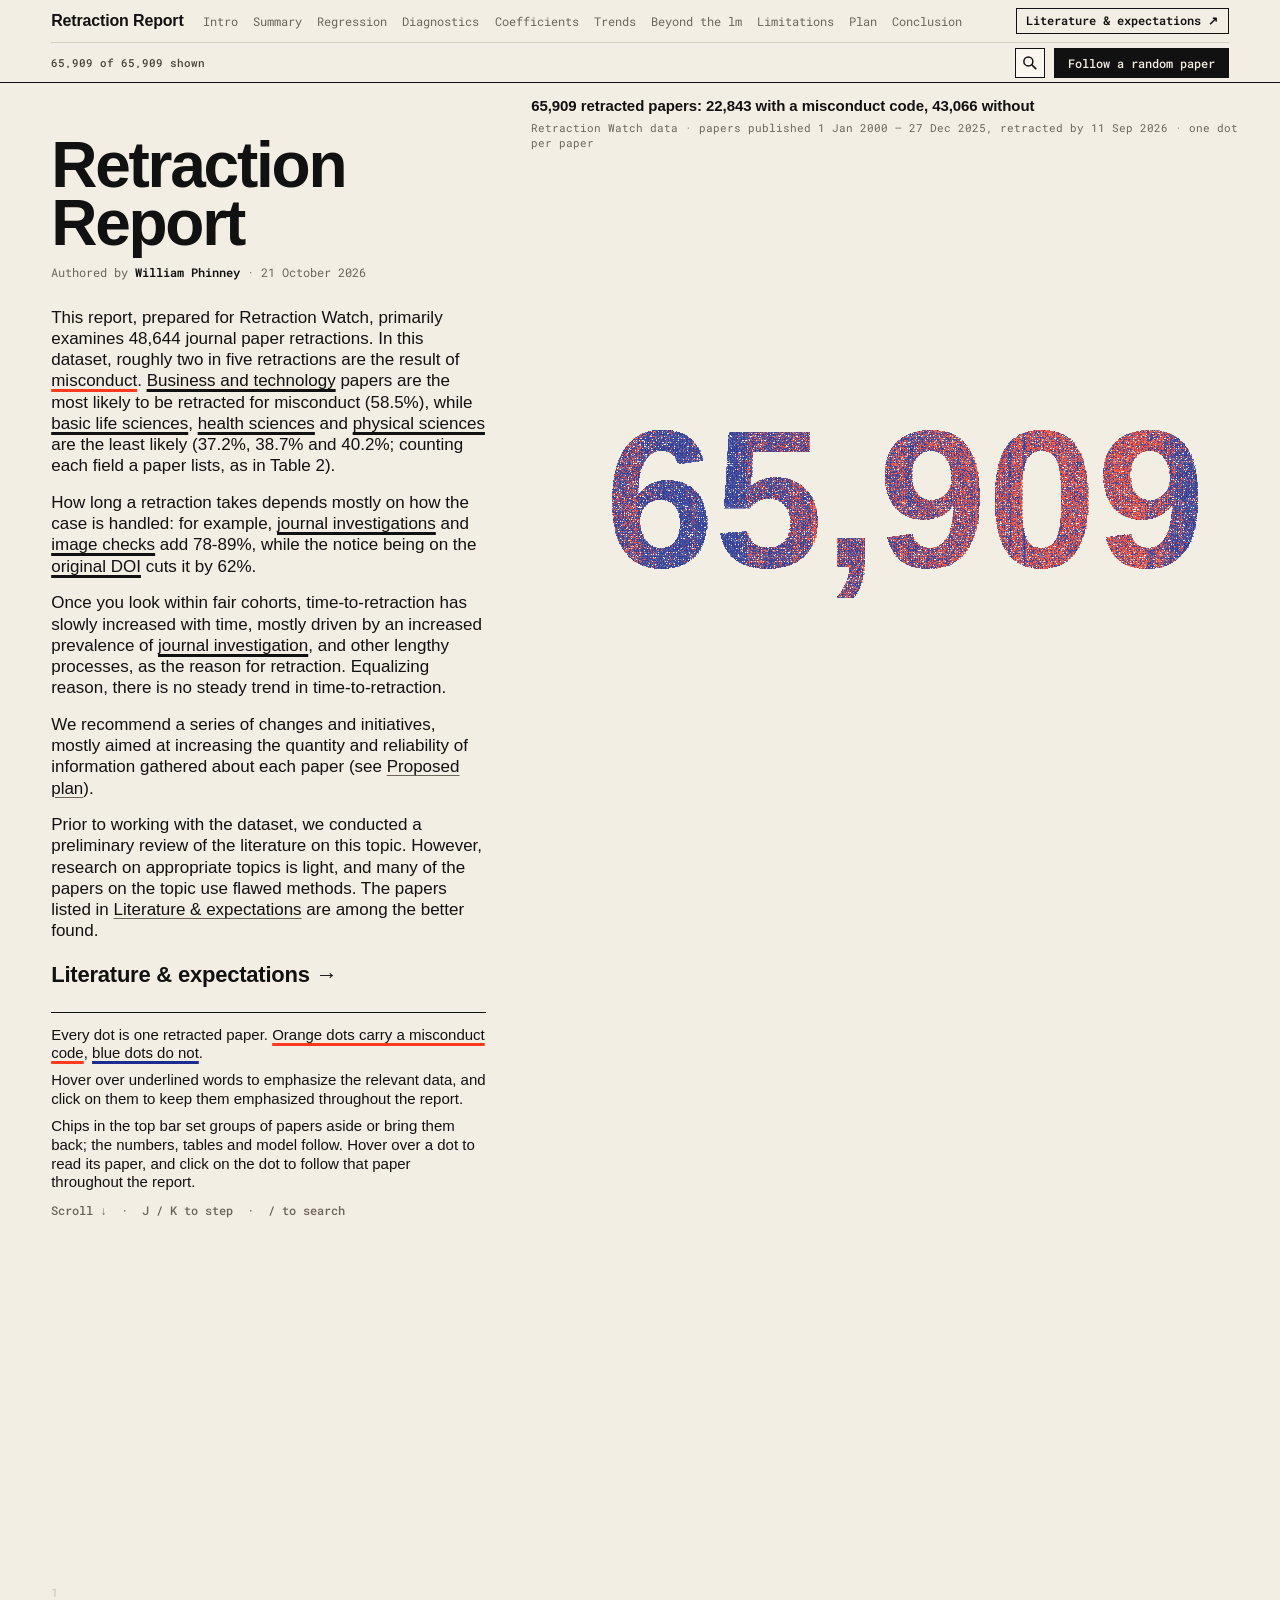
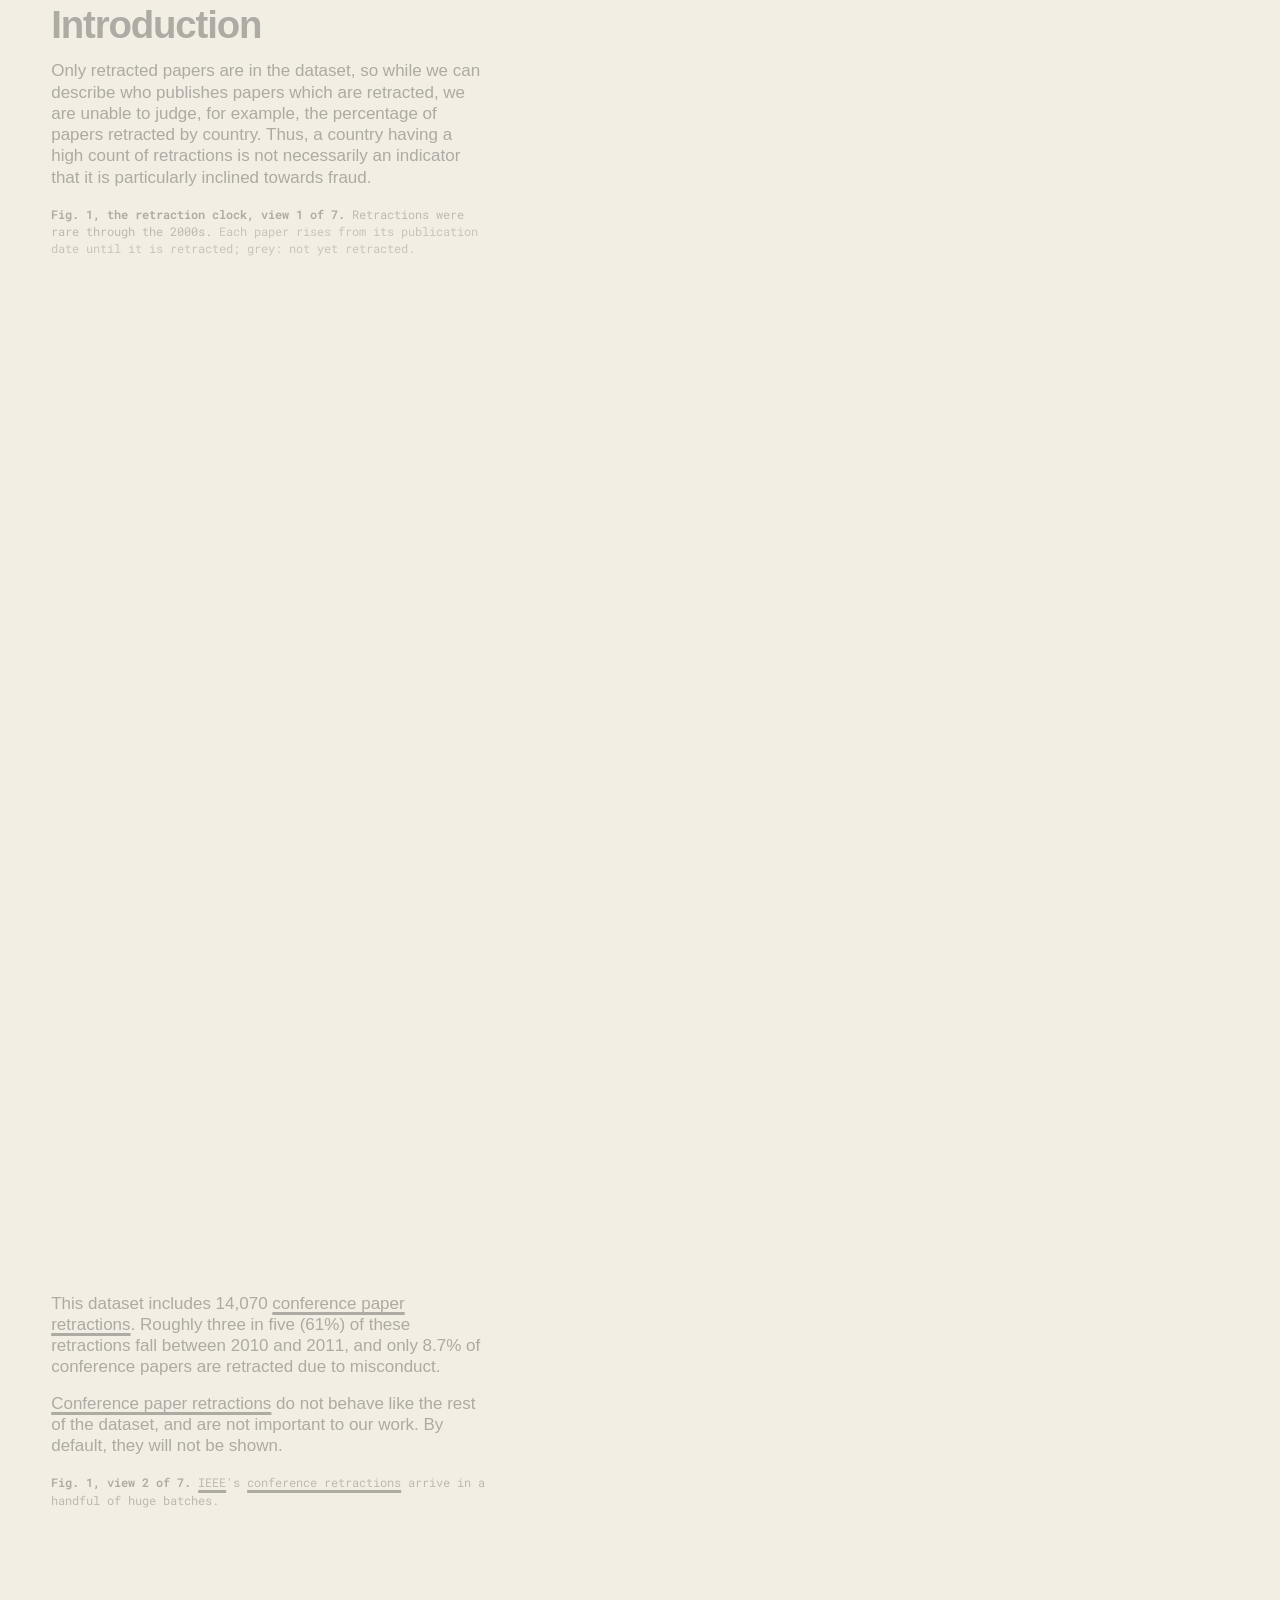
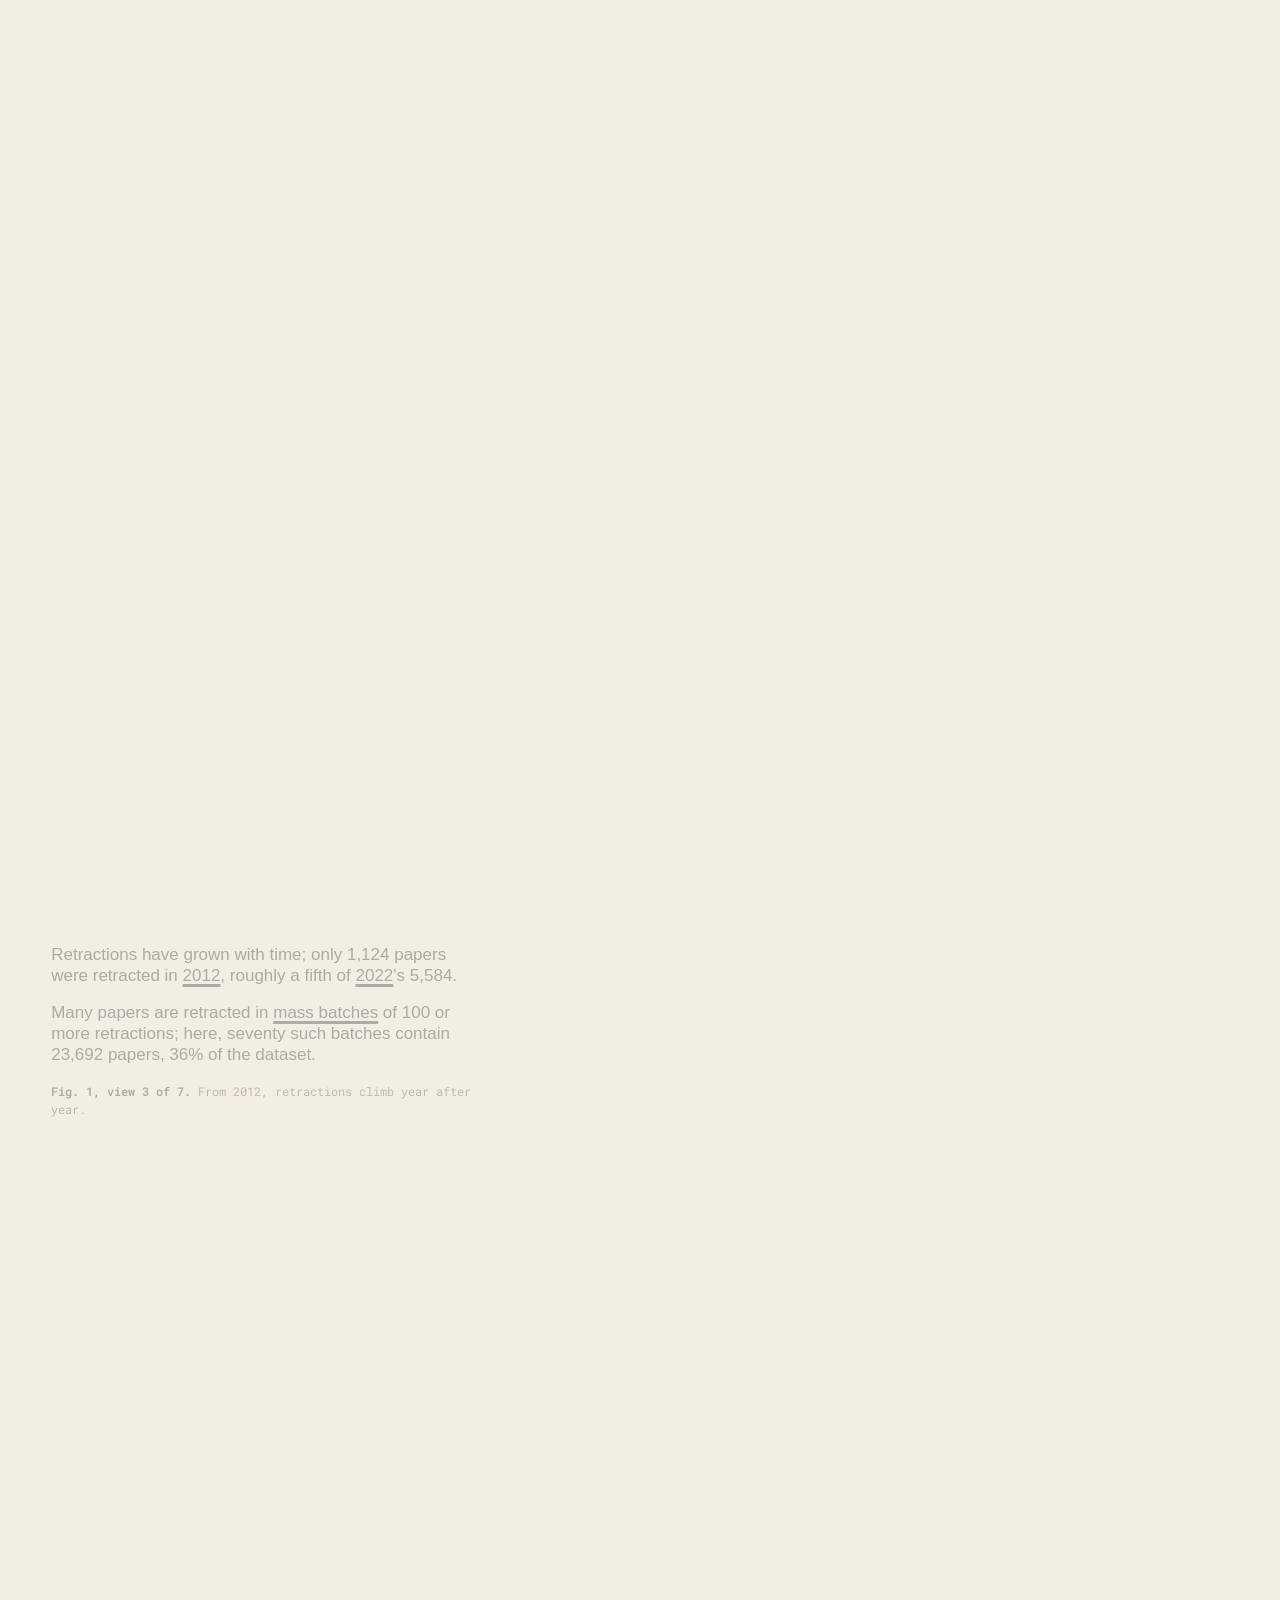
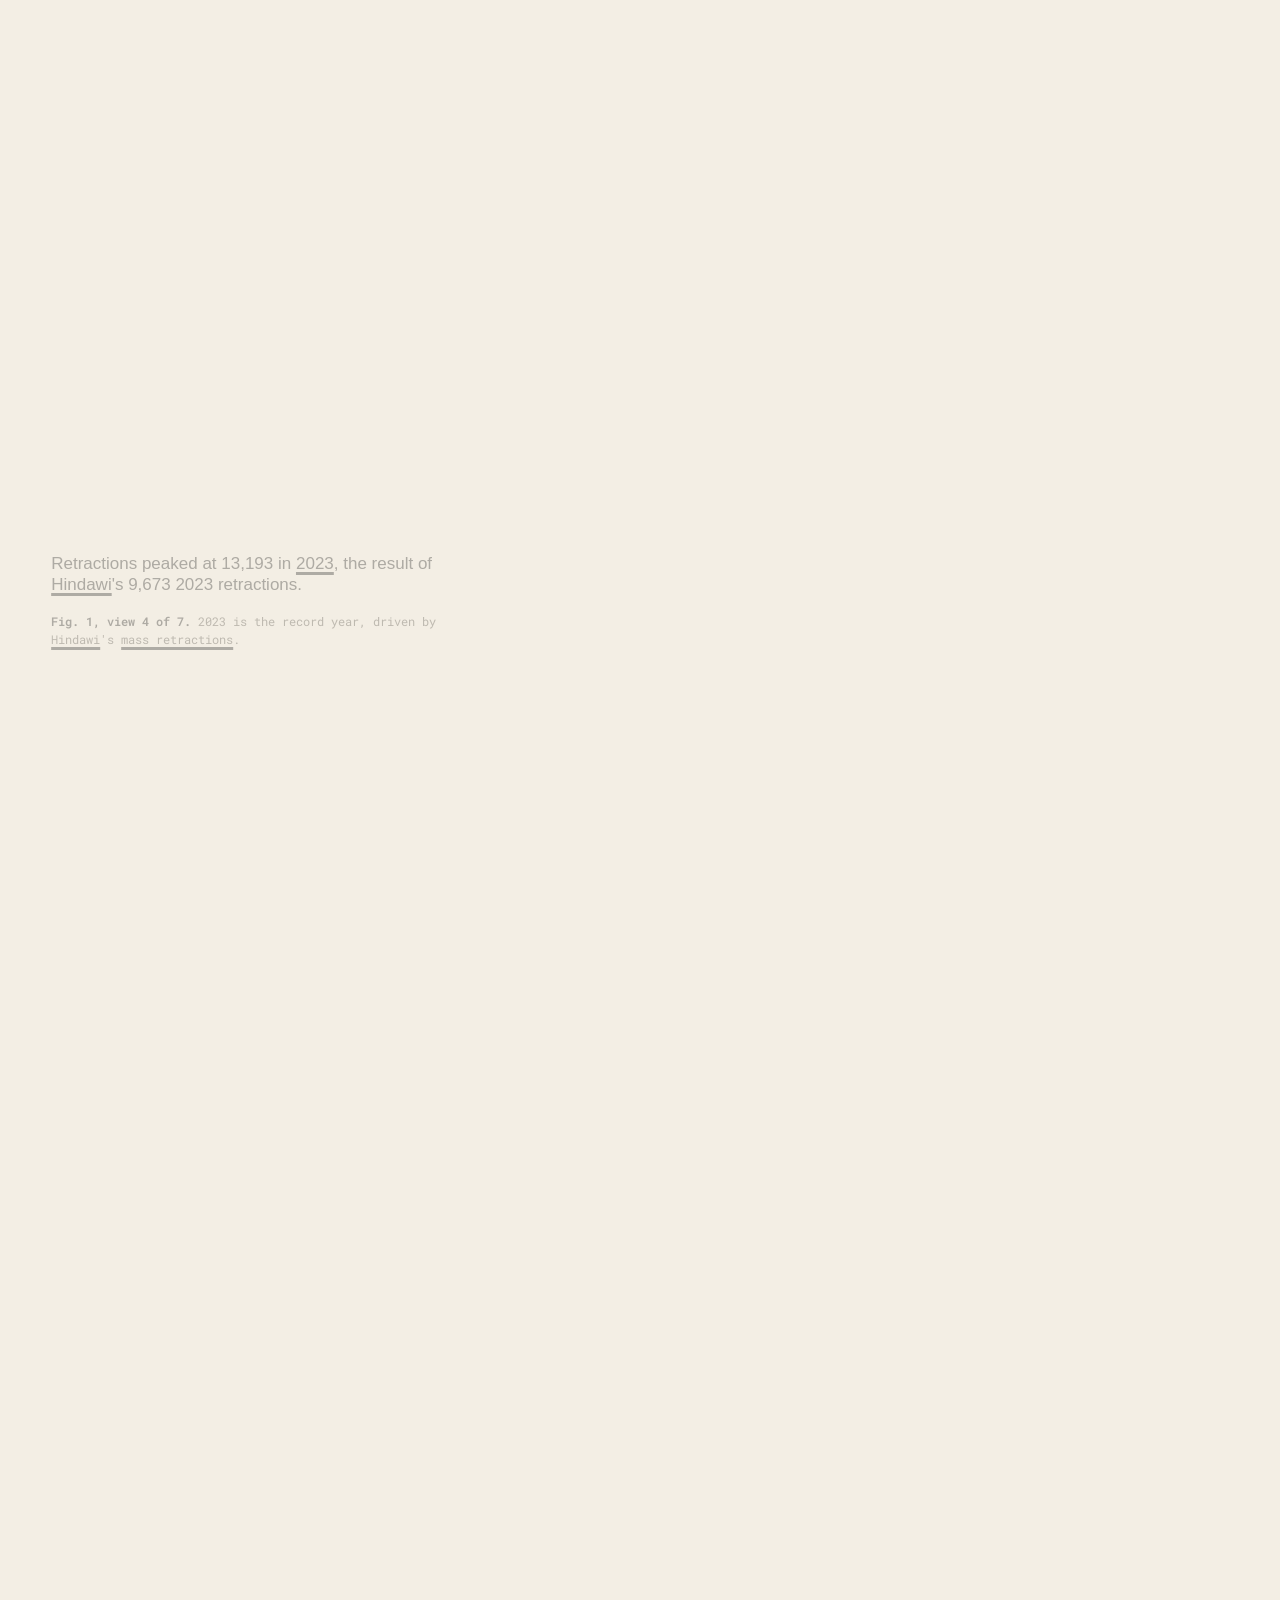
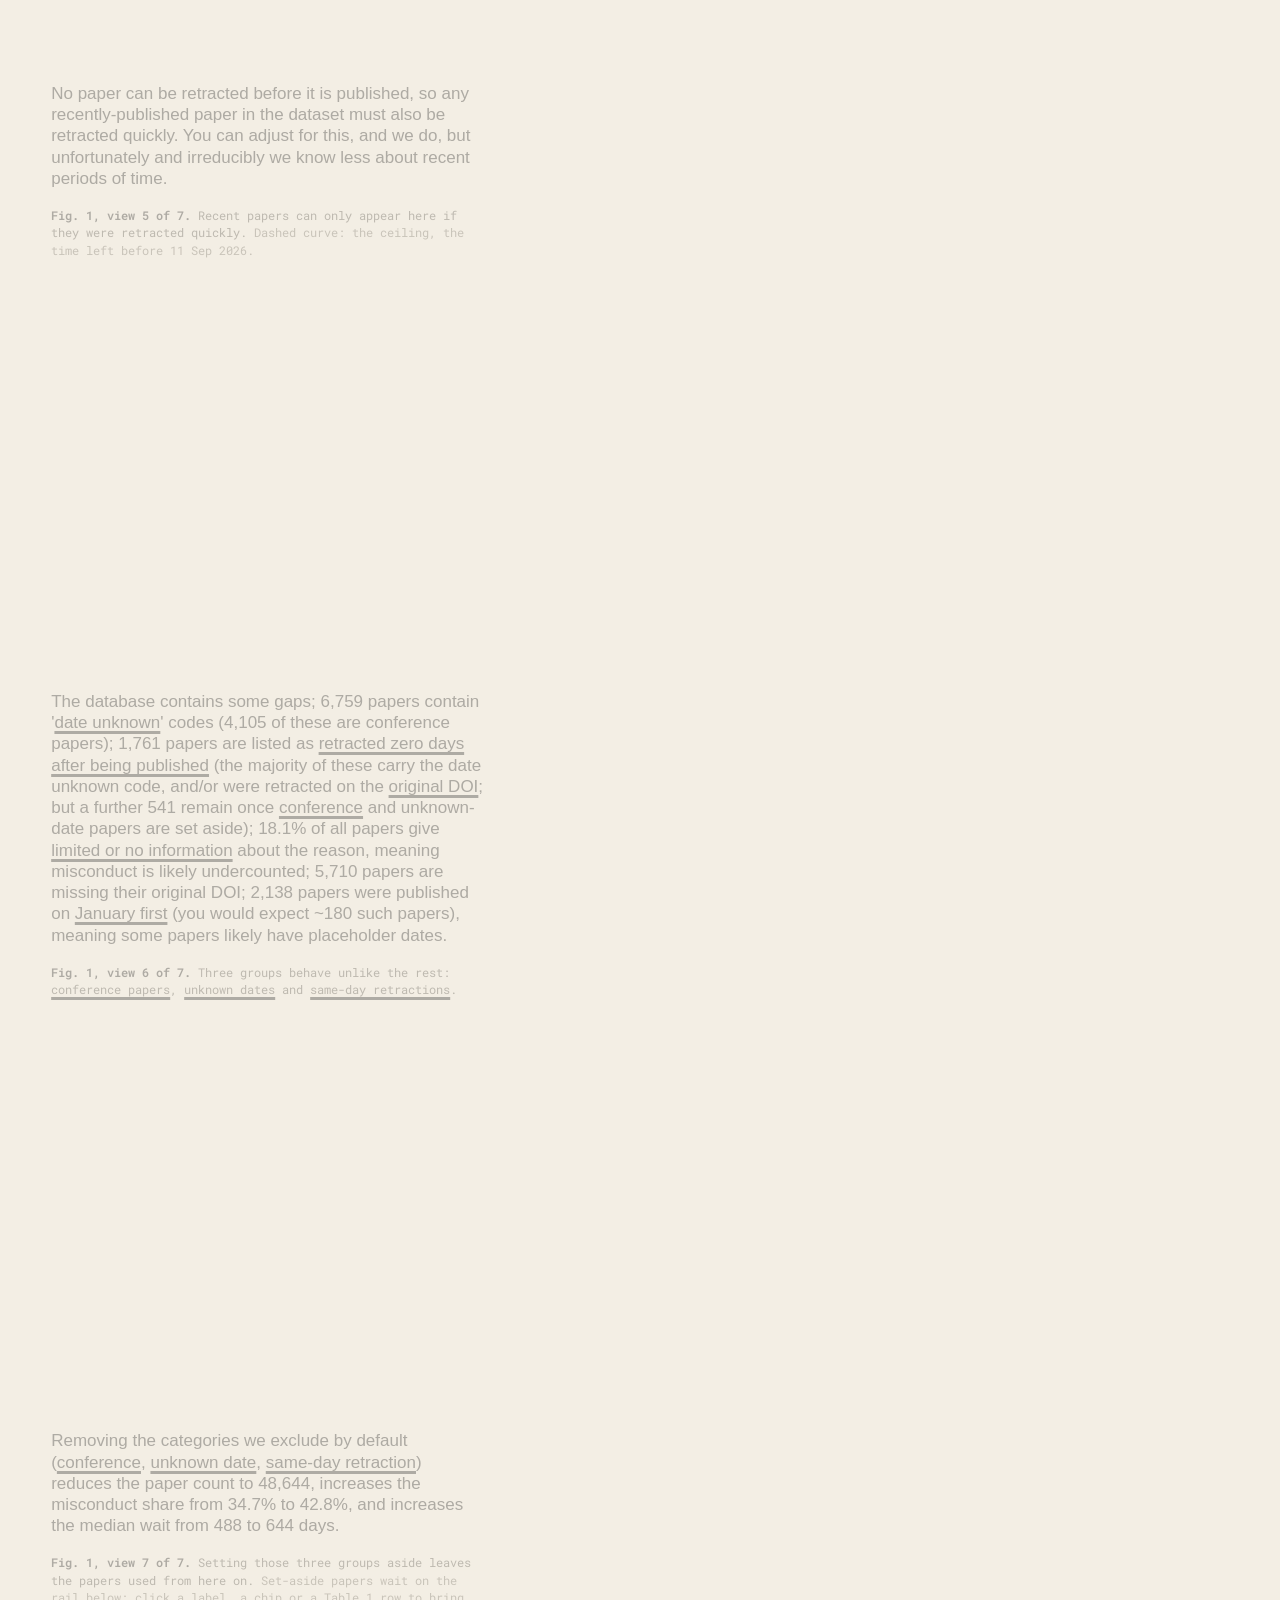
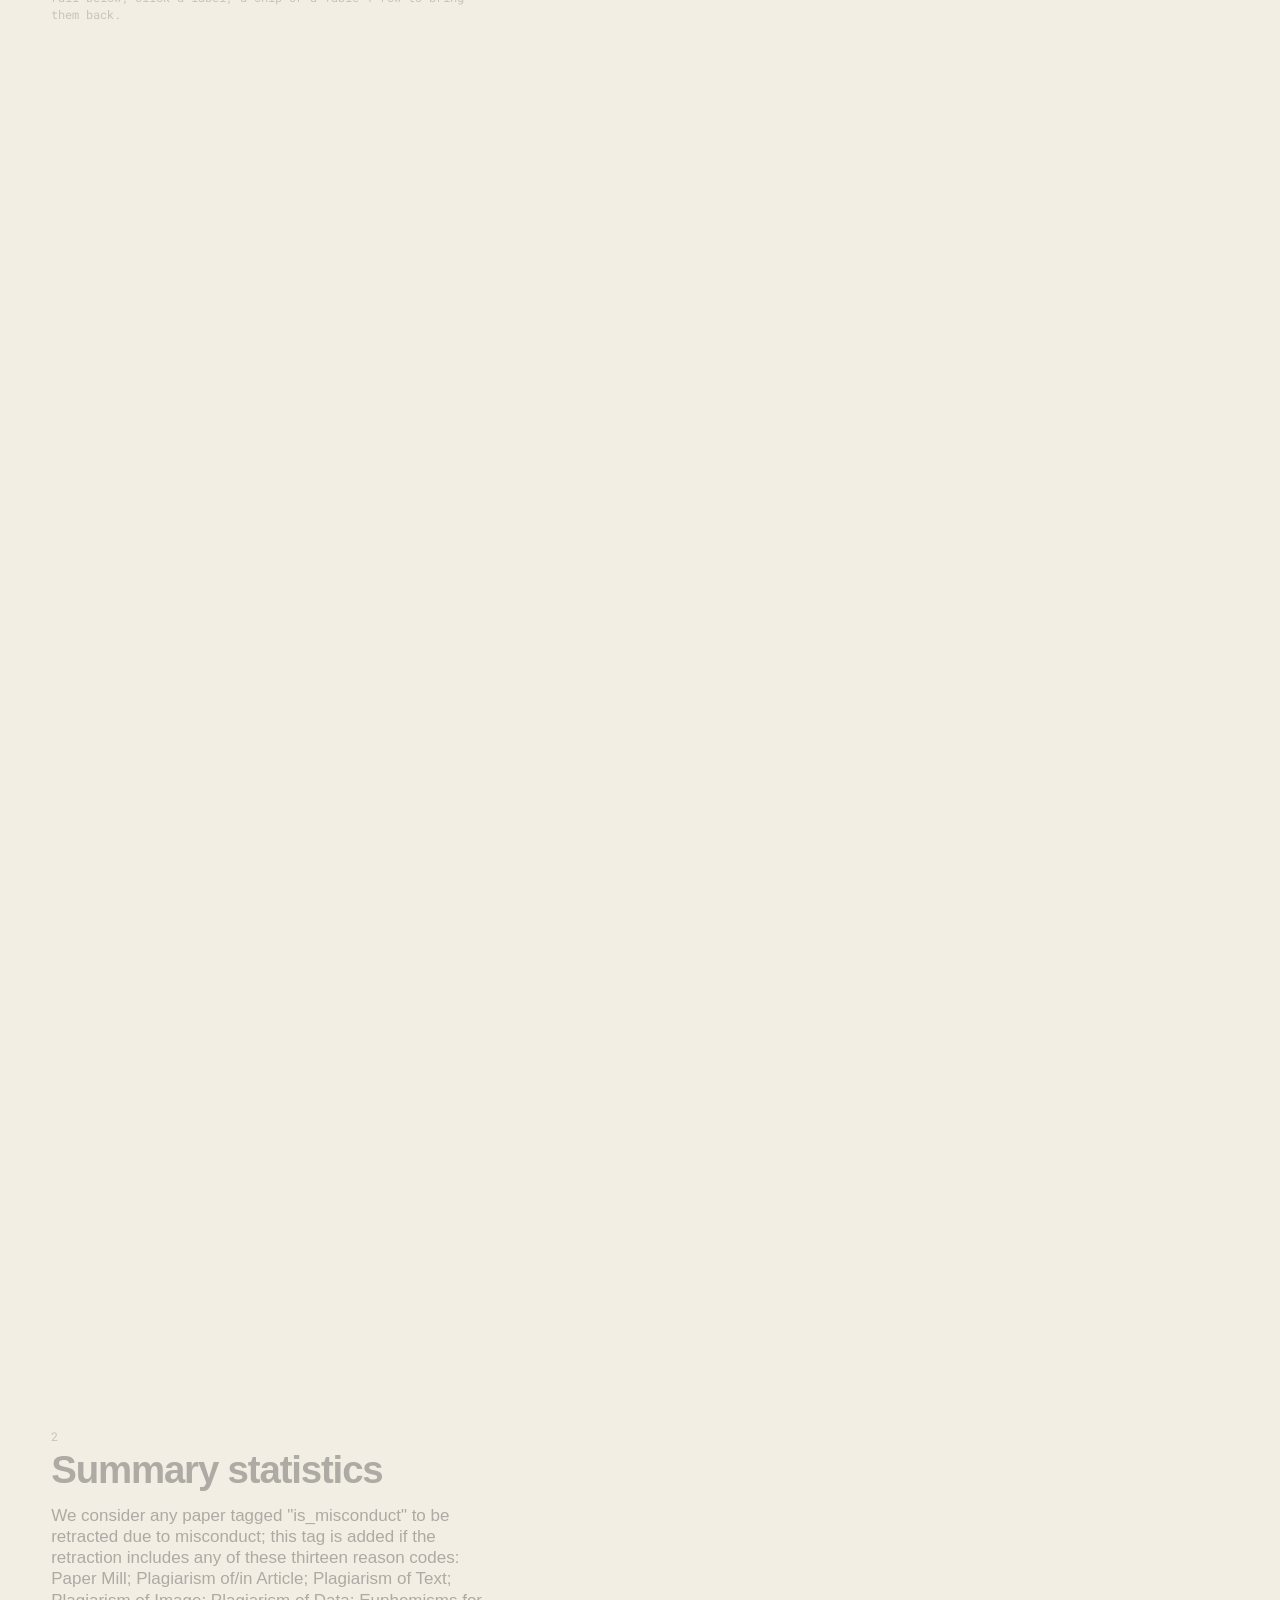
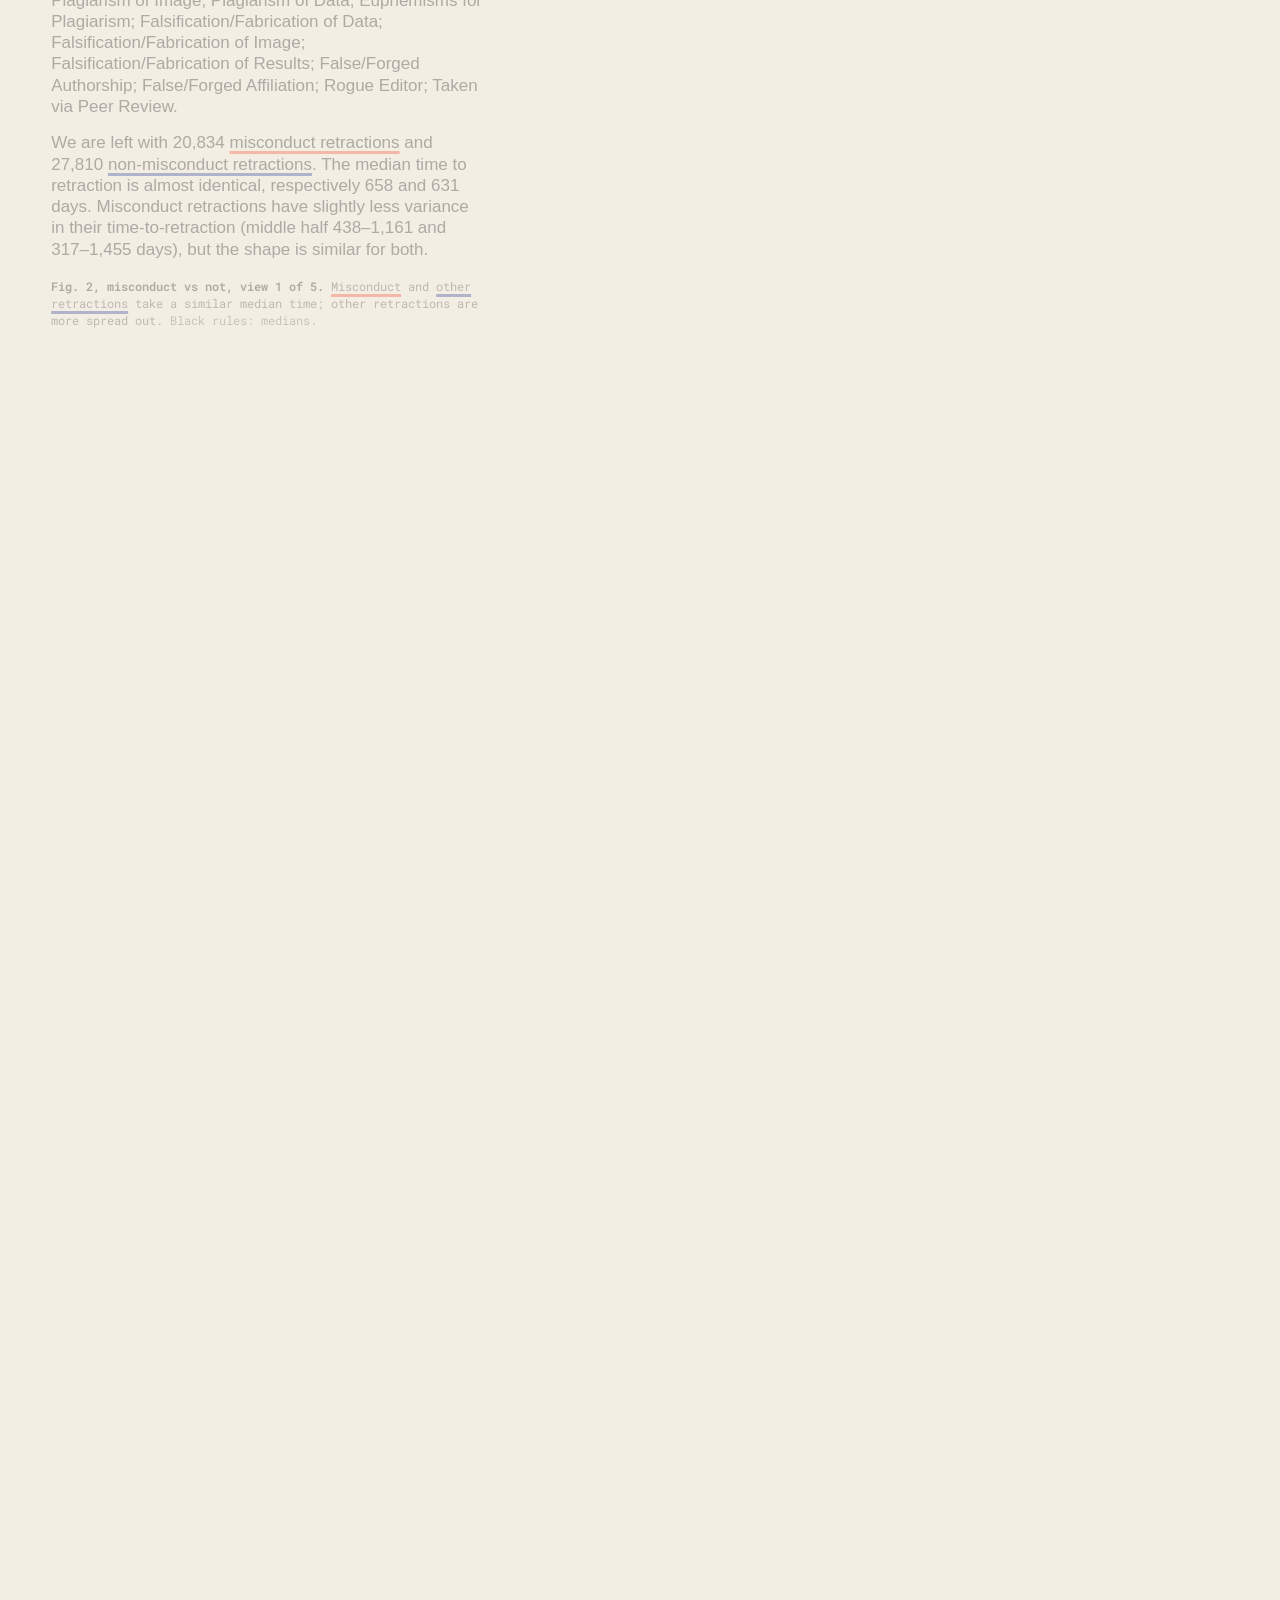
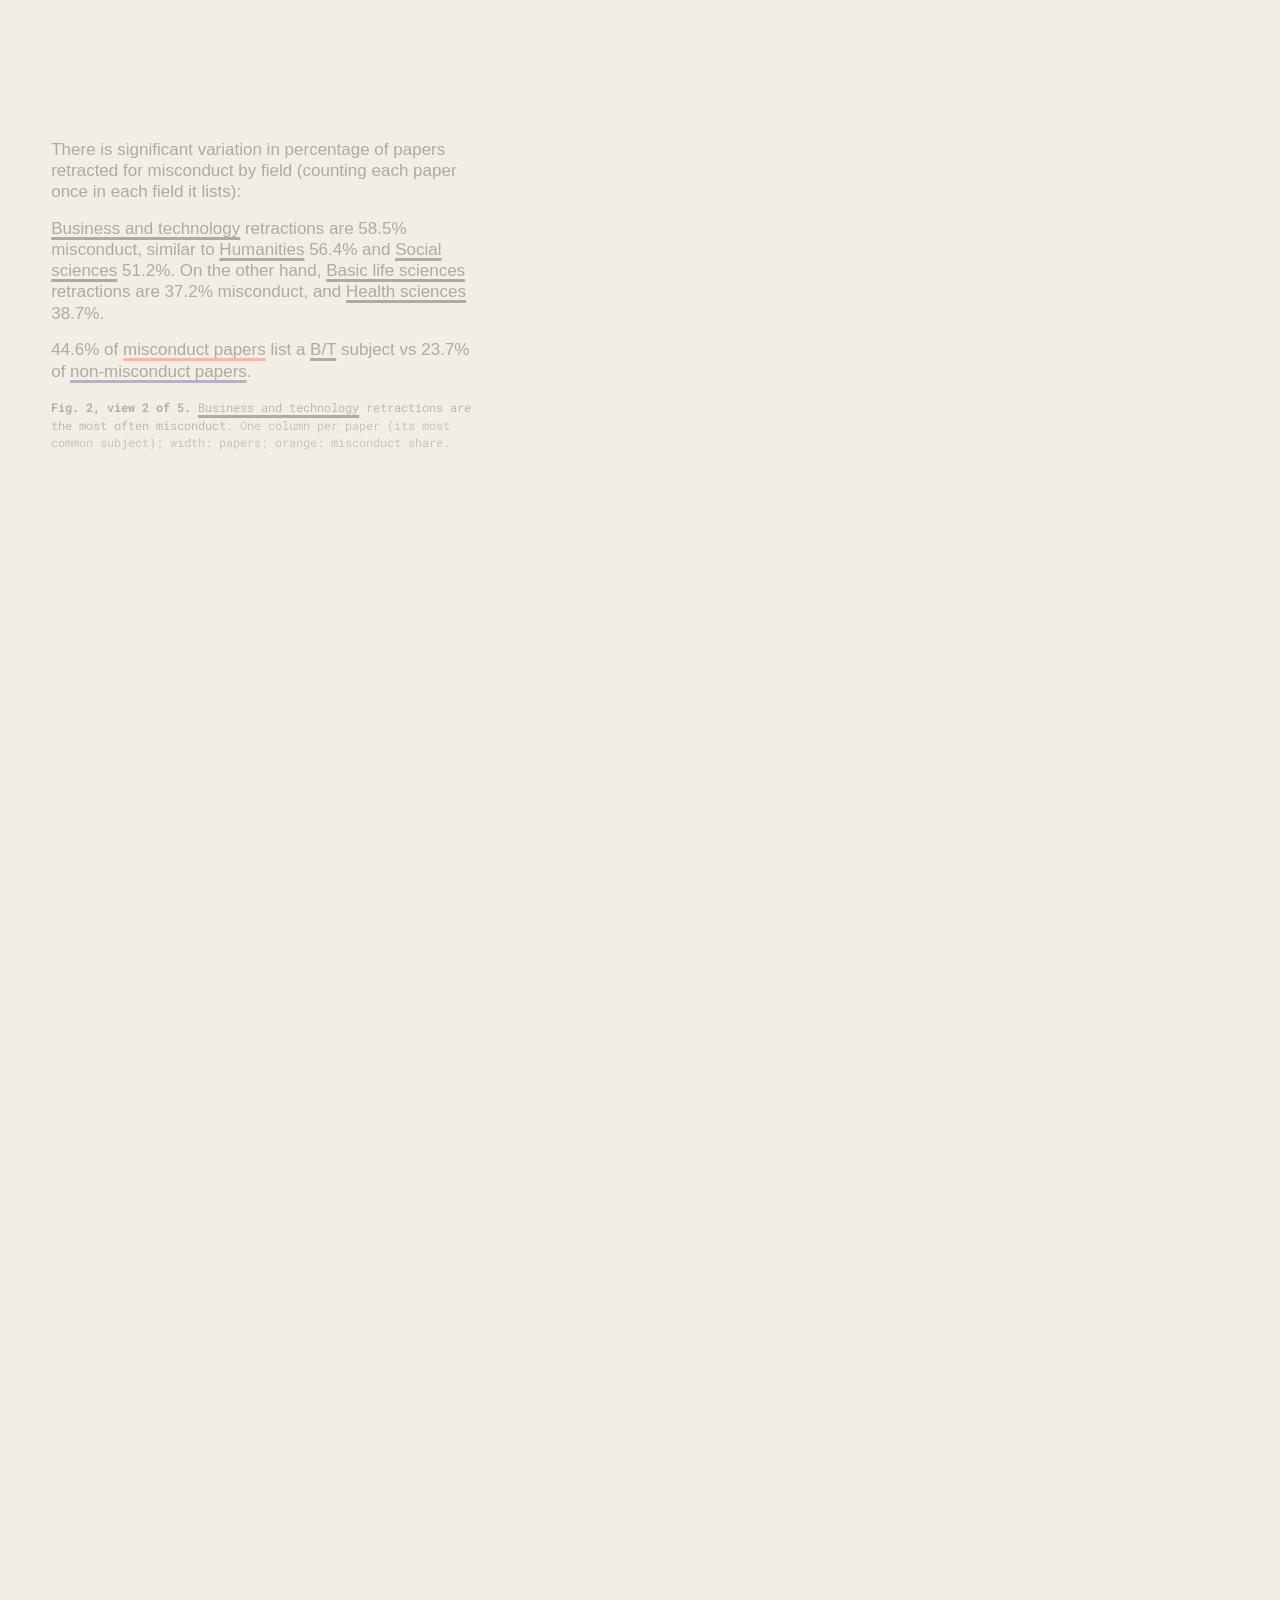
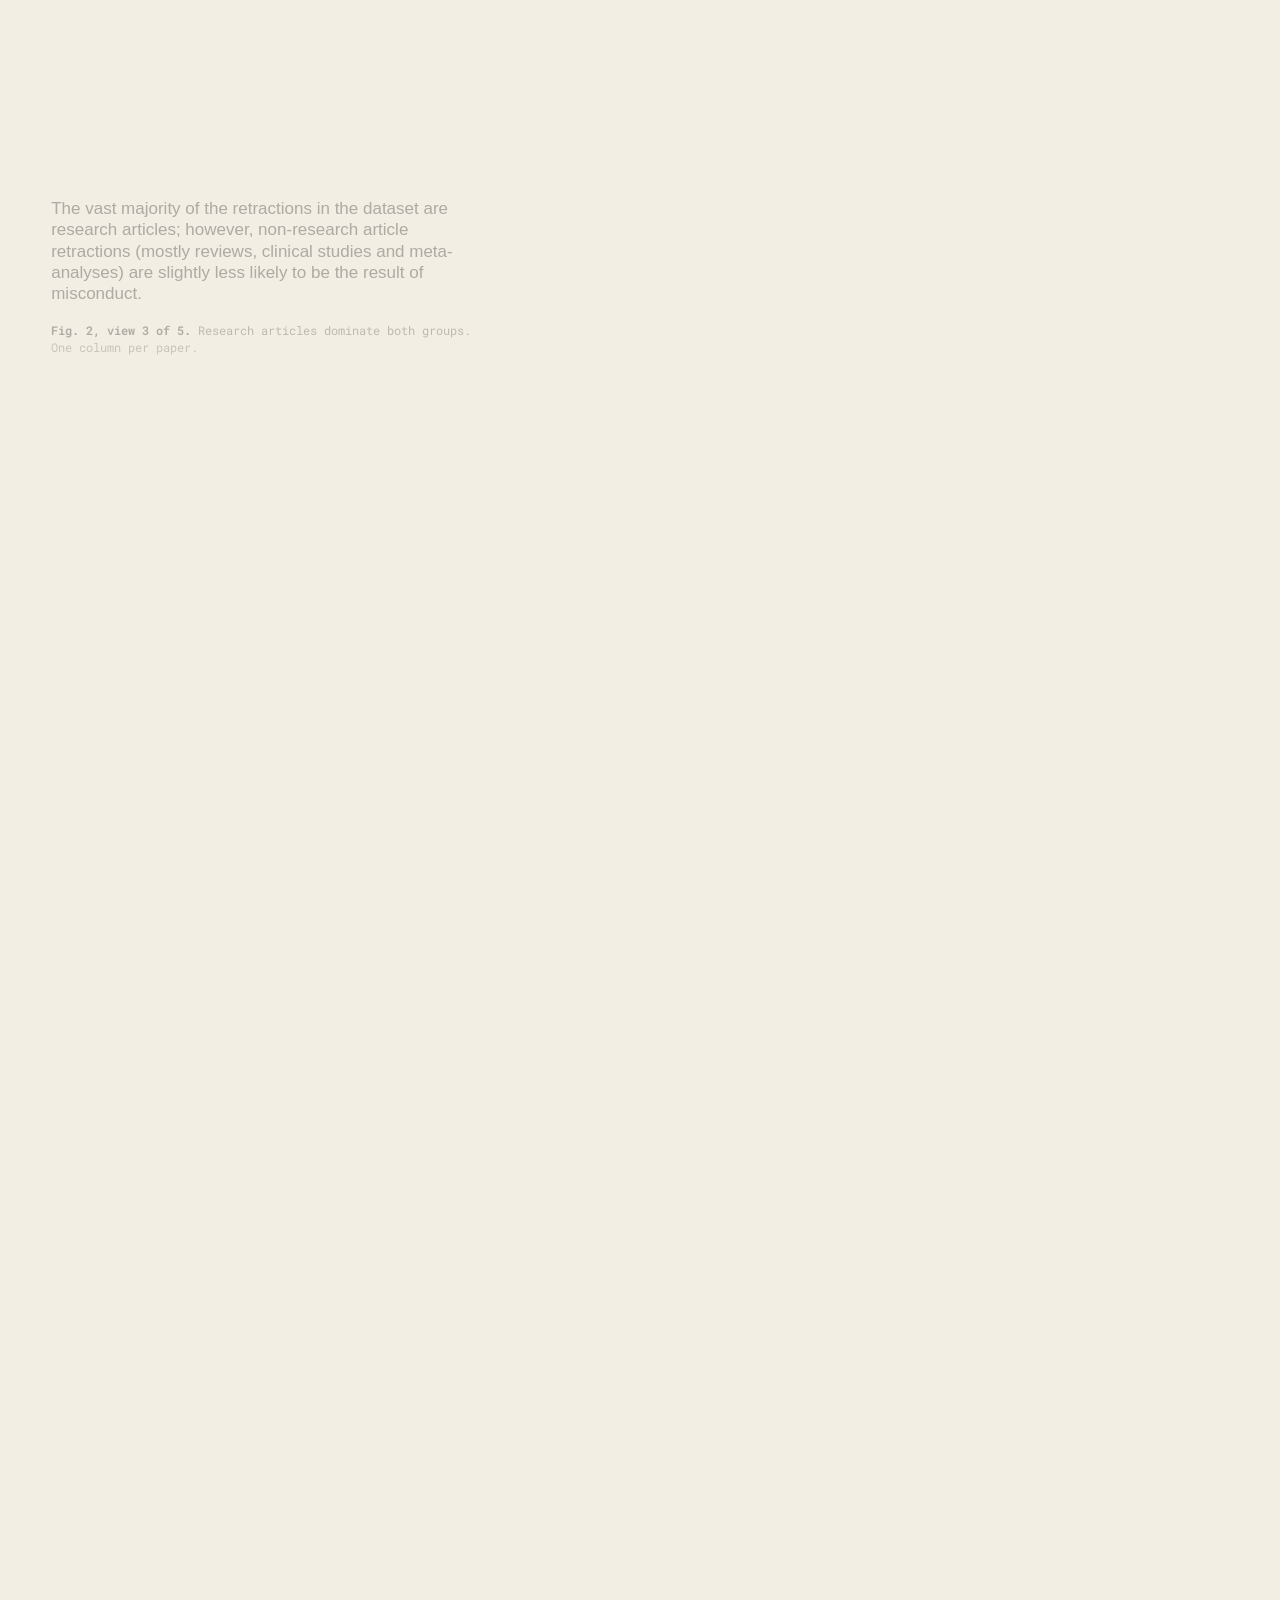
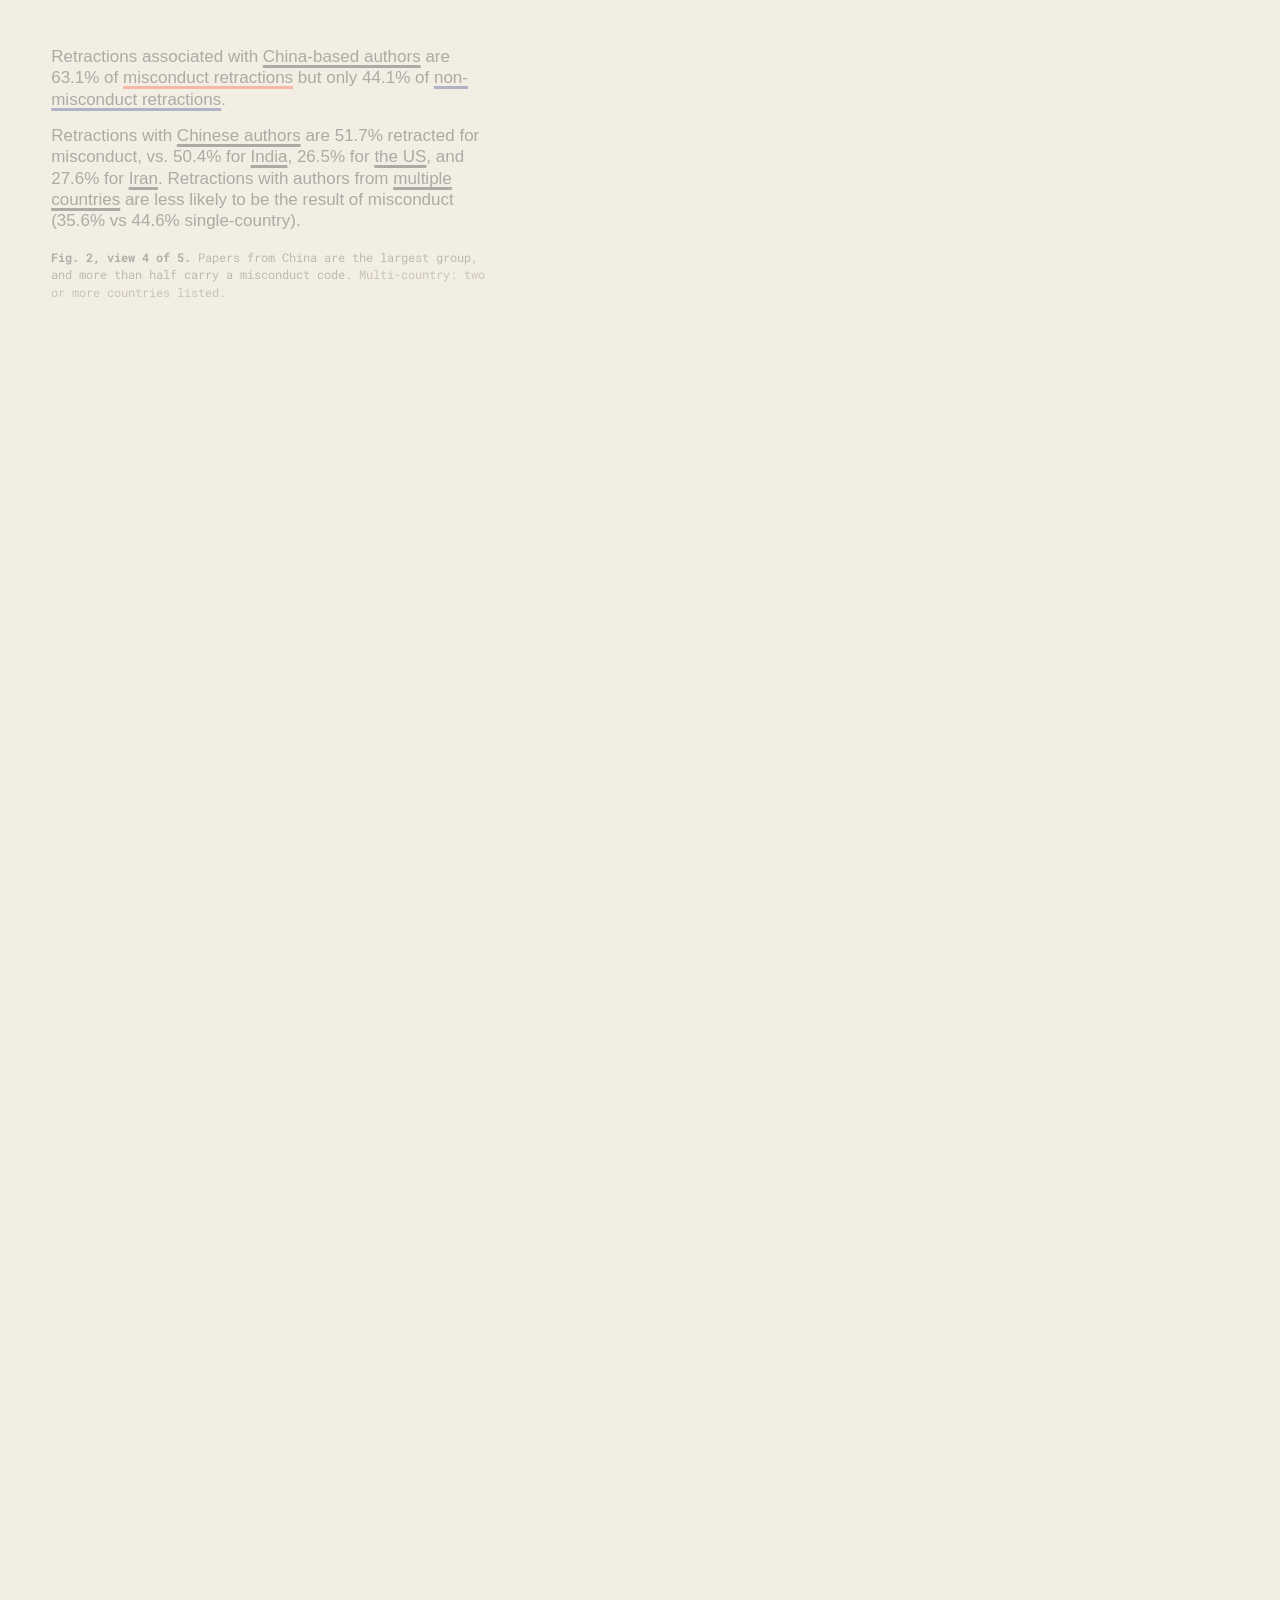
<file: index.html>
<!doctype html>
<html lang="en">
<head>
<meta charset="utf-8">
<meta name="viewport" content="width=device-width, initial-scale=1, viewport-fit=cover">
<title>Retraction Report</title>
<meta name="description" content="A report for Retraction Watch on 65,909 retracted papers, 2000 to 2026.">
<link rel="preconnect" href="https://fonts.googleapis.com">
<link rel="preconnect" href="https://fonts.gstatic.com" crossorigin>
<link rel="stylesheet" href="https://fonts.googleapis.com/css2?family=Roboto+Mono:wght@400;500;600&display=swap">
<style>
/* Layout: split from the first screen. A text column on the left scrolls; one fixed figure frame on the right holds
   65,909 dots, one per retracted paper. The frame and its axes stay put; only ticks slide and dots move. Set-aside
   groups park on a labelled rail under the frame.
   Colour: Type Garden "Paper" theme (single light theme by design). Type: MIT brand standard, Neue Haas Grotesk
   (Display above 20px, Text at 20px and below; Helvetica Neue / Arial fallbacks), Roboto Mono for data and UI labels. */
:root{
  --paper:#F3EEE4;   /* Paper background */
  --ink:#111111;     /* Paper type; also the spotlight colour for highlighted papers */
  --flower:#FF3B1F;  /* Paper flower: papers with a misconduct code */
  --leaf:#1C2B8F;    /* Paper stem & leaf: papers without one */
  --petal:#FFD2C4;   /* Paper flower line: chips, hover, selection */
  --ink-2:#47433B; --ink-3:#6B655A; --rule:#D8CFBF; --card:#FAF7F1;
  --neutral:#5C564C; /* dots when colour is not the point */
  --ctx:#CDC3B2;     /* dots pushed back behind a summary line */
  --pend:#ABA394;    /* published, not yet retracted */
  --dim:#E2DBCF;     /* outside the current selection */
  --shadow:rgba(17,17,17,.13);
  --display:"neue-haas-grotesk-display","Neue Haas Grotesk Display Pro","Neue Haas Grotesk Display","Helvetica Neue",Helvetica,Arial,sans-serif;
  --text:"neue-haas-grotesk-text","Neue Haas Grotesk Text Pro","Neue Haas Grotesk Text","Helvetica Neue",Helvetica,Arial,sans-serif;
  --mono:"Roboto Mono",ui-monospace,Menlo,Consolas,monospace;
  --col-left:max(16px,4vw); --col-w:min(29rem,34vw);
  color-scheme:light;
}

*,*::before,*::after{box-sizing:border-box}
[hidden]{display:none!important}
html{-webkit-text-size-adjust:100%}
body{margin:0;background:var(--paper);color:var(--ink);font:400 1.0625rem/1.25 var(--text);-webkit-font-smoothing:antialiased;overflow-x:hidden}
a{color:inherit;text-decoration-thickness:1px;text-underline-offset:3px;text-decoration-color:var(--ink-3)}
a:hover{text-decoration-color:var(--ink)}
:focus-visible{outline:2px solid var(--ink);outline-offset:2px}
p{margin:0 0 .9em}
::selection{background:var(--petal)}

/* words that are also data: hover to light up their papers, click to carry them through the report */
.hl{text-decoration:underline;text-decoration-thickness:3px;text-underline-offset:3px;text-decoration-skip-ink:none;cursor:pointer;border-radius:2px}
.hl.a{text-decoration-color:var(--leaf)} .hl.b{text-decoration-color:var(--flower)} .hl.k{text-decoration-color:var(--ink)} .hl.g{text-decoration-color:var(--pend);cursor:default}
.hl:hover,.hl.cued{background:var(--petal)}
.hl{transition:background-color .25s ease}
/* words that set a group aside or bring it back */
.wk{font:inherit;color:inherit;background:none;border:0;padding:0 .1em;cursor:pointer;text-decoration:underline dashed;text-decoration-thickness:2px;text-underline-offset:3px}
.wk:hover{background:var(--petal)}
/* live numbers: re-rendered for the papers shown, briefly marked when they change */
.live{border-radius:2px;transition:background-color .8s ease}
.live.flash{background-color:var(--petal);transition:none}
.live.bad{color:var(--flower);font-family:var(--mono)}

/* ---------- the field ---------- */
#gl,#ov{position:fixed;inset:0;width:100vw;height:100vh;display:block}
#gl{z-index:0;transition:opacity .14s ease}
#gl.fade{opacity:0}
.plotbg{display:none}
#ov{z-index:1;pointer-events:none;overflow:visible}
#ov text{font-family:var(--mono);fill:var(--ink-2);font-size:10.5px;font-variant-numeric:tabular-nums}
#ov .t-tick{fill:var(--ink-3);font-size:10px}
#ov .t-ax{fill:var(--ink-2);font-size:10.5px;font-weight:500}
#ov .t-lab{font-family:var(--text);fill:var(--ink);font-size:12px;font-weight:700}
#ov .t-lab-in{font-family:var(--text);font-size:12px;font-weight:700}
#ov .t-num{fill:var(--ink-3);font-size:10px}
#ov .t-big{font-family:var(--display);fill:var(--ink);font-size:40px;font-weight:700;letter-spacing:-.02em}
#ov .t-anno{font-family:var(--text);fill:var(--ink);font-size:12px}
#ov .t-anno-b{font-family:var(--text);fill:var(--ink);font-size:12px;font-weight:700}
#ov .t-chip{fill:var(--ink);font-size:10.5px;font-weight:500}
#ov .t-rail{font-family:var(--text);fill:var(--ink);font-size:11px;font-weight:700}
#ov .t-rail-n{fill:var(--ink-2);font-size:10px}
#ov .t-rail-n.lit{fill:var(--ink);font-weight:700}
#ov .t-rail-0{fill:var(--ink-3);font-size:10px}
#ov .on-leaf{fill:var(--paper)} #ov .on-flower{fill:var(--ink)}
#ov .chip{fill:var(--petal)}
#ov .halo,#ov #layers text:not(.t-lab-in),#ov #railg text{stroke:var(--paper);stroke-width:3.5px;stroke-linejoin:round;paint-order:stroke}
#ov .ax,#ov .tk line{stroke:var(--ink);stroke-width:1;fill:none}
#ov .ref{stroke:var(--ink);stroke-width:1.25;fill:none;stroke-dasharray:4 4}
#ov .ref-l{stroke:var(--ink-3);stroke-width:1;fill:none;stroke-dasharray:3 4}
#ov .lead{stroke:var(--ink);stroke-width:1;fill:none}
#ov .thread{stroke:var(--ink-3);stroke-width:.7;opacity:.55;fill:none}
#ov .lead-l{stroke:var(--ink-3);stroke-width:.8;fill:none}
#ov .ahead{stroke:var(--ink);stroke-width:1.1;fill:var(--ink);fill-opacity:.04;stroke-dasharray:3 2.5}
#ov .ahead-w{stroke:var(--ink);stroke-width:1;fill:none}
#ov .ref-dot{stroke:var(--ink);stroke-width:2.2;fill:none;stroke-dasharray:0 4.5;stroke-linecap:round}
#ov .t-pc{font-family:var(--text);fill:var(--ink);font-size:12px;font-weight:700}
#ov .t-cn{font-family:var(--text);fill:var(--ink);font-size:12px;font-weight:400}
#ov .t-ref{font-family:var(--text);fill:var(--ink);font-size:12px;font-weight:700}
@media(max-width:899px){#ov .t-pc,#ov .t-cn,#ov .t-ref{font-size:11px}}
#ov .front{stroke:var(--ink);stroke-width:1.25;fill:none}
#ov .shade{fill:var(--ink);opacity:.05}
#ov .ghost{fill:none;stroke:var(--ink-3);stroke-width:1.25;stroke-dasharray:2 3}
#ov .bar-a{fill:var(--leaf)} #ov .bar-b{fill:var(--flower)}
#ov .l-a,#ov .l-b,#ov .l-k{fill:none;stroke-width:2.75;stroke-linecap:round;stroke-linejoin:round}
#ov .l-a{stroke:var(--leaf)} #ov .l-b{stroke:var(--flower)} #ov .l-k{stroke:var(--ink)}
#ov .tick-k{stroke:var(--ink);stroke-width:1.5;fill:none}
#ov .l-k2{fill:none;stroke:var(--ink);stroke-width:2;stroke-linejoin:round}
#ov .brk{fill:none;stroke:var(--ink);stroke-width:1.5}
#ov .l-dash{fill:none;stroke:var(--ink);stroke-width:2.25;stroke-dasharray:7 5;stroke-linecap:round}
#ov .l-thin{fill:none;stroke:var(--ink-3);stroke-width:1.4}
#ov .band{fill:var(--petal);opacity:.75}
#ov .yhit{fill:transparent;pointer-events:all}
#ov .yhit:hover,#ov .yhit.on{fill:var(--ink);fill-opacity:.05}
.ytip{pointer-events:none}
#ov .arr{stroke:var(--ink);stroke-width:2.25;fill:none;stroke-linecap:round;stroke-linejoin:round}
#ov .t-shift{font-family:var(--display);fill:var(--ink);font-size:22px;font-weight:700}
#ov .tick-o{stroke:var(--ink);stroke-width:2.5;fill:none}
#ov .under{stroke:var(--paper);stroke-width:7px;fill:none;stroke-linecap:round;stroke-linejoin:round}
#ov .ring{fill:none;stroke:var(--ink);stroke-width:1.75}
#ov .ring-h{fill:none;stroke:var(--ink);stroke-width:1.25}
#ov .hit{fill:transparent;pointer-events:all;cursor:pointer}
#ov .hit:hover{stroke:var(--ink);stroke-width:1.5}
#ov .railhit{fill:transparent;pointer-events:all;cursor:pointer}
#ov .railblk:hover .railhit{stroke:var(--ink);stroke-width:1.25;stroke-dasharray:3 2}
#ov .railblk:hover .t-rail{text-decoration:underline}
#ov .railbase{stroke:var(--rule);stroke-width:1;stroke-dasharray:2 3;fill:none}
#ov .layer{transition:opacity .4s ease}
#ov .layer.out{opacity:0}
#ov .axis{transition:opacity .35s ease}
#ov .tk{transition:transform .55s cubic-bezier(.45,0,.2,1),opacity .35s ease}
#ov .tk text{transition:opacity .3s ease}
#ov .axis .t-ax{transition:opacity .2s ease}
#railg{transition:opacity .3s ease}

/* figure headline: the point, stated on the figure */
.fighead{position:fixed;z-index:6;pointer-events:none;transition:opacity .16s ease}
.fighead.swap{opacity:0}
.fighead .fh{font:700 15px/1.15 var(--text);color:var(--ink);letter-spacing:-.005em;max-width:52em;text-wrap:balance;display:-webkit-box;-webkit-line-clamp:3;-webkit-box-orient:vertical;overflow:hidden}
.fighead .fn{font:500 10.5px/1 var(--mono);color:var(--ink-3);margin-right:.7em;letter-spacing:0;white-space:nowrap}
.fighead .fn:empty{display:none}
.fighead .fs{font:400 10.5px/1.45 var(--mono);color:var(--ink-3);margin-top:.4rem;display:-webkit-box;-webkit-line-clamp:2;-webkit-box-orient:vertical;overflow:hidden}
.fighead .hl,.fighead .ctl,.fighead .wk{pointer-events:auto}

/* ---------- top bar: navigation row, then the data row ---------- */
.bar{position:fixed;top:0;left:0;right:0;z-index:20;padding-top:env(safe-area-inset-top,0px);background:var(--paper);border-bottom:1px solid var(--ink);
  display:grid;grid-template-columns:auto minmax(0,1fr) auto;grid-template-areas:"brand toc lit" "row2 row2 row2";column-gap:1.2rem;padding-inline:var(--col-left)}
.brand{grid-area:brand;align-self:center;font:700 1rem/1 var(--text);letter-spacing:-.01em;text-decoration:none;white-space:nowrap;height:42px;display:flex;align-items:center}
.toc{grid-area:toc;min-width:0;overflow-x:auto;scrollbar-width:none}
.toc.ovf{-webkit-mask-image:linear-gradient(to right,#000 calc(100% - 2rem),transparent);mask-image:linear-gradient(to right,#000 calc(100% - 2rem),transparent)}
.toc::-webkit-scrollbar{display:none}
.toc ul{display:flex;gap:.95rem;list-style:none;margin:0;padding:0 1rem 0 0;height:42px;align-items:center}
.toc a{font:400 .72rem/1 var(--mono);color:var(--ink-3);text-decoration:none;white-space:nowrap;padding:.4rem 0}
.toc a:hover{color:var(--ink)}
.toc a[aria-current="true"]{color:var(--ink);font-weight:600;text-decoration:underline;text-decoration-color:var(--flower);text-decoration-thickness:2px;text-underline-offset:6px}
.litlink{grid-area:lit;align-self:center;font:600 .72rem/1 var(--mono);color:var(--ink);text-decoration:none;white-space:nowrap;border:1px solid var(--ink);padding:.42rem .6rem}
.litlink:hover{background:var(--petal)}
.litlink .short{display:none}
.row2{grid-area:row2;display:flex;align-items:center;gap:1rem;min-width:0;height:40px;border-top:1px solid var(--rule)}
.state{grid-area:state;display:flex;align-items:center;gap:.6rem;min-width:0;flex:1;overflow-x:auto;scrollbar-width:none}
.state::-webkit-scrollbar{display:none}
.shown{font:500 .7rem/1 var(--mono);color:var(--ink-2);white-space:nowrap;font-variant-numeric:tabular-nums}
.chips{display:flex;align-items:center;gap:.35rem}
.chip{display:inline-flex;align-items:center;gap:.4rem;font:500 .68rem/1 var(--mono);color:var(--ink);background:var(--card);border:1px solid var(--ink);border-radius:999px;padding:.34rem .6rem .34rem .5rem;cursor:pointer;white-space:nowrap;transition:background-color .3s ease,box-shadow .3s ease}
.chip i{width:.6rem;height:.6rem;border-radius:50%;background:var(--ink);flex:none}
.chip .ct{color:var(--ink-3);font-variant-numeric:tabular-nums}
.chip:hover{background:var(--petal)}
.chip[aria-pressed="false"]{border-style:dashed;background:transparent;color:var(--ink-3)}
.chip[aria-pressed="false"] i{background:transparent;border:1.5px solid var(--ink-3)}
.chip[aria-pressed="false"] .nm{text-decoration:line-through;text-decoration-thickness:1px}
.chip[aria-pressed="false"]:hover{background:var(--petal);color:var(--ink)}
.chips.raw .chip{cursor:help;border-style:solid}
.chip.cue{background:var(--petal);box-shadow:0 0 0 3px var(--petal)}
@keyframes chipin{0%{box-shadow:0 0 0 0 var(--flower)}60%{box-shadow:0 0 0 6px rgba(255,59,31,0)}100%{box-shadow:0 0 0 3px var(--petal)}}
.chip.cue.fresh{animation:chipin 1.1s ease 2}
.variant{display:inline-flex;align-items:center;gap:.45rem;font:500 .68rem/1 var(--mono);background:var(--petal);color:var(--ink);padding:.18rem .2rem .18rem .6rem;border-radius:999px;white-space:nowrap}
.variant .vs{display:none}
/* the state row tightens step by step only when its contents would not fit (fitBar() in 08-boot.js) */
.bar.t1 .variant .vl{display:none}.bar.t1 .variant .vs{display:inline}
.bar.t2 .chip .ct,.bar.t2 .shown .long{display:none}
.bar.t3 .chip .long{display:none}
.bar.t4 .selchip{max-width:9rem}
.variant button{font:600 .68rem/1 var(--mono);background:var(--ink);color:var(--paper);border:0;border-radius:999px;padding:.3rem .55rem;cursor:pointer}
.variant button:hover{background:var(--flower);color:var(--ink)}
.tools{grid-area:tools;display:flex;align-items:center;gap:.6rem;flex:none}
.selchip{display:inline-flex;align-items:center;gap:.35rem;font:500 .7rem/1 var(--mono);background:var(--petal);color:var(--ink);padding:.3rem .35rem .3rem .65rem;border-radius:999px;white-space:nowrap;max-width:16rem;overflow:hidden;text-overflow:ellipsis}
.selchip button{border:0;background:none;font:600 .75rem/1 var(--mono);color:var(--ink);cursor:pointer;padding:.1rem .3rem}
.search{position:relative;display:flex;align-items:center}
.sbtn{display:none;align-items:center;justify-content:center;width:30px;height:30px;border:1px solid var(--ink);background:var(--card);color:var(--ink);cursor:pointer;padding:0}
.sbtn:hover{background:var(--petal)}
@media (min-width:900px){
  /* desktop: a search icon; the field opens as a drop-down under it, so it never takes room from the chips */
  .sbtn{display:inline-flex}
  .search label{display:none;position:absolute;right:0;top:calc(100% + 7px);z-index:6;box-shadow:0 6px 18px rgba(17,17,17,.12)}
  .search.open label{display:block}
  .search.open .sbtn{background:var(--petal)}
  .search label input,.search label input[type=search]{width:17rem}
  #qn{top:calc(100% + 7px + 15px);transform:translateY(-50%);z-index:7}
  .search:not(.open) #qn{display:none}
}
.search input{font:400 .75rem/1 var(--mono);color:var(--ink);background:var(--card);border:1px solid var(--ink);border-radius:0;height:30px;width:13rem;padding:0 4.6rem 0 .65rem}
.search input::placeholder{color:var(--ink-3)}
.search input:focus{outline:none;box-shadow:0 0 0 3px var(--petal)}
#qn{position:absolute;right:.55rem;font:500 .68rem/1 var(--mono);color:var(--ink-2);pointer-events:none;font-variant-numeric:tabular-nums}
.btn{font:500 .75rem/1 var(--mono);color:var(--paper);background:var(--ink);border:1px solid var(--ink);border-radius:0;height:30px;padding:0 .8rem;cursor:pointer;white-space:nowrap}
.btn:hover{background:var(--flower);border-color:var(--flower);color:var(--ink)}
.prog{position:absolute;left:0;right:0;bottom:-1px;height:3px}
.prog i{display:block;height:100%;width:0;background:var(--flower)}

/* ---------- reading column ---------- */
main{position:relative;z-index:2;pointer-events:none}
main a,main button,main input,main table,main select,.card{pointer-events:auto}
.col{margin-left:var(--col-left);width:var(--col-w)}
.step{padding-bottom:48vh}
.step.tall{padding-bottom:115vh}
.step.last{padding-bottom:20vh}
.step.recap{padding-bottom:70vh}   /* phones: room to read the conclusion while its views play */
.step.recap .prose li{position:relative;cursor:default}
.step.recap .prose li::before{content:'';position:absolute;left:-1.55em;top:.25em;bottom:.25em;width:3px;background:var(--ink);opacity:0;transition:opacity .2s ease}   /* the bullet whose view is showing */
.step.recap .prose li.cur::before{opacity:1}
.step.hero{padding-top:calc(var(--bar-h,86px) + 6vh);padding-bottom:40vh}
.card{transition:opacity .45s ease;opacity:.3}
.card.on{opacity:1}
.sec-head{margin:0 0 1.1rem}
h1,h2,h3{text-wrap:balance}
h1{font:700 clamp(2.9rem,5vw,4.6rem)/.9 var(--display);letter-spacing:-.035em;margin:0 0 .8rem}
h2{font:700 clamp(2rem,3vw,2.8rem)/.92 var(--display);letter-spacing:-.03em;margin:0}
h2 .n,h3 .n{font-family:var(--mono);font-weight:400;font-size:.75rem;letter-spacing:0;color:var(--ink-3);display:block;margin-bottom:.6rem}
h3{font:700 1.375rem/.95 var(--display);letter-spacing:-.02em;margin:0 0 .8rem}
.kicker{font:400 1.25rem/1.2 var(--text);color:var(--ink-2);margin:0 0 1.2rem}
.prose{max-width:34em}
.prose ul,.prose ol{margin:0 0 .9em;padding-left:1.2em}
.prose li{margin:0 0 .4em}
.prose ul.hyp{list-style:none;padding:0;display:grid;gap:.7rem}
.prose ul.hyp li{margin:0;scroll-margin-top:120px}
.prose ul.hyp li>b:first-child{font:600 .8rem/1.6 var(--mono);margin-right:.5em}
.prose h4{font:700 1.0625rem/1.1 var(--text);margin:1.1em 0 .5em}
.prose blockquote{margin:0 0 .9em;padding-left:.9em;border-left:2px solid var(--ink);color:var(--ink-2)}
.prose code,.cap code{font:400 .85em var(--mono)}
.prose.exec{font-size:1.0625rem}
.ph{font:400 .75rem/1.45 var(--mono);color:var(--ink-3);border-left:2px dashed var(--rule);padding:.25rem 0 .25rem .65rem;margin:0 0 .9em}
.cap .ph,.tcap .ph,.ph-inline{border:0;padding:0;margin:0;font:inherit;color:var(--ink-3);font-style:italic}
td.ph{border-left:0;padding:.6rem 0;font-style:italic}
.cap{font:400 .75rem/1.45 var(--mono);color:var(--ink-2);margin:1.1rem 0 0;max-width:40em}
.cap b,.tcap b{color:var(--ink);font-weight:600}
.cap .how,.tcap .how{color:var(--ink-3)}
.byline{display:flex;flex-wrap:wrap;gap:.3rem 1.2rem;font:400 .72rem/1.4 var(--mono);color:var(--ink-3);margin:0 0 1.6rem}
.byline b{color:var(--ink);font-weight:600}
.byline #wc,.byline #figct,.byline #tblct{cursor:help}
.howto{font:400 .9375rem/1.25 var(--text);color:var(--ink);border-top:1px solid var(--ink);padding-top:.8rem;margin:0 0 .8rem}
.howto p{margin:0 0 .55em}
.kicker{max-width:34em}
.herolit{display:inline-block;font:700 1.375rem/1.1 var(--display);letter-spacing:-.01em;color:var(--ink);text-decoration:none;border-bottom:2px solid transparent;margin:.4rem 0 1.4rem;transition:border-color .15s ease,opacity .2s ease}
.herolit:hover{border-bottom-color:var(--ink)}
.scroll{font:500 .72rem/1 var(--mono);color:var(--ink-3)}

/* tables that are also charts */
.tbl{margin:0}
.tbl .tb{overflow-x:auto}
.step.tstep,.step.coef{padding-bottom:0}
.step.tstep::after,.step.coef::after{content:'';display:block;height:38vh}   /* dwell space inside the content box, so a docked (sticky) card can stay put across it */
.step.tstep .card{width:var(--tbl-w,auto);max-width:none}
.step.tstep .card:not(.on){opacity:0}   /* a table that is not the active step steps fully out of view */
.tcap{font:400 .7rem/1.4 var(--mono);color:var(--ink-2);padding-bottom:.5rem;max-width:52em}
.tcap b{font:700 .8125rem/1.3 var(--text);display:inline}
.tbl table{border-collapse:collapse;width:100%;font:400 var(--tfs,11.5px)/1.25 var(--mono);font-variant-numeric:tabular-nums}
.tbl th,.tbl td{padding:.2em .34em;text-align:right;white-space:nowrap;vertical-align:middle}
.tbl thead th{white-space:normal;line-height:1.1;hyphens:manual}
.tbl thead th.grp{text-align:center;border-bottom:1px solid var(--rule)}
.tbl thead tr+tr th{border-top:0}
.tbl td.wrap.nar{min-width:6em}
.tbl th:first-child,.tbl td:first-child{text-align:left;padding-left:0}
.tbl thead th{font-weight:600;color:var(--ink);border-top:2px solid var(--ink);border-bottom:1px solid var(--ink);vertical-align:bottom}
.tbl tbody td{border-bottom:1px solid var(--rule);color:var(--ink-2)}
.tbl tbody td:first-child{color:var(--ink)}
.tbl tbody tr.sub td{padding-top:.7rem;font-weight:600;color:var(--ink);border-bottom:1px solid var(--ink-3)}
.tbl tbody tr.tot td{font-weight:600;color:var(--ink);border-top:1px solid var(--ink)}
.tbl tbody tr.def td{background:rgba(255,210,196,.35)}
.tbl tbody tr[data-set],.tbl tbody tr[data-eff],.tbl tbody tr[data-whisk]{cursor:pointer}
.tbl tbody tr[data-set]:hover td,.tbl tbody tr[data-eff]:hover td,.tbl tbody tr[data-whisk]:hover td,.tbl tbody tr.on td{background:var(--petal)}
.tbl tbody tr.off td{color:var(--ink-3)}
.tbl tbody tr.off td:first-child{text-decoration:line-through;text-decoration-thickness:1px}
.tbl tfoot td{color:var(--ink-3);padding-top:.5rem;white-space:normal;text-align:left;font-size:.68rem}
.tbl td.ch{padding-block:0;text-align:left}
.tbl td.wrap{white-space:normal;min-width:7.5em;text-align:left}
.tbl td.k{color:var(--ink-3)}
.tbl th.c,.tbl td.c{text-align:center;padding-inline:.6em}
.tbl .mk{color:var(--ink)}
.tbl svg{display:block}
.tbl svg .tq{stroke:var(--ink);stroke-width:1}
.tbl svg .tb{fill:var(--ink-3)}
.tbl svg .tm{fill:var(--ink)}
.tbl svg .t0{stroke:var(--ink-3);stroke-dasharray:2 2}
.tbl svg .tl{stroke:var(--ink-3);stroke-width:1}
.tbl svg text{font:400 10.5px var(--mono);fill:var(--ink-3)}
.tbl svg .db{fill:var(--flower)} .tbl svg .da{fill:var(--leaf)}   /* red/blue only for misconduct / not */
.tbl svg .pos,.tbl svg .neg,.tbl svg .eff{fill:var(--ink)}
.tbl svg .z0{stroke:var(--ink);stroke-width:1}
.tbl svg .bk{fill:var(--rule)}
.tbl h5{font:600 .7rem/1.2 var(--mono);margin:.8rem 0 .25rem;color:var(--ink)}
.tbl table.slot td{text-align:left}

/* ---------- floating pieces ---------- */
.tip{position:fixed;z-index:30;left:0;top:0;width:min(330px,calc(100vw - 32px));background:var(--card);color:var(--ink);border:1px solid var(--ink);box-shadow:6px 6px 0 var(--shadow);padding:.75rem .85rem .8rem;font:400 .72rem/1.45 var(--mono);pointer-events:none}
.tip .flag{display:inline-flex;align-items:center;gap:.4rem;font-weight:600;font-size:.68rem;margin-bottom:.45rem;background:var(--petal);padding:.15rem .45rem;border-radius:999px}
.tip .flag i{width:.55rem;height:.55rem;border-radius:50%;display:inline-block}
.tip .ttl{font:700 1rem/1.15 var(--text);margin:0 0 .45rem;display:-webkit-box;-webkit-line-clamp:4;-webkit-box-orient:vertical;overflow:hidden}
.tip .src{color:var(--ink-2);margin-bottom:.4rem}
.tip dl{display:grid;grid-template-columns:auto 1fr;gap:.12rem .7rem;margin:0}
.tip dt{color:var(--ink-3)} .tip dd{margin:0;color:var(--ink)}
.tip .hint{margin-top:.5rem;color:var(--ink-3)}
.follow{position:fixed;z-index:25;right:16px;bottom:calc(16px + env(safe-area-inset-bottom,0px));width:min(360px,calc(100vw - 32px));background:var(--card);border:1px solid var(--ink);box-shadow:6px 6px 0 var(--shadow);padding:.65rem .8rem .7rem;font:400 .72rem/1.45 var(--mono)}
.follow .top{display:flex;justify-content:space-between;align-items:center;gap:.5rem;margin-bottom:.35rem}
.follow .lbl{font-weight:600;background:var(--petal);padding:.15rem .45rem;border-radius:999px}
.follow .x{font:500 .7rem/1 var(--mono);background:none;border:0;color:var(--ink-2);cursor:pointer;padding:.25rem}
.follow .x:hover{color:var(--ink)}
.follow .ttl{font:700 .95rem/1.15 var(--text);margin:0 0 .35rem}
.follow .meta{color:var(--ink-2)}
.ctl{display:flex;flex-wrap:wrap;align-items:center;gap:.5rem 1rem;font:400 .72rem/1 var(--mono);color:var(--ink-2);margin-top:.45rem}
.pick{display:inline-flex;align-items:center;gap:.45rem}
.pick select{font:500 .72rem/1 var(--mono);color:var(--ink);background:var(--card);border:1px solid var(--ink);border-radius:0;height:28px;padding:0 .4rem}
.rng{display:flex;align-items:center;gap:.5rem}
.rng input{width:11rem;accent-color:var(--ink)}
.rng .end{font:500 .68rem/1 var(--mono);color:var(--ink);white-space:nowrap}
.seg{display:inline-flex;border:1px solid var(--ink)}
.seg button{font:500 .72rem/1 var(--mono);background:var(--card);color:var(--ink);border:0;padding:.42rem .7rem;cursor:pointer}
.seg button+button{border-left:1px solid var(--ink)}
.seg button:hover{background:var(--petal)}
.seg button[aria-pressed="true"]{background:var(--ink);color:var(--paper)}
.seg.yn button{min-width:3.2rem}

.rng .now{font:500 .68rem/1 var(--mono);color:var(--ink-3);white-space:nowrap;margin-left:.2rem}
#ctl-val{font-weight:600;color:var(--ink);font-variant-numeric:tabular-nums}
.loading{position:fixed;z-index:7;left:var(--load-x,68vw);top:var(--load-y,50vh);transform:translate(-50%,-50%);font:500 .8rem/1.3 var(--mono);color:var(--ink-2);background:var(--paper);padding:.4rem .7rem;border:1px solid var(--rule);pointer-events:none;transition:opacity .3s ease}
.loading.done{opacity:0}

footer{position:relative;z-index:2;padding:0 0 6rem;   /* the .col inside carries the left edge, as in the text column */
  font:400 .72rem/1.5 var(--mono);color:var(--ink-2)}
footer .col{border-top:1px solid var(--ink);padding-top:1.2rem}
footer p{margin:0 0 .6rem}

@media (min-width:900px){
  .step.tstep{padding:0 0 3rem}
  .step.coef{padding-bottom:3rem}   /* the gap between a docked card's last line and the next step's text as it pushes the card out */
  .step.tstep::after,.step.coef::after{height:70vh}
  .step.tstep .card,.step.coef .card{position:sticky;top:var(--ttop,120px)}
  .step.recap{padding-bottom:20vh}
  .step.recap::after{content:'';display:block;height:145vh}   /* the conclusion stays docked while its five views play */
  .step.recap .card{position:sticky;top:var(--ttop,120px)}
}
@media (max-width:1279px){ .litlink .short{display:inline} .chip .long,.litlink .long{display:none} .search input{width:11rem} .tools .btn .long{display:none} }
@media (max-width:1439px) and (min-width:900px){ .chip .ct{display:none} }
@media (max-width:1180px) and (min-width:900px){ .chip .ct{display:none} .search input{width:9rem;padding-right:3.6rem} .shown{font-size:.64rem} }
@media (max-width:899px){
  :root{--col-w:auto}
  #gl,#ov{z-index:4;pointer-events:none}
  .plotbg{display:block;position:fixed;left:0;right:0;top:0;height:var(--plot-h,56vh);background:var(--paper);border-bottom:1px solid var(--ink);z-index:3}
  .bar{grid-template-columns:minmax(0,1fr) auto;grid-template-areas:"tools lit" "state state";column-gap:.5rem;padding-inline:12px}
  .brand,.toc{display:none}
  .row2{display:contents}
  .tools{gap:.4rem;height:42px;min-width:0}
  .state{height:40px;border-top:1px solid var(--rule)}
  .search{flex:1;min-width:0}
  .search input{width:100%}
  .btn .long{display:none}
  .selchip{max-width:6.5rem}
  .litlink{padding:.42rem .45rem}
  .state{gap:.4rem}
  .shown{font-size:.64rem}
  .chip{font-size:.62rem;padding:.3rem .45rem .3rem .4rem;gap:.3rem}
  .chip .ct,.shown .long{display:none}
  .col{margin-inline:16px;width:auto}
  .step{padding-bottom:38vh}
  .step.tall{padding-bottom:95vh}
  .step.hero{padding-top:calc(var(--plot-h,56vh) + 1.5rem);padding-bottom:30vh}
  h1{font-size:2.6rem}
  .fighead .fh{font-size:13px}
  .fighead .fs{display:none}
  .ctl{flex-wrap:nowrap;gap:.5rem;margin-top:.3rem}
  .pick span,.rng .now{display:none}
  .pick select{height:24px;font-size:.64rem;max-width:9.5rem}
  .rng{gap:.3rem;font-size:.64rem}
  .rng input{width:6.5rem}
  .follow{left:16px;right:16px;width:auto}
  footer{padding-inline:0}
}
@media (prefers-reduced-motion:reduce){.card,#ov .layer,#ov .tk,.fighead,#gl,.chip,.live{transition:none}.chip.cue.fresh{animation:none}}
#ctl button:disabled,#ctl input:disabled{opacity:.4;cursor:not-allowed}
#ctl option:disabled{color:var(--ink-3)}

</style>
</head>
<body>
<!-- Generated by site/build.py from site/src/ and writing/prose/. Do not edit by hand. -->
<div class="plotbg" id="plotbg"></div>
<canvas id="gl" aria-hidden="true"></canvas>
<svg id="ov" aria-hidden="true" preserveAspectRatio="none"><g id="axes"></g><g id="layers"></g><g id="railg"></g><g id="dyn"></g></svg>
<div class="fighead" id="fighead" aria-live="polite">
  <div class="fh"><span class="fn" id="fh-n"></span><span id="fh-t"></span></div>
  <div class="fs" id="fh-s"></div>
  <div class="ctl" id="ctl" hidden>
    <label class="pick"><span>Predictor</span>
      <select id="ctl-k" aria-label="Predictor to move from Q1 to Q3"></select>
    </label>
    <span class="rng" id="ctl-rng"><span class="end" id="ctl-q1">Q1</span><input id="ctl-r" type="range" min="0" max="1" step="0.01" value="0" aria-label="Move the predictor from its first to its third quartile"><span class="end" id="ctl-q3">Q3</span><span class="now">now <b id="ctl-val"></b></span></span>
    <span class="seg yn" id="ctl-yn" hidden role="group" aria-label="Predictor off or on"><button type="button" data-v="0" aria-pressed="true">No</button><button type="button" data-v="1" aria-pressed="false">Yes</button></span>
  </div>
</div>

<header class="bar" id="bar">
  <a class="brand" href="#top">Retraction Report</a>
  <nav class="toc" aria-label="Sections"><ul id="toc">
    <li><a href="#introduction" data-sec="introduction" title="1 Introduction">Intro</a></li>
    <li><a href="#summary" data-sec="summary" title="2 Summary statistics">Summary</a></li>
    <li><a href="#regression" data-sec="regression" title="3.1 Regression form (3 Regression analysis)">Regression</a></li>
    <li><a href="#diagnostics" data-sec="diagnostics" title="3.2 Regression diagnostics">Diagnostics</a></li>
    <li><a href="#coefficients" data-sec="coefficients" title="3.3 Interpret coefficients">Coefficients</a></li>
    <li><a href="#trends" data-sec="trends" title="4 Trends">Trends</a></li>
    <li><a href="#beyond" data-sec="beyond" title="5 Beyond the linear model">Beyond the lm</a></li>
    <li><a href="#limitations" data-sec="limitations" title="6 Limitations and data needed">Limitations</a></li>
    <li><a href="#plan" data-sec="plan" title="7 Proposed plan for Retraction Watch">Plan</a></li>
    <li><a href="#conclusion" data-sec="conclusion" title="8 Conclusion">Conclusion</a></li>
  </ul></nav>
  <a class="litlink" href="literature.html" title="The literature behind the report, and the expectations and hypotheses it gives"><span class="long">Literature</span><span class="short">Lit</span> &amp; expectations ↗</a>
  <div class="row2">
  <div class="state" id="state">
    <span class="shown" id="shown" title="Papers in the figure right now">65,909 shown</span>
    <div class="chips" id="chips" hidden>
      <button type="button" class="chip" data-g="G1" data-set="G1" aria-pressed="true"><i></i><span class="nm">Conference<span class="long"> papers</span></span><span class="ct"></span></button>
      <button type="button" class="chip" data-g="G2" data-set="G2" aria-pressed="true"><i></i><span class="nm">Unknown dates</span><span class="ct"></span></button>
      <button type="button" class="chip" data-g="G3" data-set="G3" aria-pressed="true"><i></i><span class="nm">Same-day<span class="long"> retractions</span></span><span class="ct"></span></button>
      <button type="button" class="chip" data-g="G4" data-set="G4" aria-pressed="true"><i></i><span class="nm">Mass<span class="long"> retractions</span></span><span class="ct"></span></button>
      <button type="button" class="chip" data-g="G5" data-set="G5" aria-pressed="true"><i></i><span class="nm">Hindawi</span><span class="ct"></span></button>
    </div>
    <span class="variant" id="variant" hidden><span><span class="vl">Variant of the report's data</span><span class="vs">Variant</span></span><button type="button" id="reset">Reset</button></span>
  </div>
  <div class="tools">
    <span class="selchip" id="selchip" hidden><span id="sel-l"></span><button type="button" id="sel-x" aria-label="Clear the highlighted papers">✕</button></span>
    <div class="search" id="search">
      <button type="button" class="sbtn" id="sbtn" aria-label="Find a title, journal or publisher (press /)" title="Find papers (/)"><svg viewBox="0 0 16 16" width="15" height="15" aria-hidden="true"><circle cx="6.8" cy="6.8" r="4.8" fill="none" stroke="currentColor" stroke-width="1.6"/><line x1="10.4" y1="10.4" x2="14.6" y2="14.6" stroke="currentColor" stroke-width="1.8" stroke-linecap="round"/></svg></button>
      <label for="q"><span hidden>Find papers</span><input id="q" type="search" placeholder="Find a title, journal or publisher" autocomplete="off" spellcheck="false"></label>
      <span id="qn"></span>
    </div>
    <button class="btn" id="rand" type="button">Follow <span class="long">a random paper</span></button>
  </div>
  </div>
  <div class="prog"><i id="progbar"></i></div>
</header>

<main id="top">
  <div class="col">
    <section id="top-hero">
      <div class="step hero" data-scene="hero" data-view="exec">
        <div class="card on">
          <h1>Retraction Report</h1>
          <p class="byline"><span>Authored by <b>William Phinney</b> · 21 October 2026</span></p>
          <div class="prose exec" data-prose="exec"><p>This report, prepared for Retraction Watch, primarily examines 48,644 journal paper retractions. In this dataset, roughly two in five retractions are the result of <span class="hl b" data-set="mis">misconduct</span>. <span class="hl k" data-set="bt">Business and technology</span> papers are the most likely to be retracted for misconduct (58.5%), while <span class="hl k" data-set="bls">basic life sciences</span>, <span class="hl k" data-set="hsc">health sciences</span> and <span class="hl k" data-set="phy">physical sciences</span> are the least likely (37.2%, 38.7% and 40.2%; counting each field a paper lists, as in Table 2).</p><p>How long a retraction takes depends mostly on how the case is handled: for example, <span class="hl k" data-set="journal_investigation">journal investigations</span> and <span class="hl k" data-set="image_duplication">image checks</span> add 78-89%, while the notice being on the <span class="hl k" data-set="same_doi">original DOI</span> cuts it by 62%.</p><p>Once you look within fair cohorts, time-to-retraction has slowly increased with time, mostly driven by an increased prevalence of <span class="hl k" data-set="journal_investigation">journal investigation</span>, and other lengthy processes, as the reason for retraction. Equalizing reason, there is no steady trend in time-to-retraction.</p><p>We recommend a series of changes and initiatives, mostly aimed at increasing the quantity and reliability of information gathered about each paper (see <a href="#plan">Proposed plan</a>).</p><p>Prior to working with the dataset, we conducted a preliminary review of the literature on this topic. However, research on appropriate topics is light, and many of the papers on the topic use flawed methods. The papers listed in <a href="literature.html">Literature &amp; expectations</a> are among the better found.</p></div>
          <a class="herolit" id="herolit" href="literature.html">Literature &amp; expectations →</a>
          <div class="howto">
            <p>Every dot is one retracted paper. <span class="hl b" data-set="mis">Orange dots carry a misconduct code</span>, <span class="hl a" data-set="ok">blue dots do not</span>.</p>
            <p>Hover over underlined words to emphasize the relevant data, and click on them to keep them emphasized throughout the report.</p>
            <p>Chips in the top bar set groups of papers aside or bring them back; the numbers, tables and model follow. Hover over a dot to read its paper, and click on the dot to follow that paper throughout the report.</p>
          </div>
          <p class="scroll">Scroll ↓ &nbsp;·&nbsp; J / K to step &nbsp;·&nbsp; / to search</p>
        </div>
      </div>
    </section>

    <section id="introduction">
      <div class="step tall" id="v-fig1-clock1" data-scene="clock" data-t0="2000-01-01" data-t1="2009-10-15" data-view="fig1.clock1" data-fig="1">
        <div class="card">
          <div class="sec-head"><h2><span class="n">1</span>Introduction</h2></div>
          <div class="prose" data-prose="fig1.clock1"><p>Only retracted papers are in the dataset, so while we can describe who publishes papers which are retracted, we are unable to judge, for example, the percentage of papers retracted by country. Thus, a country having a high count of retractions is not necessarily an indicator that it is particularly inclined towards fraud.</p></div>
          <p class="cap" data-cap="fig1.clock1"><b>Fig. 1, the retraction clock, view 1 of 7.</b> Retractions were rare through the 2000s. <span class="how">Each paper rises from its publication date until it is retracted; grey: not yet retracted.</span></p>
        </div>
      </div>
      <div class="step tall" id="v-fig1-clock2" data-scene="clock" data-t0="2009-10-15" data-t1="2012-01-01" data-view="fig1.clock2" data-fig="1" data-cue="G1" data-chips="1">
        <div class="card">
          <div class="prose" data-prose="fig1.clock2"><p>This dataset includes 14,070 <span class="hl k" data-set="conference">conference paper retractions</span>. Roughly three in five (61%) of these retractions fall between 2010 and 2011, and only 8.7% of conference papers are retracted due to misconduct.</p><p><span class="hl k" data-set="conference">Conference paper retractions</span> do not behave like the rest of the dataset, and are not important to our work. By default, they will not be shown.</p></div>
          <p class="cap" data-cap="fig1.clock2"><b>Fig. 1, view 2 of 7.</b> <span class="hl k" data-set="ieee">IEEE</span>'s <span class="hl k" data-set="conference">conference retractions</span> arrive in a handful of huge batches.</p>
        </div>
      </div>
      <div class="step tall" id="v-fig1-clock3" data-scene="clock" data-t0="2012-01-01" data-t1="2023-01-01" data-view="fig1.clock3" data-fig="1">
        <div class="card">
          <div class="prose" data-prose="fig1.clock3"><p>Retractions have grown with time; only 1,124 papers were retracted in <span class="hl k" data-set="ret2012">2012</span>, roughly a fifth of <span class="hl k" data-set="ret2022">2022</span>'s 5,584.</p><p>Many papers are retracted in <span class="hl k" data-set="mass">mass batches</span> of 100 or more retractions; here, seventy such batches contain 23,692 papers, 36% of the dataset.</p></div>
          <p class="cap" data-cap="fig1.clock3"><b>Fig. 1, view 3 of 7.</b> From 2012, retractions climb year after year.</p>
        </div>
      </div>
      <div class="step tall" id="v-fig1-clock4" data-scene="clock" data-t0="2023-01-01" data-t1="2026-09-11" data-view="fig1.clock4" data-fig="1">
        <div class="card">
          <div class="prose" data-prose="fig1.clock4"><p>Retractions peaked at 13,193 in <span class="hl k" data-set="ret2023">2023</span>, the result of <span class="hl k" data-set="hindawi">Hindawi</span>'s 9,673 2023 retractions.</p></div>
          <p class="cap" data-cap="fig1.clock4"><b>Fig. 1, view 4 of 7.</b> 2023 is the record year, driven by <span class="hl k" data-set="hindawi">Hindawi</span>'s <span class="hl k" data-set="mass">mass retractions</span>.</p>
        </div>
      </div>
      <div class="step" id="v-fig1-ceiling" data-scene="ceiling" data-view="fig1.ceiling" data-fig="1">
        <div class="card">
          <div class="prose" data-prose="fig1.ceiling"><p>No paper can be retracted before it is published, so any recently-published paper in the dataset must also be retracted quickly. You can adjust for this, and we do, but unfortunately and irreducibly we know less about recent periods of time.</p></div>
          <p class="cap" data-cap="fig1.ceiling"><b>Fig. 1, view 5 of 7.</b> Recent papers can only appear here if they were retracted quickly. <span class="how">Dashed curve: the ceiling, the time left before 11 Sep 2026.</span></p>
        </div>
      </div>
      <div class="step" id="v-fig1-gaps" data-scene="gaps" data-view="fig1.gaps" data-fig="1" data-cue="G1 G2 G3">
        <div class="card">
          <div class="prose" data-prose="fig1.gaps"><p>The database contains some gaps; 6,759 papers contain '<span class="hl k" data-set="nodate">date unknown</span>' codes (4,105 of these are conference papers); 1,761 papers are listed as <span class="hl k" data-set="sameday">retracted zero days after being published</span> (the majority of these carry the date unknown code, and/or were retracted on the <span class="hl k" data-set="same_doi">original DOI</span>; but a further 541 remain once <span class="hl k" data-set="conference">conference</span> and unknown-date papers are set aside); 18.1% of all papers give <span class="hl k" data-set="notice_limited">limited or no information</span> about the reason, meaning misconduct is likely undercounted; 5,710 papers are missing their original DOI; 2,138 papers were published on <span class="hl k" data-set="jan1">January first</span> (you would expect ~180 such papers), meaning some papers likely have placeholder dates.</p></div>
          <p class="cap" data-cap="fig1.gaps"><b>Fig. 1, view 6 of 7.</b> Three groups behave unlike the rest: <span class="hl k" data-set="conference">conference papers</span>, <span class="hl k" data-set="nodate">unknown dates</span> and <span class="hl k" data-set="sameday">same-day retractions</span>.</p>
        </div>
      </div>
      <div class="step" id="v-fig1-whisk" data-scene="whisk" data-view="fig1.whisk" data-fig="1" data-cue="G1 G2 G3">
        <div class="card">
          <div class="prose" data-prose="fig1.whisk"><p>Removing the categories we exclude by default (<span class="hl k" data-set="conference">conference</span>, <span class="hl k" data-set="nodate">unknown date</span>, <span class="hl k" data-set="sameday">same-day retraction</span>) reduces the paper count to 48,644, increases the misconduct share from 34.7% to 42.8%, and increases the median wait from 488 to 644 days.</p></div>
          <p class="cap" data-cap="fig1.whisk"><b>Fig. 1, view 7 of 7.</b> Setting those three groups aside leaves the papers used from here on. <span class="how">Set-aside papers wait on the rail below; click a label, a chip or a Table 1 row to bring them back.</span></p>
        </div>
      </div>
      <div class="step tstep" data-scene="whisk" data-view="fig1.whisk" data-fig="1" data-cue="G1 G2 G3" data-tstep="t1">
        <div class="card"><figure class="tbl" id="t1" data-tid="t1"><figcaption class="tcap" data-cap="t1"><b>Table 1. Cleaning ledger.</b> Each step sets one group aside; the last row is the report's data. <span class="how">Click a row to set a group aside or bring it back.</span></figcaption><div class="tb" data-table="t1"></div></figure></div>
      </div>
    </section>


    <section id="summary">
      <div class="step" id="v-fig2-split" data-scene="split" data-view="fig2.split" data-fig="2">
        <div class="card">
          <div class="sec-head"><h2><span class="n">2</span>Summary statistics</h2></div>
          <div class="prose" data-prose="fig2.split"><p>We consider any paper tagged "is_misconduct" to be retracted due to misconduct; this tag is added if the retraction includes any of these thirteen reason codes: Paper Mill; Plagiarism of/in Article; Plagiarism of Text; Plagiarism of Image; Plagiarism of Data; Euphemisms for Plagiarism; Falsification/Fabrication of Data; Falsification/Fabrication of Image; Falsification/Fabrication of Results; False/Forged Authorship; False/Forged Affiliation; Rogue Editor; Taken via Peer Review.</p><p>We are left with 20,834 <span class="hl b" data-set="mis">misconduct retractions</span> and 27,810 <span class="hl a" data-set="ok">non-misconduct retractions</span>. The median time to retraction is almost identical, respectively 658 and 631 days. Misconduct retractions have slightly less variance in their time-to-retraction (middle half 438–1,161 and 317–1,455 days), but the shape is similar for both.</p></div>
          <p class="cap" data-cap="fig2.split"><b>Fig. 2, misconduct vs not, view 1 of 5.</b> <span class="hl b" data-set="mis">Misconduct</span> and <span class="hl a" data-set="ok">other retractions</span> take a similar median time; other retractions are more spread out. <span class="how">Black rules: medians.</span></p>
        </div>
      </div>
      <div class="step tstep" data-scene="split" data-view="fig2.split" data-fig="2" data-tstep="t2">
        <div class="card"><figure class="tbl" id="t2" data-tid="t2"><figcaption class="tcap" data-cap="t2"><b>Table 2. Misconduct vs not.</b> How <span class="hl b" data-set="mis">misconduct</span> and <span class="hl a" data-set="ok">other retractions</span> differ. <span class="how">Papers count in every field and country they list.</span></figcaption><div class="tb" data-table="t2"></div></figure></div>
      </div>
      <div class="step" id="v-fig2-field" data-scene="mosaic" data-key="field" data-view="fig2.field" data-fig="2">
        <div class="card">
          <div class="prose" data-prose="fig2.field"><p>There is significant variation in percentage of papers retracted for misconduct by field (counting each paper once in each field it lists):</p><p><span class="hl k" data-set="bt">Business and technology</span> retractions are 58.5% misconduct, similar to <span class="hl k" data-set="hum">Humanities</span> 56.4% and <span class="hl k" data-set="soc">Social sciences</span> 51.2%. On the other hand, <span class="hl k" data-set="bls">Basic life sciences</span> retractions are 37.2% misconduct, and <span class="hl k" data-set="hsc">Health sciences</span> 38.7%.</p><p>44.6% of <span class="hl b" data-set="mis">misconduct papers</span> list a <span class="hl k" data-set="bt">B/T</span> subject vs 23.7% of <span class="hl a" data-set="ok">non-misconduct papers</span>.</p></div>
          <p class="cap" data-cap="fig2.field"><b>Fig. 2, view 2 of 5.</b> <span class="hl k" data-set="bt">Business and technology</span> retractions are the most often misconduct. <span class="how">One column per paper (its most common subject); width: papers; orange: misconduct share.</span></p>
        </div>
      </div>
      <div class="step tstep" data-scene="mosaic" data-key="field" data-view="fig2.field" data-fig="2" data-tstep="t2-field">
        <div class="card"><figure class="tbl" id="t2-field" data-tid="t2"><figcaption class="tcap"><b>Table 2, continued: by field.</b> <span class="how">Papers count in every field and country they list.</span></figcaption><div class="tb" data-table="t2-field"></div></figure></div>
      </div>
      <div class="step" id="v-fig2-type" data-scene="mosaic" data-key="type" data-view="fig2.type" data-fig="2">
        <div class="card">
          <div class="prose" data-prose="fig2.type"><p>The vast majority of the retractions in the dataset are research articles; however, non-research article retractions (mostly reviews, clinical studies and meta-analyses) are slightly less likely to be the result of misconduct.</p></div>
          <p class="cap" data-cap="fig2.type"><b>Fig. 2, view 3 of 5.</b> Research articles dominate both groups. <span class="how">One column per paper.</span></p>
        </div>
      </div>
      <div class="step tstep" data-scene="mosaic" data-key="type" data-view="fig2.type" data-fig="2" data-tstep="t2-type">
        <div class="card"><figure class="tbl" id="t2-type" data-tid="t2"><figcaption class="tcap"><b>Table 2, continued: by article type.</b></figcaption><div class="tb" data-table="t2-type"></div></figure></div>
      </div>
      <div class="step" id="v-fig2-country" data-scene="mosaic" data-key="country" data-view="fig2.country" data-fig="2">
        <div class="card">
          <div class="prose" data-prose="fig2.country"><p>Retractions associated with <span class="hl k" data-set="china">China-based authors</span> are 63.1% of <span class="hl b" data-set="mis">misconduct retractions</span> but only 44.1% of <span class="hl a" data-set="ok">non-misconduct retractions</span>.</p><p>Retractions with <span class="hl k" data-set="china">Chinese authors</span> are 51.7% retracted for misconduct, vs. 50.4% for <span class="hl k" data-set="india">India</span>, 26.5% for <span class="hl k" data-set="us">the US</span>, and 27.6% for <span class="hl k" data-set="iran">Iran</span>. Retractions with authors from <span class="hl k" data-set="multicountry">multiple countries</span> are less likely to be the result of misconduct (35.6% vs 44.6% single-country).</p></div>
          <p class="cap" data-cap="fig2.country"><b>Fig. 2, view 4 of 5.</b> Papers from China are the largest group, and more than half carry a misconduct code. <span class="how">Multi-country: two or more countries listed.</span></p>
        </div>
      </div>
      <div class="step tstep" data-scene="mosaic" data-key="country" data-view="fig2.country" data-fig="2" data-tstep="t2-country">
        <div class="card"><figure class="tbl" id="t2-country" data-tid="t2"><figcaption class="tcap"><b>Table 2, continued: by country.</b> <span class="how">Papers count in every field and country they list.</span></figcaption><div class="tb" data-table="t2-country"></div></figure></div>
      </div>
      <div class="step" id="v-fig2-publisher" data-scene="mosaic" data-key="publisher" data-view="fig2.publisher" data-fig="2">
        <div class="card">
          <div class="prose" data-prose="fig2.publisher"><p><span class="hl k" data-set="hindawi">Hindawi</span> alone accounts for 24% of the papers shown, and 65.6% of these retractions are the result of misconduct; this is remarkably high, and yet still not the highest rate among major publishers (<span class="hl k" data-set="spandidos">Spandidos</span>, with 917 papers, retracts 73.3% for misconduct). <span class="hl k" data-set="ios">IOS Press</span> retractions were 60.6% the result of misconduct; <span class="hl k" data-set="springer">Springer</span> 48.5%; <span class="hl k" data-set="elsevier">Elsevier</span> 33.1%; <span class="hl k" data-set="wiley">Wiley</span> 28.1%. 42.4% of <span class="hl b" data-set="mis">misconduct retractions</span> came in <span class="hl k" data-set="mass">mass batches</span>, but only 15.2% of the <span class="hl a" data-set="ok">non-misconduct retractions</span> did.</p><p>The most commonly listed reasons for retraction were <span class="hl k" data-set="journal_investigation">Investigation by Journal/Publisher</span> (on 53.1% of papers), <span class="hl k" data-set="unreliable_results">Unreliable Results</span> (43.6%) and <span class="hl k" data-set="third_party">Investigation by Third Party</span> (34.0%); <span class="hl k" data-set="paper_mill">Paper Mill</span> appears on 22.9%.</p><p><span class="hl k" data-set="image_duplication">Duplication of/in Image</span> is the slowest common reason (median 1,687 days).</p></div>
          <p class="cap" data-cap="fig2.publisher"><b>Fig. 2, view 5 of 5.</b> <span class="hl k" data-set="hindawi">Hindawi</span> is both the largest publisher here and the most misconduct-heavy. <span class="how">The seven largest publishers, plus the rest.</span></p>
        </div>
      </div>
      <div class="step tstep" data-scene="mosaic" data-key="publisher" data-view="fig2.publisher" data-fig="2" data-tstep="t3">
        <div class="card"><figure class="tbl" id="t3" data-tid="t3"><figcaption class="tcap" data-cap="t3"><b>Table 3. Retraction reasons.</b> The most common retraction reasons, and how long each takes. <span class="how">●: in the misconduct rule · ◆: in the model · strip: 10th–90th percentile and median days.</span></figcaption><div class="tb" data-table="t3"></div></figure></div>
      </div>
    </section>

    <section id="regression">
      <div class="step" id="v-fig3-raw" data-scene="hist" data-scale="lin" data-view="fig3.raw" data-fig="3">
        <div class="card">
          <div class="sec-head"><h2><span class="n">3</span>Regression analysis</h2></div>
          <h3><span class="n">3.1</span>Regression form</h3>
          <div class="prose" data-prose="fig3.raw"><p>On a raw scale, the histogram of days-to-retraction is highly skewed (2.41). The median is 644, the mean is 1,050, and the max is 9,379.</p></div>
          <p class="cap" data-cap="fig3.raw"><b>Fig. 3, days to retraction, view 1 of 2.</b> Waits are heavily right-skewed.</p>
        </div>
      </div>
      <div class="step" id="v-fig3-log" data-scene="hist" data-scale="log" data-view="fig3.log" data-fig="3" data-cue="G2 G3">
        <div class="card">
          <div class="prose" data-prose="fig3.log"><p>Taking the log of days helps with skew (now -.58, but in practice better than this; the remaining skew comes from a tail of very fast retractions, not truncation).</p><p>(We use log(days + 1) rather than log(days) to allow visualization of <span class="hl k" data-set="sameday">same-day retractions</span> on the same scale, should the reader wish.)</p></div>
          <p class="cap" data-cap="fig3.log"><b>Fig. 3, view 2 of 2.</b> On a log scale the waits are close to symmetric, so the model uses log days. <span class="how">From here on, days use this log axis.</span></p>
        </div>
      </div>
      <div class="step" id="v-fig4-raw" data-scene="scatter" data-scale="lin" data-view="fig4.raw" data-fig="4">
        <div class="card">
          <div class="prose" data-prose="fig4.raw"><p>A paper's age is taken from publication to 11 Sep 2026, the last retraction on file. Age has a skew of 1.20, while log age's skew is .07; the model uses log age as a result. Age encodes both differences in retraction speed over time and the mechanically increased possible time to retract a paper (mostly the latter; see 3.3).</p></div>
          <p class="cap" data-cap="fig4.raw"><b>Fig. 4, age vs days, view 1 of 3.</b> No paper can wait longer than it has existed. <span class="how">Dashed: the ceiling (days = age).</span></p>
        </div>
      </div>
      <div class="step tstep" data-scene="scatter" data-scale="log" data-fit="1" data-view="fig4.log" data-fig="4" data-tstep="t4">
        <div class="card"><figure class="tbl" id="t4" data-tid="t4"><figcaption class="tcap" data-cap="t4"><b>Table 4. Regression of log(days + 1).</b> The assignment's three-term model against the final nine-term model. <span class="how">Bootstrap SEs resample whole same-day batches.</span></figcaption><div class="tb" data-table="t4"></div></figure></div>
      </div>
      <div class="step" id="v-fig4-log" data-scene="scatter" data-scale="log" data-fit="1" data-view="fig4.log" data-fig="4">
        <div class="card">
          <div class="prose" data-prose="fig4.log"><p>Log age beats raw or quadratic age (oos R² 0.342 vs 0.319 raw, 0.333 quadratic), and while raw and log authors are functionally identical (both round to .342), log authors is used, as an elasticity is preferable.</p><p>Beyond the three baseline predictors (paper age, author count and misconduct; R² 0.160), we consider whether or not the retraction was published on the <span class="hl k" data-set="same_doi">original DOI</span>, if the retraction resulted from a) <span class="hl k" data-set="journal_investigation">journal investigation</span>, b) <span class="hl k" data-set="image_duplication">image duplication</span>, or c) <span class="hl k" data-set="unreliable_results">unreliable results</span>, if the retraction came with a <span class="hl k" data-set="notice_limited">limited notice</span>, and if the publisher was <span class="hl k" data-set="hindawi">Hindawi</span>.</p><p>This nine-term model produces an R² of .342, an s_e of .851 (s_y of 1.049). Out of sample R² is .342, vs. .340 for an unseen batch, .337 for an unseen journal, and .296 for an unseen retraction year. This indicates negligible overfitting. Every VIF is under two.</p></div>
          <p class="cap" data-cap="fig4.log"><b>Fig. 4, view 2 of 3.</b> Older papers waited longer; <span class="hl b" data-set="mis">misconduct papers</span> sit slightly higher. <span class="how">Lines: the model's predictions, other terms at their means.</span></p>
        </div>
      </div>
    </section>

    <section id="diagnostics">
      <div class="step" id="v-fig5-resid" data-scene="resid" data-view="fig5.resid" data-fig="5">
        <div class="card">
          <h3><span class="n">3.2</span>Regression diagnostics</h3>
          <div class="prose" data-prose="fig5.resid"><p>Quantitative Variables: met, as predictors are log age, log authors, and seven indicator variables, while the response variable is log(days + 1); the response and both continuous predictors are quantitative, and the yes/no indicators enter the model directly.</p><p>Linearity: met; the average residual stays within .12 log-units across the fitted range, and within .14 and .07 log units across log age and log authors respectively.</p><p>Equal Variance: fails, and it isn't particularly close; the youngest quintile of papers has less than half the spread of the oldest quintile (SD .56 vs. SD 1.19). Hindawi's sweeps are notable here (SD .31 vs. SD .96). However, we report bootstrapped standard errors, which do not assume one common spread.</p></div>
          <p class="cap" data-cap="fig5.resid"><b>Fig. 5, diagnostics, view 1 of 4.</b> Residuals average close to zero across the fitted range. <span class="how">Line: average residual.</span></p>
        </div>
      </div>
      <div class="step" id="v-fig5-qq" data-scene="qq" data-view="fig5.qq" data-fig="5">
        <div class="card">
          <div class="prose" data-prose="fig5.qq"><p>Nearly Normal: fails, as the residuals are left-skewed (-1.25) and have a more dominant peak than a normal curve (75% within ±1 sₑ, vs. 68%), with a heavy lower tail (1.42% below −3 sₑ, vs. 0.13%). This results from a segment of papers pulled much more quickly than the model expects. Given our n, the coefficients' sampling distributions remain exceedingly normal, and the bootstrap does not assume normal errors in any case; however, this invalidates interval predictions for individual papers.</p></div>
          <p class="cap" data-cap="fig5.qq"><b>Fig. 5, view 2 of 4.</b> The residuals have a heavier lower tail than a normal curve. <span class="how">Dashed line: where normal residuals would fall.</span></p>
        </div>
      </div>
      <div class="step" id="v-fig5-batch" data-scene="batch" data-view="fig5.batch" data-fig="5">
        <div class="card">
          <div class="prose" data-prose="fig5.batch"><p>Independence: fails. These papers are not a random sample, but close to every retraction ever issued that meets our criteria. This is not exactly the situation these methods are aimed at, but we persevere: to account for high in-publisher-batch correlation (.63) we resample by batch (increasing SEs by 50-190%). Papers in the same journal are also correlated (.35); as a check, clustering on journal instead roughly doubles the SEs again, and every term remains significant (highest p = .001).</p></div>
          <p class="cap" data-cap="fig5.batch"><b>Fig. 5, view 3 of 4.</b> Residuals within a batch move together, so papers retracted together are not independent. <span class="how">Ticks: batch averages; dashed funnel: where they would fall if papers were independent.</span></p>
        </div>
      </div>
      <div class="step" id="v-fig5-cooks" data-scene="cooks" data-view="fig5.cooks" data-fig="5">
        <div class="card">
          <div class="prose" data-prose="fig5.cooks"><p>Outliers, leverage, and influence: no worrying results here. No paper is particularly important (largest Cook's d = .004). Refitting without the 691 most extreme results produces no meaningful change.</p><p>Collinearity: nothing is worryingly collinear (no VIF at two or above).</p><p>P-values: given our n, raw p values are near-zero. With bootstrapped standard errors, p-values rise by many orders of magnitude but remain near zero (largest p = 5 × 10⁻¹⁰, misconduct). That is, if misconduct had no association with time-to-retraction once the other terms are held fixed, an estimate this far from zero would essentially never occur by chance. This speaks to certainty, not size; size is covered below.</p></div>
          <p class="cap" data-cap="fig5.cooks"><b>Fig. 5, view 4 of 4.</b> No single paper has much influence on the model. <span class="how">Dashed lines: 4/n (Cook's distance) and 2p/n (leverage).</span></p>
        </div>
      </div>
    </section>

    <section id="coefficients">
      <div class="step tstep" data-scene="effect" data-view="fig6.whatif" data-fig="6" data-tstep="t5">
        <div class="card"><h3><span class="n">3.3</span>Interpret coefficients</h3><figure class="tbl" id="t5" data-tid="t5"><figcaption class="tcap" data-cap="t5"><b>Table 5. Q1 to Q3, or No to Yes.</b> How far each predictor moves the typical wait from Q1 to Q3 (yes/no predictors: from No to Yes). <span class="how">Other terms held at their means.</span></figcaption><div class="tb" data-table="t5"></div></figure></div>
      </div>
      <div class="step coef" id="v-fig6-whatif-log_age" data-scene="effect" data-view="fig6.whatif" data-fig="6" data-coef="log_age">
        <div class="card">
          <div class="prose" data-prose="fig6.whatif"><p>A ten percent older paper is associated with a 9.4% higher time-to-retraction. From the first to the third quartile of age (4.3 to 11.3 years), the predicted wait rises from 418 to 1,034 days (+147%). This is large, but the cause isn't clear: if the real behavior was that retraction time was a constant percentage of the ceiling maximum retraction date, this would be 10% (vs. 9.4% as measured), and thus this could either be a real and large time-effect, or a more simple behavior along with a very small time effect.</p><p>In fact, the latter is true; running a regression without a differing ceiling (see below) drops age to 1.3% per 10% older.</p></div>
          <p class="cap" data-cap="fig6.whatif"><b>Fig. 6, what-if from Q1 to Q3, or No to Yes.</b> Every paper's predicted wait, as one predictor moves from its first to its third quartile (yes/no predictors: from No to Yes). <span class="how">Drag or toggle to try it yourself.</span></p>
        </div>
      </div>
      <div class="step coef-view" id="v-fig4-window" data-scene="agecheck" data-view="fig4.window" data-fig="4">
        <div class="card">
          <div class="prose" data-prose="fig4.window"><p>The 1.3% that remains holds the type of case fixed. Much of the raw rise in waits is actually a change in what leads to retraction: <span class="hl k" data-set="journal_investigation">journal investigations</span> went from 9% of retractions of <span class="hl k" data-set="pub2010">2010 papers</span> to 75% of retractions of <span class="hl k" data-set="pub2021">2021 papers</span>. Remove <span class="hl k" data-set="hindawi">Hindawi</span>'s papers, and even the 1.3% shrinks to 0.5% per 10% older, indistinguishable from zero (p = 0.19).</p></div>
          <p class="cap" data-cap="fig4.window"><b>Fig. 4, view 3 of 3: the age check.</b> Give every paper the same three years to be retracted, and most of the age effect disappears.</p>
        </div>
      </div>
      <div class="step coef" id="v-fig6-whatif-log_authors" data-scene="effect" data-view="fig6.whatif" data-fig="6" data-coef="log_authors">
        <div class="card">
          <div class="prose" data-prose="fig6.whatif"><p>A doubling of team size (author count) is associated with 5.1% longer time-to-retraction. From 2 to 6 authors (Q1 to Q3), the predicted wait rises from 623 to 675 days (+8%). This is a real, but small, effect. This is likely due to increased difficulty and delay in investigation, correspondence, and so forth. (This vindicates <a href="literature.html#h5">H5</a>.)</p></div>
          
        </div>
      </div>
      <div class="step coef" id="v-fig6-whatif-misconduct" data-scene="effect" data-view="fig6.whatif" data-fig="6" data-coef="misconduct">
        <div class="card">
          <div class="prose" data-prose="fig6.whatif"><p>The retraction being the result of <span class="hl b" data-set="mis">misconduct</span> is associated with a 14% longer time-to-retraction. This is small, but meaningful. This is higher in the three-term-model (24%), as some process codes encode information about this variable. On all papers in the dataset this increases significantly, driven by <span class="hl k" data-set="conference">conference</span> and <span class="hl k" data-set="nodate">unknown-date papers</span>, but the full dataset is not very amenable to regression modeling. Such a difference is notable, but does not call these results into question.</p></div>
          
        </div>
      </div>
      <div class="step coef" id="v-fig6-whatif-same_doi" data-scene="effect" data-view="fig6.whatif" data-fig="6" data-coef="same_doi">
        <div class="card">
          <div class="prose" data-prose="fig6.whatif"><p>The retraction occurring on the <span class="hl k" data-set="same_doi">original DOI</span> is associated with a 62% shorter time-to-retraction. If something is retracted on the original DOI, it is more often than not a very fast withdrawal.</p></div>
          
        </div>
      </div>
      <div class="step coef" id="v-fig6-whatif-journal_investigation" data-scene="effect" data-view="fig6.whatif" data-fig="6" data-coef="journal_investigation">
        <div class="card">
          <div class="prose" data-prose="fig6.whatif"><p>The retraction being the result of a <span class="hl k" data-set="journal_investigation">journal investigation</span> is associated with a 78% longer time-to-retraction. Investigations take time, and journals move slowly.</p></div>
          
        </div>
      </div>
      <div class="step coef" id="v-fig6-whatif-image_duplication" data-scene="effect" data-view="fig6.whatif" data-fig="6" data-coef="image_duplication">
        <div class="card">
          <div class="prose" data-prose="fig6.whatif"><p>The retraction being the result of <span class="hl k" data-set="image_duplication">image duplication</span> is associated with an 89% higher time-to-retraction. This is the slowest common process in the dataset.</p></div>
          
        </div>
      </div>
      <div class="step coef" id="v-fig6-whatif-unreliable_results" data-scene="effect" data-view="fig6.whatif" data-fig="6" data-coef="unreliable_results">
        <div class="card">
          <div class="prose" data-prose="fig6.whatif"><p>The retraction being the result of <span class="hl k" data-set="unreliable_results">unreliable results</span> is associated with a 53% longer time-to-retraction. Such issues take time to spot and investigate.</p></div>
          
        </div>
      </div>
      <div class="step coef" id="v-fig6-whatif-notice_limited" data-scene="effect" data-view="fig6.whatif" data-fig="6" data-coef="notice_limited">
        <div class="card">
          <div class="prose" data-prose="fig6.whatif"><p>The retraction having a <span class="hl k" data-set="notice_limited">limited notice</span> is associated with a 34% lower time-to-retraction. Opaque notices tend to be quick.</p></div>
          
        </div>
      </div>
      <div class="step coef" id="v-fig6-whatif-hindawi" data-scene="effect" data-view="fig6.whatif" data-fig="6" data-coef="hindawi" data-cue="G5">
        <div class="card">
          <div class="prose" data-prose="fig6.whatif"><p>The retracted paper being published by <span class="hl k" data-set="hindawi">Hindawi</span> is associated with a 37% shorter time-to-retraction. The mass cleaning that occurred here caught many papers well before a 'typical' retraction is caught, and the scale brought a journal-side urgency to the process.</p></div>
          
        </div>
      </div>
    </section>

    <section id="trends">
      <div class="step" id="v-fig7-raw" data-scene="trend" data-mode="raw" data-view="fig7.raw" data-fig="7">
        <div class="card">
          <div class="sec-head"><h2><span class="n">4</span>Trends</h2></div>
          <div class="prose" data-prose="fig7.raw"><p>Raw median wait by publication year has fallen steadily with time, from 3,926 days for <span class="hl k" data-set="pub2000">papers published in 2000</span> to 223 days for <span class="hl k" data-set="pub2025">papers published in 2025</span>. However, this is primarily driven by the ceiling (papers from late 2025 had at most about 260 days in which to be retracted). Steen et al. note this, but don't treat it as serious enough to undermine their comparison; we disagree, and do not think you should take this figure to mean anything, beyond exactly what it says taken quite narrowly.</p></div>
          <p class="cap" data-cap="fig7.raw"><b>Fig. 7, trends, view 1 of 5.</b> Raw medians fall over time only because recent papers have not had time to wait long. <span class="how">Line: median per publication year.</span></p>
        </div>
      </div>
      <div class="step" id="v-fig7-window" data-scene="trend" data-mode="window" data-view="fig7.window" data-fig="7">
        <div class="card">
          <div class="prose" data-prose="fig7.window"><p>The fair comparison shows time-to-retraction inching up over time (322 days-to-retraction for <span class="hl k" data-set="pub2010">2010 papers</span>, 459 days-to-retraction for <span class="hl k" data-set="pub2021">2021 papers</span>). In sixteen out of seventeen years, <span class="hl b" data-set="mis">misconduct cases</span> took longer to be retracted.</p></div>
          <p class="cap" data-cap="fig7.window"><b>Fig. 7, view 2 of 5.</b> With equal follow-up, <span class="hl b" data-set="mis">misconduct cases</span> take longer than <span class="hl a" data-set="ok">other retractions</span> in almost every year. <span class="how">Individually handled retractions within 3 years of publication, cohorts to 2021.</span></p>
        </div>
      </div>
      <div class="step" id="v-fig7-adjusted" data-scene="trend" data-mode="adjusted" data-view="fig7.adjusted" data-fig="7">
        <div class="card">
          <div class="prose" data-prose="fig7.adjusted"><p>But even this comparison does not report what it seems to: once you hold the type of case fixed, the increase functionally disappears, going just about dead even (with the exception of <span class="hl k" data-set="pub2022">2022</span>'s unusually low result, the result of <span class="hl k" data-set="hindawi">Hindawi</span>'s mass cleaning). The rise in the fair comparison was driven by increased prevalence of <span class="hl k" data-set="journal_investigation">journal investigations</span> as retraction-cause; these journal investigations take notably longer to retract than other causes for retraction typically do.</p></div>
          <p class="cap" data-cap="fig7.adjusted"><b>Fig. 7, view 3 of 5.</b> Comparing like with like, typical waits show no steady trend since 2005. <span class="how">Hover a year for its case mix.</span></p>
        </div>
      </div>
      <div class="step" id="v-fig7-lexis" data-scene="lexis" data-view="fig7.lexis" data-fig="7" data-cue="G4">
        <div class="card">
          <div class="prose" data-prose="fig7.lexis"></div>
          <p class="cap" data-cap="fig7.lexis"><b>Fig. 7, view 4 of 5: Lexis diagram.</b> Retractions arrive in campaigns: each horizontal line is one publisher clearing many papers on one day. <span class="how">Across: publication date; up: retraction date; ink: mass retractions.</span></p>
        </div>
      </div>
      <div class="step" id="v-fig7-mass" data-scene="trend" data-mode="mass" data-view="fig7.mass" data-fig="7" data-cue="G4">
        <div class="card">
          <div class="prose" data-prose="fig7.mass"><p>The quantity of retractions has increased over time, going from 1,124 in <span class="hl k" data-set="ret2012">2012</span> to 5,584 in <span class="hl k" data-set="ret2022">2022</span> to 13,193 in <span class="hl k" data-set="ret2023">2023</span> (all retractions, including the groups set aside). However, if you exclude <span class="hl k" data-set="mass">mass retractions</span>, 2023 has 3,385, fewer than 2022 (4,311) or <span class="hl k" data-set="ret2024">2024</span> (4,418). While the pure quantity has clearly increased since 2010, the continuous flow seems to be roughly flat for the last few years, with variation mostly caused by inconsistent although relatively frequent mass retractions.</p></div>
          <p class="cap" data-cap="fig7.mass"><b>Fig. 7, view 5 of 5.</b> <span class="hl k" data-set="mass">Mass retractions</span> come in a few waves from a few publishers. <span class="how">Mass retractions: 100+ papers, one publisher, one day.</span></p>
        </div>
      </div>
    </section>

    <section id="beyond">
      <div class="step" id="v-fig8-actual" data-scene="beyond" data-mode="actual" data-view="fig8.actual" data-fig="8">
        <div class="card">
          <div class="sec-head"><h2><span class="n">5</span>Beyond the linear model</h2></div>
          <div class="prose" data-prose="fig8.actual"><p>It's difficult for a regression model to explain time-to-retraction in this dataset.</p></div>
          <p class="cap" data-cap="fig8.actual"><b>Fig. 8, beyond the linear model, view 1 of 3.</b> The actual waits.</p>
        </div>
      </div>
      <div class="step" id="v-fig8-lm" data-scene="beyond" data-mode="lm" data-view="fig8.lm" data-fig="8">
        <div class="card">
          <div class="prose" data-prose="fig8.lm"><p>Even a nine-term linear model is only able to predict values in a number of narrow bands, and it doesn't capture interactions between factors.</p></div>
          <p class="cap" data-cap="fig8.lm"><b>Fig. 8, view 2 of 3.</b> The linear model squeezes its predictions into a narrow band. <span class="how">Each dot moves to the linear model's prediction.</span></p>
        </div>
      </div>
      <div class="step" id="v-fig8-blend" data-scene="beyond" data-mode="blend" data-view="fig8.blend" data-fig="8">
        <div class="card">
          <div class="prose" data-prose="fig8.blend"><p>A more flexible model, a blend of four ML approaches, explains 64.6% of the variation in the dataset. It learns to understand this dataset during this period in history, and even when tested on an unseen journal or unseen batch of papers, it significantly outperforms a linear model (R² .518, .588 vs. .337, .340 respectively).</p><p>However, as the lead comes primarily from this better understanding, it drops back to the performance of the regression model when testing on unseen years (blended R² .273, 9-term R² .296).</p><p>The 64.6% can be said to be best understood, then, as a limit on what can be predicted in this dataset during this time period. It also shows just how much retraction timing depends on publisher campaigns, which is the most significant and durable finding in this report.</p></div>
          <p class="cap" data-cap="fig8.blend"><b>Fig. 8, view 3 of 3.</b> The super model tracks individual waits far more closely, but its edge disappears for a year it has never seen. <span class="how">Each dot moves to the super model's out-of-sample prediction.</span></p>
        </div>
      </div>
    </section>

    <section id="limitations">
      <div class="step" id="v-limits" data-scene="limits" data-view="limits" data-fig="1" data-hold="1" data-lights="notice_limited@0 nodate@.2 mass@.35">
        <div class="card">
          <div class="sec-head"><h2><span class="n">6</span>Limitations and data needed</h2></div>
          <div class="prose" data-prose="limits"><ul><li>We don't know anything about non-retracted papers, which means we can't produce many useful values; for example, looking at retraction rates by country, or retraction rates over time, would be extremely interesting.</li><li>As 18.1% of the notices in this dataset give <span class="hl k" data-set="notice_limited">limited or no information</span> about the reason, misconduct is almost necessarily undercounted.</li><li>6,759 papers have <span class="hl k" data-set="nodate">unknown dates</span> (2,654, once conference papers are set aside), and we exclude them all; if these behave differently than the rest of this data (as they almost definitionally must), being forced to exclude these, we gain a less complete understanding of the dataset.</li><li><span class="hl k" data-set="mass">Mass retraction batches</span> so heavily drive the trends, and contain so much of the data, and yet are irreducibly individual events not really suited to regression analysis. As the number of these batches is large enough, the regression results should still hold, but this certainly reduces how confident we can be in our results, and in their continuance into the future.</li><li>We lack any way to distinguish detection time from processing time (PubPeer posts, expressions of concern, etc.).</li><li>Misconduct, defined as it is here, does not allow us to look at error vs. fraud, and we do not have data which would allow us to even attempt to determine this.</li></ul></div>
        </div>
      </div>
    </section>

    <section id="plan">
      <div class="step" id="v-plan" data-scene="ahead" data-view="plan">
        <div class="card">
          <div class="sec-head"><h2><span class="n">7</span>Proposed plan for Retraction Watch</h2></div>
          <div class="prose" data-prose="plan"><p>We recommend that Retraction Watch:</p><ul><li>Push for increased date precision, especially looking to reduce <span class="hl k" data-set="jan1">placeholder dates</span> and <span class="hl k" data-set="nodate">unknown dates</span>.</li><li>Tag <span class="hl k" data-set="mass">mass-retractions</span> with an id, allowing for these events to be understood and analyzed with more precision.</li><li>Look to increase the variety of possible reason codes, and push the industry to give more detailed reasons (or, to give reasons at all, as almost one in five notices currently give <span class="hl k" data-set="notice_limited">limited or no information</span>).</li><li>Create author IDs, or push for their creation, to track similarly-named authors more carefully, particularly to allow for better tracking and understanding of serial offenders.</li><li>Attempt to gather data separating time-to-detection and time-to-retraction.</li></ul></div>
        </div>
      </div>
    </section>

    <section id="conclusion">
      <div class="step last recap" id="v-conclusion" data-scene="hero" data-view="conclusion" data-recap="hero fig2.country fig2.split fig7.adjusted fig7.lexis">
        <div class="card">
          <div class="sec-head"><h2><span class="n">8</span>Conclusion</h2></div>
          <div class="prose" data-prose="conclusion"><p>In summary, we can say the following about retractions in this dataset:</p><ul><li>Two in five retractions are the result of <span class="hl b" data-set="mis">misconduct</span>.</li><li><span class="hl k" data-set="china">China</span>- and <span class="hl k" data-set="india">India</span>-based authors' retractions are more likely to be the result of misconduct in comparison to other high-raw-retraction-count countries' authors.</li><li>Retractions for misconduct take longer than retractions for other reasons, but not by very much.</li><li>Adjusting for the ceiling effect, it has taken longer for papers to be retracted as time goes on. However, this effect is mostly driven by newer papers being retracted for reasons which take longer (by their nature), and once you account for this there has been little change in the pace of retraction over time.</li><li>A large minority of retractions occur in <span class="hl k" data-set="mass">batches</span>, and as a result it is difficult to disentangle commonalities in the idiosyncratic features of these batches and real changes to how retractions occur over time.</li></ul></div>
        </div>
      </div>
    </section>
  </div>
</main>

<footer>
  <div class="col">
    <p>Data: Retraction Watch database, cleaned by Abdurrahman Hakan Acar on <a href="https://www.kaggle.com/datasets/abdurrahmanhakanacar/global-academic-retractions-20002025" target="_blank" rel="noopener">Kaggle</a>: 65,909 papers, 18 variables. Author names are not shown anywhere on this page.</p>
    <p>Every number on this page comes from the verified analysis outputs (computed in Python and checked in R) or is counted from the CSV in your browser. The regression lines, residuals, leverage and Cook's distances apply the exported coefficients and (X′X)<sup>−1</sup> of the model for the papers shown; nothing is fitted in the browser.</p>
  </div>
</footer>

<div class="tip" id="tip" role="tooltip" hidden></div>
<div class="follow" id="follow" hidden></div>
<div class="loading" id="loading" role="status">Loading 65,909 papers…</div>

<script>
(async function () {
'use strict';
/* ---- 01-util.js ---- */
/* ================= utilities ================= */
const DAY = 864e5, EPOCH = Date.UTC(2000, 0, 1);
const MON = ['Jan','Feb','Mar','Apr','May','Jun','Jul','Aug','Sep','Oct','Nov','Dec'];
const dayOf = s => Math.round((Date.parse(s + 'T00:00:00Z') - EPOCH) / DAY);
const dt = d => new Date(EPOCH + d * DAY);
const fmtDay = d => { const t = dt(d); return `${t.getUTCDate()} ${MON[t.getUTCMonth()]} ${t.getUTCFullYear()}`; };
const fmtDM = d => { const t = dt(d); return `${t.getUTCDate()} ${MON[t.getUTCMonth()]}`; };
const fmtMon = d => { const t = dt(d); return `${MON[t.getUTCMonth()]} ${t.getUTCFullYear()}`; };
const yearOf = d => dt(d).getUTCFullYear();
const clamp = (v, a, b) => v < a ? a : v > b ? b : v;
const ease = t => t < .5 ? 4 * t * t * t : 1 - Math.pow(-2 * t + 2, 3) / 2;
const esc = s => String(s).replace(/[&<>"]/g, c => ({ '&': '&amp;', '<': '&lt;', '>': '&gt;', '"': '&quot;' }[c]));
const hl = (text, set, cls = 'k') => `<span class="hl ${cls}" data-set="${set}">${esc(text)}</span>`;
const wk = (text, g) => `<button type="button" class="wk" data-whisk="${g}">${esc(text)}</button>`;
const Ld = d => Math.log(d + 1);
function rng(seed) { return () => { seed |= 0; seed = seed + 0x6D2B79F5 | 0; let t = Math.imul(seed ^ seed >>> 15, 1 | seed); t = t + Math.imul(t ^ t >>> 7, 61 | t) ^ t; return ((t ^ t >>> 14) >>> 0) / 4294967296; }; }
const hash01 = k => (Math.imul(k + 1, 2654435761) >>> 0) / 4294967296;
function qnorm(p) { // Acklam's inverse normal CDF
  const a = [-39.69683028665376, 220.9460984245205, -275.9285104469687, 138.3577518672690, -30.66479806614716, 2.506628277459239];
  const b = [-54.47609879822406, 161.5858368580409, -155.6989798598866, 66.80131188771972, -13.28068155288572];
  const c = [-0.007784894002430293, -0.3223964580411365, -2.400758277161838, -2.549732539343734, 4.374664141464968, 2.938163982698783];
  const d = [0.007784695709041462, 0.3224671290700398, 2.445134137142996, 3.754408661907416];
  if (p < 0.02425) { const q = Math.sqrt(-2 * Math.log(p)); return (((((c[0] * q + c[1]) * q + c[2]) * q + c[3]) * q + c[4]) * q + c[5]) / ((((d[0] * q + d[1]) * q + d[2]) * q + d[3]) * q + 1); }
  if (p > 1 - 0.02425) return -qnorm(1 - p);
  const q = p - .5, r = q * q;
  return (((((a[0] * r + a[1]) * r + a[2]) * r + a[3]) * r + a[4]) * r + a[5]) * q / (((((b[0] * r + b[1]) * r + b[2]) * r + b[3]) * r + b[4]) * r + 1);
}
/* linear-interpolation quantiles (R type 7, numpy default); medians equal pandas' median */
function quantilesSorted(s, ps) { const n = s.length; return ps.map(p => { if (!n) return NaN; const h = (n - 1) * p, lo = Math.floor(h); return s[lo] + (s[Math.min(n - 1, lo + 1)] - s[lo]) * (h - lo); }); }
function quantiles(arr, ps) { return quantilesSorted(Float64Array.from(arr).sort(), ps); }
const median = arr => quantiles(arr, [.5])[0];
function niceStep(max, n = 4) { const raw = max / n, p = Math.pow(10, Math.floor(Math.log10(raw))); for (const m of [1, 2, 2.5, 5, 10]) if (m * p >= raw) return m * p; return 10 * p; }
const reduced = matchMedia('(prefers-reduced-motion: reduce)');

/* ================= number formatting (mirrors build.py; keep the two identical) =================
   Rounding is half away from zero on the binary value, done with integer arithmetic so Python and JS agree. */
const MINUS = '−';
const commas = s => s.replace(/\B(?=(\d{3})+(?!\d))/g, ',');
function fixed(v, d) {
  const s = Math.pow(10, d), x = Math.abs(v) * s, r = Math.floor(x + 0.5);
  const ip = Math.floor(r / s), fp = r - ip * s;
  const out = commas(String(ip)) + (d > 0 ? '.' + String(fp).padStart(d, '0') : '');
  return v < 0 && r !== 0 ? MINUS + out : out;
}
const signed = (v, d) => { const s = fixed(v, d); return s.startsWith(MINUS) || s === fixed(0, d) ? s : '+' + s; };
function auto(v) {
  if (Number.isInteger(v)) return fixed(v, 0);
  const a = Math.abs(v);
  if (a >= 100) return Number.isInteger(v * 2) ? fixed(v, 1) : fixed(v, 0);
  if (a >= 1) return fixed(v, 2);
  return fixed(v, 3);
}
const fmtDays = v => fixed(v, 0);   // whole days: a median's .5 rounds half away from zero
function formatVal(v, f) {
  f = f || '';
  if (v && typeof v === 'object' && 'beta' in v) { v = v.beta; if (f.startsWith('pct')) f = 'eff' + f.slice(3); }
  if (typeof v !== 'number' || !isFinite(v)) return null;
  const m = /^([a-z]*)(\d?)$/.exec(f); if (!m) return null;
  const kind = m[1], dd = m[2] === '' ? null : +m[2];
  switch (kind) {
    case '': return dd === null ? auto(v) : fixed(v, dd);
    case 'int': return fixed(v, 0);
    case 'year': return fixed(v, 0).replace(/,/g, '');
    case 'days': return fmtDays(v);
    case 'pct': return fixed(v, dd ?? 1) + '%';
    case 'share': return fixed(v * 100, dd ?? 1) + '%';
    case 'eff': return signed(100 * Math.expm1(v), dd ?? 0) + '%';
    case 'x': return fixed(v, dd ?? 2) + '×';
    case 'p': return v < 0.001 ? '< 0.001' : fixed(v, dd ?? 3);
    case 'signed': return signed(v, dd ?? 2);
    default: return null;
  }
}
const fmt = n => fixed(n, 0);                 // counts
const pct = x => fixed(x * 100, 0) + '%';      // a 0-1 share as a whole percent
const pctv = (v, d = 0) => fixed(v, d) + '%';  // a 0-100 value
const r2f = v => fixed(v, 3);
const effPctText = b => signed(100 * Math.expm1(b), 0) + '%';
function sig(v, n = 2) { if (!v) return '0'; const d = Math.max(0, n - 1 - Math.floor(Math.log10(Math.abs(v)))); return fixed(v, d); }
const plural = (n, one, many) => `${fmt(n)} ${n === 1 ? one : many}`;
function listAnd(a) { return a.length <= 1 ? (a[0] || '') : a.length === 2 ? `${a[0]} and ${a[1]}` : `${a.slice(0, -1).join(', ')} and ${a[a.length - 1]}`; }

/* ================= live-number tokens (mirrors build.py resolve) =================
   {{ns.path|format}}: ledger, lm, regression, q1, blend, trends and shown follow the reader's state ("default" or
   "current" or no selector = live); "all"/"all_rows" or a full state key pins a token; anything else is static
   (numbers.json). */
const STATE_RE = /^G1(on|off)_G2(on|off)_G3(on|off)_G4(on|off)$/;
function walk(o, path) {
  for (const p of path) {
    if (o && typeof o === 'object' && !Array.isArray(o) && Object.prototype.hasOwnProperty.call(o, p)) o = o[p];
    else if (Array.isArray(o) && /^\d+$/.test(p) && +p < o.length) o = o[+p];
    else return undefined;
  }
  return o;
}
function selector(rest, cur) {
  if (rest.length && (rest[0] === 'default' || rest[0] === 'current')) return [cur, rest.slice(1), true];
  if (rest.length && (rest[0] === 'all' || rest[0] === 'all_rows')) return [ALL_KEY, rest.slice(1), false];
  if (rest.length && STATE_RE.test(rest[0])) return [rest[0], rest.slice(1), false];
  return [cur, rest, true];
}
function resolveToken(path, cur) {
  const NUMS = REPORT.numbers, seg = path.split('.').map(s => s.trim()), ns = seg[0], rest = seg.slice(1);
  if (ns === 'shown') return [NUMS.ledger.states[cur].n, true];
  if (ns === 'numbers') return [walk(NUMS, rest), false];
  if (ns === 'ledger') {
    if (rest[0] === 'states' || rest[0] === 'path') return [walk(NUMS.ledger, rest), false];
    const [st, r, live] = selector(rest, cur); return [walk(NUMS.ledger.states[st], r), live];
  }
  if (ns === 'lm' || ns === 'regression') {
    if (ns === 'regression' && !['default', 'current', 'all', 'all_rows'].includes(rest[0]) && !STATE_RE.test(rest[0] || '')) return [walk(NUMS.regression, rest), false];
    const [st, r, live] = selector(rest, cur); return [walk(REPORT.lm[st], r), live];
  }
  if (ns === 'q1') {
    if (rest[0] === 'deltas') return [walk(NUMS.q1, rest), false];
    const [st, r, live] = selector(rest, cur); return [walk(REPORT.q1[st], r), live];
  }
  if (ns === 'blend') {
    if (rest[0] === 'states' && rest.length > 1) return [walk(NUMS.blend.states[rest[1]] || {}, rest.slice(2)), false];
    if (rest[0] === 'note') return [walk(NUMS.blend, rest), false];
    const [st, r, live] = selector(rest, cur); return [walk(NUMS.blend.states[st], r), live];
  }
  if (ns === 'trends') {
    if (rest[0] === 'all' || rest[0] === 'all_rows') return [walk(NUMS.trends.all, rest.slice(1)), false];
    const r = (rest[0] === 'default' || rest[0] === 'current') ? rest.slice(1) : rest;
    return [walk(trendsFor(cur), r), true];
  }
  return [walk(NUMS, seg), false];
}

/* ---- 02-data.js ---- */
/* ================= data ================= */
let meta, buf, REPORT;
const DV = '924b065555';   // build.py stamps a hash of data/, so a browser never mixes old and new data files
try {
  const get = (u, kind) => fetch(u).then(r => { if (!r.ok) throw r.status; return r[kind](); });
  [meta, buf, REPORT] = await Promise.all([
    get('data/meta.json?v=' + DV, 'json'),
    get('data/papers.txt?v=' + DV, 'text').then(t => { const bin = atob(t.trim()), u = new Uint8Array(bin.length); for (let k = 0; k < bin.length; k++) u[k] = bin.charCodeAt(k); return u.buffer; }),
    get('data/report.json?v=' + DV, 'json')
  ]);
} catch (e) {
  document.getElementById('loading').textContent = 'Could not load the data files. Open this page through a web server, not as a local file.';
  return;
}
const N = meta.n;
const col = name => { const L = meta.layout.find(l => l.name === name); const T = { uint32: Uint32Array, float32: Float32Array, uint16: Uint16Array, int16: Int16Array, uint8: Uint8Array }[L.type]; return new T(buf, L.offset, N); };
const REAS = col('reasons'), REAS2 = col('reasons2'), PUB = col('pub'), RET = col('ret'), JOUR = col('journal'), PUBL = col('publisher');
const CF = col('cflags'), FF = col('fflags'), SETDEF = meta.sets || {};
const MF = col('mflags'), BSIZE = col('bsize'), BID = col('bid'), BLR = col('blend_r'), AUTH = col('authors'), FLAGS = col('flags'), CTRY = col('country'), SWEEP = col('sweep');
const REF = meta.refDay, CUTDAY = meta.cutDay;                 // 11 Sep 2026 (last retraction; age is measured to it) · 31 Dec 2025
const MB = Object.fromEntries(meta.mbits.map((b, k) => [b, k]));
const bitOf = (i, name) => (MF[i] >> MB[name]) & 1;
/* the five set-aside groups as bits 0-4 (G1-G4 are mflags bits 0-3; G5, Hindawi papers, is bit 14) */
const GM = new Uint8Array(N); for (let i = 0; i < N; i++) GM[i] = (MF[i] & 15) | (((MF[i] >> MB.G5) & 1) << 4);
const DAYS = new Float64Array(N), MIS = new Uint8Array(N), FIELD = new Uint8Array(N), TYPE = new Uint8Array(N), AGE = new Float64Array(N);
const Y = new Float64Array(N), PUBY = new Uint16Array(N), RETY = new Uint16Array(N);
const yearCache = new Map(); const yOfDay = d => { let y = yearCache.get(d); if (y === undefined) { y = yearOf(d); yearCache.set(d, y); } return y; };
for (let i = 0; i < N; i++) {
  DAYS[i] = RET[i] - PUB[i]; MIS[i] = FLAGS[i] & 1; FIELD[i] = (FLAGS[i] >> 1) & 7; TYPE[i] = (FLAGS[i] >> 4) & 7; AGE[i] = REF - PUB[i];
  Y[i] = Math.log1p(DAYS[i]); PUBY[i] = yOfDay(PUB[i]); RETY[i] = yOfDay(RET[i]);
}
const U1 = new Float32Array(N), U2 = new Float32Array(N);
{ const r = rng(20261021); for (let i = 0; i < N; i++) { U1[i] = r(); U2[i] = r(); } }
const RET_SORTED = Float64Array.from(RET).sort();
const upper = (arr, v) => { let lo = 0, hi = arr.length; while (lo < hi) { const m = (lo + hi) >> 1; if (arr[m] <= v) lo = m + 1; else hi = m; } return lo; };
const ALL = Uint32Array.from({ length: N }, (_, i) => i);
const jitDays = i => DAYS[i] === 0 ? U2[i] * .45 : DAYS[i] + U2[i] - .5;
const BLEND = Float64Array.from(BLR);   // super model, out-of-fold, random 5-fold, log1p scale (stored as float32)

/* the final lm's design matrix, built from integers in the CSV (log age, log authors, 0/1 terms) */
const TERMS = REPORT.lm_meta.terms_final, K = TERMS.length;
const TERM_X = {
  '(Intercept)': () => 1, log_age: i => Math.log(AGE[i]), log_authors: i => Math.log(AUTH[i]), misconduct: i => MIS[i],
  same_doi: i => bitOf(i, 'same_doi'), journal_investigation: i => bitOf(i, 'journal_investigation'), image_duplication: i => bitOf(i, 'image_duplication'),
  unreliable_results: i => bitOf(i, 'unreliable_results'), notice_limited: i => bitOf(i, 'notice_limited'), hindawi: i => bitOf(i, 'hindawi')
};
TERMS.forEach(t => { if (!TERM_X[t]) throw new Error('unknown model term ' + t); });
const X = new Float64Array(N * K);
for (let i = 0; i < N; i++) for (let a = 0; a < K; a++) X[i * K + a] = TERM_X[TERMS[a]](i);
const TERM_LABEL = { '(Intercept)': 'Intercept', log_age: 'log(paper age)', log_authors: 'log(author count)', misconduct: 'Misconduct code', same_doi: 'Notice on the original DOI',
  journal_investigation: 'Journal investigation', image_duplication: 'Image duplication', unreliable_results: 'Unreliable results', notice_limited: 'Notice: limited information', hindawi: 'Hindawi' };
const TERM_SHORT = { log_age: 'paper age', log_authors: 'author count', misconduct: 'the misconduct code', same_doi: 'a notice on the original DOI',
  journal_investigation: 'a journal investigation', image_duplication: 'image duplication', unreliable_results: 'unreliable results', notice_limited: 'a limited-information notice', hindawi: 'Hindawi as publisher' };
const TERM_PLAIN = { log_age: 'Paper age', log_authors: 'Author count', misconduct: 'Misconduct code', same_doi: 'Retracted on original DOI', journal_investigation: 'Journal investigation',
  image_duplication: 'Image duplication', unreliable_results: 'Unreliable results', notice_limited: 'Limited notice', hindawi: 'Hindawi' };
const BIN_TERMS = TERMS.filter(t => t !== '(Intercept)' && t !== 'log_age' && t !== 'log_authors');

/* sweeps grouped into waves (same publisher, batches < 75 days apart): labels for the clock and the batch view */
const shortPub = s => s.startsWith('IEEE') ? 'IEEE' : s.replace(/\s*\(.*\)\s*$/, '').replace(/^Springer - Nature Publishing Group$/, 'Springer Nature').replace(/ - .*$/, '').replace(' and ', ' & ').replace('SAGE Publications', 'Sage');
const WAVE_OF = new Int16Array(N).fill(-1);
const WAVES = (() => {
  const by = {};
  meta.sweeps.forEach((s, k) => { (by[s.publisher] = by[s.publisher] || []).push({ ...s, id: k + 1, day: dayOf(s.date) }); });
  let waves = [];
  for (const p in by) {
    const list = by[p].sort((a, b) => a.day - b.day);
    let cur = null;
    for (const s of list) {
      if (cur && s.day - cur.last <= 75) { cur.items.push(s); cur.last = s.day; }
      else { cur = { publisher: p, first: s.day, last: s.day, items: [s] }; waves.push(cur); }
    }
  }
  waves.forEach(w => { w.n = w.items.reduce((s, x) => s + x.n, 0); w.big = w.items.reduce((m, x) => x.n > m.n ? x : m); w.sp = 0; w.sd = 0; });
  waves = waves.filter(w => w.n >= 500).sort((a, b) => a.first - b.first);
  const ids = new Map(); waves.forEach((w, k) => w.items.forEach(x => ids.set(x.id, k)));
  for (let i = 0; i < N; i++) if (SWEEP[i] && ids.has(SWEEP[i])) { const k = ids.get(SWEEP[i]), w = waves[k]; WAVE_OF[i] = k; w.sp += PUB[i]; w.sd += DAYS[i]; }
  waves.forEach(w => { w.mp = w.sp / w.n; w.md = w.sd / w.n; });
  return waves;
})();

/* lazy titles */
const TITLES = new Array(N), DOIS = new Array(N), chunkState = [];
function loadChunk(k) {
  if (chunkState[k]) return chunkState[k];
  return chunkState[k] = fetch(`data/titles-${k}.txt?v=${DV}`).then(r => r.text()).then(t => {
    const lines = t.split('\n'), base = k * meta.titleChunk;
    for (let j = 0; j < lines.length && base + j < N; j++) { const tab = lines[j].indexOf('\t'); if (tab < 0) continue; TITLES[base + j] = lines[j].slice(0, tab); DOIS[base + j] = lines[j].slice(tab + 1); }
  }).catch(() => { chunkState[k] = null; });
}
const allTitles = () => Promise.all(Array.from({ length: Math.ceil(N / meta.titleChunk) }, (_, k) => loadChunk(k)));

/* ---- 03-state.js ---- */
/* ================= whisk state: which groups are shown =================
   A paper is shown unless it belongs to a group that is set aside. Toggling a group switches to that state's
   precomputed lm (lm_variants.json); selections and highlights never change the model. */
const NUMS = REPORT.numbers;
const GKEYS = ['G1', 'G2', 'G3', 'G4', 'G5'];
const GINFO = {
  G1: { name: 'Conference papers', low: 'conference papers', short: 'Conference', tiny: 'Conf.', n: NUMS.groups.G1_n },
  G2: { name: 'Unknown dates', low: 'unknown dates', short: 'Unknown dates', tiny: 'No date', n: NUMS.groups.G2_n },
  G3: { name: 'Same-day retractions', low: 'same-day retractions', short: 'Same-day', tiny: 'Same day', n: NUMS.groups.G3_n },
  G4: { name: 'Mass retractions', low: 'mass retractions', short: 'Mass (100+)', tiny: 'Mass', n: NUMS.groups.G4_n },
  G5: { name: 'Hindawi papers', low: 'Hindawi papers', short: 'Hindawi', tiny: 'Hindawi', n: NUMS.groups.G5_n }
};
/* 32 states: G1-G4 spelled out; Hindawi (G5) shown unless the key ends in "_G5off" (as in lm_variants.json) */
const keyOf = on => GKEYS.slice(0, 4).map(g => g + (on[g] ? 'on' : 'off')).join('_') + (on.G5 === false ? '_G5off' : '');
const DEFAULT_ON = { G1: false, G2: false, G3: false, G4: true, G5: true };
const DEFAULT_KEY = keyOf(DEFAULT_ON), ALL_KEY = 'G1on_G2on_G3on_G4on';
if (DEFAULT_KEY !== REPORT.lm_meta.default_state) throw new Error('default state mismatch');
const onOf = key => ({ ...Object.fromEntries(GKEYS.slice(0, 4).map(g => [g, key.includes(g + 'on')])), G5: !key.endsWith('_G5off') });
const ON = { ...DEFAULT_ON };
let SKEY = DEFAULT_KEY;
const SHOWN = new Uint8Array(N);     // 1 = shown in the current state
const RAILG = new Int8Array(N);      // -1 shown; 0..4 = first set-aside group the paper belongs to (its rail block)
let SIDX = new Uint32Array(0);       // shown papers, in publication order
const RAILMAX = N - Math.min(...Object.values(NUMS.ledger.states).map(s => s.n));   // the most papers that can ever be set aside

/* model arrays: valid for shown papers of the current state */
const FIT = new Float64Array(N), RES = new Float64Array(N), LEV = new Float64Array(N), COOK = new Float64Array(N), ZR = new Float32Array(N), QQX = new Float32Array(N);
let LMS = null, LMF = null, BETA = null, XTXI = null, SE = 1, MODEL = {}, PT = K;   // PT: the number of terms in this state's model
const inModel = t => !!(LMF && LMF.coef[t]);   // G5off states drop the hindawi term

function applyState() {
  SKEY = keyOf(ON);
  let n = 0;
  for (let i = 0; i < N; i++) {
    const g = GM[i]; let r = -1;
    for (let k = 0; k < GKEYS.length; k++) if (((g >> k) & 1) && !ON[GKEYS[k]]) { r = k; break; }
    RAILG[i] = r; SHOWN[i] = r < 0 ? 1 : 0; if (r < 0) n++;
  }
  SIDX = new Uint32Array(n); let k = 0; for (let i = 0; i < N; i++) if (SHOWN[i]) SIDX[k++] = i;
  applyModel(); STATS = computeStats(); TRENDS = computeTrends(SIDX); BATCH = null;
}

/* apply the exported lm of this state: fitted = Xb, residuals, leverage x'(X'X)^-1 x, Cook's D */
function applyModel() {
  LMS = REPORT.lm[SKEY]; LMF = LMS.final;
  if (LMF.n !== SIDX.length) throw new Error(`model n ${LMF.n} != shown ${SIDX.length} in ${SKEY}`);
  // the page's design matrix always has all 10 columns; a term this state's model drops gets beta 0 and a zero row and
  // column in (X'X)^-1, so fitted values, leverage and Cook's D are exactly those of the state's own model
  const ST = LMS.terms_final, pos = TERMS.map(t => ST.indexOf(t)); PT = ST.length;
  if (LMF.XtX_inv.length !== PT) throw new Error(`XtX_inv is ${LMF.XtX_inv.length}x, terms ${PT} in ${SKEY}`);
  BETA = Float64Array.from(TERMS, (t, a) => pos[a] >= 0 ? LMF.coef[t].beta : 0);
  XTXI = new Float64Array(K * K);
  for (let a = 0; a < K; a++) for (let b = 0; b < K; b++) if (pos[a] >= 0 && pos[b] >= 0) XTXI[a * K + b] = LMF.XtX_inv[pos[a]][pos[b]];
  SE = LMF.s_e;
  const p = PT, n = SIDX.length, kk = PT;
  let sse = 0, hmax = 0, cmax = 0, nc4 = 0, nl2 = 0;
  const c4 = 4 / n, l2 = 2 * p / n, tmp = new Float64Array(K);
  for (const i of SIDX) {
    const o = i * K; let f = 0;
    for (let a = 0; a < K; a++) f += BETA[a] * X[o + a];
    const r = Y[i] - f; FIT[i] = f; RES[i] = r; ZR[i] = r / SE; sse += r * r;
    for (let a = 0; a < K; a++) { let s = 0; for (let b = 0; b < K; b++) s += XTXI[a * K + b] * X[o + b]; tmp[a] = s; }
    let h = 0; for (let a = 0; a < K; a++) h += X[o + a] * tmp[a];
    const c = r * r / (kk * SE * SE) * h / ((1 - h) * (1 - h));
    LEV[i] = h; COOK[i] = c;
    if (h > hmax) hmax = h; if (c > cmax) cmax = c; if (c > c4) nc4++; if (h > l2) nl2++;
  }
  const order = Uint32Array.from(SIDX).sort((a, b) => RES[a] - RES[b]);
  for (let r = 0; r < n; r++) QQX[order[r]] = qnorm((r + .5) / n);
  const fits = Float64Array.from(SIDX, i => FIT[i]).sort();
  MODEL = { sse, sseRel: Math.abs(sse - LMF.sse) / LMF.sse, maxLev: hmax, maxCook: cmax, pctCook4n: 100 * nc4 / n, pctLev2pn: 100 * nl2 / n,
    fitMed: quantilesSorted(fits, [.5])[0], fitIQR: quantilesSorted(fits, [.25, .75]), n };
}

/* plain counts and medians of the shown papers, for headlines */
let STATS = null;
function computeStats() {
  const mis = [], ok = []; let nZero = 0, maxD = 0;
  for (const i of SIDX) { (MIS[i] ? mis : ok).push(DAYS[i]); if (DAYS[i] === 0) nZero++; if (DAYS[i] > maxD) maxD = DAYS[i]; }
  const all = Float64Array.from(SIDX, i => DAYS[i]).sort();
  return { n: SIDX.length, nMis: mis.length, nOk: ok.length, medMis: median(mis), medOk: median(ok), medAll: quantilesSorted(all, [.5])[0],
    qAll: quantilesSorted(all, [.25, .75]), maxDays: maxD, nZero };
}

/* the ledger row for the shown papers, recomputed (used only to check the JSON) */
function computeLedger() {
  const n = SIDX.length; let m = 0, z = 0, g4 = 0, b10 = 0, sum = 0, h = 0; const bids = new Set();
  for (const i of SIDX) { m += MIS[i]; z += DAYS[i] === 0; g4 += (MF[i] >> 3) & 1; b10 += BSIZE[i] >= 10; sum += DAYS[i]; bids.add(BID[i]); h += (GM[i] >> 4) & 1; }
  return { n, pct_misconduct: 100 * m / n, median_days: STATS.medAll, mean_days: sum / n, pct_zero_days: 100 * z / n, pct_mass_batch: 100 * g4 / n, pct_batch10plus: 100 * b10 / n, n_batches: bids.size, pct_hindawi: 100 * h / n };
}

/* ================= trends, computed from the shown papers exactly as analysis/pipeline.py does =================
   raw cohort medians; the common 3-year window (individually handled = batch < 10); eras; per retraction year. */
let TRENDS = null;
const CW_LAST = NUMS.trends.default.common_window_last_cohort, CW_W = NUMS.trends.default.common_window_W_years;
const CW_DAYS = 365.25 * CW_W;
function medOf(arr) { if (!arr.length) return null; const s = Float64Array.from(arr).sort(), n = s.length; return n % 2 ? s[(n - 1) / 2] : (s[n / 2 - 1] + s[n / 2]) / 2; }
function groupBy(idx, keyFn) { const m = new Map(); for (const i of idx) { const k = keyFn(i); if (k === null) continue; let a = m.get(k); if (!a) m.set(k, a = []); a.push(i); } return new Map([...m.entries()].sort((a, b) => a[0] < b[0] ? -1 : a[0] > b[0] ? 1 : 0)); }
const meanOf = (idx, f) => { let s = 0; for (const i of idx) s += f(i); return s / idx.length; };
function computeTrends(idx) {
  const out = {};
  out.raw_cohort = {};
  for (const [c, g] of groupBy(idx, i => PUBY[i])) out.raw_cohort[String(c)] = { n: g.length, median_days: medOf(g.map(i => DAYS[i])), pct_misconduct: 100 * (g.reduce((a, i) => a + MIS[i], 0) / g.length) };
  const dd = []; for (const i of idx) if (PUBY[i] <= CW_LAST && DAYS[i] <= CW_DAYS && RET[i] <= CUTDAY) dd.push(i);
  const single = i => BSIZE[i] < 10;
  const subs = { all: dd, single: dd.filter(single), single_mis: dd.filter(i => single(i) && MIS[i] === 1), single_non: dd.filter(i => single(i) && MIS[i] === 0) };
  out.common_window = {};
  for (const lab of ['all', 'single', 'single_mis', 'single_non']) {
    const o = {};
    for (const [c, g] of groupBy(subs[lab], i => PUBY[i])) if (g.length >= 30)
      o[String(c)] = { n: g.length, median_days: medOf(g.map(i => DAYS[i])), share_1y: g.reduce((a, i) => a + (DAYS[i] <= 365), 0) / g.length, pct_misconduct: 100 * (g.reduce((a, i) => a + MIS[i], 0) / g.length) };
    out.common_window[lab] = o;
  }
  out.common_window_W_years = CW_W; out.common_window_last_cohort = CW_LAST;
  const ERA = [[1999, 2004, '2000-04'], [2004, 2009, '2005-09'], [2009, 2014, '2010-14'], [2014, 2019, '2015-19'], [2019, 2021, '2020-21']];
  out.era_singles = {};
  for (const [lo, hi, lab] of ERA) {
    const g = subs.single.filter(i => PUBY[i] > lo && PUBY[i] <= hi); if (!g.length) continue;
    const mi = g.filter(i => MIS[i] === 1), no = g.filter(i => MIS[i] === 0);
    out.era_singles[lab] = { n_mis: mi.length, median_mis: mi.length ? medOf(mi.map(i => DAYS[i])) : null, n_non: no.length, median_non: no.length ? medOf(no.map(i => DAYS[i])) : null, n: g.length, median_all: medOf(g.map(i => DAYS[i])) };
  }
  out.per_retraction_year = {}; out.same_doi_flip = {};
  for (const [y, g] of groupBy(idx, i => RETY[i])) {
    out.per_retraction_year[String(y)] = { total: g.length, excl_mass: g.reduce((a, i) => a + !((MF[i] >> 3) & 1), 0), individual: g.reduce((a, i) => a + (BSIZE[i] < 10), 0), pct_misconduct: 100 * (g.reduce((a, i) => a + MIS[i], 0) / g.length) };
    const sd = g.filter(i => bitOf(i, 'same_doi')), ot = g.filter(i => !bitOf(i, 'same_doi'));
    out.same_doi_flip[String(y)] = { n: g.length, n_same_doi: sd.length, pct_same_doi: 100 * (sd.length / g.length), median_days_same_doi: sd.length ? medOf(sd.map(i => DAYS[i])) : null, median_days_other: ot.length ? medOf(ot.map(i => DAYS[i])) : null };
  }
  return out;
}
const trendsFor = key => key === SKEY ? TRENDS : (key === ALL_KEY ? computeTrends(ALL) : computeTrends(ALL.filter(i => { const g = GM[i], on = onOf(key); for (let k = 0; k < GKEYS.length; k++) if (((g >> k) & 1) && !on[GKEYS[k]]) return false; return true; })));

/* per-batch residual means for Fig. 5 view 3 (shown papers only) */
let BATCH = null;
const NBATCH = BID.reduce((m, b) => b > m ? b : m, 0) + 1;
function batchStats() {
  if (BATCH) return BATCH;
  const nb = NBATCH, cnt = new Uint32Array(nb), sz = new Float64Array(nb);
  for (const i of SIDX) { cnt[BID[i]]++; sz[BID[i]] += ZR[i]; }
  const big = []; let out = 0;
  for (let b = 0; b < nb; b++) if (cnt[b] >= 10) { const m = sz[b] / cnt[b], lim = 2 / Math.sqrt(cnt[b]); big.push({ b, n: cnt[b], m }); if (Math.abs(m) > lim) out++; }
  let maxN = 1; for (let b = 0; b < nb; b++) if (cnt[b] > maxN) maxN = cnt[b];
  return BATCH = { cnt, big, out, maxN };
}

/* ---- 04-gl.js ---- */
/* ================= WebGL field ================= */
const canvas = document.getElementById('gl');
const gl = canvas.getContext('webgl', { antialias: false, premultipliedAlpha: true, alpha: true });
if (!gl) { document.getElementById('loading').textContent = 'This page needs WebGL to draw the dots.'; return; }
const sh = (type, src) => { const s = gl.createShader(type); gl.shaderSource(s, src); gl.compileShader(s); return s; };
const glp = gl.createProgram();
gl.attachShader(glp, sh(gl.VERTEX_SHADER, `
attribute vec2 a_pos; attribute vec4 a_col; attribute float a_sz;
uniform vec2 u_res; uniform float u_size; uniform float u_dpr;
varying vec4 v_col; varying float v_ps;
void main(){
  vec2 c = a_pos / u_res * 2.0 - 1.0;
  gl_Position = vec4(c.x, -c.y, 0.0, 1.0);
  v_ps = max(1.0, u_size * a_sz * u_dpr);
  gl_PointSize = v_ps; v_col = a_col;
}`));
gl.attachShader(glp, sh(gl.FRAGMENT_SHADER, `
precision mediump float; varying vec4 v_col; varying float v_ps;
void main(){
  float r = length(gl_PointCoord - 0.5) * v_ps;
  float a = v_col.a * clamp(v_ps * 0.5 - r + 0.5, 0.0, 1.0);
  if (a < 0.004) discard;
  gl_FragColor = vec4(v_col.rgb * a, a);
}`));
gl.linkProgram(glp); gl.useProgram(glp);
const loc = { pos: gl.getAttribLocation(glp, 'a_pos'), col: gl.getAttribLocation(glp, 'a_col'), sz: gl.getAttribLocation(glp, 'a_sz'),
  res: gl.getUniformLocation(glp, 'u_res'), size: gl.getUniformLocation(glp, 'u_size'), dpr: gl.getUniformLocation(glp, 'u_dpr') };
const mkBuf = (arr, l, n) => { const b = gl.createBuffer(); gl.bindBuffer(gl.ARRAY_BUFFER, b); gl.bufferData(gl.ARRAY_BUFFER, arr.byteLength, gl.DYNAMIC_DRAW); gl.enableVertexAttribArray(l); gl.vertexAttribPointer(l, n, gl.FLOAT, false, 0, 0); return b; };
const CP = new Float32Array(N * 2), FP = new Float32Array(N * 2), TP = new Float32Array(N * 2);
const CC = new Float32Array(N * 4), FC = new Float32Array(N * 4), TC = new Float32Array(N * 4);
const SZ = new Float32Array(N).fill(1), DL = new Float32Array(N), GK = new Float32Array(N);
const SHZ = new Float32Array(N);   // a dot's size inside a Fig. 2 hover shape (0: not in a shape), relative to the scene's size
const ROLE = new Uint8Array(N), ALPHA = new Float32Array(N), FG = new Uint8Array(N), FGF = new Uint8Array(N);
const INRAIL = new Uint8Array(N), PRAIL = new Uint8Array(N);
const bPos = mkBuf(CP, loc.pos, 2), bCol = mkBuf(CC, loc.col, 4), bSz = mkBuf(SZ, loc.sz, 1);
gl.enable(gl.BLEND); gl.blendFunc(gl.ONE, gl.ONE_MINUS_SRC_ALPHA);

/* draw order: shuffled, so no group always lands on top; background first, foreground last */
const uintIdx = gl.getExtension('OES_element_index_uint');
const RANK = Uint32Array.from(ALL); { const r = rng(99); for (let i = N - 1; i > 0; i--) { const j = Math.floor(r() * (i + 1)); const t = RANK[i]; RANK[i] = RANK[j]; RANK[j] = t; } }
const IDX = new Uint32Array(N), ibuf = gl.createBuffer();
function buildOrder() {
  if (!uintIdx) return;
  let k = 0;
  for (let pass = 0; pass < 2; pass++) for (let r = 0; r < N; r++) { const i = RANK[r]; if (FGF[i] === pass) IDX[k++] = i; }
  gl.bindBuffer(gl.ELEMENT_ARRAY_BUFFER, ibuf); gl.bufferData(gl.ELEMENT_ARRAY_BUFFER, IDX, gl.DYNAMIC_DRAW);
}

/* roles: 0 no misconduct code · 1 misconduct code · 2 not yet retracted · 3 outside selection · 4 neutral · 5 spotlight · 6 context */
let PAL = [];
function readPalette() {
  const cs = getComputedStyle(document.documentElement);
  const hex = v => { const h = cs.getPropertyValue(v).trim().replace('#', ''); return [0, 2, 4].map(k => parseInt(h.slice(k, k + 2), 16) / 255); };
  PAL = ['--leaf', '--flower', '--pend', '--dim', '--neutral', '--ink', '--ctx'].map(hex);
}
readPalette();

/* ================= geometry: one frame for every figure, plus the rail band under it ================= */
let VW = innerWidth, VH = innerHeight, DPR = Math.min(2, devicePixelRatio || 1), FR = { x: 0, y: 0, w: 1, h: 1 }, P0 = { x: 0, y: 0, w: 1, h: 1 }, RB = { x: 0, y: 0, w: 1, h: 1 }, wide = true;
const bar = document.getElementById('bar'), fighead = document.getElementById('fighead');
function measure() {
  VW = innerWidth; VH = innerHeight; DPR = Math.min(2, devicePixelRatio || 1);
  canvas.width = Math.round(VW * DPR); canvas.height = Math.round(VH * DPR);
  gl.viewport(0, 0, canvas.width, canvas.height);
  document.getElementById('ov').setAttribute('viewBox', `0 0 ${VW} ${VH}`);
  wide = VW >= 900;
  const top = bar.getBoundingClientRect().bottom;
  document.documentElement.style.setProperty('--bar-h', top + 'px');
  if (wide) {
    const colR = document.querySelector('.col').getBoundingClientRect().right;
    const x = colR + Math.max(40, VW * .035);
    FR = { x, y: top + 16, w: VW - x - Math.max(24, VW * .03), h: VH - top - 16 - 10 };
  } else {
    FR = { x: 12, y: top + 8, w: VW - 24, h: Math.min(VH * .6, VW * 1.3) };
  }
  const m = wide ? { t: FR.w < 720 ? 126 : 106, r: 24, b: 88, l: 62 } : { t: 90, r: 10, b: 76, l: 44 };   // narrow frames wrap headlines onto more lines
  P0 = { x: FR.x + m.l, y: FR.y + m.t, w: FR.w - m.l - m.r, h: FR.h - m.t - m.b };
  RB = { x: P0.x, y: P0.y + P0.h + (wide ? 46 : 38), w: P0.w, h: wide ? 13 : 10 };
  document.documentElement.style.setProperty('--plot-h', (FR.y + FR.h + 6) + 'px');
  tocFade();
  document.documentElement.style.setProperty('--load-x', (P0.x + P0.w / 2) + 'px'); document.documentElement.style.setProperty('--load-y', (P0.y + P0.h / 2) + 'px');
  const qi = document.getElementById('q'); if (qi) qi.placeholder = VW < 600 ? 'Search' : 'Find a title, journal or publisher';
  Object.assign(fighead.style, { left: FR.x + 'px', top: FR.y - 2 + 'px', width: FR.w + 'px' });
}
function tocFade() { const toc = document.querySelector('.toc'); if (toc) toc.classList.toggle('ovf', toc.scrollWidth > toc.clientWidth + 1); }   // fade the edge only when the nav scrolls
new ResizeObserver(tocFade).observe(document.querySelector('.toc ul')); document.fonts && document.fonts.ready.then(tocFade);
const dotSize = k => clamp(Math.sqrt(P0.w * P0.h / N) * .95 * k, 1.1, 3);

/* the shared scales: days to retraction always on the left, log scale, same ticks, same pixels */
const DMAX = 9800, LDM = Ld(DMAX);
const yLog = v => P0.y + P0.h - v / LDM * P0.h;            // v is log(days + 1)
const yDay = d => yLog(Ld(Math.max(0, d)));
const yLin = d => P0.y + P0.h - d / DMAX * P0.h;
const xDate = d => P0.x + d / REF * P0.w;
const AL0 = Ld(240);
const xAgeLin = a => P0.x + a / DMAX * P0.w, xAgeLog = a => P0.x + (Ld(a) - AL0) / (LDM - AL0) * P0.w;
const xFit = v => P0.x + clamp(v, 0, LDM) / LDM * P0.w;     // fitted log(days + 1), same mapping as the left axis
const ZLO = -8, ZHI = 6;                                      // residual axis (in s_e), fixed for all 16 states
const yRes = z => P0.y + (ZHI - clamp(z, ZLO, ZHI)) / (ZHI - ZLO) * P0.h;
const QL = 4.4, xQ = q => P0.x + (clamp(q, -QL, QL) + QL) / (2 * QL) * P0.w;
const BMAX = 1400, BJ = .45, xBat = s => P0.x + (Math.log(s) + BJ) / (Math.log(BMAX) + 2 * BJ) * P0.w;
const LEV0 = 2e-5, LEV1 = 4e-3, CK0 = 1e-10, CK1 = 1e-2;
const xLev = h => P0.x + (Math.log(clamp(h, LEV0, LEV1)) - Math.log(LEV0)) / (Math.log(LEV1) - Math.log(LEV0)) * P0.w;
const yCook = c => P0.y + P0.h - (Math.log(clamp(c, CK0, CK1)) - Math.log(CK0)) / (Math.log(CK1) - Math.log(CK0)) * P0.h;

/* ---- numeral made of exactly `count` dots, ordered left to right by publication date ---- */
function numeralPoints(rect, text, count) {
  const w = Math.max(60, Math.round(rect.w)), h = Math.max(40, Math.round(rect.h));
  const cv = document.createElement('canvas'); cv.width = w; cv.height = h;
  const cx = cv.getContext('2d', { willReadFrequently: true });
  const lines = w / h < 1 ? [text.slice(0, text.indexOf(',') + 1 || 3), text.slice(text.indexOf(',') + 1 || 3)] : [text];   // two lines only on tall (phone) panels
  const setF = s => { cx.font = `700 ${s}px "neue-haas-grotesk-display", "Neue Haas Grotesk Display Pro", "Helvetica Neue", Helvetica, Arial, sans-serif`; };
  let fs = h;
  for (let it = 0; it < 40; it++) {
    setF(fs);
    const m = lines.map(l => cx.measureText(l));
    const lw = Math.max(...m.map(x => x.actualBoundingBoxRight + x.actualBoundingBoxLeft));
    const lh = m[0].actualBoundingBoxAscent + m[0].actualBoundingBoxDescent;
    if (lw <= w * .985 && lh * lines.length + lh * .18 * (lines.length - 1) <= h * .98) break;
    fs *= .95;
  }
  setF(fs); cx.fillStyle = '#000';
  const m0 = cx.measureText(lines[0]); const asc = m0.actualBoundingBoxAscent, lh = asc + m0.actualBoundingBoxDescent;
  const totH = lh * lines.length + lh * .18 * (lines.length - 1), y0 = Math.max(0, (h - totH) / 2);
  lines.forEach((l, k) => { const mm = cx.measureText(l), lw = mm.actualBoundingBoxRight + mm.actualBoundingBoxLeft; cx.fillText(l, Math.max(0, (w - lw) / 2) + mm.actualBoundingBoxLeft, y0 + asc + k * lh * 1.18); });
  const { pts, pick, s } = sampleFilled(cx.getImageData(0, 0, w, h).data, w, h, count);
  pick.sort((a, b) => pts[a * 2] - pts[b * 2]);
  const out = new Float32Array(count * 2);
  pick.forEach((q, i) => { out[i * 2] = rect.x + pts[q * 2]; out[i * 2 + 1] = rect.y + pts[q * 2 + 1]; });
  return { pts: out, s };
}
/* a hex grid over the filled pixels of an offscreen canvas, its pitch tuned until it holds at least `count` points;
   returns the grid (pts: x, y pairs), a seeded random choice of exactly `count` of them (pick) and the pitch */
function sampleFilled(img, w, h, count) {
  let filled = 0; for (let p = 3; p < img.length; p += 4) if (img[p] > 127) filled++;
  let s = Math.sqrt(filled / count), pts = [];
  for (let it = 0; it < 10; it++) {
    pts = [];
    for (let y = s / 2, row = 0; y < h; y += s * .866, row++) for (let x = (row % 2 ? s : s / 2); x < w; x += s) {
      if (img[((y | 0) * w + (x | 0)) * 4 + 3] > 127) pts.push(x, y);
    }
    if (pts.length / 2 >= count) break;
    s *= Math.sqrt(pts.length / 2 / count) * .985;
  }
  const M = pts.length / 2, order = Uint32Array.from({ length: M }, (_, i) => i), r = rng(7);
  for (let i = M - 1; i > 0; i--) { const j = Math.floor(r() * (i + 1)); [order[i], order[j]] = [order[j], order[i]]; }
  return { pts, pick: Array.from(order.subarray(0, count)), s, filled };
}

/* ================= SVG helpers ================= */
const SVGNS = 'http://www.w3.org/2000/svg';
const mk = (tag, attrs, parent) => { const e = document.createElementNS(SVGNS, tag); for (const k in attrs) e.setAttribute(k, attrs[k]); if (parent) parent.appendChild(e); return e; };
const setA = (e, attrs) => { for (const k in attrs) e.setAttribute(k, attrs[k]); };
const T = (x, y, s, cls = '', ex = '') => `<text x="${x.toFixed(1)}" y="${y.toFixed(1)}" class="${cls}" ${ex}>${esc(s)}</text>`;
const Ln = (x1, y1, x2, y2, cls) => `<line x1="${x1.toFixed(1)}" y1="${y1.toFixed(1)}" x2="${x2.toFixed(1)}" y2="${y2.toFixed(1)}" class="${cls}"/>`;
const Pth = (pts, cls) => pts.length < 2 ? '' : `<path class="${cls}" d="M${pts.map(p => p[0].toFixed(1) + ',' + p[1].toFixed(1)).join('L')}"/>`;
const Rect = (x, y, w, h, cls, ex = '') => `<rect x="${x.toFixed(1)}" y="${y.toFixed(1)}" width="${Math.max(0, w).toFixed(1)}" height="${Math.max(0, h).toFixed(1)}" class="${cls}" ${ex}/>`;
/* a label on the data, with a short rule in the series colour under it */
const tag = (x, y, text, cls, anchor = 'start') => {
  const w = text.length * 6.3, x0 = anchor === 'end' ? x - w : anchor === 'middle' ? x - w / 2 : x;
  return T(x, y, text, 't-lab halo', `text-anchor="${anchor}"`) + Rect(x0, y + 4, Math.min(w, 46), 3, cls);
};

/* ================= axes: persistent, keyed ticks that slide when the scale changes ================= */
const axesG = document.getElementById('axes');
function makeAxis(dir) { const g = mk('g', { class: 'axis' }, axesG); return { dir, g, line: mk('line', { class: 'ax' }, g), title: mk('text', { class: 't-ax' }, g), ticks: new Map(), tt: '' }; }
const AXX = makeAxis('x'), AXY = makeAxis('y');
function setAxis(A, spec) {
  if (!spec) { A.g.style.opacity = '0'; return; }
  A.g.style.opacity = '1';
  const isX = A.dir === 'x', base = isX ? P0.y + P0.h + 6 : P0.x - 8;
  if (isX) { setA(A.line, { x1: P0.x, x2: P0.x + P0.w, y1: base, y2: base }); setA(A.title, { x: P0.x + P0.w, y: base + 33, 'text-anchor': 'end' }); }
  else { setA(A.line, { x1: base, x2: base, y1: P0.y, y2: P0.y + P0.h }); setA(A.title, { x: base - 6, y: P0.y - 12, 'text-anchor': 'start' }); }
  if (spec.title !== A.tt) { A.tt = spec.title; A.title.style.opacity = '0'; setTimeout(() => { A.title.textContent = A.tt; A.title.style.opacity = '1'; }, 200); }
  const lo = isX ? P0.x : P0.y, hi = isX ? P0.x + P0.w : P0.y + P0.h;
  const ticks = spec.ticks.filter(t => t.pos >= lo - 1 && t.pos <= hi + 1);
  const placed = [];
  for (const t of [...ticks].sort((a, b) => (a.pri ?? 5) - (b.pri ?? 5))) {   // important labels claim space first
    const half = isX ? t.label.length * 3.1 + 5 : 7;
    t.show = placed.every(p => Math.abs(p.pos - t.pos) >= p.half + half);
    if (t.show) placed.push({ pos: t.pos, half });
  }
  const seen = new Set();
  for (const t of ticks) {
    let el = A.ticks.get(t.key);
    const tr = isX ? `translate(${t.pos}px,${base}px)` : `translate(${base}px,${t.pos}px)`;
    if (!el) {
      el = mk('g', { class: 'tk' }, A.g);
      if (isX) { mk('line', { x1: 0, x2: 0, y1: 0, y2: 5 }, el); mk('text', { x: 0, y: 17, 'text-anchor': 'middle', class: 't-tick' }, el); }
      else { mk('line', { x1: -5, x2: 0, y1: 0, y2: 0 }, el); mk('text', { x: -8, y: 3.5, 'text-anchor': 'end', class: 't-tick' }, el); }
      el.style.transition = 'none'; el.style.transform = tr; el.style.opacity = '0'; el.getBoundingClientRect(); el.style.transition = '';
      A.ticks.set(t.key, el);
    }
    delete el.dataset.gone;
    const tx = el.querySelector('text'); tx.textContent = t.label; tx.style.opacity = t.show ? '1' : '0';
    el.style.transform = tr; el.style.opacity = '1';
    seen.add(t.key);
  }
  for (const [k, el] of A.ticks) if (!seen.has(k) && !el.dataset.gone) {
    el.dataset.gone = '1'; el.style.opacity = '0';
    setTimeout(() => { if (el.dataset.gone) { el.remove(); A.ticks.delete(k); } }, 600);
  }
}
const DAY_TICKS = [[0, '0', 0], [7, '1 wk', 5], [30, '1 mo', 2], [182, '6 mo', 4], [365, '1 yr', 1], [1826, '5 yr', 3], [3652, '10 yr', 6], [7305, '20 yr', 1]];
const AX_DAYS = () => ({ title: 'Days to retraction (log scale)', ticks: DAY_TICKS.map(([d, l, p]) => ({ key: 'd' + d, pos: yDay(d), label: l, pri: p })) });
const AX_DAYS_LIN = () => ({ title: 'Days to retraction (raw scale)', ticks: DAY_TICKS.map(([d, l, p]) => ({ key: 'd' + d, pos: yLin(d), label: l, pri: p })) });
const AX_YEARS = title => ({ title, ticks: [2000, 2005, 2010, 2015, 2020, 2025].map((y, k) => ({ key: 'y' + y, pos: xDate(dayOf(y + '-01-01')), label: String(y), pri: k % 2 })) });
function AX_COUNT(mx, w, title) {
  const st = niceStep(mx), out = [];
  for (let v = 0; v <= mx; v += st) out.push({ key: 'c' + v, pos: P0.x + 2 + v / mx * w, label: fmt(v), pri: v === 0 ? 0 : 2 });
  return { title, ticks: out };
}
const RES_AX = () => { const t = []; for (let v = ZLO; v <= ZHI; v += 2) t.push({ key: 'z' + v, pos: yRes(v), label: (v > 0 ? '+' : v < 0 ? MINUS : '') + Math.abs(v), pri: v === 0 ? 0 : 2 }); return { title: 'Residual (in sₑ)', ticks: t }; };
const FIT_AX = () => ({ title: 'Fitted days to retraction (log scale)', ticks: DAY_TICKS.map(([d, l, p]) => ({ key: 'f' + d, pos: xFit(Ld(d)), label: l, pri: p })) });

/* ================= figure headline ================= */
const fhN = document.getElementById('fh-n'), fhT = document.getElementById('fh-t'), fhS = document.getElementById('fh-s');
let headKey = '';
function setHead(h, now = false) {
  const key = h.fig + '|' + h.text + '|' + (h.sub || '');
  if (key === headKey) return; headKey = key;
  const apply = () => { fhN.textContent = h.fig; fhT.innerHTML = h.text; fhS.innerHTML = h.sub || ''; fighead.classList.remove('swap'); };
  clearTimeout(setHead.t);
  if (now || reduced.matches) apply(); else { fighead.classList.add('swap'); setHead.t = setTimeout(apply, 170); }
}

/* ---- 05-scenes.js ---- */
/* ================= scenes =================
   raw: shows every paper whatever the state (hero and Fig. 1's history) · dynamic: layout follows scroll progress
   keys(prm): [x variable, y variable] — decides how a transition is staged · axes(prm): {x, y} specs or nulls
   layout(prm, p, idx): fills TP, ROLE, ALPHA, FG for the papers in idx; returns dot size
   head(prm): {text, sub} · overlay(prm): SVG markup · stagger: 'x' | 'group' | none
   Papers not in idx (set aside) are placed on the rail by placeRail(). */
const S = {};
const nMisAll = MIS.reduce((a, v) => a + v, 0);
const ix = t => TERMS.indexOf(t);
const modelName = () => SKEY === DEFAULT_KEY ? "the report's model" : 'the model refitted to this variant';
const statePhrase = () => SKEY === DEFAULT_KEY ? `the ${fmt(SIDX.length)} papers in the report's data` : `the ${fmt(SIDX.length)} papers shown (a variant)`;

/* ---- the rail: set-aside papers park under the frame, one labelled block per group ---- */
let RAILGEO = null;
const railLabel = g => wide ? GINFO[g].name : GINFO[g].tiny;
function railGeo() {
  const key = SKEY + ':' + RB.x + ':' + RB.y + ':' + RB.w + ':' + wide;
  if (RAILGEO && RAILGEO.key === key) return RAILGEO;
  const c = GKEYS.map(() => 0); for (let i = 0; i < N; i++) if (RAILG[i] >= 0) c[RAILG[i]]++;
  const gap = wide ? 18 : 8, cw = wide ? 6.6 : 6.4;
  const lw1 = k => railLabel(GKEYS[k]).length * cw + (fmt(c[k]).length + 2) * 6.3 + 12;           // name and count on one line
  const lw2 = k => Math.max(railLabel(GKEYS[k]).length * cw, (fmt(c[k]).length + 2) * 6.3) + 10;  // count under the name
  const nb0 = c.filter(Boolean).length, one = c.reduce((a, v, k) => a + (v ? lw1(k) : 0), 0) + gap * Math.max(0, nb0 - 1) <= RB.w;
  const lw = one ? lw1 : lw2;
  let s = (RB.w - 3 * gap) / RAILMAX;
  for (let it = 0; it < 60; it++) {
    let tot = 0, nb = 0; for (let k = 0; k < GKEYS.length; k++) if (c[k]) { tot += Math.max(c[k] * s, lw(k)); nb++; }
    tot += gap * Math.max(0, nb - 1);
    if (tot <= RB.w) break; s *= .93;
  }
  const blocks = []; let x = RB.x;
  for (let k = 0; k < GKEYS.length; k++) if (c[k]) { const w = Math.max(3, c[k] * s), slot = Math.max(w, lw(k)); blocks.push({ k, g: GKEYS[k], n: c[k], x0: x, w, slot }); x += slot + gap; }
  return RAILGEO = { key, blocks, s, counts: c, one };
}
function placeRail() {
  const G = railGeo(), bx = GKEYS.map(() => 0), bw = GKEYS.map(() => 1);
  for (const b of G.blocks) { bx[b.k] = b.x0; bw[b.k] = b.w; }
  for (let i = 0; i < N; i++) {
    const r = RAILG[i]; if (r < 0) continue;
    TP[i * 2] = bx[r] + U1[i] * bw[r]; TP[i * 2 + 1] = RB.y + U2[i] * RB.h; ROLE[i] = MIS[i]; ALPHA[i] = 1; FG[i] = 0;
  }
}
const railG = document.getElementById('railg');
function renderRail(raw) {
  if (raw) { railG.innerHTML = ''; return; }
  const G = railGeo(), ly = RB.y + RB.h + 13;
  if (!G.blocks.length) { railG.innerHTML = Ln(RB.x, RB.y + RB.h / 2, RB.x + RB.w, RB.y + RB.h / 2, 'railbase') + T(RB.x, ly, 'Nothing set aside: every paper is shown', 't-rail-0'); return; }
  railG.innerHTML = G.blocks.map(b => {
    const name = railLabel(b.g), tip = `${GINFO[b.g].name}: ${fmt(b.n)} papers set aside here${b.n !== GINFO[b.g].n ? ` (${fmt(GINFO[b.g].n)} in the group; the rest sit in an earlier block)` : ''}. Click to bring them back.`;
    return `<g class="railblk" data-whisk="${b.g}">${Rect(b.x0 - 2, RB.y - 4, b.slot + 4, ly - RB.y + (G.one ? 8 : 19), 'railhit')}<title>${esc(tip)}</title>` +
      (G.one ? `<text x="${b.x0.toFixed(1)}" y="${ly.toFixed(1)}"><tspan class="t-rail">${esc(name)}</tspan><tspan class="t-rail-n" dx="5" data-k="${b.k}" data-n="${b.n}">${fmt(b.n)} ↩</tspan></text></g>`
        : `<text x="${b.x0.toFixed(1)}" y="${ly.toFixed(1)}"><tspan class="t-rail">${esc(name)}</tspan><tspan class="t-rail-n" x="${b.x0.toFixed(1)}" dy="11.5" data-k="${b.k}" data-n="${b.n}">${fmt(b.n)} ↩</tspan></text></g>`);
  }).join('');
  railLit();
}
/* while papers are lit (hover or selection), each rail block says how many of its papers are lit: a paper in two
   set-aside groups parks in the first group's block, so a group's papers can light up in more than one block */
function railLit() {
  const M = litMask(), ts = railG.querySelectorAll('.t-rail-n'); if (!ts.length) return;
  const c = GKEYS.map(() => 0); if (M) for (let i = 0; i < N; i++) if (M[i] && RAILG[i] >= 0) c[RAILG[i]]++;
  ts.forEach(t => { t.textContent = M ? `${fmt(c[+t.dataset.k])} lit` : `${fmt(+t.dataset.n)} ↩`; t.classList.toggle('lit', !!M && c[+t.dataset.k] > 0); });
}

/* ---- callout collision avoidance: boxes {lx, ly (baseline of line 1), w, h} are moved down until none overlap ---- */
function placeBoxes(items, gap = 6) {
  const placed = [];
  items.sort((a, b) => a.ly - b.ly).forEach(it => {
    for (let k = 0; k < 40; k++) {
      const hit = placed.find(p => it.lx < p.lx + p.w && p.lx < it.lx + it.w && it.ly - 12 < p.ly - 12 + p.h + gap && p.ly - 12 < it.ly - 12 + it.h + gap);
      if (!hit) break;
      it.ly = hit.ly + hit.h + gap;
    }
    if (it.ly > P0.y + P0.h - 20) it.ly = P0.y + P0.h - 20;
    placed.push(it);
  });
  return items;
}

/* ---- numeral made of exactly the papers in view ---- */
const numeralCache = new Map();
function numeralLayout(idx, text) {
  const key = `${P0.x},${P0.y},${P0.w},${P0.h}:${text}:${idx.length}`;
  let c = numeralCache.get(key);
  if (!c) { if (numeralCache.size > 3) numeralCache.clear(); c = numeralPoints(P0, text, idx.length); numeralCache.set(key, c); }
  for (let k = 0; k < idx.length; k++) { const i = idx[k]; TP[i * 2] = c.pts[k * 2]; TP[i * 2 + 1] = c.pts[k * 2 + 1]; ROLE[i] = MIS[i]; ALPHA[i] = 1; FG[i] = 1; }
  return clamp(c.s * 1.05, 1, 3);
}
/* the hero's dates come from the data: first and last publication date, last retraction date (phones: a shorter form) */
const PUB0 = PUB.reduce((m, v) => v < m ? v : m, Infinity);
const heroSub = () => wide ? `Retraction Watch data · papers published ${fmtDay(PUB0)} – ${fmtDay(meta.maxPub)}, retracted by ${fmtDay(REF)} · one dot per paper`
  : `Retraction Watch data · published ${dt(PUB0).getUTCFullYear()}–${dt(meta.maxPub).getUTCFullYear()}, retracted by ${fmtDay(REF)} · one dot per paper`;
/* ---- the hero plays while the executive summary is read (progress: see textProg): the 65,909 numeral melts into one
   soup, the soup splits into misconduct / not, the groups the report sets aside pull out, and from about two thirds
   of the text each block re-forms as its own number, made of exactly its papers. Inside each number every paper with
   a misconduct code sits left of a line, every other paper right of it, and the line sits at the block's misconduct
   share of the number's WIDTH (not its ink area, which depends on the glyphs). Each side is sampled on its own hex
   grid, so both sides hold exactly their counts. prm.fixed pins the progress (the conclusion's recap shows the end). ---- */
const HERO_ST = [[.06, .22], [.27, .42], [.46, .60], [.67, .85]];   // numeral → soup → split → pulled out → numbers
const GA = Math.PI * (3 - Math.sqrt(5));
const HRANK = new Uint32Array(N); for (let r = 0; r < N; r++) HRANK[RANK[r]] = r;   // a fixed shuffle: centre stays centre in every disc
const HFONT = s => `700 ${s}px "neue-haas-grotesk-display", "Neue Haas Grotesk Display Pro", "Helvetica Neue", Helvetica, Arial, sans-serif`;
/* the text drawn tight on its own canvas: ink box (w x h, 1 px margin) and the filled pixels */
function inkOf(text, fs) {
  const cv = document.createElement('canvas'), cx = cv.getContext('2d', { willReadFrequently: true });
  cx.font = HFONT(fs); const m = cx.measureText(text);
  const w = Math.ceil(m.actualBoundingBoxLeft + m.actualBoundingBoxRight) + 2, h = Math.ceil(m.actualBoundingBoxAscent + m.actualBoundingBoxDescent) + 2;
  cv.width = w; cv.height = h; cx.font = HFONT(fs); cx.fillStyle = '#000'; cx.fillText(text, m.actualBoundingBoxLeft + 1, m.actualBoundingBoxAscent + 1);
  const img = cx.getImageData(0, 0, w, h).data; let filled = 0; for (let q = 3; q < img.length; q += 4) if (img[q] > 127) filled++;
  return { img, w, h, filled, capH: m.actualBoundingBoxAscent };
}
/* a number split at `share` of its ink width: nL points left of the line, nR right of it, each side sorted by x */
function splitNumeral(text, fs, nL, nR, share) {
  const I = inkOf(text, fs), { w, h } = I, xs = 1 + share * (w - 2);
  const side = (left, n) => {
    if (!n) return new Float32Array(0);
    const img = I.img.slice(); for (let y = 0; y < h; y++) for (let x = 0; x < w; x++) if ((x + .5 < xs) !== left) img[(y * w + x) * 4 + 3] = 0;
    const { pts, pick } = sampleFilled(img, w, h, n), M = pts.length / 2;
    for (let k = pick.length; k < n; k++) pick.push(k % M);   // a sliver too thin for its dots: reuse grid points (never seen at real sizes)
    pick.sort((a, b) => pts[a * 2] - pts[b * 2]);
    const out = new Float32Array(n * 2); pick.forEach((q, k) => { out[k * 2] = pts[q * 2]; out[k * 2 + 1] = pts[q * 2 + 1]; });
    return out;
  };
  return { L: side(true, nL), R: side(false, nR), w, h, xs, capH: I.capH };
}
/* a sunflower disc: the papers in `list` (sorted by HRANK) fill a disc of radius R evenly */
function sunflower(list, cx, cy, R, out) {
  const n = list.length;
  list.forEach((i, j) => { const r = R * Math.sqrt((j + .5) / n), a = j * GA; out[i * 2] = cx + r * Math.cos(a); out[i * 2 + 1] = cy + r * Math.sin(a); });
}
let HGEO = null;
function heroGeo() {
  const key = `${SKEY}:${P0.x},${P0.y},${P0.w},${P0.h}`; if (HGEO && HGEO.key === key) return HGEO;
  const byRank = L => L.sort((a, b) => HRANK[a] - HRANK[b]);
  // blocks: the papers shown, then each set-aside group (a paper in two groups counts in the first, as on the rail)
  const lists = [[]].concat(GKEYS.map(() => [])); for (let i = 0; i < N; i++) lists[RAILG[i] + 1].push(i);
  const blocks = lists.map((L, k) => ({ g: k ? GKEYS[k - 1] : null, L, n: L.length })).filter(b => b.n);
  for (const b of blocks) {
    b.mis = byRank(b.L.filter(i => MIS[i])); b.ok = byRank(b.L.filter(i => !MIS[i])); b.share = b.mis.length / b.n; b.text = fmt(b.n);
    b.name = b.g ? (wide ? GINFO[b.g].name : GINFO[b.g].short) : SKEY === DEFAULT_KEY ? "The report's data" : 'Papers shown';
    b.lab = `${fixed(b.share * 100, 1)}%${wide ? ' misconduct' : ''}`;   // phones: the headline's sub says what the share is
    b.labW = Math.max(textW(b.name, 12, 700), textW(b.lab, 12)) + 6;
  }
  const A = numeralPoints(P0, fmt(N), N); numeralCache.set(`${P0.x},${P0.y},${P0.w},${P0.h}:${fmt(N)}:${N}`, A);
  const cx = P0.x + P0.w / 2, cy = P0.y + P0.h / 2;
  // soup: one disc of every paper
  const SOUP = new Float32Array(N * 2), R0 = Math.min(P0.w * .4, P0.h * .46), cSoup = R0 / Math.sqrt(N);
  sunflower(byRank(Array.from(ALL)), cx, cy, R0, SOUP);
  // split: misconduct left, the rest right, at the soup's density unless that is too wide
  const SPLIT = new Float32Array(N * 2), misAll = byRank(Array.from(ALL).filter(i => MIS[i])), okAll = byRank(Array.from(ALL).filter(i => !MIS[i]));
  const sq = Math.sqrt(misAll.length) + Math.sqrt(okAll.length), cs = Math.min(cSoup, P0.w * .44 / sq, P0.h * .46 / Math.sqrt(okAll.length)), gap = P0.w * .04;
  const rM = cs * Math.sqrt(misAll.length), rO = cs * Math.sqrt(okAll.length), x0 = cx - (2 * rM + gap + 2 * rO) / 2;
  sunflower(misAll, x0 + rM, cy, rM, SPLIT); sunflower(okAll, x0 + 2 * rM + gap + rO, cy, rO, SPLIT);
  const split = { mis: { x: x0 + rM, y: cy, r: rM, n: misAll.length }, ok: { x: x0 + 2 * rM + gap + rO, y: cy, r: rO, n: okAll.length } };
  // the numbers: the papers shown, large; each set-aside group at the same dot pitch where it can be (never under ~30 px caps)
  const LAB = 36, B0 = blocks[0], rest = blocks.slice(1), cols = P0.w / P0.h >= 1.05 && rest.length;
  const t0 = inkOf(B0.text, 100), bw = rest.length && cols ? P0.w * .6 : P0.w, bh = (rest.length && !cols ? P0.h * .5 : P0.h) - LAB;
  B0.fs = 100 * Math.min(bw / t0.w, bh / t0.h);
  const pitch2 = t0.filled * (B0.fs / 100) ** 2 / B0.n;   // ink area per paper in the big number
  const colW = cols ? P0.w * .34 : (P0.w - 24 * Math.max(0, rest.length - 1)) / Math.max(1, rest.length);
  for (const b of rest) { const t = inkOf(b.text, 100); b.fs = clamp(100 * Math.sqrt(b.n * pitch2 / t.filled), 30 / (t.capH / 100), 100 * colW / t.w); b.t100 = t; }
  if (cols) {   // the groups stack in a column right of the big number; shrink them together if they do not fit
    const need = () => rest.reduce((t, b) => t + LAB + b.t100.h * b.fs / 100, 0) + 18 * (rest.length - 1);
    const f = Math.min(1, P0.h / need()); rest.forEach(b => { b.fs *= f; });
  } else {
    const need = rest.reduce((t, b) => t + Math.max(b.t100.w * b.fs / 100, b.labW), 0) + 16 * Math.max(0, rest.length - 1), f = Math.min(1, P0.w / need);
    rest.forEach(b => { b.fs *= f; });
  }
  for (const b of blocks) {
    b.num = splitNumeral(b.text, b.fs, b.mis.length, b.ok.length, b.share);
    b.dot = Math.max(1, Math.sqrt(inkOf(b.text, b.fs).filled / b.n / pitch2));   // a number held at the size floor is sparser: its dots grow to fill it
  }
  B0.x = P0.x + (cols ? 0 : (P0.w - B0.num.w) / 2); B0.y = cols ? P0.y + LAB + (P0.h - LAB - B0.num.h) / 2 : P0.y + LAB;
  if (cols) {
    let y = P0.y + (P0.h - (rest.reduce((t, b) => t + LAB + b.num.h, 0) + 18 * (rest.length - 1))) / 2;
    for (const b of rest) { b.x = P0.x + P0.w * .66; b.y = y + LAB; y += LAB + b.num.h + 18; }
  } else {
    const slot = b => Math.max(b.num.w, b.labW);   // a slot holds the number and its two label lines
    let x = P0.x + Math.max(0, (P0.w - (rest.reduce((t, b) => t + slot(b), 0) + 16 * Math.max(0, rest.length - 1))) / 2);
    for (const b of rest) { b.x = x; b.y = P0.y + P0.h * .5 + LAB; x += slot(b) + 16; }
  }
  // pulled out: each block as two discs (misconduct left) centred on its number, at the soup's density where they fit
  const PULL = new Float32Array(N * 2), NUM = new Float32Array(N * 2);
  for (const b of blocks) {
    const bx = b.x + b.num.w / 2, by = b.y + b.num.h / 2, s1 = Math.sqrt(b.mis.length), s2 = Math.sqrt(b.ok.length), g = Math.max(4, b.num.w * .04);
    const c = Math.min(cSoup, (b.num.w * 1.05 - g) / (2 * (s1 + s2)), (b.num.h + LAB * .2) / (2 * Math.max(s1, s2)));
    const r1 = c * s1, r2 = c * s2, xa = bx - (2 * r1 + g + 2 * r2) / 2;
    sunflower(b.mis, xa + r1, by, r1, PULL); sunflower(b.ok, xa + 2 * r1 + g + r2, by, r2, PULL);
    // into the number: left to right in the disc becomes left to right in the number
    for (const [L, pts] of [[b.mis, b.num.L], [b.ok, b.num.R]]) {
      L.slice().sort((p, q) => PULL[p * 2] - PULL[q * 2] || p - q).forEach((i, k) => { NUM[i * 2] = b.x + pts[k * 2]; NUM[i * 2 + 1] = b.y + pts[k * 2 + 1]; });
    }
  }
  const DOT = new Float32Array(N); for (const b of blocks) for (const i of b.L) DOT[i] = b.dot;
  const NUMA = new Float32Array(N * 2); for (let k = 0; k < N; k++) { NUMA[ALL[k] * 2] = A.pts[k * 2]; NUMA[ALL[k] * 2 + 1] = A.pts[k * 2 + 1]; }
  const sz = s => clamp(s * 1.05, 1, 3), dSoup = sz(cSoup * Math.sqrt(Math.PI / .866)), dNum = sz(Math.sqrt(pitch2 / .866));
  return HGEO = { key, blocks, DOT, split, stages: [NUMA, SOUP, SPLIT, PULL, NUM], sizes: [sz(A.s), dSoup, sz(cs * Math.sqrt(Math.PI / .866)), dSoup, dNum], LAB };
}
/* where the sequence is at progress u: the stage, and how far through it (0..1, before per-dot stagger) */
const heroAt = u => { let s = 0; for (let k = 0; k < HERO_ST.length; k++) if (u >= HERO_ST[k][0]) s = k; const [a, b] = HERO_ST[s]; return { s, t: clamp((u - a) / (b - a), 0, 1) }; };
const heroU = (prm, p) => prm.fixed ?? p;
S.hero = {
  raw: true, dynamic: true, keys: () => ['numeral', 'numeral'], axes: () => ({ x: null, y: null }),
  layout(prm, p) {
    const H = heroGeo(), { s, t } = heroAt(heroU(prm, p)), A = H.stages[s], B = H.stages[s + 1];
    for (let i = 0; i < N; i++) {
      const e = t <= 0 ? 0 : t >= 1 ? 1 : ease(clamp(t * 1.3 - U2[i] * .3, 0, 1)), o = i * 2;   // a little per-dot stagger keeps the flow organic
      TP[o] = A[o] + (B[o] - A[o]) * e; TP[o + 1] = A[o + 1] + (B[o + 1] - A[o + 1]) * e;
      ROLE[i] = MIS[i]; ALPHA[i] = 1; FG[i] = 1;
      if (s === 3 && H.DOT[i] > 1) SHZ[i] = 1 + (H.DOT[i] - 1) * e;
    }
    return H.sizes[s] + (H.sizes[s + 1] - H.sizes[s]) * ease(t);
  },
  head: prm => heroHead(heroU(prm, 0)),
  overlay() {
    const H = heroGeo(), sp = H.split, l = [];
    l.push(`<g class="h-split">` + T(sp.mis.x, sp.ok.y + Math.max(sp.mis.r, sp.ok.r) + 22, `Misconduct code · ${fmt(sp.mis.n)}`, 't-ref halo', 'text-anchor="middle"')
      + T(sp.ok.x, sp.ok.y + Math.max(sp.mis.r, sp.ok.r) + 22, `No misconduct code · ${fmt(sp.ok.n)}`, 't-ref halo', 'text-anchor="middle"') + '</g>');
    let b = '';
    for (const B of H.blocks) {
      const xs = B.x + B.num.xs, top = B.y, bot = B.y + B.num.h, share = B.lab;
      b += `<g${B.g ? ` data-set="${B.g}" data-label="${esc(GINFO[B.g].name)}" style="pointer-events:all;cursor:pointer"` : ''}>` + T(B.x, top - 22, B.name, 't-ref halo')
        + T(clamp(xs, B.x + textW(share, 12) / 2, B.x + B.num.w - textW(share, 12) / 2), top - 7, share, 't-anno halo', 'text-anchor="middle"') + '</g>'
        + `<g class="h-line">${Ln(xs, top - 3, xs, bot + 3, 'ref')}</g>`;
    }
    l.push(`<g class="h-blk">${b}</g>`);
    return `<g class="hro">${l.join('')}</g>`;
  },
  dyn(prm, p, g) {
    const u = heroU(prm, p), { s, t } = heroAt(u);
    const op = (sel, v) => { const e = g.querySelector(sel); if (e) e.style.opacity = v.toFixed(3); };
    op('.h-split', s === 1 ? t : s === 2 ? 1 - t : 0);                   // under the two discs while they are split
    op('.h-blk', s === 2 ? t : s >= 3 ? 1 : 0);                           // names and shares once the groups pull out
    g.querySelectorAll('.h-line').forEach(e => { e.style.opacity = s === 3 ? ease(clamp(t * 1.4 - .4, 0, 1)) : 0; });   // the line, once the numbers have formed
    if (!prm.fixed) setHead({ fig: '', ...heroHead(u) });
  }
};
function heroHead(u) {
  if (heroAt(u).s < 2) return { text: `${fmt(N)} retracted papers: ${hl(fmt(nMisAll) + ' with a misconduct code', 'mis', 'b')}, ${hl(fmt(N - nMisAll) + ' without', 'ok', 'a')}`, sub: heroSub() };
  const H = heroGeo(), B0 = H.blocks[0], rest = H.blocks.slice(1), out = N - B0.n;
  const text = rest.length ? `${fmt(B0.n)} papers ${SKEY === DEFAULT_KEY ? "make the report's data" : 'are shown'}, ${fixed(B0.share * 100, 1)}% with a misconduct code; ${fmt(out)} are set aside in ${rest.length} group${rest.length > 1 ? 's' : ''}`
    : `All ${fmt(N)} papers are shown, ${fixed(B0.share * 100, 1)}% with a misconduct code`;
  return { text, sub: 'one number per group, made of its own papers · left of each line: misconduct code; the line sits at the group’s misconduct share of the number’s width · a paper in two groups counts in the first' };
}

/* ---- Fig. 1: the retraction clock (every paper) ---- */
function clockHead(prm) {
  const t0 = prm.t0, t1 = prm.t1, inSpan = upper(RET_SORTED, t1 - 1) - upper(RET_SORTED, t0 - 1);   // retracted on or after t0 and before t1
  const waves = WAVES.filter(w => w.first >= t0 && w.first < t1).sort((a, b) => b.n - a.n);
  if (t0 <= dayOf('2000-01-02')) return `For a decade retractions were rare: ${fmt(upper(RET_SORTED, t1))} papers in total by ${fmtDay(t1)}`;
  if (waves.length) { const w = waves[0], k = WAVES.indexOf(w); return `${hl(shortPub(w.publisher), 'wave:' + k)} retracted ${fmt(w.n)} papers in ${w.items.length} batches, ${fmtMon(w.first)} to ${fmtMon(w.last)}`; }
  let inB = 0; for (let i = 0; i < N; i++) if (RET[i] >= t0 && RET[i] < t1 && SWEEP[i]) inB++;
  return `${yearOf(t0)}–${yearOf(t1) - 1} added ${fmt(inSpan)} retractions; ${pct(inB / Math.max(1, inSpan))} of them came in ${hl('mass batches', 'G4')}`;
}
S.clock = {
  raw: true, dynamic: true, stagger: 'x',
  keys: () => ['date', 'days'], axes: () => ({ x: AX_YEARS('Publication date'), y: AX_DAYS() }),
  layout(prm, p) {
    const t = prm.t0 + (prm.t1 - prm.t0) * p;
    for (let i = 0; i < N; i++) {
      TP[i * 2] = xDate(PUB[i]);
      if (PUB[i] > t) { TP[i * 2 + 1] = yDay(0); ROLE[i] = 2; ALPHA[i] = 0; FG[i] = 0; }
      else if (RET[i] > t) { TP[i * 2 + 1] = yDay(t - PUB[i]); ROLE[i] = 2; ALPHA[i] = 1; FG[i] = 0; }
      else { TP[i * 2 + 1] = yDay(DAYS[i]); ROLE[i] = MIS[i]; ALPHA[i] = 1; FG[i] = 1; }
    }
    return dotSize(.66);
  },
  head: prm => ({ text: clockHead(prm), sub: `every paper, before any group is set aside · rises from publication until retraction · ${'<span class="hl g">grey</span>'}: not yet retracted` }),
  overlay() {
    return `<g class="clk"><path class="front"/><text class="t-big halo" x="${(P0.x + P0.w).toFixed(1)}" y="${(P0.y + 34).toFixed(1)}" text-anchor="end"></text>` +
      `<text class="t-num halo" x="${(P0.x + P0.w).toFixed(1)}" y="${(P0.y + 52).toFixed(1)}" text-anchor="end"></text><g class="ev"></g></g>`;
  },
  dyn(prm, p, g) {
    const t = prm.t0 + (prm.t1 - prm.t0) * p;
    const pts = []; for (let k = 0; k <= 120; k++) { const x = t * k / 120; pts.push([xDate(x), yDay(t - x)]); }
    g.querySelector('.front').setAttribute('d', 'M' + pts.map(q => q[0].toFixed(1) + ',' + q[1].toFixed(1)).join('L'));
    const [big, sub] = g.querySelectorAll(':scope > text');
    big.textContent = fmtMon(t);
    sub.textContent = `${fmt(upper(PUB, t))} published · ${fmt(upper(RET_SORTED, t))} retracted`;
    // callouts for the waves on screen; boxes are nudged apart so two callouts never overprint
    const items = [];
    WAVES.forEach(w => {
      if (t < w.first || t > w.last + 600) return;
      const fade = t > w.last + 420 ? 1 - (t - w.last - 420) / 180 : 1;
      const x = xDate(w.mp), y = yDay(w.md);
      const l1 = `${shortPub(w.publisher)}, ${w.first === w.last ? fmtDay(w.first) : `${fmtMon(w.first)} – ${fmtMon(w.last)}`}`;
      const l2 = `${fmt(w.n)} papers in ${w.items.length} batch${w.items.length > 1 ? 'es' : ''}` + (wide ? `; ${fmt(w.big.n)} on ${fmtDay(w.big.day)}` : '');
      const bw = Math.max(l1.length * 6.6, l2.length * 6.1) + 6;
      items.push({ x, y, l1, l2, fade, w: bw, h: 34, lx: clamp(x + 22, P0.x + 4, Math.max(P0.x + 4, P0.x + P0.w - bw)), ly: clamp(y - 52, P0.y + 70, P0.y + P0.h - 30) });
    });
    placeBoxes(items);
    g.querySelector('.ev').innerHTML = items.map(it => `<g opacity="${it.fade.toFixed(2)}">${Ln(it.x, it.y, it.lx - 3, it.ly + 6, 'lead')}` + T(it.lx, it.ly, it.l1, 't-anno-b halo') + T(it.lx, it.ly + 15, it.l2, 't-anno halo') + '</g>').join('');
  }
};

function ceilingShade() {
  const pts = []; for (let k = 0; k <= 160; k++) { const x = REF * k / 160; pts.push([xDate(x), yDay(REF - x)]); }
  return { pts, shade: `<path class="shade" d="M${pts.map(q => q[0].toFixed(1) + ',' + q[1].toFixed(1)).join('L')}L${(P0.x + P0.w).toFixed(1)},${P0.y.toFixed(1)}L${P0.x.toFixed(1)},${P0.y.toFixed(1)}Z"/>` };
}
function dateDaysLayout(idx) {
  for (const i of idx) { TP[i * 2] = xDate(PUB[i]); TP[i * 2 + 1] = yDay(DAYS[i]); ROLE[i] = MIS[i]; ALPHA[i] = 1; FG[i] = 1; }
  return dotSize(.66);
}
S.ceiling = {
  raw: true, keys: () => ['date', 'days'], axes: () => ({ x: AX_YEARS('Publication date'), y: AX_DAYS() }),
  layout: (prm, p, idx) => dateDaysLayout(idx),
  head: () => ({ text: 'Recent papers can only appear here if they were retracted quickly: the shaded corner is out of reach', sub: `every paper · x: publication date · y: days to retraction · ceiling = time left before ${fmtDay(REF)}` }),
  overlay() {
    const { pts, shade } = ceilingShade();
    const lx = Math.min(xDate(dayOf('2021-01-01')), P0.x + P0.w - 300), a = (lx - P0.x) / P0.w * REF, ly = yDay(REF - a);
    return shade + Pth(pts, 'ref') + Ln(lx, ly, lx + 24, ly - 34, 'lead') + T(lx + 28, ly - 40, `Ceiling: the data end on ${fmtDay(REF)}`, 't-anno-b halo') +
      T(lx + 28, ly - 25, 'no paper can sit above it', 't-anno halo');
  }
};
/* Fig. 1 view 6: every paper still shown; the three default set-aside groups are lit, the rest steps back */
const inDefaultGroups = i => (MF[i] & 7) !== 0;   // G1, G2 or G3
S.gaps = {
  raw: true, keys: () => ['date', 'days'], axes: () => ({ x: AX_YEARS('Publication date'), y: AX_DAYS() }),
  layout(prm, p, idx) {
    for (const i of idx) { TP[i * 2] = xDate(PUB[i]); TP[i * 2 + 1] = yDay(DAYS[i]); ALPHA[i] = 1; if (inDefaultGroups(i)) { ROLE[i] = 5; FG[i] = 1; } else { ROLE[i] = 6; FG[i] = 0; } }
    return dotSize(.66);
  },
  head() {
    const G = NUMS.groups, lit = N - NUMS.ledger.states[DEFAULT_KEY].n;
    return { text: `Three groups look unlike the rest: ${hl(fmt(G.G1_n) + ' conference papers', 'G1')}, ${hl(fmt(G.G2_n) + ' with unknown dates', 'G2')}, ${hl(fmt(G.G3_n) + ' retracted the same day', 'G3')}`,
      sub: `every paper · lit: the three groups, ${fmt(lit)} papers in all (some belong to more than one) · x: publication date · y: days to retraction` };
  },
  overlay() { const { pts, shade } = ceilingShade(); return shade + Pth(pts, 'ref'); }
};
S.whisk = {
  keys: () => ['date', 'days'], axes: () => ({ x: AX_YEARS('Publication date'), y: AX_DAYS() }),
  layout: (prm, p, idx) => dateDaysLayout(idx),
  head() {
    const off = GKEYS.filter(g => !ON[g]);
    const text = off.length ? `Setting aside ${listAnd(off.map(g => hl(GINFO[g].low, g)))} leaves ${fmt(SIDX.length)} of the ${fmt(N)} papers` : `Every paper is shown: no group is set aside`;
    return { text, sub: `${SKEY === DEFAULT_KEY ? "the report's data" : 'a variant of the report\'s data'} · x: publication date · y: days to retraction · set-aside papers wait on the rail below` };
  },
  overlay() { const { pts, shade } = ceilingShade(); return shade + Pth(pts, 'ref'); }
};

/* Limitations: every paper, before any group is set aside; the step's scroll cue lights one limitation at a time */
const LIMIT_HEAD = {
  notice_limited: n => `${hl(fmt(n) + ' notices', 'notice_limited')} (${pctv(n / N * 100, 1)}) give limited or no reason, so misconduct is likely undercounted`,
  nodate: n => `${hl(fmt(n) + ' papers', 'nodate')} carry the date-unknown code, so their waits cannot be trusted`,
  mass: n => `${hl(fmt(n) + ' papers', 'mass')} (${pctv(n / N * 100, 1)}) left in mass retractions, which a regression treats as independent`
};
S.limits = {
  raw: true, keys: () => ['date', 'days'], axes: () => ({ x: AX_YEARS('Publication date'), y: AX_DAYS() }),
  layout: (prm, p, idx) => dateDaysLayout(idx),
  head() {
    const f = LIMIT_HEAD[cueName], n = CUE ? CUE.reduce((a, v) => a + v, 0) : 0;
    return { text: f ? f(n) : 'Every paper, before any group is set aside', sub: 'every paper · x: publication date · y: days to retraction · lit: the limitation in the text' };
  },
  overlay() { const { pts, shade } = ceilingShade(); return shade + Pth(pts, 'ref'); }
};

/* ---- piles: rows by height; each dot sits at its own height, its width position is random under the row's count ---- */
function pileCounts(idx, yOf, bins) {
  const cnt = new Float32Array(bins), bi = new Int32Array(idx.length);
  for (let k = 0; k < idx.length; k++) { const b = clamp(Math.floor((P0.y + P0.h - yOf(idx[k])) / P0.h * bins), 0, bins - 1); bi[k] = b; cnt[b]++; }
  const sm = new Float32Array(bins);
  for (let b = 0; b < bins; b++) { const a = cnt[Math.max(0, b - 1)], c = cnt[Math.min(bins - 1, b + 1)]; sm[b] = Math.max((a + cnt[b] + c) / 3, cnt[b] * .6); }
  let mx = 0; for (let b = 0; b < bins; b++) mx = Math.max(mx, sm[b]);
  return { sm, bi, mx, bins };
}
function pilePlace(idx, yOf, pc, mx, x0, dir, w) {
  for (let k = 0; k < idx.length; k++) { const i = idx[k]; TP[i * 2] = x0 + dir * U1[i] * pc.sm[pc.bi[k]] / mx * w; TP[i * 2 + 1] = yOf(i); }
}
const rowBins = () => Math.max(40, Math.round(P0.h / 5));

/* ---- Fig. 2 view 1: misconduct vs not, back to back ---- */
S.split = {
  keys: () => ['sym', 'days'],
  axes: () => {
    const half = P0.w / 2 - 8, cx = P0.x + P0.w / 2, mx = S.split.mx || 1, st = niceStep(mx, 3), t = [{ key: 'c0', pos: cx, label: '0', pri: 0 }];
    for (let v = st; v <= mx; v += st) { t.push({ key: 'cl' + v, pos: cx - 4 - v / mx * half, label: fmt(v), pri: 2 }); t.push({ key: 'cr' + v, pos: cx + 4 + v / mx * half, label: fmt(v), pri: 2 }); }
    return { x: { title: 'Papers per row of the pile', ticks: t }, y: AX_DAYS() };
  },
  layout(prm, p, idx) {
    const yOf = i => yDay(jitDays(i)), bins = rowBins();
    const ok = idx.filter(i => !MIS[i]), mis = idx.filter(i => MIS[i]);
    const a = pileCounts(ok, yOf, bins), b = pileCounts(mis, yOf, bins), mx = Math.max(a.mx, b.mx, 1);   // one shared scale
    const cx = P0.x + P0.w / 2, half = P0.w / 2 - 8;
    pilePlace(ok, yOf, a, mx, cx - 4, -1, half); pilePlace(mis, yOf, b, mx, cx + 4, 1, half);
    S.split.mx = mx;
    for (const i of idx) { ROLE[i] = MIS[i]; ALPHA[i] = 1; FG[i] = 1; }
    return dotSize(.72);
  },
  head() {
    const { medMis: a, medOk: b } = STATS, r = a / b, A = hl('Papers with a misconduct code', 'mis', 'b'), B = hl('those without', 'ok', 'a');
    let text;
    if (Math.abs(r - 1) < .1) text = `${A} and ${B} waited about as long: medians of ${fmtDays(a)} and ${fmtDays(b)} days`;
    else if (r > 1) text = `${A} waited ${fixed(r, 1)}× as long as ${B}: a median of ${fmtDays(a)} days against ${fmtDays(b)}`;
    else text = `${A} were retracted sooner than ${B}: a median of ${fmtDays(a)} days against ${fmtDays(b)}`;
    return { text, sub: `${statePhrase()} · one shared scale for both sides · height: days to retraction · width: number of papers` };
  },
  overlay() {
    const cx = P0.x + P0.w / 2, half = P0.w / 2 - 8;
    let o = Ln(cx, P0.y, cx, P0.y + P0.h, 'lead');
    for (const [md, side, lab, n, cls] of [[STATS.medOk, -1, 'No misconduct code', STATS.nOk, 'bar-a'], [STATS.medMis, 1, 'Misconduct code', STATS.nMis, 'bar-b']]) {
      const y = yDay(md), x2 = cx + side * (half * .92);
      o += `<line x1="${(cx + side * 4).toFixed(1)}" y1="${y.toFixed(1)}" x2="${x2.toFixed(1)}" y2="${y.toFixed(1)}" class="l-k"/>`;
      o += T(x2, y - 7, `median ${fmtDays(md)} days`, 't-anno-b halo', `text-anchor="${side < 0 ? 'start' : 'end'}"`);
      o += tag(cx + side * 12, P0.y + 14, wide ? `${lab} · ${fmt(n)}` : lab.replace(' code', ''), cls, side < 0 ? 'end' : 'start');
    }
    return o;
  }
};

/* ---- Fig. 2 views 2-5: one column per paper; width = papers, orange share = misconduct share ---- */
const GROUPS = {
  field: { label: 'by field', names: meta.fields, of: i => FIELD[i], other: 'Other fields', rule: 'most common subject prefix' },
  type: { label: 'by article type', names: meta.typesPlural, of: i => TYPE[i], other: 'Other types', rule: 'type by precedence' },
  country: { label: 'by country', names: meta.countries, of: i => CTRY[i], other: 'Other countries or unknown', rule: 'only known country, or multi-country' },
  publisher: { label: 'by publisher', other: 'All other publishers', rule: 'publisher' }
};
const CATCH = new Set(['Other types', 'Other single country', 'Country unknown', 'All other publishers', 'Unclassified']);
const groupCache = {};
function groupLists(key) {
  const ck = SKEY + ':' + key; if (groupCache[ck]) return groupCache[ck];
  const G = GROUPS[key]; let names, of, full = null;
  if (key === 'publisher') {
    const cnt = new Map(); for (const i of SIDX) cnt.set(PUBL[i], (cnt.get(PUBL[i]) || 0) + 1);
    const top = [...cnt.entries()].sort((a, b) => b[1] - a[1] || a[0] - b[0]).slice(0, 7).map(e => e[0]);
    const pos = new Map(top.map((p, k) => [p, k]));
    names = [...top.map(p => shortPub(meta.publishers[p])), 'All other publishers']; full = [...top.map(p => meta.publishers[p]), null];
    of = i => pos.has(PUBL[i]) ? pos.get(PUBL[i]) : 7;
  } else { names = G.names; of = G.of; }
  const raw = names.map(() => []), n = SIDX.length;
  for (const i of SIDX) raw[of(i)].push(i);
  const groups = [], folded = [];
  raw.forEach((L, k) => { if (!L.length) return; if (CATCH.has(names[k]) || (key !== 'publisher' && L.length < .03 * n)) folded.push(L); else groups.push({ name: names[k], full: full ? full[k] : names[k], list: L }); });
  groups.forEach(g => { g.m = g.list.reduce((a, i) => a + MIS[i], 0); g.n = g.list.length; });
  groups.sort((a, b) => b.m / b.n - a.m / a.n);
  if (folded.length) { const list = folded.flat().sort((a, b) => a - b); groups.push({ name: G.other, full: null, list, n: list.length, m: list.reduce((a, i) => a + MIS[i], 0), other: true }); }
  groups.forEach((g, gi) => { g.set = `grp:${SKEY}:${key}:${gi}`; });
  return groupCache[ck] = groups;
}
const mosaicCache = {};
const MOS_BAND = () => wide ? 74 : 92;      // label band above the columns: the % row, then up to 4 (phones: 5) rows of names
function mosaicGeo(key) {
  const P = P0, ck = SKEY + key + P.x + 'x' + P.y + 'x' + P.w + 'x' + P.h + 'x' + DPR; if (mosaicCache[ck]) return mosaicCache[ck];
  const groups = groupLists(key), GAP = 4, Ph = P.h - MOS_BAND(), n = SIDX.length;
  let s = Math.sqrt(P.w * Ph / n), rows = 1, cols = [];
  for (let it = 0; it < 200; it++) { rows = Math.floor(Ph / s); cols = groups.map(g => Math.ceil(g.n / rows)); if ((cols.reduce((a, b) => a + b, 0) + GAP * (groups.length - 1)) * s <= P.w) break; s *= .99; }
  const sSnap = Math.max(1, Math.floor(s * DPR)) / DPR;     // whole device pixels across, so the grid cannot alias,
  if (sSnap >= .8 * s && sSnap <= s) s = sSnap;                           // unless snapping would shrink the whole mosaic (small phones)
  rows = Math.floor(Ph / s); cols = groups.map(g => Math.ceil(g.n / rows));
  const snap = v => Math.round(v * DPR) / DPR;
  const total = (cols.reduce((a, b) => a + b, 0) + GAP * (groups.length - 1)) * s;
  let x0 = snap(P.x + (P.w - total) / 2);
  const pos = new Map(), gk = new Map(), geo = [], bottom = snap(P.y + P.h), H = rows * s;
  let syMax = s;
  groups.forEach((g, gi) => {
    // every column gets the same height H: the row pitch is stretched so that the column's area-equivalent height
    // (papers / columns of cells) is exactly H, which makes the misconduct block's height exactly share × H
    const c = cols[gi], sy = H * c / g.n, mis = g.list.filter(i => MIS[i]), ok = g.list.filter(i => !MIS[i]);
    syMax = Math.max(syMax, sy);
    [...mis, ...ok].forEach((i, q) => { const r = Math.floor(q / c), cc = q % c; pos.set(i, [x0 + (cc + .5) * s, bottom - (r + .5) * sy]); gk.set(i, groups.length > 1 ? gi / (groups.length - 1) : 0); });
    geo.push({ ...g, gi, x0, x1: x0 + c * s, top: bottom - Math.ceil(g.n / c) * sy, mtop: bottom - g.m / c * sy });
    x0 += (c + GAP) * s;
  });
  const nAll = geo.reduce((a, g) => a + g.n, 0), mAll = geo.reduce((a, g) => a + g.m, 0);
  return mosaicCache[ck] = { pos, gk, geo, s, syMax, bottom, H, share: nAll ? mAll / nAll : 0, n: nAll, m: mAll };
}
let measureCtx = null;
function textW(str, px = 12, weight = 400) {
  if (!measureCtx) measureCtx = document.createElement('canvas').getContext('2d');
  measureCtx.font = `${weight} ${px}px ${getComputedStyle(document.documentElement).getPropertyValue('--text') || 'Helvetica, Arial, sans-serif'}`;
  return measureCtx.measureText(str).width;
}
/* column labels: the share sits directly above each column; names go in up to 3 rows above that, greedily,
   with a leader line down to the column whenever a name had to be lifted past the first row */
function mosaicLabels(M) {
  const P = P0, fs = wide ? 12 : 11, lh = wide ? 15 : 13, NR = wide ? 4 : 5, GX = wide ? 10 : 8;
  const topLine = Math.min(...M.geo.map(g => g.top)), yPct = topLine - 6, yName = r => yPct - (wide ? 17 : 15) - r * lh;
  const xmin = wide ? P.x : 8, xmax = wide ? P.x + P.w : VW - 8;   // phones: names may use the axis gutter (the mosaic has no axes)
  const it = M.geo.map(g => ({ g, cx: (g.x0 + g.x1) / 2, pw: textW(pct(g.m / g.n), fs, 700), nw: textW(g.name, fs, 400) }));
  // shares: keep each centred over its column unless two would touch, then push the pair apart just enough
  const byX = [...it].sort((a, b) => a.cx - b.cx); byX.forEach(o => { o.px = o.cx; });
  for (let pass = 0; pass < 60; pass++) {
    let moved = false;
    for (let k = 0; k + 1 < byX.length; k++) {
      const a = byX[k], b = byX[k + 1], need = (a.pw + b.pw) / 2 + 6 - (b.px - a.px);
      if (need > .1) { a.px -= need / 2; b.px += need / 2; moved = true; }
    }
    if (!moved) break;
  }
  // names: a small depth-first search, left to right. Each name must cover its column's centre; names in one row
  // keep a 10 px gap; a name lifted above row 0 hangs on a vertical leader at its column's centre, and no other
  // name may sit across that leader in a lower row. Candidates are tried lowest row first, then least shifted.
  const cands = o => {
    const L = [];
    for (let r = 0; r < NR; r++) {
      const as = new Set([0, -.15, .15, -.3, .3, -.45, .45].map(f => o.cx - o.nw / 2 + f * o.nw).concat([o.cx - 4, o.cx - o.nw + 4]).map(a => Math.round(clamp(a, xmin, xmax - o.nw))));
      [...as].filter(a => a <= o.cx - 3 && a + o.nw >= o.cx + 3).sort((x, y) => Math.abs(x + o.nw / 2 - o.cx) - Math.abs(y + o.nw / 2 - o.cx)).forEach(a => L.push({ r, a, b: a + o.nw }));
    }
    return L;
  };
  const fits = (o, c, u) => u.r === c.r ? (c.b + GX <= u.a || u.b + GX <= c.a)
    : u.r > c.r ? !(u.cx > c.a - 4 && u.cx < c.b + 4) : !(o.cx > u.a - 4 && o.cx < u.b + 4);
  const seq = [...it].sort((a, b) => a.cx - b.cx), CL = seq.map(cands), pick = [];
  let nodes = 0, done = false, deep = [];
  (function dfs(k) {
    if (k === seq.length) { done = true; return; }
    for (const c of CL[k]) {
      if (++nodes > 40000) return;
      if (pick.every(u => fits(seq[k], c, u))) { pick.push({ ...c, cx: seq[k].cx }); if (pick.length > deep.length) deep = pick.slice(); dfs(k + 1); if (done) return; pick.pop(); }
    }
  })(0);
  // if no clean layout exists, keep the deepest clean prefix and put the rest where they overlap least (flagged)
  const fin = done ? pick : deep;
  seq.forEach((o, k) => {
    if (k < fin.length) { o.r = fin[k].r; o.nx = fin[k].a; return; }
    let bo = Infinity; o.clash = true;
    for (const c of CL[k]) { const ov = fin.reduce((t, u) => t + (u.r === c.r ? Math.max(0, Math.min(u.b, c.b) - Math.max(u.a, c.a) + GX) : 0), 0); if (ov < bo) { bo = ov; o.r = c.r; o.nx = c.a; } }
    fin.push({ r: o.r, a: o.nx, b: o.nx + o.nw, cx: o.cx });
  });
  let out = '';
  for (const o of it) {
    const share = pct(o.g.m / o.g.n), set = `data-set="${o.g.set}" data-label="${esc(o.g.name)}"`;
    if (o.r > 0) out += Ln(o.cx, yName(o.r) + 4, o.cx, yPct - fs + 1, 'lead-l');
    if (Math.abs(o.px - o.cx) > 1) out += Ln(o.cx, o.g.top - 1, o.px, yPct + 2, 'lead-l');
    out += T(o.px, yPct, share, 't-pc', 'text-anchor="middle"') + T(o.nx, yName(o.r), o.g.name, 't-cn', '');
    out += Rect(o.nx - 2, yName(o.r) - fs, o.nw + 4, fs + 4, 'hit', set);
  }
  return { markup: out, clashes: it.filter(o => o.clash).map(o => o.g.name), yTop: yName(NR - 1) - fs };
}
function mosaicHead(key) {
  const groups = groupLists(key), n = SIDX.length, real = groups.filter(g => !g.other);
  const big = [...real].sort((a, b) => b.n - a.n)[0];
  const sh = g => g.m / g.n, link = g => hl(g.name, g.set);
  const hi = real[0], lo = real[real.length - 1];   // columns are sorted by misconduct share; every real column is drawn
  if (!big) return 'No papers are shown';
  if (key === 'field') return big === hi ? `${link(big)} account for ${pct(big.n / n)} of the papers shown and have the highest misconduct share of any column, ${pct(sh(hi))}` : `${link(big)} account for ${pct(big.n / n)} of the papers shown; ${link(hi)} have the highest misconduct share of any column, ${pct(sh(hi))}`;
  if (key === 'type') { const t = `${link(big)} are ${pct(big.n / n)} of the papers shown, ${pct(sh(big))} of them with a misconduct code`; return lo && lo !== big ? `${t}; ${link(lo)} have the lowest share of any column, ${pct(sh(lo))}` : t; }
  if (key === 'country') return `${big.name === 'Multi-country' ? link(big) + ' papers are' : 'Papers from ' + link(big) + ' alone are'} the largest column, ${pct(big.n / n)} of the papers shown; ${pct(sh(big))} of them carry a misconduct code`;
  return `${link(big)} alone accounts for ${pct(big.n / n)} of the papers shown; ${pct(sh(big))} of its papers carry a misconduct code`;
}
S.mosaic = {
  stagger: 'group',
  keys: () => ['mosaic', 'mosaic'], axes: () => ({ x: null, y: null }),
  layout(prm, p, idx) {
    const M = mosaicGeo(prm.key);
    for (const i of idx) { const q = M.pos.get(i); TP[i * 2] = q[0]; TP[i * 2 + 1] = q[1]; GK[i] = M.gk.get(i); ROLE[i] = MIS[i]; ALPHA[i] = 1; FG[i] = 1; }
    const sz = Math.min(M.s * 2, Math.max(1, Math.max(M.s, M.syMax) * 1.42));   // discs this size cover the grid's corners too: solid blocks with no beat stripes, even where rows are stretched
    return sz;
  },
  head: prm => ({ text: mosaicHead(prm.key), sub: `${GROUPS[prm.key].label} · one column per paper (${GROUPS[prm.key].rule}) · width: papers · orange: misconduct code · dotted line: all papers shown · click a column` }),
  overlay(prm) {
    const M = mosaicGeo(prm.key), L = mosaicLabels(M);
    let o = '';
    for (const g of M.geo) o += Rect(g.x0 - 1, g.top - 1, g.x1 - g.x0 + 2, M.bottom - g.top + 2, 'hit', `data-set="${g.set}" data-label="${esc(g.name)}"`);
    const widest = [...M.geo].sort((a, b) => (b.x1 - b.x0) - (a.x1 - a.x0))[0];
    if (widest && widest.x1 - widest.x0 > 130) {
      const wx = widest.x0 + 8;
      if (M.bottom - widest.mtop > 28) o += T(wx, M.bottom - 10, 'misconduct code', 't-lab-in on-flower');
      if (widest.mtop - widest.top > 46) o += T(wx, widest.top + 18, 'no misconduct code', 't-lab-in on-leaf');
    }
    // one dotted line across every column at the misconduct share of all the papers shown
    const first = M.geo[0], last = M.geo[M.geo.length - 1];
    if (first) {
      const yr = M.bottom - M.share * M.H, lab = `all papers: ${pctv(100 * M.share, 1)}`, fs = wide ? 12 : 11, lw = textW(lab, fs, 700);
      o += Ln(first.x0 - 6, yr, last.x1 + 6, yr, 'ref-dot');
      const room = Math.min(P0.x + P0.w + 40, VW - 8) - (last.x1 + 10);
      if (room >= lw) o += T(last.x1 + 10, yr + 4, lab, 't-ref halo');
      else if (room >= textW('all papers:', fs, 700)) o += T(last.x1 + 10, yr - 3, 'all papers:', 't-ref halo') + T(last.x1 + 10, yr + 11, pctv(100 * M.share, 1), 't-ref halo');
      else o += T(last.x1 - 4, yr - 5, lab, 't-ref halo', 'text-anchor="end"');
    }
    return o + L.markup;
  }
};

/* ---- Fig. 3: days distribution ---- */
const histMax = {};
S.hist = {
  keys: prm => ['count', prm.scale === 'lin' ? 'dayslin' : 'days'],
  axes: prm => ({ x: AX_COUNT(histMax[SKEY + prm.scale] || 1, P0.w - 4, 'Papers per row'), y: prm.scale === 'lin' ? AX_DAYS_LIN() : AX_DAYS() }),
  layout(prm, p, idx) {
    const lin = prm.scale === 'lin';
    const yOf = lin ? i => yLin(Math.max(0, DAYS[i] + U2[i] - .5)) : i => yDay(jitDays(i));
    const pc = pileCounts(idx, yOf, rowBins());
    pilePlace(idx, yOf, pc, pc.mx, P0.x + 2, 1, P0.w - 4);
    histMax[SKEY + prm.scale] = pc.mx;
    for (const i of idx) { ROLE[i] = 4; ALPHA[i] = 1; FG[i] = 1; }
    return dotSize(.62);
  },
  head(prm) {
    if (prm.scale === 'lin') return { text: `On the raw scale the days have a long right tail: half the papers waited ${fmtDays(STATS.medAll)} days or less, the longest ${fmt(STATS.maxDays)}`, sub: `${statePhrase()} · height: days to retraction, raw scale · width: number of papers` };
    const z = STATS.nZero;
    const text = z ? `On a log scale the shape evens out, apart from ${hl(fmt(z) + ' same-day retractions', 'G3')} piled at zero`
      : `On a log scale the shape evens out; the ${fmt(GINFO.G3.n)} same-day retractions that would pile at zero are set aside (${wk('bring them back', 'G3')})`;
    return { text, sub: `${statePhrase()} · height: log(days + 1) · this axis is used for days from here on` };
  },
  overlay(prm) {
    if (prm.scale === 'lin') {
      const y = yLin(STATS.medAll);
      return `<line x1="${P0.x}" y1="${y.toFixed(1)}" x2="${(P0.x + P0.w).toFixed(1)}" y2="${y.toFixed(1)}" class="ref"/>` + T(P0.x + P0.w, y - 7, `median ${fmtDays(STATS.medAll)} days`, 't-anno-b halo', 'text-anchor="end"');
    }
    if (!STATS.nZero) return '';
    const y = yDay(.2), x = P0.x + P0.w * .34;
    return Ln(x - 8, y - 18, P0.x + P0.w * .1, y - 2, 'lead') + T(x, y - 22, `${fmt(STATS.nZero)} papers retracted the day they were published`, 't-anno-b halo');
  }
};

/* ---- Fig. 4: age vs days, then the final lm's lines ---- */
const AGE_LIN = [[0, 'a0', '0'], [5, 'a5', '5 yr'], [10, 'a10', '10 yr'], [15, 'a15', '15 yr'], [20, 'a20', '20 yr'], [25, 'a25', '25 yr']];
const AGE_LOG = [[1, 'a1', '1 yr'], [2, 'a2', '2 yr'], [5, 'a5', '5 yr'], [10, 'a10', '10 yr'], [20, 'a20', '20 yr']];
function lmAtMeans(over) {   // the current lm's prediction (log scale) with other terms at their means
  const xm = LMF.x_means; let v = 0;
  for (let a = 0; a < K; a++) { const t = TERMS[a]; if (!inModel(t)) continue; v += BETA[a] * (t in over ? over[t] : xm[t]); }
  return v;
}
S.scatter = {
  keys: prm => [prm.scale === 'lin' ? 'agelin' : 'agelog', 'days'],
  axes: prm => {
    const lin = prm.scale === 'lin', xs = lin ? xAgeLin : xAgeLog, list = lin ? AGE_LIN : AGE_LOG;
    return { x: { title: 'Paper age on 11 Sep 2026' + (lin ? '' : ' (log scale)'), ticks: list.map(([y, k, l], j) => ({ key: k, pos: xs(y * 365.25), label: l, pri: j % 2 })) }, y: AX_DAYS() };
  },
  layout(prm, p, idx) {
    const xs = prm.scale === 'lin' ? xAgeLin : xAgeLog;
    for (const i of idx) {
      TP[i * 2] = xs(AGE[i]); TP[i * 2 + 1] = yDay(jitDays(i));
      if (prm.fit) { ROLE[i] = 6; FG[i] = 0; } else { ROLE[i] = 4; FG[i] = 1; }
      ALPHA[i] = 1;
    }
    return dotSize(.58);
  },
  head(prm) {
    if (!prm.fit) return { text: 'No paper can wait longer than it has existed, so every dot sits under the ceiling', sub: `${statePhrase()} · x: paper age on 11 Sep 2026 · y: days to retraction` };
    const bAge = BETA[ix('log_age')], bMis = BETA[ix('misconduct')], dbl = 100 * (Math.pow(2, bAge) - 1), gap = 100 * Math.expm1(bMis);
    const text = `${dbl >= 0 ? 'Older papers waited longer' : 'Older papers waited less'}: doubling a paper's age goes with ${fixed(Math.abs(dbl), 0)}% ${dbl >= 0 ? 'more' : 'fewer'} days (days + 1), and the lines for ${hl('papers with', 'mis', 'b')} and ${hl('without', 'ok', 'a')} a misconduct code sit ${fixed(Math.abs(gap), 0)}% apart`;
    return { text, sub: `${modelName()}, fitted to the ${fmt(SIDX.length)} papers shown · other terms at their means · x: paper age, log scale · y: days to retraction` };
  },
  overlay(prm) {
    const lin = prm.scale === 'lin', xs = lin ? xAgeLin : xAgeLog;
    const pts = []; for (let a = lin ? 1 : 240; a <= DMAX; a *= 1.04) pts.push([xs(a), yDay(a)]);
    let o = Pth(pts, 'ref');
    const ma = lin ? 6000 : 2600; o += T(xs(ma) - 6, yDay(ma) - 8, 'ceiling: days = age', 't-anno-b halo', 'text-anchor="end"');
    if (prm.fit) {
      let a0 = Infinity, a1 = 0; for (const i of SIDX) { if (AGE[i] < a0) a0 = AGE[i]; if (AGE[i] > a1) a1 = AGE[i]; }
      for (const m of [0, 1]) {
        const fp = []; for (let a = Math.max(a0, 245); a <= a1 * 1.0001; a *= 1.05) fp.push([xs(a), yLog(lmAtMeans({ log_age: Math.log(a), misconduct: m }))]);
        o += Pth(fp, 'under') + Pth(fp, m ? 'l-b' : 'l-a');
      }
      // direct labels at 80% of the way along, one above the upper line and one below the lower line, with leaders
      const la = Math.exp(Math.log(Math.max(a0, 245)) + .8 * (Math.log(a1) - Math.log(Math.max(a0, 245)))), lx = xs(la);
      const y1 = yLog(lmAtMeans({ log_age: Math.log(la), misconduct: 1 })), y0 = yLog(lmAtMeans({ log_age: Math.log(la), misconduct: 0 }));
      const up = y1 <= y0 ? 1 : 0, yu = Math.min(y0, y1), yd = Math.max(y0, y1);
      o += Ln(lx, yu - 3, lx, yu - 24, 'lead') + T(lx + 4, yu - 28, up ? 'misconduct code' : 'no misconduct code', 't-anno-b halo', 'text-anchor="middle"');
      o += Ln(lx, yd + 3, lx, yd + 24, 'lead') + T(lx + 4, yd + 37, up ? 'no misconduct code' : 'misconduct code', 't-anno-b halo', 'text-anchor="middle"');
    }
    return o;
  }
};

/* ---- Fig. 4 view 3 (shown in the coefficients section): the age check with equal 3-year follow-up ---- */
const W3_CAP = 3 * 365.25, W3_EDGE = REF - dayOf('2022-12-31');      // the 3-year cap; the youngest age a window paper can have
const inWin = i => (MF[i] >> MB.in_window_3y) & 1;
const WIN = () => REPORT.window.states[SKEY];
function winAt(logAge) { const W = WIN(); let v = 0; for (const t of W.terms_final) v += W.coef[t].beta * (t === '(Intercept)' ? 1 : t === 'log_age' ? logAge : W.x_means[t]); return v; }
S.agecheck = {
  keys: () => ['agelog', 'days'],
  axes: () => S.scatter.axes({ scale: 'log' }),
  layout(prm, p, idx) {
    for (const i of idx) { TP[i * 2] = xAgeLog(AGE[i]); TP[i * 2 + 1] = yDay(jitDays(i)); ALPHA[i] = 1; if (inWin(i)) { ROLE[i] = MIS[i]; FG[i] = 1; } else { ROLE[i] = 6; FG[i] = 0; } }
    return dotSize(.58);
  },
  head() {
    const W = WIN(), a = LMF.one_unit.log_age.pct_per_10pct, b = W.log_age_pct_per_10pct_older;
    const text = b < a ? `Give every paper the same 3 years, and the age effect shrinks from ${signed(a, 1)}% to ${signed(b, 1)}% per 10% older`
      : `Give every paper the same 3 years, and the age effect is ${signed(b, 1)}% per 10% older, against ${signed(a, 1)}% on all papers`;
    return { text, sub: `${fmt(W.n)} of the ${fmt(SIDX.length)} papers shown have equal follow-up: published by 31 Dec 2022 and retracted within 3 years · solid: the same model fitted to them · dashed: ${modelName()} · other terms at their means` };
  },
  overlay() {
    let o = '';
    const cpts = []; for (let a = 240; a <= DMAX; a *= 1.04) cpts.push([xAgeLog(a), yDay(a)]);
    o += Pth(cpts, 'ref-l');
    const yc = yDay(W3_CAP), xe = xAgeLog(W3_EDGE);
    o += Ln(P0.x, yc, P0.x + P0.w, yc, 'ref') + T(P0.x + 4, yc - 6, '3-year cap', 't-anno-b halo');
    o += Ln(xe, P0.y + 18, xe, P0.y + P0.h, 'ref') + T(xe + 5, P0.y + 30, 'published by 31 Dec 2022 →', 't-anno-b halo');
    let a0 = Infinity, a1 = 0; for (const i of SIDX) { if (AGE[i] < a0) a0 = AGE[i]; if (AGE[i] > a1) a1 = AGE[i]; }
    const rep = [], win = [];
    for (let a = Math.max(a0, 245); a <= a1 * 1.0001; a *= 1.05) rep.push([xAgeLog(a), yLog(lmAtMeans({ log_age: Math.log(a) }))]);
    for (let a = W3_EDGE; a <= a1 * 1.0001; a *= 1.04) win.push([xAgeLog(a), yLog(winAt(Math.log(a)))]);
    o += Pth(rep, 'under') + Pth(rep, 'l-dash') + Pth(win, 'under') + Pth(win, 'l-k');
    const la = Math.exp(Math.log(W3_EDGE) + .86 * (Math.log(a1) - Math.log(W3_EDGE))), lx = Math.min(xAgeLog(la), P0.x + P0.w - 110);   // old papers are few: less overprinting
    const yr = yLog(lmAtMeans({ log_age: Math.log(la) })), yw = yLog(winAt(Math.log(la))), up = yr <= yw;
    const a = LMF.one_unit.log_age.pct_per_10pct, b = WIN().log_age_pct_per_10pct_older;
    o += Ln(lx, (up ? yr : yw) - 3, lx, (up ? yr : yw) - 26, 'lead') + T(lx, (up ? yr : yw) - 31, up ? `all papers: ${signed(a, 1)}% per 10% older` : `equal 3-year follow-up: ${signed(b, 1)}%`, 't-anno-b halo', 'text-anchor="middle"');
    const yLow = up ? yw : yr, yLab = Math.max(yLow + 40, yDay(21));   // the lower label drops below the dense 3-month-to-3-year band
    o += Ln(lx, yLow + 3, lx, yLab - 13, 'lead') + T(lx, yLab, up ? `equal 3-year follow-up: ${signed(b, 1)}%` : `all papers: ${signed(a, 1)}% per 10% older`, 't-anno-b halo', 'text-anchor="middle"');
    return o;
  }
};

/* ---- Fig. 5: diagnostics of the current state's lm ---- */
function zeroNote() { return STATS.nZero ? `; the ${hl(fmt(STATS.nZero) + ' same-day retractions', 'G3')} form the straight streak along the bottom` : ''; }
function diagLayout(idx, xOf) {
  for (const i of idx) {
    TP[i * 2] = xOf(i); TP[i * 2 + 1] = yRes(ZR[i]); ALPHA[i] = 1;
    if (DAYS[i] === 0) { ROLE[i] = 5; FG[i] = 1; } else { ROLE[i] = 6; FG[i] = 0; }
  }
}
S.resid = {
  keys: () => ['fitted', 'resid'],
  axes: () => ({ x: FIT_AX(), y: RES_AX() }),
  layout(prm, p, idx) { diagLayout(idx, i => xFit(FIT[i])); return dotSize(.62); },
  head() {
    const d = LMF.diag;
    return { text: `The average residual stays within ${fixed(d.max_abs_mean_resid_decile, 2)} of zero in every tenth of the fitted values, while the residual spread differs by up to ${fixed(d.sd_ratio_max_min_quintile, 1)}× between fifths${zeroNote()}`,
      sub: `${modelName()} · residuals in log units of days + 1, shown in residual standard errors (sₑ = ${fixed(SE, 3)}) · line: average residual` };
  },
  overlay() {
    let o = Ln(P0.x, yRes(0), P0.x + P0.w, yRes(0), 'ref');
    let lo = Infinity, hi = -Infinity; for (const i of SIDX) { if (FIT[i] < lo) lo = FIT[i]; if (FIT[i] > hi) hi = FIT[i]; }
    const B = 30, s = new Float64Array(B), c = new Float64Array(B), span = Math.max(1e-9, hi - lo), minN = Math.max(30, SIDX.length / 300);
    for (const i of SIDX) { const b = clamp(Math.floor((FIT[i] - lo) / span * B), 0, B - 1); s[b] += ZR[i]; c[b]++; }
    const pts = []; for (let b = 0; b < B; b++) if (c[b] >= minN) pts.push([xFit(lo + (b + .5) / B * span), yRes(s[b] / c[b])]);
    o += Pth(pts, 'under') + Pth(pts, 'l-k');
    if (STATS.nZero) {
      const zf = lo + span * .5, zx = xFit(zf), zy = yRes(-zf / SE);
      o += Ln(zx, zy, zx + 26, zy - 30, 'lead') + T(zx + 30, zy - 36, `${fmt(STATS.nZero)} same-day retractions`, 't-anno-b halo') + T(zx + 30, zy - 21, 'y = 0 for all of them, so residual = −fitted', 't-anno halo');
    }
    return o;
  }
};
S.qq = {
  keys: () => ['qq', 'resid'],
  axes: () => ({ x: { title: 'Theoretical normal quantile', ticks: [-4, -2, 0, 2, 4].map(v => ({ key: 'q' + v, pos: xQ(v), label: (v < 0 ? MINUS : '') + Math.abs(v), pri: v === 0 ? 0 : 1 })) }, y: RES_AX() }),
  layout(prm, p, idx) { diagLayout(idx, i => xQ(QQX[i])); return dotSize(.75); },
  head() {
    const d = LMF.diag, below = d.pct_resid_below_m3se, exp = d.pct_normal_expected_each_tail, heavy = below > 2 * exp;
    const text = heavy ? `The residuals have a heavy lower tail: ${pctv(below, 1)} fall below −3 sₑ, where a normal curve would put ${pctv(exp, 2)}`
      : `The lower tail is close to normal: ${pctv(below, 2)} of residuals fall below −3 sₑ, against ${pctv(exp, 2)} for a normal curve`;
    return { text: text + zeroNote(), sub: `${modelName()} · normal Q-Q plot · skewness ${fixed(d.resid_skewness, 2)}, excess kurtosis ${fixed(d.resid_excess_kurtosis, 2)} · the residual axis has not moved` };
  },
  overlay() {
    let o = Ln(xQ(Math.max(-QL, ZLO)), yRes(Math.max(-QL, ZLO)), xQ(Math.min(QL, ZHI)), yRes(Math.min(QL, ZHI)), 'ref');
    const z = Float64Array.from(SIDX, i => ZR[i]).sort(), n = z.length, pts = [];
    const ranks = new Set(); for (let k = 0; k <= 300; k++) ranks.add(Math.round(k / 300 * (n - 1))); for (let r = 0; r < 25; r++) { ranks.add(r); ranks.add(n - 1 - r); }
    [...ranks].sort((a, b) => a - b).forEach(r => pts.push([xQ(qnorm((r + .5) / n)), yRes(z[r])]));
    o += Pth(pts, 'l-k2');   // the dots lie exactly on this curve; the line just makes it legible (no paper halo, which would hide them)
    const d = LMF.diag, below = d.pct_resid_below_m3se, exp = d.pct_normal_expected_each_tail, heavy = below > 2 * exp;
    const r3 = z.findIndex(v => v >= -3), xb = xQ(qnorm((Math.max(0, r3) + .5) / n)) + 14, yTop = yRes(-3), yBot = yRes(z[0]);
    if (r3 > 0) {
      o += `<path class="brk" d="M${(xb - 5).toFixed(1)},${yTop.toFixed(1)}L${xb.toFixed(1)},${yTop.toFixed(1)}L${xb.toFixed(1)},${yBot.toFixed(1)}L${(xb - 5).toFixed(1)},${yBot.toFixed(1)}"/>`;
      o += T(xb + 8, (yTop + yBot) / 2 - 4, heavy ? 'heavy lower tail' : 'lower tail', 't-anno-b halo') + T(xb + 8, (yTop + yBot) / 2 + 11, `${pctv(below, 1)} below −3 sₑ (normal: ${pctv(exp, 2)})`, 't-anno halo');
    }
    return o;
  }
};
const batJit = (b, s) => (hash01(b) - .5) * (s === 1 ? 2 * BJ * .92 : s < 10 ? .3 : .12);
const xBatV = v => P0.x + (v + BJ) / (Math.log(BMAX) + 2 * BJ) * P0.w;
S.batch = {
  keys: () => ['batch', 'resid'],
  axes: () => ({ x: { title: 'Papers shown from the same batch (publisher × retraction date, log scale)', ticks: [1, 2, 5, 10, 20, 50, 100, 200, 500, 1000].map((s, j) => ({ key: 'b' + s, pos: xBatV(Math.log(s)), label: fmt(s), pri: [0, 3, 2, 1, 3, 2, 1, 3, 2, 1][j] })) }, y: RES_AX() }),
  layout(prm, p, idx) {
    const B = batchStats();
    for (const i of idx) {
      const s = B.cnt[BID[i]];
      TP[i * 2] = xBatV(Math.log(s) + batJit(BID[i], s)) + (U1[i] - .5) * (s === 1 ? 0 : 2.4); TP[i * 2 + 1] = yRes(ZR[i]); ALPHA[i] = 1; ROLE[i] = 6; FG[i] = 0;
    }
    return dotSize(.62);
  },
  head() {
    const B = batchStats(), m = B.big.length, share = m ? B.out / m : 0;
    const text = share > .1 ? `Residuals move together within a batch: ${fmt(B.out)} of the ${fmt(m)} batches with 10+ papers have an average residual outside ±2 sₑ/√n, where about 5% (${fmt(.05 * m)}) would if errors were independent`
      : `Batch averages mostly stay inside the band: ${fmt(B.out)} of the ${fmt(m)} batches with 10+ papers fall outside ±2 sₑ/√n (about ${fmt(.05 * m)} expected by chance)`;
    return { text, sub: `${modelName()} · intraclass correlation of residuals within batches ${fixed(LMF.diag.batch_icc, 2)} · ticks: batch averages · funnel: ±2 sₑ/√n` };
  },
  overlay() {
    const B = batchStats();
    let o = Ln(P0.x, yRes(0), P0.x + P0.w, yRes(0), 'ref-l');
    const up = [], dn = []; for (let v = 0; v <= Math.log(BMAX); v += .05) { const s = Math.exp(v); up.push([xBatV(v), yRes(2 / Math.sqrt(s))]); dn.push([xBatV(v), yRes(-2 / Math.sqrt(s))]); }
    o += Pth(up, 'ref') + Pth(dn, 'ref');
    let ticks = '';
    for (const b of B.big) { const x = xBatV(Math.log(b.n) + batJit(b.b, b.n)), y = yRes(b.m), out = Math.abs(b.m) > 2 / Math.sqrt(b.n); ticks += Ln(x - 5, y, x + 5, y, out ? 'tick-o' : 'tick-k'); }
    o += ticks;
    const lx = xBatV(Math.log(3)), ly = yRes(2 / Math.sqrt(3));   // left of the tick zone (ticks are for batches of 10+)
    o += Ln(lx, ly - 3, lx + 10, ly - 18, 'lead') + T(lx + 12, ly - 22, '±2 sₑ/√n', 't-anno-b halo');
    return o;
  }
};
S.cooks = {
  keys: () => ['lev', 'cook'],
  axes: () => ({ x: { title: 'Leverage (log scale)', ticks: [3e-5, 1e-4, 3e-4, 1e-3, 3e-3].map((v, j) => ({ key: 'h' + j, pos: xLev(v), label: sig(v, 1).replace(/^0\.0*/, m => m), pri: j % 2 })) },
    y: { title: "Cook's distance (log scale)", ticks: [1e-10, 1e-8, 1e-6, 1e-4, 1e-2].map((v, j) => ({ key: 'c' + j, pos: yCook(v), label: '10' + ['⁻¹⁰', '⁻⁸', '⁻⁶', '⁻⁴', '⁻²'][j], pri: 1 })) } }),
  layout(prm, p, idx) {
    const c4 = 4 / SIDX.length;
    for (const i of idx) { TP[i * 2] = xLev(LEV[i]) + (U1[i] - .5) * .8; TP[i * 2 + 1] = yCook(COOK[i]); ALPHA[i] = 1; if (COOK[i] > c4) { ROLE[i] = 4; FG[i] = 1; } else { ROLE[i] = 6; FG[i] = 0; } }
    return dotSize(.62);
  },
  head() {
    const n = SIDX.length, big = LMF.diag.n_cooks_gt_0_5;
    const text = big ? `${fmt(big)} papers have a Cook's distance above 0.5` : `No single paper sways the model: the largest Cook's distance is ${sig(MODEL.maxCook, 2)}, far below 0.5; ${pctv(MODEL.pctCook4n, 1)} of papers are above the 4/n screen`;
    return { text, sub: `${modelName()} · largest leverage ${sig(MODEL.maxLev, 2)} (2p/n = ${sig(2 * PT / n, 2)}) · computed from the exported (X′X)⁻¹ and sₑ` };
  },
  overlay() {
    const n = SIDX.length, y = yCook(4 / n), x = xLev(2 * PT / n);
    return Ln(P0.x, y, P0.x + P0.w, y, 'ref') + T(P0.x + 4, y - 6, '4/n', 't-anno-b halo') + Ln(x, P0.y, x, P0.y + P0.h, 'ref') + T(x + 4, P0.y + 12, '2p/n', 't-anno-b halo');
  }
};

/* ---- Fig. 6: what-if, one predictor from Q1 to Q3 ---- */
const EFF = { k: 'log_age', v: 0 };
function effValue(f = EFF.v, k = EFF.k) {
  const q = LMF.q1q3[k];
  if (!q) return { g: 0, label: '—' };   // a term this variant's model does not have
  if (k === 'log_age') { const y = q.q1 + (q.q3 - q.q1) * f; return { g: Math.log(y * 365.25), label: `${fixed(y, 1)} yr` }; }
  if (k === 'log_authors') { const a = f >= 1 ? q.q3 : Math.round(q.q1 + (q.q3 - q.q1) * f); return { g: Math.log(a), label: plural(a, 'author', 'authors') }; }
  const m = f >= .5 ? 1 : 0; return { g: m, label: m ? 'yes' : 'no' };
}
const effShift = (f = EFF.v, k = EFF.k) => BETA[ix(k)] * (effValue(f, k).g - effValue(0, k).g);   // change in log(days + 1)
const effMax = {};
S.effect = {
  keys: () => ['count', 'days'],
  axes: () => ({ x: AX_COUNT(effMax[SKEY] || 1, (P0.w - 4) * .9, 'Papers per row'), y: AX_DAYS() }),
  layout(prm, p, idx) {
    const d = effShift(), yOf = i => yLog(clamp(FIT[i] + d, 0, LDM)), pc = pileCounts(idx, yOf, rowBins());
    if (!effMax[SKEY]) effMax[SKEY] = pc.mx;
    pilePlace(idx, yOf, pc, effMax[SKEY], P0.x + 2, 1, (P0.w - 4) * .9);
    for (const i of idx) { ROLE[i] = 4; ALPHA[i] = 1; FG[i] = 1; }
    return dotSize(.62);
  },
  head() {
    const k = EFF.k, name = TERM_SHORT[k], bin = BIN_TERMS.includes(k);
    if (!inModel(k)) return { text: `Not in this variant: with ${hl('Hindawi papers', 'G5')} set aside (${wk('bring them back', 'G5')}), the model has no Hindawi term`, sub: '' };
    const full = 100 * Math.expm1(effShift(1)), p = 100 * Math.expm1(effShift());
    const q1 = effValue(0).label, q3 = effValue(1).label, v = effValue().label;
    let text;
    if (EFF.v === 0 || Math.abs(p) < 1e-9) text = bin ? `Switching ${name} from no to yes changes every predicted wait by ${signed(full, 0)}% (days + 1)`
      : `Moving ${name} from Q1 (${q1}) to Q3 (${q3}) changes every predicted wait by ${signed(full, 0)}% (days + 1)`;
    else text = bin ? `With ${name}, every predicted wait is ${fixed(Math.abs(p), 0)}% ${p >= 0 ? 'longer' : 'shorter'} (days + 1)`
      : `Moving ${name} from ${q1} to ${v} ${p >= 0 ? 'lengthens' : 'shortens'} every predicted wait by ${fixed(Math.abs(p), 0)}% (days + 1)`;
    return { text, sub: '' };
  },
  overlay() {
    const yOf = i => yLog(FIT[i]), pc = pileCounts(SIDX, yOf, rowBins()), w = (P0.w - 4) * .9;
    const pts = []; for (let b = 0; b < pc.bins; b++) { const y = P0.y + P0.h - (b + .5) / pc.bins * P0.h; pts.push([P0.x + 2 + pc.sm[b] / (effMax[SKEY] || pc.mx) * w, y]); }
    return Pth(pts, 'ghost') + `<g class="eff"><line class="ref s0"/><text class="t-anno halo s0t"/><line class="l-k s1"/><text class="t-anno-b halo s1t" text-anchor="end"/><path class="arr"/><text class="t-shift halo pct"/></g>`;
  },
  dyn(prm, p, g) {   // the shift, made explicit: where the median prediction started, where it is now, and by how much
    const d = effShift(), y0 = yLog(MODEL.fitMed), y1 = yLog(clamp(MODEL.fitMed + d, 0, LDM)), pctv0 = 100 * Math.expm1(d);
    const x0 = P0.x, x1 = P0.x + P0.w, ax = P0.x + P0.w * .7;
    setA(g.querySelector('.s0'), { x1: x0, x2: x1, y1: y0, y2: y0 });
    const t0 = g.querySelector('.s0t'), moved = Math.abs(d) > 1e-9;
    setA(t0, { x: x0 + 4, y: y0 + (d >= 0 ? 15 : -7) }); t0.textContent = moved ? `start: median ${fmt(Math.expm1(MODEL.fitMed))} days` : '';   // no "start" label until something has moved
    g.querySelector('.s0').style.visibility = moved ? '' : 'hidden';
    setA(g.querySelector('.s1'), { x1: x0, x2: x1, y1: y1, y2: y1 });
    const t1 = g.querySelector('.s1t'); setA(t1, { x: x1, y: y1 + (d >= 0 ? -7 : 15) }); t1.textContent = inModel(EFF.k) ? `now: median ${fmt(Math.expm1(MODEL.fitMed + d))} days` : '';
    g.querySelector('.s1').style.visibility = inModel(EFF.k) ? '' : 'hidden';   // a term this variant does not have: nothing moves
    const big = Math.abs(y1 - y0) > 8, dir = y1 < y0 ? 1 : -1;
    g.querySelector('.arr').setAttribute('d', big ? `M${ax},${y0}L${ax},${y1}M${ax - 5},${y1 + dir * 7}L${ax},${y1}L${ax + 5},${y1 + dir * 7}` : '');
    const tp = g.querySelector('.pct'); setA(tp, { x: ax + 8, y: (y0 + y1) / 2 + 5 }); tp.textContent = big ? `${signed(pctv0, 0)}%` : '';
  }
};

/* ---- Fig. 7: trends ---- */
const inWindow = i => PUBY[i] <= CW_LAST && DAYS[i] <= CW_DAYS && RET[i] <= CUTDAY && BSIZE[i] < 10;
const midYear = y => xDate(dayOf(y + '-07-01'));
function cohortLine(obj, min = 30) { return Object.keys(obj).map(Number).sort((a, b) => a - b).filter(y => obj[y].n >= min).map(y => [y, obj[y].median_days]); }
/* Fig. 7 view 4: dot-gravity bars. One column per year of retraction; every shown paper is one dot, stacked from the
   floor, papers in mass retractions (G4: 100+ papers, one publisher, one day) at the bottom in ink, the rest pale on top.
   The count scale is fixed by the busiest year among all 65,909 papers, so whisking papers away never rescales it. */
const isMass = i => (MF[i] >> 3) & 1;
const GRAV_FROM = 2021;                                            // the headline's range starts here (the coordinator's choice)
const GRAV_LAST_FULL = () => dt(CUTDAY).getUTCFullYear();          // 2025: the last complete year (2026 runs to 11 Sep)
const gravCache = {};
function gravGeo() {
  const ck = SKEY + ':' + P0.x + 'x' + P0.y + 'x' + P0.w + 'x' + P0.h; if (gravCache[ck]) return gravCache[ck];
  const cntAll = new Map(); for (let i = 0; i < N; i++) cntAll.set(RETY[i], (cntAll.get(RETY[i]) || 0) + 1);
  const maxAll = Math.max(...cntAll.values());
  const yx = y => xDate(dayOf(y + '-01-01')), wcol = (yx(2001) - yx(2000)) * .84;
  const c0 = Math.sqrt(.86 * P0.h * wcol / maxAll), k = Math.max(1, Math.ceil(wcol / c0)), c = wcol / k;   // square cells, k per row
  const perCount = c / k, bottom = P0.y + P0.h, yCnt = v => bottom - v * perCount;
  const byYear = new Map();
  for (const i of SIDX) { let L = byYear.get(RETY[i]); if (!L) byYear.set(RETY[i], L = []); L.push(i); }
  const pos = new Map(), years = {};
  for (const [y, L] of byYear) {
    L.sort((a, b) => isMass(b) - isMass(a) || RET[a] - RET[b] || a - b);   // mass first (they sit at the bottom), then by date
    const x0 = midYear(y) - wcol / 2, nm = L.reduce((t, i) => t + isMass(i), 0);
    L.forEach((i, q) => pos.set(i, [x0 + (q % k + .5) * c, bottom - (Math.floor(q / k) + .5) * c]));
    years[y] = { total: L.length, mass: nm, x0, x1: x0 + wcol, cx: midYear(y), top: yCnt(L.length), mtop: yCnt(nm) };
  }
  return gravCache[ck] = { pos, years, c, k, perCount, yCnt, wcol, bottom, maxAll };
}
function gravAxis() {
  const G = gravGeo(), top = (G.bottom - P0.y) / G.perCount, steps = [500, 1000, 2000, 2500, 5000, 10000];
  const st = steps.find(v => top / v <= 6) || 10000, t = [];
  for (let v = 0; v <= top; v += st) t.push({ key: 'c' + v, pos: G.yCnt(v), label: fmt(v), pri: v === 0 ? 0 : (v / st) % 2 ? 2 : 1 });
  return { title: 'Papers retracted that year', ticks: t };
}
function gravFacts() {
  const G = gravGeo(), ys = Object.keys(G.years).map(Number).sort((a, b) => a - b), last = GRAV_LAST_FULL();
  const rec = ys.reduce((m, y) => G.years[y].total > G.years[m].total ? y : m, ys[0]);
  const ex = y => G.years[y].total - G.years[y].mass, span = ys.filter(y => y >= GRAV_FROM && y <= last);
  const lo = Math.min(...span.map(ex)), hi = Math.max(...span.map(ex)), nMass = ys.reduce((t, y) => t + G.years[y].mass, 0);
  const exMaxYear = ys.reduce((m, y) => ex(y) > ex(m) ? y : m, ys[0]);
  // the record year's tower: its biggest publisher among the mass-retracted papers shown
  const pc = new Map(); for (const i of SIDX) if (RETY[i] === rec && isMass(i)) pc.set(PUBL[i], (pc.get(PUBL[i]) || 0) + 1);
  const top = [...pc.entries()].sort((a, b) => b[1] - a[1] || a[0] - b[0])[0] || null;
  return { G, ys, rec, lo, hi, last, nMass, massMakesRecord: nMass > 0 && G.years[rec].mass > 0 && exMaxYear !== rec, top };
}
const r100 = v => Math.round(v / 100) * 100;
S.trend = {
  stagger: 'x',
  keys: prm => prm.mode === 'mass' ? ['retyear', 'count'] : ['date', 'days'],
  axes: prm => prm.mode === 'mass' ? { x: { ...AX_YEARS('Year of retraction'), ticks: AX_YEARS('').ticks.map(t => ({ ...t, pos: midYear(+t.label) })) }, y: gravAxis() } : { x: AX_YEARS('Publication date'), y: AX_DAYS() },   // bars: year ticks centred under their columns
  layout(prm, p, idx) {
    if (prm.mode === 'mass') {
      const G = gravGeo();
      for (const i of idx) { const q = G.pos.get(i); TP[i * 2] = q[0]; TP[i * 2 + 1] = q[1]; ALPHA[i] = 1; if (isMass(i)) { ROLE[i] = 5; FG[i] = 1; } else { ROLE[i] = 6; FG[i] = 0; } }
      return Math.max(1, G.c * 1.42);   // discs this size cover the cells' corners: the stacks read as solid bars
    }
    for (const i of idx) {
      TP[i * 2] = prm.mode === 'mass' ? xDate(RET[i] + U2[i] * .9) : xDate(PUB[i]); TP[i * 2 + 1] = yDay(jitDays(i)); ALPHA[i] = 1;
      if (prm.mode === 'window') { if (inWindow(i)) { ROLE[i] = 6; FG[i] = 1; } else { ROLE[i] = 3; FG[i] = 0; } continue; }   // the medians carry the message
      if (prm.mode === 'adjusted') { if (inWin(i)) { ROLE[i] = 6; FG[i] = 1; } else { ROLE[i] = 3; FG[i] = 0; } continue; }
      ROLE[i] = 6; FG[i] = 0;
    }
    return dotSize(.62);
  },
  head(prm) {
    if (prm.mode === 'raw') {
      const L = cohortLine(TRENDS.raw_cohort); if (L.length < 2) return { text: 'Too few papers per publication year to draw medians', sub: '' };
      const [y0, m0] = L[0], [y1, m1] = L[L.length - 1];
      return { text: `Raw medians fall from ${fmtDays(m0)} days for papers published in ${y0} to ${fmtDays(m1)} for ${y1}, but recent papers have not had time to wait long`,
        sub: `${statePhrase()} · line: median days by publication year (30+ papers) · dashed: the ceiling` };
    }
    if (prm.mode === 'window') {
      const mi = TRENDS.common_window.single_mis, no = TRENDS.common_window.single_non, all = cohortLine(TRENDS.common_window.single);
      const ys = Object.keys(mi).filter(y => y in no);
      const k = ys.filter(y => mi[y].median_days > no[y].median_days).length;
      const low = all.reduce((m, r) => r[1] < m[1] ? r : m, all[0] || [0, 0]);
      const tail = all.length >= 2 ? ` · all individually handled, median days: ${fmtDays(all[0][1])} (${all[0][0]}), lowest ${fmtDays(low[1])} (${low[0]}), ${fmtDays(all[all.length - 1][1])} (${all[all.length - 1][0]})` : '';
      return { text: `In a common 3-year window, individually handled ${hl('misconduct cases', 'mis', 'b')} took longer than ${hl('other retractions', 'ok', 'a')} in ${fmt(k)} of ${fmt(ys.length)} publication years`,
        sub: `${statePhrase()} · retracted within 3 years and by 31 Dec 2025 · not in a same-day batch of 10+ · years with 30+ papers${tail}` };
    }
    if (prm.mode === 'adjusted') {
      const C = REPORT.window.cohorts_default_W3.years, ys = Object.keys(C).map(Number).sort((a, b) => a - b).filter(y => C[y].n >= 100);
      const core = ys.slice(0, -1), last = ys[ys.length - 1], vals = core.map(y => C[y].adj_days), lo = Math.min(...vals), hi = Math.max(...vals), vl = C[last].adj_days;
      const inside = vl >= lo && vl <= hi;
      const text = inside ? `With the case mix held fixed, a typical case took ${fmt(lo)}–${fmt(hi)} days in every cohort from ${core[0]} to ${last}`
        : `With the case mix held fixed, a typical case took ${fmt(lo)}–${fmt(hi)} days in every cohort from ${core[0]} to ${core[core.length - 1]}, and ${fmt(vl)} in ${last}`;
      const note = SKEY === DEFAULT_KEY ? "the report's data" : "computed for the report's data, not this variant";
      return { text, sub: `${note} · equal 3-year follow-up sample · thick: adjusted days (other 8 terms at their means) with 95% band · thin: raw median · cohorts with 100+ papers · hover a year for its case mix` };
    }
    const F = gravFacts(), rng = `about ${fmt(r100(F.lo))}–${fmt(r100(F.hi))} a year since ${GRAV_FROM}`;
    const sub = `${statePhrase()} · one dot per paper, stacked by year of retraction · ink: in a mass retraction (100+ papers, one publisher, one day) · pale: the rest · ${F.last + 1} runs to ${fmtDM(REF)} · click a tower to select it`;
    if (!F.nMass) return { text: `Mass retractions are set aside here (${wk('bring them back', 'G4')}); without them, ${rng}`, sub };
    if (F.massMakesRecord) return { text: `${hl('Mass retractions', 'G4')} make the ${F.rec} record; without them, ${rng}`, sub };
    return { text: `${F.rec} is the busiest year with or without ${hl('mass retractions', 'G4')}; without them, ${rng}`, sub };
  },
  overlay(prm) {
    let o = '';
    if (prm.mode === 'raw') {
      const { pts } = ceilingShade(); o += Pth(pts, 'ref-l');
      const L = cohortLine(TRENDS.raw_cohort).map(([y, v]) => [midYear(y), yDay(v)]);
      o += Pth(L, 'under') + Pth(L, 'l-k');
      if (L.length) { const e = L[0]; o += T(e[0] + 4, e[1] - 10, 'median days, by publication year', 't-anno-b halo'); }
    } else if (prm.mode === 'adjusted') {
      const C = REPORT.window.cohorts_default_W3.years, ys = Object.keys(C).map(Number).sort((a, b) => a - b);
      const band = [...ys.map(y => [midYear(y), yDay(C[y].adj_hi)]), ...ys.slice().reverse().map(y => [midYear(y), yDay(C[y].adj_lo)])];
      o += `<path class="band" d="M${band.map(q => q[0].toFixed(1) + ',' + q[1].toFixed(1)).join('L')}Z"/>`;
      const raw = ys.map(y => [midYear(y), yDay(C[y].raw_median_days)]), adj = ys.map(y => [midYear(y), yDay(C[y].adj_days)]);
      o += Pth(raw, 'l-thin') + Pth(adj, 'under') + Pth(adj, 'l-k');
      const e = adj[adj.length - 1], r = raw[raw.length - 1];
      o += T(e[0] - 6, e[1] + 18, 'adjusted', 't-anno-b halo', 'text-anchor="end"') + T(r[0] - 6, r[1] - 8, 'raw median', 't-anno halo', 'text-anchor="end"');
      for (const y of ys) o += Rect(xDate(dayOf(y + '-01-01')), P0.y, xDate(dayOf((y + 1) + '-01-01')) - xDate(dayOf(y + '-01-01')), P0.h, 'yhit', `data-year="${y}"`);
    } else if (prm.mode === 'window') {
      const yw = yDay(CW_DAYS), xe = xDate(dayOf((CW_LAST + 1) + '-01-01'));
      o += Ln(P0.x, yw, xe, yw, 'ref') + T(P0.x + 4, yw - 6, '3-year window', 't-anno-b halo') + Ln(xe, P0.y + 20, xe, P0.y + P0.h, 'ref') + T(xe - 4, P0.y + 30, `last full cohort: ${CW_LAST}`, 't-anno halo', 'text-anchor="end"');
      const ends = [];
      for (const [m, key] of [[0, 'single_non'], [1, 'single_mis']]) {
        const L = cohortLine(TRENDS.common_window[key]).map(([y, v]) => [midYear(y), yDay(v)]);
        o += Pth(L, 'under') + Pth(L, m ? 'l-b' : 'l-a'); ends[m] = L[L.length - 1];
      }
      if (ends[0] && ends[1]) {
        const hiM = ends[1][1] <= ends[0][1] ? 1 : 0, gap = Math.abs(ends[1][1] - ends[0][1]), push = Math.max(0, (34 - gap) / 2);
        for (const m of [0, 1]) { const up = m === hiM, y = ends[m][1] + (up ? -10 - push : 18 + push); o += T(ends[m][0] + 6, y, m ? 'misconduct code' : 'no misconduct code', 't-anno-b halo'); }
      }
    } else if (prm.mode === 'mass') {
      const F = gravFacts(), G = F.G, fs = wide ? 12 : 11;
      for (const y of F.ys) { const Y = G.years[y]; if (Y.mass) o += Rect(Y.x0 - 1, Y.mtop - 1, Y.x1 - Y.x0 + 2, G.bottom - Y.mtop + 2, 'hit', `data-set="massyr:all:${y}" data-label="Mass retractions, ${y}"`); }
      const R = G.years[F.rec];
      o += T(R.cx, R.top - 6, fmt(R.total), 't-pc halo', 'text-anchor="middle"');
      if (F.top && R.mass) {
        // name the record year's tower beside it, above the shorter columns to its left, with a short leader
        const lw = Math.max(textW(shortPub(meta.publishers[F.top[0]]), fs, 700), textW(`${fmt(F.top[1])} papers in mass retractions`, fs, 400));
        const leftTop = Math.min(...F.ys.filter(y => G.years[y].x1 < R.x0 && G.years[y].x1 > R.x0 - lw - 16).map(y => G.years[y].top), G.bottom);
        const yl = clamp((R.mtop + leftTop) / 2, R.mtop + 14, G.bottom - 20), xl = R.x0 - 8;
        o += `<g data-set="massyr:${F.top[0]}:${F.rec}" data-label="${esc(shortPub(meta.publishers[F.top[0]]) + ' mass retractions, ' + F.rec)}" style="pointer-events:all;cursor:pointer">`
          + Ln(xl + 2, yl - 4, R.x0 + 3, yl - 4, 'lead') + T(xl - 2, yl - 6, shortPub(meta.publishers[F.top[0]]), 't-ref halo', 'text-anchor="end"')
          + T(xl - 2, yl + 9, `${fmt(F.top[1])} papers in mass retractions`, 't-cn halo', 'text-anchor="end"') + '</g>';
      }
      const L = G.years[F.last + 1];
      if (L) {   // "to 11 Sep" over the partial year; lifted above any neighbouring column it would cover, with a leader
        const lab = `to ${fmtDM(REF)}`, lw = textW(lab, 12, 400) + 4, end = L.cx + lw / 2 > VW - 4, xa = end ? L.x1 - lw : L.cx - lw / 2, xb = xa + lw;
        let yl = Math.min(...F.ys.filter(y => G.years[y].x1 > xa && G.years[y].x0 < xb).map(y => G.years[y].top)) - 6;
        const rw = textW(fmt(R.total), fs, 700) / 2 + 4;
        if (xa < R.cx + rw && xb > R.cx - rw && yl > R.top - 6 - 16) yl = R.top - 6 - 18;   // never on top of the record year's total
        if (yl < L.top - 10) o += Ln(L.cx, L.top - 2, L.cx, yl + 3, 'lead-l');
        o += T(end ? L.x1 : L.cx, yl, lab, 't-anno halo', end ? 'text-anchor="end"' : 'text-anchor="middle"');
      }
    } else {
      const ns = new Array(WAVES.length).fill(0); for (const i of SIDX) if (WAVE_OF[i] >= 0) ns[WAVE_OF[i]]++;
      const shownW = WAVES.map((w, k) => ({ w, k, ns: ns[k] })).filter(x => x.ns >= 100);   // label waves with 100+ papers shown, by papers shown
      shownW.sort((a, b) => b.ns - a.ns).slice(0, 4).forEach(({ w, k, ns: n }, r) => {
        const x = xDate(w.big.day), y = P0.y + 16 + r * 34, right = x > P0.x + P0.w * .6, a = right ? 'text-anchor="end"' : '', dx = right ? -6 : 6;
        o += Ln(x, y + 4, x, P0.y + P0.h, 'lead') + `<g data-set="wave:${k}" data-label="${esc(shortPub(w.publisher) + ' batch ' + fmtMon(w.first))}" style="pointer-events:all;cursor:pointer">` +
          T(x + dx, y, `${shortPub(w.publisher)}: ${fmt(n)} papers${n < w.n ? ' shown' : ''}`, 't-anno-b halo', a) + T(x + dx, y + 15, w.items.length > 1 ? `${w.items.length} batches, ${fmtMon(w.first)}–${fmtMon(w.last)}` : `one batch, ${fmtDay(w.first)}`, 't-anno halo', a) + '</g>';
      });
    }
    return o;
  }
};

/* ---- Fig. 7 view 4: Lexis diagram. Publication date across, retraction date up, the same scale per year (a square),
   so equal age runs at 45°. A mass retraction (one publisher, one day) is a horizontal line. ---- */
function lexGeo() {
  const s = Math.min(P0.w, P0.h), x0 = P0.x, y1 = P0.y + P0.h;
  return { s, x0, x1: x0 + s, y0: y1 - s, y1, x: d => x0 + clamp(d, 0, REF) / REF * s, y: d => y1 - clamp(d, 0, REF) / REF * s };
}
const LEX_AGES = [1, 5, 10];
function lexFacts() {
  let n = 0, nm = 0; const days = new Set(), perDay = new Map(), ns = new Array(WAVES.length).fill(0);
  for (const i of SIDX) { n++; perDay.set(RET[i], (perDay.get(RET[i]) || 0) + 1); if (isMass(i)) { nm++; days.add(RET[i]); } if (WAVE_OF[i] >= 0) ns[WAVE_OF[i]]++; }
  let busiest = 0, bDay = 0; for (const [d, c] of perDay) if (c > busiest || (c === busiest && d < bDay)) { busiest = c; bDay = d; }
  // the biggest lines: walk the shown mass batches from the largest down and keep the first 3 distinct groups,
  // a group being the batch's Fig. 1 wave (a publisher's batches <= 75 days apart) or, outside any wave, the batch itself
  const waves = [], seen = new Set();
  for (const b of lexBatches()) {
    const key = b.wave >= 0 ? 'w' + b.wave : 'b' + b.b; if (seen.has(key)) continue; seen.add(key);
    waves.push(b.wave >= 0 ? { w: WAVES[b.wave], k: b.wave, ns: ns[b.wave], top: b } : { w: null, k: -1, ns: b.n, top: b });
    if (waves.length === 3) break;
  }
  return { n, nm, days: days.size, busiest, bDay, waves };
}
function lexBatches() {   // the mass batches among the shown papers: one hover target per horizontal line
  const by = new Map();
  for (const i of SIDX) if (isMass(i)) { let b = by.get(BID[i]); if (!b) by.set(BID[i], b = { b: BID[i], n: 0, p0: Infinity, p1: -Infinity, day: RET[i], pub: PUBL[i], all: BSIZE[i], wave: WAVE_OF[i] }); b.n++; if (PUB[i] < b.p0) b.p0 = PUB[i]; if (PUB[i] > b.p1) b.p1 = PUB[i]; }
  return [...by.values()].sort((a, b) => b.n - a.n || a.day - b.day);
}
S.lexis = {
  stagger: 'x',
  keys: () => ['date', 'retdate'],   // x keeps its key: from Fig. 7 view 3 the dots rise or fall first, then settle into the square
  axes: () => {
    const L = lexGeo(), ys = [2000, 2005, 2010, 2015, 2020, 2025];
    return { x: { title: 'Publication date', ticks: ys.map((y, k) => ({ key: 'y' + y, pos: L.x(dayOf(y + '-01-01')), label: String(y), pri: k % 2 })) },
      y: { title: 'Retraction date', ticks: ys.map((y, k) => ({ key: 'r' + y, pos: L.y(dayOf(y + '-01-01')), label: String(y), pri: k % 2 })) } };
  },
  layout(prm, p, idx) {
    const L = lexGeo();
    for (const i of idx) { TP[i * 2] = L.x(PUB[i] + U1[i] * .9); TP[i * 2 + 1] = L.y(RET[i]); ALPHA[i] = 1; if (isMass(i)) { ROLE[i] = 5; FG[i] = 1; } else { ROLE[i] = 6; FG[i] = 0; } }
    return dotSize(.62);
  },
  head() {
    const F = lexFacts(), sub = `${statePhrase()} · across: publication date · up: retraction date · ink: mass retractions (100+ papers, one publisher, one day) · dashed diagonals: equal age · hover a line`;
    if (!F.nm) return { text: `With ${hl('mass retractions', 'G4')} set aside (${wk('bring them back', 'G4')}), no single day holds more than ${fmt(F.busiest)} of the papers shown`, sub };
    return { text: `Retractions come in campaigns: ${pct(F.nm / F.n)} of the papers shown left on one of ${fmt(F.days)} days`, sub };
  },
  overlay() {
    const L = lexGeo(), F = lexFacts(), fs = wide ? 12 : 11;
    let o = '';
    // equal-age diagonals (1, 5, 10 years), labelled at their right ends, just above the data's end
    for (const a of LEX_AGES) { const A = a * 365.25; o += Ln(L.x(0), L.y(A), L.x(REF - A), L.y(REF), 'ref-l') + T(L.x(REF - A), L.y0 - 5, `${a} yr`, 't-anno halo', 'text-anchor="middle"'); }
    o += Ln(L.x(0), L.y(0), L.x(REF), L.y(REF), 'ref');                                        // y = x
    o += Ln(L.x0, L.y0, L.x1, L.y0, 'ref');                                                    // the data end here
    const endLab = `the data end here: ${fmtDay(REF)}`, ew = textW(endLab, fs, 700), room = Math.min(P0.x + P0.w + 40, VW - 8) - (L.x1 + 8);
    o += room >= ew ? T(L.x1 + 8, L.y0 + 4, endLab, 't-anno-b halo') : T(L.x0 + 6, L.y0 + 15, endLab, 't-anno-b halo');
    // the empty triangle under y = x holds the guide labels
    const f = clamp((Math.min(VW - 8, P0.x + P0.w + 40) - L.x0 - 8 - textW('retracted the day it was published', 12, 400)) / L.s, .3, .62);   // .t-anno is 12 px everywhere
    const dx = L.x0 + f * L.s, dy = L.y1 - f * L.s;
    o += T(dx + 8, dy + 16, 'retracted the day it was published', 't-anno halo') + T(dx + 8, dy + 31, 'nothing can sit below this line', 't-anno halo');
    const key = ['↑ same publication year (cohort)', '→ same retraction day (period)', '↗ same age'], kh = key.length * 15, kx = L.x0 + kh + 34;
    key.forEach((t, k) => { o += T(kx, L.y1 - 18 - (key.length - 1 - k) * 15, t, 't-anno halo'); });
    // hover / click targets: one per horizontal line (a mass batch among the shown papers)
    for (const b of lexBatches()) {
      const yb = L.y(b.day), x0 = L.x(b.p0) - 2, x1 = L.x(b.p1) + 3;
      o += Rect(x0, yb - 3, Math.max(4, x1 - x0), 6, 'hit bhit', `data-set="bid:${b.b}" data-label="${esc(shortPub(meta.publishers[b.pub]) + ', ' + fmtDay(b.day))}" data-tip="${esc(JSON.stringify([meta.publishers[b.pub], fmtDay(b.day), b.n, b.all]))}"`);
    }
    // direct labels on the biggest lines (top 3 waves by papers shown), in the empty triangle right of y = x
    const span = g => !g.w ? `one batch, ${fmtDay(g.top.day)}` : g.w.items.length > 1 ? `${g.w.items.length} batches, ${fmtMon(g.w.first)}–${fmtMon(g.w.last)}` : `one batch, ${fmtDay(g.w.first)}`;
    const name = g => shortPub(g.w ? g.w.publisher : meta.publishers[g.top.pub]);
    const items = F.waves.map(g => { const day = g.top.day, lw = Math.max(textW(`${name(g)}: ${fmt(g.ns)} papers`, fs, 700), textW(span(g), 12, 400)); return { g, day, lx: Math.min(L.x(day) + 10, VW - 8 - lw), ly: L.y(day) + 4 }; });
    items.sort((a, b) => a.ly - b.ly);
    for (let j = 1; j < items.length; j++) if (items[j].ly - items[j - 1].ly < 30) items[j].ly = items[j - 1].ly + 30;
    for (const it of items) {
      const { g, day } = it, yb = L.y(day), set = g.w ? `wave:${g.k}` : `bid:${g.top.b}`, lab = g.w ? `${name(g)} batches ${fmtMon(g.w.first)}` : `${name(g)}, ${fmtDay(day)}`;
      if (Math.abs(it.ly - 4 - yb) > 2) o += Ln(L.x(day) + 2, yb, it.lx - 2, it.ly - 4, 'lead-l');
      o += `<g data-set="${set}" data-label="${esc(lab)}" style="pointer-events:all;cursor:pointer">` +
        T(it.lx, it.ly, `${name(g)}: ${fmt(g.ns)} papers`, 't-ref halo') + T(it.lx, it.ly + 14, span(g), 't-anno halo') + '</g>';
    }
    return o;
  }
};

/* ---- Fig. 8: actual → the lm's prediction → the super model's out-of-fold prediction ---- */
function daysIQR(vals) { const s = Float64Array.from(vals).sort(); return quantilesSorted(s, [.25, .75]).map(v => Math.expm1(v)); }
const PRED_AX = () => ({ ...FIT_AX(), title: 'Predicted days to retraction (log scale)' });
const threadIdx = () => Array.from(SIDX).sort((a, b) => U1[a] - U1[b] || a - b).slice(0, 300);   // a fixed sample of 300 shown papers
S.beyond = {
  // view 1: actual days against publication date; views 2-3: actual days (up) against the predicted days (across)
  keys: prm => [prm.mode === 'actual' ? 'date' : 'pred-' + prm.mode, 'days'],
  axes: prm => ({ x: prm.mode === 'actual' ? AX_YEARS('Publication date') : PRED_AX(), y: AX_DAYS() }),
  layout(prm, p, idx) {
    for (const i of idx) {
      TP[i * 2] = prm.mode === 'actual' ? xDate(PUB[i]) : xFit(prm.mode === 'lm' ? FIT[i] : BLEND[i]);
      TP[i * 2 + 1] = yDay(jitDays(i));
      ROLE[i] = MIS[i]; ALPHA[i] = 1; FG[i] = 1;
    }
    return dotSize(.66);
  },
  head(prm) {
    const cv = LMF.cv, bl = LMS.blend, tail = '· typical miss = median absolute error in days, out of sample (random 5-fold) · the super model was trained once on all 65,909 papers';
    if (prm.mode === 'actual') return { text: `Each paper at its actual wait: the middle half of the papers shown waited ${fmtDays(STATS.qAll[0])} to ${fmtDays(STATS.qAll[1])} days`, sub: `${statePhrase()} · x: publication date · y: actual days ${tail}` };
    const sub = who => `${statePhrase()} · across: ${who} · up: actual days · dashed: prediction = actual · typical miss = median absolute error in days, out of sample (random 5-fold)`;
    if (prm.mode === 'lm') { const [a, b] = daysIQR(Array.from(SIDX, i => FIT[i])), nar = Math.log((b + 1) / (a + 1)) < Math.log((STATS.qAll[1] + 1) / (STATS.qAll[0] + 1)); return { text: `The linear model's predictions sit in a ${nar ? 'narrower' : 'wider'} band than the actual waits, middle half ${fmt(a)} to ${fmt(b)} days; its typical miss is ${fmt(cv.random_medae_days)} days (cross-validated R² ${r2f(cv.random)})`, sub: sub("the linear model's fitted days") }; }
    const [a, b] = daysIQR(Array.from(SIDX, i => BLEND[i]));
    return { text: `The super model's out-of-fold predictions have a middle half of ${fmt(a)} to ${fmt(b)} days; its typical miss is ${fmt(bl.medae_days_random)} days (R² ${r2f(bl.r2_random)}), against ${fmt(cv.random_medae_days)} for the linear model`,
      sub: `${statePhrase()} · across: the super model's out-of-fold prediction (trained once on all 65,909 papers) · up: actual days · dashed: prediction = actual · typical miss as in view 2` };
  },
  overlay(prm) {
    if (prm.mode === 'actual') { const { pts } = ceilingShade(); return Pth(pts, 'ref-l'); }
    let o = '';
    if (prm.mode === 'blend') for (const i of threadIdx()) { const y = yDay(jitDays(i)); o += Ln(xFit(FIT[i]), y, xFit(BLEND[i]), y, 'thread'); }
    o += Ln(xFit(0), yLog(0), xFit(LDM), yLog(LDM), 'ref');
    const v = Ld(14), dx = xFit(v), dy = yLog(v);   // the diagonal's label sits where few papers are: predictions under a month are rare
    o += T(dx + 10, dy + 4, 'prediction = actual', 't-anno-b halo');
    const lm = fmt(LMF.cv.random_medae_days), bl = fmt(LMS.blend.medae_days_random);
    o += T(P0.x + 10, P0.y + 16, prm.mode === 'lm' ? `typical miss: ${lm} days` : `typical miss: ${lm} → ${bl} days`, 't-ref halo')
      + T(P0.x + 10, P0.y + 31, prm.mode === 'lm' ? 'linear model, out of sample' : 'linear → super model, out of sample', 't-anno halo')
      + (prm.mode === 'blend' ? T(P0.x + 10, P0.y + 46, 'threads: 300 sampled papers, linear → super', 't-anno halo') : '');
    return o;
  }
};

/* ---- Plan: retractions still to come. One column per publication year, one dot per shown paper (mass retractions pale,
   at the bottom). Dashed on top of each column: the retractions still to come for papers already published, with a
   whisker for the 90% interval, from analysis/ahead.py (checked by ahead.R) for this state's papers outside mass
   retractions: future mass retractions are not projected, since they come in sweeps no wait distribution foresees.
   The count scale is fixed by the tallest column in any state, so whisking never rescales it. ---- */
const AH = REPORT.ahead.states, AH_YEARS = REPORT.ahead.about.years;
const aheadKey = k => k.replace('G4on', 'G4off');   // the estimate leaves mass retractions out
const isG4 = i => (GM[i] >> 3) & 1;
const AH_MAX = Object.keys(AH).reduce((m, k) => Math.max(m, ...AH[k].observed.map((v, j) => v + AH[aheadKey(k)].future_hi[j])), 0);
const aheadCache = {};
function aheadGeo() {
  const ck = SKEY + ':' + P0.x + 'x' + P0.y + 'x' + P0.w + 'x' + P0.h; if (aheadCache[ck]) return aheadCache[ck];
  const yx = y => xDate(dayOf(y + '-01-01')), wcol = (yx(2001) - yx(2000)) * .84;
  const c0 = Math.sqrt(.9 * P0.h * wcol / AH_MAX), k = Math.max(1, Math.ceil(wcol / c0)), c = wcol / k;   // square cells, k per row
  const perCount = c / k, bottom = P0.y + P0.h, yCnt = v => bottom - v * perCount;
  const by = new Map(); for (const i of SIDX) { let L = by.get(PUBY[i]); if (!L) by.set(PUBY[i], L = []); L.push(i); }
  const pos = new Map(), years = {}, E = AH[aheadKey(SKEY)];
  for (const [y, L] of by) {
    L.sort((a, b) => isG4(b) - isG4(a) || RET[a] - RET[b] || a - b);   // mass retractions at the bottom, then by retraction date
    const x0 = midYear(y) - wcol / 2;
    L.forEach((i, q) => pos.set(i, [x0 + (q % k + .5) * c, bottom - (Math.floor(q / k) + .5) * c]));
  }
  AH_YEARS.forEach((y, j) => { const n = (by.get(y) || []).length; years[y] = { n, x0: midYear(y) - wcol / 2, x1: midYear(y) + wcol / 2, cx: midYear(y), top: yCnt(n), fut: E.future[j], lo: E.future_lo[j], hi: E.future_hi[j] }; });
  return aheadCache[ck] = { pos, years, yCnt, perCount, bottom, c, E };
}
function aheadAxis() {
  const G = aheadGeo(), top = (G.bottom - P0.y) / G.perCount, st = [500, 1000, 2000, 2500, 5000, 10000].find(v => top / v <= 6) || 10000, t = [];
  for (let v = 0; v <= top; v += st) t.push({ key: 'c' + v, pos: G.yCnt(v), label: fmt(v), pri: v === 0 ? 0 : (v / st) % 2 ? 2 : 1 });
  return { title: 'Retracted papers, by year of publication', ticks: t };
}
S.ahead = {
  stagger: 'x',
  keys: () => ['pubyear', 'count'],
  axes: () => ({ x: { ...AX_YEARS('Year of publication'), ticks: AX_YEARS('').ticks.map(t => ({ ...t, pos: midYear(+t.label) })) }, y: aheadAxis() }),
  layout(prm, p, idx) {
    const G = aheadGeo();
    for (const i of idx) { const q = G.pos.get(i); TP[i * 2] = q[0]; TP[i * 2 + 1] = q[1]; ALPHA[i] = 1; if (isG4(i)) { ROLE[i] = 6; FG[i] = 0; } else { ROLE[i] = MIS[i]; FG[i] = 1; } }
    return Math.max(1, G.c * 1.42);
  },
  head() {
    const E = AH[aheadKey(SKEY)], r = v => fmt(r100(v)), mass = ON.G4 && GINFO.G4.n > 0;
    return { text: `Papers already published will bring about ${r(E.total_future)} more retractions (90% interval ${r(E.total_future_lo)}–${r(E.total_future_hi)}), not counting mass retractions`,
      sub: `${statePhrase()} · one dot per retracted paper, by year of publication${mass ? ' · pale: mass retractions (100+, one publisher, one day), not projected' : ''} · dashed: still to come, with 90% interval · assumes future waits follow past ones` };
  },
  overlay() {
    const G = aheadGeo(), pc = G.perCount; let o = '', big = null;
    for (const y of AH_YEARS) {
      const Y = G.years[y]; if (Y.fut < .5) continue;
      const h = Y.fut * pc, yl = Y.top - Y.lo * pc, yh = Y.top - Y.hi * pc, cw = Math.min(5, (Y.x1 - Y.x0) * .3);
      o += Rect(Y.x0, Y.top - h, Y.x1 - Y.x0, h, 'ahead') + Ln(Y.cx, yl, Y.cx, yh, 'ahead-w') + Ln(Y.cx - cw, yh, Y.cx + cw, yh, 'ahead-w') + Ln(Y.cx - cw, yl, Y.cx + cw, yl, 'ahead-w');
      if (!big || Y.top - h < big.top - big.fut * pc) big = { ...Y, y };   // the label goes by the tallest column
      o += Rect(Y.x0 - 1, yh - 2, Y.x1 - Y.x0 + 2, G.bottom - yh + 3, 'hit', `data-set="pub${y}" data-label="${esc(`Published ${y}: ${fmt(Y.n)} retracted so far, about ${fmt(r100(Y.fut))} still to come`)}"`);
    }
    if (big) {   // name the marks once, left of the tallest column's dashed box
      const yt = big.top - big.fut * pc;
      o += Ln(big.x0 - 3, yt + 4, big.x0 - 14, yt + 4, 'lead') + T(big.x0 - 18, yt + 8, 'still to come (estimate)', 't-anno-b halo', 'text-anchor="end"')
        + T(big.x0 - 18, yt + 23, 'whisker: 90% interval', 't-anno halo', 'text-anchor="end"');
    }
    return o;
  }
};

/* ---- 06-ui.js ---- */
/* ================= colour, emphasis and selection ================= */
let SEL = null, SELI = null, PREV = null, CUE = null, follow = -1, curRaw = true;
const litMask = () => PREV || CUE || SEL;   // hover wins; a step's scroll cue (Limitations) sits above a kept selection
function colorize() {
  const M = litMask(), railSz = clamp(1.6 / Math.max(.5, toSize), .35, 1.2);
  for (let i = 0; i < N; i++) {
    let r = ROLE[i], a = ALPHA[i], fg = FG[i], s = INRAIL[i] ? railSz : 1;
    if (M && a > 0) {
      if (M[i]) { fg = 1; s *= 1.4; if (r === 4 || r === 6 || r === 2) r = 5; }
      else { r = 3; fg = 0; s *= .9; }
    }
    if (SHZ[i]) s = SHZ[i];
    const c = PAL[r], o = i * 4; TC[o] = c[0]; TC[o + 1] = c[1]; TC[o + 2] = c[2]; TC[o + 3] = a; SZ[i] = s; FGF[i] = fg;
  }
  buildOrder();
}
const SET_LABEL = { mis: 'Misconduct code', ok: 'No misconduct code', G1: 'Conference papers', G2: 'Unknown dates', G3: 'Same-day retractions', G4: 'Mass retractions', G5: 'Hindawi papers' };
const SET_ALIAS = { conf: 'G1', nodate: 'G2', zero: 'G3', mass: 'G4', sweep: 'G4' };
const maskCache = {};
const YEARSET = /^(pub|ret)(\d{4})$/;
function maskFor(name) {
  name = SET_ALIAS[name] || name;
  if (maskCache[name]) return maskCache[name];
  const m = new Uint8Array(N), [kind, a, b, c] = name.split(':');
  if (SETDEF[name]) { const d = SETDEF[name], C = { mflags: MF, cflags: CF, fflags: FF, publisher: PUBL, reasons: REAS, reasons2: REAS2 }[d.col]; for (let i = 0; i < N; i++) m[i] = 'bit' in d ? (C[i] >>> d.bit) & 1 : +(C[i] === d.eq); }
  else if (kind === 'grp') { const g = (groupCache[a + ':' + b] || [])[+c]; if (g) for (const i of g.list) m[i] = 1; }
  else if (kind === 'code') { const bit = +a; for (let i = 0; i < N; i++) m[i] = bit < 32 ? (REAS[i] >>> bit) & 1 : (REAS2[i] >>> (bit - 32)) & 1; }
  else if (kind === 'term') { const k = ix(a); for (let i = 0; i < N; i++) m[i] = X[i * K + k] === 1 ? 1 : 0; }
  else if (kind === 'bid') { const b = +a; for (let i = 0; i < N; i++) m[i] = BID[i] === b ? 1 : 0; }   // bid:<batch id>: one publisher, one day
  else if (YEARSET.test(kind)) { const [, w, y] = kind.match(YEARSET), Yr = w === 'pub' ? PUBY : RETY; for (let i = 0; i < N; i++) m[i] = Yr[i] === +y ? 1 : 0; }   // pubYYYY / retYYYY
  else for (let i = 0; i < N; i++) {
    m[i] = kind === 'mis' ? MIS[i] : kind === 'ok' ? 1 - MIS[i] : /^G[1-5]$/.test(kind) ? (GM[i] >> (+kind[1] - 1)) & 1 : kind === 'wave' ? +(WAVE_OF[i] === +a)
      : kind === 'massyr' ? +(((MF[i] >> 3) & 1) === 1 && RETY[i] === +b && (a === 'all' || PUBL[i] === +a)) : 0;   // massyr:<publisher index|all>:<year>
  }
  return maskCache[name] = m;
}
function labelFor(el, name) {
  if (el && el.dataset.label) return el.dataset.label;
  name = SET_ALIAS[name] || name;
  const [kind, a, b, c] = name.split(':');
  if (SETDEF[name]) return SETDEF[name].label;
  if (kind === 'grp') return (groupCache[a + ':' + b] || [])[+c]?.name || name;
  if (kind === 'wave') { const w = WAVES[+a]; return `${shortPub(w.publisher)} batches ${fmtMon(w.first)}–${fmtMon(w.last)}`; }
  if (kind === 'code') return meta.codes[+a];
  if (YEARSET.test(kind)) { const [, w, y] = kind.match(YEARSET); return `${w === 'pub' ? 'Published' : 'Retracted'} in ${y}`; }
  if (kind === 'massyr') return `${a === 'all' ? 'Mass retractions' : shortPub(meta.publishers[+a]) + ' mass retractions'}, ${b}`;
  if (kind === 'term') return TERM_LABEL[a] || a;
  return SET_LABEL[kind] || name;
}
const chip = document.getElementById('selchip'), chipL = document.getElementById('sel-l');
function recolor() { if (!anim.on) { FC.set(CC); colAnim = { on: true, t0: performance.now() }; } colorize(); dirty = true; syncRows(); railLit(); }
function select(info) {
  if (info && SELI && SELI.name === info.name) info = null;     // clicking the same thing again clears it
  SELI = info; SEL = info ? info.mask : null;
  chip.hidden = !info; if (info) chipL.textContent = `${info.label} · ${fmt(info.mask.reduce((a, v) => a + v, 0))}`;
  if (!info || info.src !== 'search') { if (q.value) { q.value = ''; qn.textContent = ''; } }
  recolor();
}
function preview(mask) { if (PREV === mask) return; PREV = mask; recolor(); }
/* a step with data-lights="name@0 name@.2 …" lights each set in turn as the reader scrolls through it; the linked word
   for the lit set gets the hover look so text and dots stay paired */
let cueName = null;
function scrollCue(st, p) {
  let name = null;
  if (st && st.lights.length) for (const L of st.lights) if (p >= L.at) name = L.name;
  if (name === cueName) return;
  cueName = name; CUE = name ? maskFor(name) : null;
  document.querySelectorAll('.prose .hl.cued').forEach(e => e.classList.remove('cued'));
  if (name && st.card) st.card.querySelectorAll(`.prose .hl[data-set="${name}"]`).forEach(e => e.classList.add('cued'));
  if (st && st.lights.length) setHead(headFor(st));
  recolor();
}
document.getElementById('sel-x').onclick = () => select(null);
function syncRows() { document.querySelectorAll('.tbl tr[data-set]').forEach(r => r.classList.toggle('on', !!SELI && SELI.name === r.dataset.set)); }

/* ================= steps + scroll ================= */
const steps = [...document.querySelectorAll('.step')].map(el => {
  const d = el.dataset;
  return { el, card: el.querySelector('.card'), scene: d.scene, sec: el.closest('section')?.id || 'top', view: d.view, fig: d.fig || '', hold: d.hold === '1', tstep: d.tstep || '', coef: d.coef || '',
    cue: (d.cue || '').split(/\s+/).filter(Boolean), chips: d.chips === '1', tspan: d.scene === 'hero' || !!d.recap, recapViews: (d.recap || '').split(/\s+/).filter(Boolean),
    lights: (d.lights || '').split(/\s+/).filter(Boolean).map(t => { const [name, at] = t.split('@'); return { name, at: +at }; }),
    prm: { t0: d.t0 ? dayOf(d.t0) : 0, t1: d.t1 ? dayOf(d.t1) : 0, key: d.key, scale: d.scale, fit: d.fit === '1', mode: d.mode } };
});
{ // views are counted once per view key: table steps and coefficient steps share their view's label
  const per = {}; steps.forEach(s => { if (s.fig && !s.hold) { const L = per[s.fig] = per[s.fig] || []; if (!L.includes(s.view)) L.push(s.view); } });
  steps.forEach(s => { const L = per[s.fig]; s.figLabel = !s.fig ? '' : s.hold ? `Fig. ${s.fig} · final view` : (L.length > 1 ? `Fig. ${s.fig} · ${L.indexOf(s.view) + 1}/${L.length}` : `Fig. ${s.fig}`); }); }
/* the conclusion's recap: one earlier view per bullet ("hero" = the hero's closing numbers) */
steps.forEach(st => {
  if (!st.recapViews.length) return;
  st.recap = st.recapViews.map(v => {
    if (v === 'hero') return { scene: 'hero', prm: { fixed: 1 }, figLabel: '' };
    const s = steps.find(x => x.view === v && !x.tstep && !x.coef);
    if (!s) throw new Error('recap view not found: ' + v);
    return { scene: s.scene, prm: s.prm, figLabel: s.figLabel };
  });
  recapSet(st, 0);
});
const CHIPS_FROM = steps.findIndex(s => s.chips);
const headFor = st => { const h = S[st.scene].head(st.prm); return { fig: st.figLabel, text: h.text, sub: h.sub }; };
let active = -1, prog = 0, size = 2, fromSize = 2, toSize = 2;
let anim = { on: false, t0: 0, D: 900, mode: 'both', wait: 0, span: 0, frames: [] }, colAnim = { on: false, t0: 0 }, needLayout = true, dirty = true, curLayer = null;
const layersG = document.getElementById('layers'), dynG = document.getElementById('dyn');

/* lay out the current scene: papers in view go where the scene puts them; set-aside papers go to the rail */
function layoutScene(st, p) {
  const sc = S[st.scene], raw = !!sc.raw;
  curRaw = raw; SHZ.fill(0);
  const sz = sc.layout(st.prm, p, raw ? ALL : SIDX);
  for (let i = 0; i < N; i++) INRAIL[i] = (!raw && RAILG[i] >= 0) ? 1 : 0;
  if (!raw) placeRail();
  return sz;
}
function setOverlay(markup, delay = 0) {
  if (curLayer) { const old = curLayer; old.classList.add('out'); setTimeout(() => old.remove(), 450); }
  const g = mk('g', { class: 'layer out' }, layersG); g.innerHTML = markup; curLayer = g;
  const show = () => requestAnimationFrame(() => requestAnimationFrame(() => g.classList.remove('out')));
  clearTimeout(setOverlay.t);
  // after a delay the layer has long been in the DOM, so its fade-in can start straight from the timer
  if (delay > 0 && !reduced.matches) setOverlay.t = setTimeout(() => g.classList.remove('out'), delay); else show();
}
/* labels wait for the dots: about 300 ms after the current transition has landed */
const overlayDelay = () => anim.on ? anim.wait + anim.D + anim.span + 300 : FADE ? 320 : 0;
/* how a transition is staged: change one thing at a time */
function pickMode(a, b) {
  if (!a) return 'both';
  const [ax, ay] = a, [bx, by] = b;
  if (ax === 'mosaic' || bx === 'mosaic' || ax === 'numeral' || bx === 'numeral') return 'both';
  if (ax === bx && ay === by) return 'both';
  if (ay === by) return 'both';             // only horizontal positions change
  if (ax === bx) return 'yx';               // the vertical scale is the change: heights first, widths settle after
  return 'xy';                              // across, then up or down
}

/* ---- transitions; a crossfade replaces flying dots if the device is too slow ---- */
let FADE = false, THROTTLE = 0;
const PERF = { anims: [], bench: null, fade: false, reason: '', force: false };
function fadeSwap() {
  anim.on = false; canvas.classList.add('fade');
  clearTimeout(fadeSwap.t);
  fadeSwap.t = setTimeout(() => { CP.set(TP); CC.set(TC); size = toSize; dirty = true; if (PERF.firstLanded) PERF.firstLanded(); requestAnimationFrame(() => canvas.classList.remove('fade')); }, 150);
}
let prevKeys = null;
function startAnim(opts = {}) {
  const st = steps[active], sc = S[st.scene];
  PRAIL.set(INRAIL);
  FP.set(CP); FC.set(CC); fromSize = size;
  toSize = layoutScene(st, prog); colorize();
  const keys = sc.keys(st.prm), mode = opts.same || opts.whisk ? 'both' : pickMode(prevKeys, keys); prevKeys = keys;
  const rm = reduced.matches;
  if (FADE && !rm && !opts.same) { fadeSwap(); return; }
  const stg = rm || opts.same || opts.whisk ? 0 : (sc.stagger === 'x' || sc.stagger === 'group') ? 480 : 0;
  let toR = 0, fromR = 0;
  for (let i = 0; i < N; i++) { if (INRAIL[i] && !PRAIL[i]) toR++; else if (!INRAIL[i] && PRAIL[i]) fromR++; }
  const STAGE = rm ? 0 : 420;
  let span = 0;
  for (let i = 0; i < N; i++) {
    const k = sc.stagger === 'x' ? clamp((TP[i * 2] - P0.x) / P0.w, 0, 1) : sc.stagger === 'group' ? GK[i] : 0;
    let d = stg ? k * stg + U2[i] * 50 : 0;
    const goes = INRAIL[i] && !PRAIL[i], comes = !INRAIL[i] && PRAIL[i];
    if (toR && !goes) d += STAGE;          // papers being set aside leave first; the rest re-settle after
    if (fromR && comes) d += STAGE;        // papers coming back arrive after the others have made room
    DL[i] = d; if (d > span) span = d;
  }
  const D = rm ? 1 : opts.same ? 260 : mode === 'both' ? 900 : 1350;
  anim = { on: true, t0: performance.now(), D, mode, wait: rm || opts.same || opts.whisk ? 0 : 280, span, frames: [], last: 0, kind: opts.whisk ? 'whisk' : opts.same ? 'same' : 'scene', moved: toR + fromR };
  dirty = true;
}
function activate(k, force = false) {
  const same = !force && active >= 0 && steps[active].scene === steps[k].scene && (steps[k].scene === 'clock' || steps[active].view === steps[k].view);
  active = k; const st = steps[k], sc = S[st.scene];
  if (st.coef) {   // every predictor starts from the model as fitted; the sweep waits until the dots have settled there
    EFF.k = st.coef; EFF.v = 0; EFF.manual = false; EFF.target = 0; EFF.last = 0;
    EFF.hold = performance.now() + (reduced.matches ? 0 : same ? 450 : 1500); syncEffCtl();
  }
  steps.forEach((s, j) => s.card && s.card.classList.toggle('on', j === k));
  startAnim({ same });
  const ax = sc.axes(st.prm); setAxis(AXX, ax.x); setAxis(AXY, ax.y);   // axes lead; dots follow after a short wait
  setOverlay(sc.overlay(st.prm), same ? 0 : overlayDelay()); setHead(headFor(st)); renderRail(curRaw); renderChips(true);
  document.getElementById('ctl').hidden = st.scene !== 'effect'; fhS.hidden = st.scene === 'effect';
  if (st.scene === 'effect') syncEffCtl();
  document.querySelectorAll('#toc a').forEach(a => {
    const on = a.dataset.sec === st.sec; a.setAttribute('aria-current', String(on));
    if (on) { const t = a.closest('.toc'), r = a.getBoundingClientRect(), tr = t.getBoundingClientRect(); if (r.right > tr.right - 24 || r.left < tr.left) t.scrollTo({ left: t.scrollLeft + r.left - tr.left - 8, behavior: 'smooth' }); }
  });
}
/* Each step has an anchor: the scroll position at which its text block sits centred in the visible band (below the
   top bars on desktop, below the figure on phones), or with its top just under the band's top if it is taller.
   J/K and links scroll to anchors; a step becomes active a little before its anchor. Table cards dock there (sticky). */
function visibleBand() { const top = wide ? bar.getBoundingClientRect().bottom : FR.y + FR.h + 6; return { top, h: Math.max(100, VH - top) }; }
function desiredTop(h) { const b = visibleBand(); return b.top + Math.max(12, (b.h - h) / 2); }
function measureSteps() {
  for (const st of steps) {
    const r = st.el.getBoundingClientRect(), pt = parseFloat(getComputedStyle(st.el).paddingTop) || 0;
    st.docTop = r.top + scrollY + pt; st.h = st.card.offsetHeight; st.cardBot = st.card.getBoundingClientRect().bottom + scrollY;
  }
  steps.forEach((st, k) => { st.anchor = k === 0 ? 0 : Math.max(0, st.docTop - desiredTop(st.h)); });
}
const leadPx = () => visibleBand().h * .12;
/* steps that play a sequence while their text is read (the hero, the conclusion): progress runs from the step's
   activation to the scroll at which the bottom of its text reaches 72% of the visible band, so the last stage, set at
   about two thirds, lands while the reader is still on the text; never shorter than 60% of the band, never past the
   end of the page. The docked conclusion (desktop) runs over 1.25 screens of its dwell space instead. Scrolling
   stops, the sequence stops. */
function textProg(k, y) {
  const st = steps[k], b = visibleBand(), a = k === 0 ? 0 : st.anchor - leadPx();
  const lim = document.documentElement.scrollHeight - VH;
  const end = st.recap && wide ? Math.min(lim, st.anchor + VH * 1.25)   // docked: the card stays put while the views play
    : Math.min(lim, Math.max(a + b.h * .6, st.cardBot - (b.top + b.h * .72)));
  return end > a + 1 ? clamp((y - a) / (end - a), 0, 1) : 1;
}
/* the conclusion walks back through the report, one view per bullet: the first at once, the last from about two
   thirds of the text; the bullet under the pointer wins while it is hovered */
let recapHover = -1;
const recapIndex = (st, p) => { const n = st.recap.length; let j = 0; for (let q = 1; q < n; q++) if (p >= q / (n - 1) * .68) j = q; return j; };
function recapSet(st, j) {
  const r = st.recap[j]; st.rj = j; st.scene = r.scene; st.prm = r.prm; st.figLabel = r.figLabel;
  st.card.querySelectorAll('.prose li').forEach((li, q) => li.classList.toggle('cur', q === j));
}
function recapShow(j) {
  const st = steps[active]; if (!st || !st.recap) return;
  if (recapHover >= 0) j = recapHover;
  if (j === st.rj) return;
  recapSet(st, j); activate(active, true);
}
steps.forEach(st => {
  if (!st.recapViews.length) return;
  st.card.querySelectorAll('.prose li').forEach((li, q) => {
    li.addEventListener('mouseenter', () => { clearTimeout(recapShow.t); recapShow.t = setTimeout(() => { recapHover = q; if (steps[active] === st) recapShow(q); }, 90); });
    li.addEventListener('mouseleave', () => { clearTimeout(recapShow.t); recapShow.t = setTimeout(() => { recapHover = -1; if (steps[active] === st) recapShow(recapIndex(st, prog)); }, 90); });
  });
});
function onScroll() {
  if (steps[0].anchor === undefined) measureSteps();
  const y = scrollY, lead = leadPx();
  let k = 0;
  for (let i = 1; i < steps.length; i++) if (steps[i].anchor - lead <= y) k = i;
  const a = steps[k].anchor - lead, b = k + 1 < steps.length ? steps[k + 1].anchor - lead : a + VH;
  const p = steps[k].tspan ? textProg(k, y) : clamp((y - a) / Math.max(1, b - a), 0, 1);
  if (k !== active) { prog = p; if (steps[k].recap) recapSet(steps[k], recapHover >= 0 ? recapHover : recapIndex(steps[k], p)); activate(k); }
  else if (p !== prog) { prog = p; if (steps[k].recap) recapShow(recapIndex(steps[k], p)); else if (S[steps[k].scene].dynamic) needLayout = true; }
  if (steps[k].coef && !EFF.manual) { EFF.target = clamp((p - .15) / .55, 0, 1); dirty = true; }   // scroll sets where the sweep heads; effApply walks there
  scrollCue(steps[active], prog);
  const h = document.documentElement.scrollHeight - VH;
  document.getElementById('progbar').style.width = (h > 0 ? scrollY / h * 100 : 0).toFixed(2) + '%';
}

/* ================= frame loop ================= */
let mouse = null, hover = -1, mouseMoved = false;
const tip = document.getElementById('tip');
function frame(now) {
  if (THROTTLE) { const t = performance.now(); while (performance.now() - t < THROTTLE) { /* simulated slow device (test hook) */ } }
  try { draw(now); } catch (e) { console.error(e); }
  requestAnimationFrame(frame);
}
function draw(now) {
  effApply();
  const st = steps[active], sc = S[st.scene];
  if (sc.dynamic && needLayout) {
    toSize = layoutScene(st, prog); colorize(); needLayout = false;
    if (!anim.on) { CP.set(TP); CC.set(TC); size = toSize; }
    dirty = true;
  }
  if (anim.on) {
    if (anim.last && now - anim.last < 1000 && (!document.hidden || PERF.force)) anim.frames.push(now - anim.last);   // a paused or hidden tab is not a slow device
    anim.last = now;
    const t = now - anim.t0 - anim.wait, D = anim.D, md = anim.mode;
    for (let i = 0; i < N; i++) {
      const u = clamp((t - DL[i]) / D, 0, 1), o = i * 2, c = i * 4;
      let ex, ey;
      if (md === 'xy') { ex = ease(clamp(u * 2, 0, 1)); ey = ease(clamp(u * 2 - 1, 0, 1)); }
      else if (md === 'yx') { ey = ease(clamp(u * 2, 0, 1)); ex = ease(clamp(u * 2 - 1, 0, 1)); }
      else ex = ey = ease(u);
      const e = ease(u);
      CP[o] = FP[o] + (TP[o] - FP[o]) * ex; CP[o + 1] = FP[o + 1] + (TP[o + 1] - FP[o + 1]) * ey;
      CC[c] = FC[c] + (TC[c] - FC[c]) * e; CC[c + 1] = FC[c + 1] + (TC[c + 1] - FC[c + 1]) * e; CC[c + 2] = FC[c + 2] + (TC[c + 2] - FC[c + 2]) * e; CC[c + 3] = FC[c + 3] + (TC[c + 3] - FC[c + 3]) * e;
    }
    size = fromSize + (toSize - fromSize) * ease(clamp(t / D, 0, 1));
    if (t > D + anim.span) { anim.on = false; CP.set(TP); CC.set(TC); size = toSize; animDone(now); }
    dirty = true;
  } else if (colAnim.on) {
    const e = ease(clamp((now - colAnim.t0) / 320, 0, 1));
    for (let j = 0; j < N * 4; j++) CC[j] = FC[j] + (TC[j] - FC[j]) * e;
    if (e >= 1) colAnim.on = false;
    dirty = true;
  }
  if (dirty) {
    gl.clearColor(0, 0, 0, 0); gl.clear(gl.COLOR_BUFFER_BIT);
    gl.uniform2f(loc.res, VW, VH); gl.uniform1f(loc.size, size); gl.uniform1f(loc.dpr, DPR);
    gl.bindBuffer(gl.ARRAY_BUFFER, bPos); gl.bufferSubData(gl.ARRAY_BUFFER, 0, CP);
    gl.bindBuffer(gl.ARRAY_BUFFER, bCol); gl.bufferSubData(gl.ARRAY_BUFFER, 0, CC);
    gl.bindBuffer(gl.ARRAY_BUFFER, bSz); gl.bufferSubData(gl.ARRAY_BUFFER, 0, SZ);
    if (uintIdx) { gl.bindBuffer(gl.ELEMENT_ARRAY_BUFFER, ibuf); gl.drawElements(gl.POINTS, N, gl.UNSIGNED_INT, 0); }
    else gl.drawArrays(gl.POINTS, 0, N);
    if (sc.dyn && curLayer) { const g = curLayer.querySelector('.clk, .eff, .hro'); if (g) sc.dyn(st.prm, prog, g); }
  }
  if (dirty || mouseMoved) { updateHover(); drawRings(); }
  dirty = false; mouseMoved = false;
}
/* after each animation: if frames came slower than 20 per second, later transitions crossfade instead */
function animDone(now) {
  if (PERF.firstLanded) PERF.firstLanded();
  const f = anim.frames.slice(1).sort((a, b) => a - b), med = f.length ? f[f.length >> 1] : 0;
  const rec = { kind: anim.kind, frames: f.length, medianMs: +med.toFixed(1), maxMs: f.length ? +f[f.length - 1].toFixed(1) : 0, totalMs: Math.round(now - anim.t0), moved: anim.moved, fade: FADE };
  PERF.anims.push(rec); if (PERF.anims.length > 20) PERF.anims.shift();
  if (!FADE && f.length >= 6 && med > 50) { FADE = PERF.fade = true; PERF.reason = `median frame ${rec.medianMs} ms during a ${rec.kind} transition`; console.info('Retraction Report: switching to crossfade transitions (' + PERF.reason + ')'); }
}

/* ================= hover, tooltip, follow ================= */
function nearest(mx, my, rad) {
  let best = -1, bd = rad * rad;
  for (let i = 0; i < N; i++) { if (CC[i * 4 + 3] < .2) continue; const dx = CP[i * 2] - mx, dy = CP[i * 2 + 1] - my, d = dx * dx + dy * dy; if (d < bd) { bd = d; best = i; } }
  return best;
}
function reasonList(i, max = 4) {
  const out = [];
  for (let b = 0; b < 64; b++) if (b < 32 ? (REAS[i] >>> b) & 1 : (REAS2[i] >>> (b - 32)) & 1) out.push(meta.codes[b]);
  return out.length > max ? out.slice(0, max).join('; ') + `; +${out.length - max} more` : (out.join('; ') || 'other codes');
}
function groupNote(i) {
  const gs = GKEYS.filter(g => (GM[i] >> (+g[1] - 1)) & 1);
  if (!gs.length) return '';
  const aside = !curRaw && RAILG[i] >= 0;
  return `<dt>Group</dt><dd>${gs.map(g => GINFO[g].low).join(', ')}${aside ? ' · <b>set aside</b>' : ''}</dd>`;
}
function paperHTML(i, hint) {
  const title = TITLES[i] ?? 'Loading title…';
  const flag = MIS[i] ? `<div class="flag"><i style="background:var(--flower)"></i>Misconduct code</div>` : `<div class="flag"><i style="background:var(--leaf)"></i>No misconduct code</div>`;
  return `${flag}<p class="ttl">${esc(title)}</p><div class="src">${esc(meta.journals[JOUR[i]])} · ${esc(shortPub(meta.publishers[PUBL[i]]))}</div>
  <dl><dt>Published</dt><dd>${fmtDay(PUB[i])}</dd><dt>Retracted</dt><dd>${fmtDay(RET[i])} · <b>${fmt(DAYS[i])} days</b></dd>
  <dt>Authors</dt><dd>${AUTH[i]} · ${esc(meta.fields[FIELD[i]])} · ${esc(meta.types[TYPE[i]])}</dd><dt>Reasons</dt><dd>${esc(reasonList(i))}</dd>${groupNote(i)}</dl>${hint ? `<div class="hint">${hint}</div>` : ''}`;
}
function updateHover() {
  let h = -1;
  if (mouse && !anim.on) h = nearest(mouse.x, mouse.y, wide ? 9 : 14);
  if (h !== hover) {
    hover = h;
    if (h < 0) tip.hidden = true;
    else {
      tip.innerHTML = paperHTML(h, follow === h ? 'You are following this paper' : 'Click to follow this paper');
      tip.hidden = false;
      if (TITLES[h] === undefined) loadChunk(Math.floor(h / meta.titleChunk)).then(() => { if (hover === h) tip.querySelector('.ttl').textContent = TITLES[h] ?? ''; });
    }
  }
  if (h >= 0 && mouse) {
    const r = tip.getBoundingClientRect(); let x = mouse.x + 16, y = mouse.y + 16;
    if (x + r.width > VW - 8) x = mouse.x - r.width - 16; if (y + r.height > VH - 8) y = Math.max(8, mouse.y - r.height - 16);
    tip.style.transform = `translate(${Math.max(8, x)}px,${y}px)`;
  }
}
dynG.innerHTML = `<circle class="ring-h" r="5" visibility="hidden"/><g class="fl" visibility="hidden"><circle class="ring" r="8"/><line class="lead"/><rect class="chip" rx="9" height="18"/><text class="t-chip">following</text></g>`;
const hRing = dynG.querySelector('.ring-h'), fG = dynG.querySelector('.fl');
function drawRings() {
  if (hover >= 0) { hRing.setAttribute('cx', CP[hover * 2]); hRing.setAttribute('cy', CP[hover * 2 + 1]); hRing.setAttribute('visibility', 'visible'); }
  else hRing.setAttribute('visibility', 'hidden');
  if (follow >= 0) {
    const x = CP[follow * 2], y = CP[follow * 2 + 1], vis = CC[follow * 4 + 3] > .05;
    fG.setAttribute('visibility', 'visible'); fG.setAttribute('opacity', vis ? 1 : .35);
    const c = fG.querySelector('circle'), l = fG.querySelector('line'), t = fG.querySelector('text');
    c.setAttribute('cx', x); c.setAttribute('cy', y);
    const left = x > VW - 200; l.setAttribute('x1', x + (left ? -6 : 6)); l.setAttribute('y1', y - 6); l.setAttribute('x2', x + (left ? -20 : 20)); l.setAttribute('y2', y - 20);
    const label = !vis ? 'following · not published yet' : INRAIL[follow] ? 'following · set aside' : 'following';
    if (t.textContent !== label) { t.textContent = label; fG.dataset.w = t.getComputedTextLength(); }
    const w = +fG.dataset.w || 60, rx = left ? x - 22 - w - 18 : x + 22, rect = fG.querySelector('rect');
    rect.setAttribute('x', rx); rect.setAttribute('y', y - 38); rect.setAttribute('width', w + 18);
    t.setAttribute('x', rx + 9); t.setAttribute('y', y - 25.5); t.setAttribute('text-anchor', 'start');
  } else fG.setAttribute('visibility', 'hidden');
}
const followBox = document.getElementById('follow');
function setFollow(i) {
  follow = i;
  if (i < 0) { followBox.hidden = true; dirty = true; return; }
  const render = () => {
    const doi = DOIS[i];
    followBox.innerHTML = `<div class="top"><span class="lbl">Following this paper</span><button class="x" type="button" id="unf">Stop following ✕</button></div>
      <p class="ttl">${esc(TITLES[i] ?? 'Loading title…')}</p><div class="meta">${MIS[i] ? 'Misconduct code' : 'No misconduct code'} · ${esc(meta.journals[JOUR[i]])} · ${fmtDay(PUB[i])} → ${fmtDay(RET[i])} · ${fmt(DAYS[i])} days${RAILG[i] >= 0 ? ` · ${esc(GINFO[GKEYS[RAILG[i]]].low)}, set aside ${SKEY === DEFAULT_KEY ? "in the report's data" : 'in this variant'}` : ''}${doi ? ` · <a href="https://doi.org/${esc(doi)}" target="_blank" rel="noopener">DOI ↗</a>` : ''}</div>`;
    followBox.querySelector('#unf').onclick = () => setFollow(-1);
  };
  render(); followBox.hidden = false; dirty = true;
  loadChunk(Math.floor(i / meta.titleChunk)).then(() => { if (follow === i) render(); });
}
document.getElementById('rand').onclick = () => setFollow(Math.floor(Math.random() * N));

/* ================= search (a selection by text) ================= */
const q = document.getElementById('q'), qn = document.getElementById('qn'), searchEl = document.getElementById('search');
const openSearch = () => { searchEl.classList.add('open'); q.focus(); };
document.getElementById('sbtn').addEventListener('click', () => { if (searchEl.classList.contains('open') && !q.value) { searchEl.classList.remove('open'); q.blur(); } else openSearch(); });
document.getElementById('sbtn').addEventListener('mousedown', e => e.preventDefault());   // keep focus in the field, so the icon can close it
q.addEventListener('keydown', e => { if (e.key === 'Escape') q.blur(); });
q.addEventListener('focus', () => searchEl.classList.add('open'));
q.addEventListener('blur', () => { if (!q.value.trim()) searchEl.classList.remove('open'); });
let qTimer = 0;
q.addEventListener('focus', () => allTitles(), { once: true });
function runSearch() {
  const s = q.value.trim().toLowerCase();
  if (s.length < 2) { qn.textContent = ''; if (SELI && SELI.src === 'search') { SELI = null; SEL = null; chip.hidden = true; recolor(); } return; }
  const js = new Set(), ps = new Set();
  meta.journals.forEach((j, k) => { if (j.toLowerCase().includes(s)) js.add(k); });
  meta.publishers.forEach((p, k) => { if (p.toLowerCase().includes(s)) ps.add(k); });
  const mask = new Uint8Array(N); let n = 0;
  for (let i = 0; i < N; i++) if (js.has(JOUR[i]) || ps.has(PUBL[i]) || (TITLES[i] && TITLES[i].toLowerCase().includes(s))) { mask[i] = 1; n++; }
  qn.textContent = `${fmt(n)} found`;
  SELI = { name: 'search:' + s, label: `“${s}”`, mask, src: 'search' }; SEL = mask;
  chip.hidden = false; chipL.textContent = `“${s}” · ${fmt(n)}`; recolor();
}
q.addEventListener('input', () => { clearTimeout(qTimer); qTimer = setTimeout(() => allTitles().then(runSearch), 160); runSearch(); });
q.addEventListener('keydown', e => { if (e.key === 'Escape') { q.value = ''; runSearch(); q.blur(); } });

/* ================= what-if controls (Fig. 6) =================
   Yes/no predictors get a No | Yes toggle; age and authors get a slider with labelled Q1 and Q3 ends. Each coefficient
   step opens at Q1 (No), the model as fitted; scrolling through it then drives the value to Q3 (Yes), never faster than
   a full sweep in 0.7 s, so a quick scroll still shows the move. Dragging or clicking takes over until the next step. */
const ctlR = document.getElementById('ctl-r'), ctlVal = document.getElementById('ctl-val'), ctlK = document.getElementById('ctl-k');
const ctlYN = document.getElementById('ctl-yn'), ctlRng = document.getElementById('ctl-rng'), ctlQ1 = document.getElementById('ctl-q1'), ctlQ3 = document.getElementById('ctl-q3');
ctlK.innerHTML = TERMS.filter(t => t !== '(Intercept)').map(t => `<option value="${t}">${esc(TERM_PLAIN[t])}</option>`).join('');
let effDirty = false;
function syncEffCtl() {
  const k = EFF.k, bin = BIN_TERMS.includes(k);
  ctlK.value = k; ctlRng.hidden = bin; ctlYN.hidden = !bin;
  ctlK.querySelectorAll('option').forEach(o => { o.disabled = !inModel(o.value); o.textContent = TERM_PLAIN[o.value] + (inModel(o.value) ? '' : ' (not in this variant)'); });
  ctlYN.querySelectorAll('button').forEach(b => { b.disabled = !inModel(k); }); ctlR.disabled = !inModel(k);
  if (bin) ctlYN.querySelectorAll('button').forEach(b => b.setAttribute('aria-pressed', String(inModel(k) && +b.dataset.v === (EFF.v >= .5 ? 1 : 0))));
  else { ctlR.value = EFF.v; ctlQ1.textContent = `Q1 ${effValue(0).label}`; ctlQ3.textContent = `Q3 ${effValue(1).label}`; }
  ctlVal.textContent = bin ? '' : effValue().label;
  document.querySelectorAll('[data-table="t5"] tr[data-eff]').forEach(r => r.classList.toggle('on', r.dataset.eff === EFF.k && EFF.v > 0));
}
function effUpdate() { syncEffCtl(); effDirty = true; dirty = true; }   // applied once per frame in draw()
function effApply() {
  const st = steps[active];
  if (st && st.coef && !EFF.manual && EFF.v !== EFF.target) {   // walk toward the scroll target, after the entry hold
    const now = performance.now();
    if (now >= EFF.hold) {
      const dt = EFF.last ? Math.min(100, now - EFF.last) : 16, d = EFF.target - EFF.v;
      EFF.v = reduced.matches || Math.abs(d) <= dt / 700 ? EFF.target : EFF.v + Math.sign(d) * dt / 700;
      EFF.last = now; syncEffCtl(); effDirty = true;
    }
    dirty = true;
  } else EFF.last = 0;
  if (!effDirty) return; effDirty = false;
  if (steps[active] && steps[active].scene === 'effect') { startAnim({ same: true }); setHead(headFor(steps[active]), true); }
}
ctlR.addEventListener('input', () => { EFF.v = +ctlR.value; EFF.manual = true; effUpdate(); });
ctlK.addEventListener('change', () => { EFF.k = ctlK.value; EFF.v = 0; EFF.manual = true; effUpdate(); });
ctlYN.querySelectorAll('button').forEach(b => b.addEventListener('click', () => { EFF.v = +b.dataset.v; EFF.manual = true; effUpdate(); }));

/* ---- 07-tables.js ---- */
/* ================= tables that are also charts =================
   Every value comes from report.json for the current state. A value cell carries data-k (its path in report.json)
   and data-f (its format), so the page can check itself against the JSON (window.__report.check()).
   Each table sits in its own scroll step and is sized to fit the screen (fitTables, below). */
const cell = (path, f = '', extra = '') => { const v = walk(REPORT, path.split('.')); const t = formatVal(v, f); return `<span data-k="${esc(path)}" data-f="${f}"${extra}>${t === null ? '—' : esc(t)}</span>`; };
const tb = id => document.querySelector(`[data-table="${id}"]`);
const LX = (d, w) => 3 + Ld(Math.max(0, d)) / LDM * (w - 6);
const strip = (qs, w = 100) => `<svg width="${w}" height="12" aria-hidden="true"><line class="tq" x1="${LX(qs[0], w)}" x2="${LX(qs[4], w)}" y1="6" y2="6"/><rect class="tb" x="${LX(qs[1], w)}" y="2.5" width="${Math.max(1, LX(qs[3], w) - LX(qs[1], w))}" height="7"/><rect class="tm" x="${LX(qs[2], w) - 1}" y="0.5" width="2.2" height="11"/></svg>`;
const stripAxis = (w = 100) => `<svg width="${w}" height="13" aria-hidden="true">${[[30, '1mo'], [365, '1yr'], [3652, '10yr']].map(([d, l]) => `<text x="${LX(d, w)}" y="11" text-anchor="middle">${l}</text>`).join('')}</svg>`;
const dumbbell = (a, b, w = 70) => { const x = v => 3 + clamp(v, 0, 100) / 100 * (w - 6); return `<svg width="${w}" height="12" aria-hidden="true"><line class="t0" x1="3" x2="${w - 3}" y1="6" y2="6"/><line class="tl" x1="${x(a)}" x2="${x(b)}" y1="6" y2="6"/><circle class="da" cx="${x(b)}" cy="6" r="3"/><circle class="db" cx="${x(a)}" cy="6" r="3"/></svg>`; };
const sizeBar = (n, pm, w = 44) => { const W = (w - 2) * n / N, m = W * pm / 100; return `<svg width="${w}" height="12" aria-hidden="true"><rect class="bk" x="1" y="2" width="${w - 2}" height="8"/><rect class="db" x="1" y="2" width="${m}" height="8"/><rect class="da" x="${1 + m}" y="2" width="${Math.max(0, W - m)}" height="8"/></svg>`; };
const TERM_TBL = { '(Intercept)': 'Intercept', log_age: 'Paper age (log)', log_authors: 'Authors (log)', misconduct: 'Misconduct', same_doi: 'Notice on original DOI',
  journal_investigation: 'Journal investigation', image_duplication: 'Image duplication', unreliable_results: 'Unreliable results', notice_limited: 'Limited-information notice', hindawi: 'Hindawi' };

/* ---- T1 cleaning ledger: one row per group, applied in order; rows toggle the groups ---- */
function buildT1() {
  const L = NUMS.ledger.states, cum = { G1: true, G2: true, G3: true, G4: true, G5: true }, base = 'numbers.ledger.states.';
  const row = (key, label, aside, cls, attrs) => {
    const s = L[key];
    return `<tr class="${cls}" ${attrs}><td class="wrap">${label}</td><td>${aside}</td><td>${cell(base + key + '.n', 'int')}</td><td>${cell(base + key + '.pct_misconduct', 'pct')}</td><td>${cell(base + key + '.median_days', 'days')}</td><td>${cell(base + key + '.pct_mass_batch', 'pct')}</td><td class="ch">${sizeBar(s.n, s.pct_misconduct)}</td></tr>`;
  };
  let rows = row(ALL_KEY, 'All papers', '<span class="k">—</span>', 'tot', '');
  let prev = ALL_KEY;
  for (const g of GKEYS) {
    if (!ON[g]) cum[g] = false;
    const key = keyOf(cum), off = !ON[g], gn = GINFO[g].n;
    const aside = off ? `<span data-a="${base + prev}.n" data-b="${base + key}.n">${MINUS}${fmt(L[prev].n - L[key].n)}</span>` : '<span class="k">kept</span>';
    const tip = off ? `${GINFO[g].name}: ${fmt(gn)} in the group, ${fmt(L[prev].n - L[key].n)} set aside at this step (the rest at an earlier step). Click to bring them back.` : `${GINFO[g].name}: ${fmt(gn)} in the group, shown. Click to set them aside.`;
    rows += row(key, GINFO[g].name, aside, off ? 'off' : '', `data-whisk="${g}" data-prev="${g}" title="${esc(tip)}"`);
    prev = key;
  }
  tb('t1').innerHTML = `<table><thead><tr><th>Step</th><th>Set aside</th><th>Papers left</th><th>Mis&shy;conduct</th><th>Median days</th><th>Mass batch</th><th></th></tr></thead><tbody>${rows}</tbody>
    <tfoot><tr><td colspan="7">${SKEY === DEFAULT_KEY ? "Groups overlap, so each step counts only papers not already set aside above. The last row is the report's data." : `Groups overlap, so each step counts only papers not already set aside above. A variant: ${fmt(SIDX.length)} papers. The report's data is ${fmt(L[DEFAULT_KEY].n)}.`}</td></tr></tfoot></table>`;
}

/* ---- T2 misconduct vs not (full lists), in four blocks that follow Fig. 2's views ---- */
const FIELD_NAME = { BLS: 'Basic life sciences', 'B/T': 'Business and technology', HSC: 'Health sciences', PHY: 'Physical sciences', SOC: 'Social sciences', ENV: 'Environmental sciences', HUM: 'Humanities' };
function buildT2() {
  const P = REPORT.q1[SKEY].profile, base = `q1.${SKEY}.profile.`;
  // a share row that is 0 on both sides (its group is set aside) is left out; it comes back with the group
  const pr = (label, k, f = 'pct', chart = true) => f === 'pct' && P.mis[k] === 0 && P.non[k] === 0 ? '' : `<tr><td class="wrap">${label}</td><td>${cell(base + 'mis.' + k, f)}</td><td>${cell(base + 'non.' + k, f)}</td><td class="ch">${chart ? dumbbell(P.mis[k], P.non[k]) : ''}</td></tr>`;
  const sub = t => `<tr class="sub"><td colspan="4">${t}</td></tr>`;
  const head = `<thead><tr><th>Share of papers</th><th>${hl('Misconduct', 'mis', 'b')}</th><th>${hl('Not', 'ok', 'a')}</th><th></th></tr></thead>`;
  const put = (id, rows) => { tb(id).innerHTML = `<table>${head}<tbody>${rows}</tbody></table>`; };
  const iqr = s => `${cell(base + s + '.q1_days', 'days')}–${cell(base + s + '.q3_days', 'days')}`;
  const ddChart = () => `<svg width="70" height="16" aria-hidden="true">${['mis', 'non'].map((s, j) => { const q = P[s]; return `<rect class="${j ? 'da' : 'db'}" x="${LX(q.q1_days, 70)}" y="${2 + j * 7}" width="${Math.max(1, LX(q.q3_days, 70) - LX(q.q1_days, 70))}" height="5"/><rect class="tm" x="${LX(q.median_days, 70) - 1}" y="${1 + j * 7}" width="2" height="7"/>`; }).join('')}</svg>`;
  put('t2', pr('Papers', 'n', 'int', false) +
    `<tr><td class="wrap">Median days</td><td>${cell(base + 'mis.median_days', 'days')}</td><td>${cell(base + 'non.median_days', 'days')}</td><td class="ch" rowspan="2">${ddChart()}</td></tr>` +
    `<tr><td class="wrap">Middle half, days</td><td>${iqr('mis')}</td><td>${iqr('non')}</td></tr>` +
    pr('Median publication year', 'median_pub_year', 'year', false) + pr('Median authors', 'median_authors', '', false) +
    sub('Notice and batch') + pr('Notice on original DOI', 'pct_same_doi') + pr('In a same-day batch of 10+', 'pct_batch10plus') + pr('In a mass retraction (100+)', 'pct_mass_batch') +
    pr('Published by Hindawi', 'pct_hindawi') + pr('Limited-information notice', 'pct_notice_limited') + pr('Retracted the same day', 'pct_zero_days'));
  put('t2-field', sub('Field (every field a paper lists)') + Object.keys(FIELD_NAME).map(f => pr(FIELD_NAME[f], 'pct_field_' + f)).join(''));
  put('t2-type', sub('Article type (every type listed)') + ['Research Article', 'Review Article', 'Clinical Study', 'Meta-Analysis', 'Case Report', 'Conference Abstract/Paper'].map(t => pr(t === 'Conference Abstract/Paper' ? 'Conference paper' : t, 'pct_type_' + t)).join(''));
  put('t2-country', sub('Country (any co-author from)') + ['China', 'India', 'United States', 'Russia', 'Saudi Arabia', 'Iran'].map(c => pr(c, 'pct_country_' + c)).join('') + pr('Two or more countries', 'pct_multi_country') + pr('Country unknown', 'pct_country_unknown'));
}

/* ---- T3 retraction reasons ---- */
function buildT3() {
  const Q = REPORT.q1[SKEY], base = `q1.${SKEY}.reasons.`;
  const rows = Q.reasons_order.map(code => {
    const r = Q.reasons[code], b = meta.codes.indexOf(code), p = base + code + '.';
    const qs = [r.p10_days, r.p25_days, r.median_days, r.p75_days, r.p90_days];
    return `<tr data-set="code:${b}" data-label="${esc(code)}" title="${esc(`${code}: ${fmt(r.n)} papers. Click to select them.`)}"><td class="wrap">${r.model_term ? '<b>' : ''}${esc(code)}${r.model_term ? '</b> <span class="mk">◆</span>' : ''}</td><td>${cell(p + 'pct_of_papers', 'pct')}</td><td class="c">${r.in_misconduct_rule ? '●' : ''}</td><td>${cell(p + 'median_days', 'days')}</td><td class="ch">${strip(qs)}</td></tr>`;
  }).join('');
  tb('t3').innerHTML = `<table><thead><tr><th>Reason code</th><th>Share</th><th class="c">In rule</th><th>Median days</th><th>${stripAxis()}</th></tr></thead><tbody>${rows}</tbody>
    <tfoot><tr><td colspan="5">Papers can carry several codes.</td></tr></tfoot></table>`;
}

/* ---- T4 regression table: trio vs final, then fit statistics with the super model ---- */
function buildT4() {
  const st = REPORT.lm[SKEY], F = st.final, Tr = st.trio, base = `lm.${SKEY}.`;
  const terms = TERMS.filter(t => t !== '(Intercept)' && F.coef[t]);
  let lo = 0, hi = 0; terms.forEach(t => { lo = Math.min(lo, F.coef[t].ci_lo); hi = Math.max(hi, F.coef[t].ci_hi); });
  const pad = (hi - lo) * .06; lo -= pad; hi += pad;
  const W = 32, xs = v => 3 + (v - lo) / (hi - lo) * (W - 6);
  const rows = TERMS.map(t => {
    const c = F.coef[t], p = base + 'final.coef.' + t + '.', bin = BIN_TERMS.includes(t);
    if (!c) return `<tr class="off"><td class="wrap nar">${esc(TERM_TBL[t])}</td><td colspan="7" class="k">not in this variant (${esc(GINFO.G5.low)} set aside)</td></tr>`;
    const chart = t === '(Intercept)' ? '' : `<svg width="${W}" height="12" aria-hidden="true"><line class="z0" x1="${xs(0)}" x2="${xs(0)}" y1="0" y2="12"/><line class="tq" x1="${xs(c.ci_lo)}" x2="${xs(c.ci_hi)}" y1="6" y2="6"/><circle class="eff" cx="${xs(c.beta)}" cy="6" r="2.8"/></svg>`;
    return `<tr${bin ? ` data-set="term:${t}" data-label="${esc(TERM_LABEL[t])}"` : ''}><td class="wrap nar">${esc(TERM_TBL[t])}</td><td class="k">${Tr.coef[t] ? cell(base + 'trio.coef.' + t + '.beta', '3') : '—'}</td><td>${cell(p + 'beta', '3')}</td>` +
      `<td title="naive SE ${esc(formatVal(c.se_naive, '4'))}">${cell(p + 'se_boot', '4')}</td><td>${cell(p + 'ratio_boot_naive', 'x1')}</td><td>${cell(p + 'p_boot', 'p')}</td><td>${t === '(Intercept)' ? '' : cell(p + 'vif', '2')}</td><td class="ch">${chart}</td></tr>`;
  }).join('');
  const fit = (label, key) => `<tr><td class="wrap nar">${label}</td><td>${cell(base + key + '.r2', '3')}</td><td>${cell(base + key + '.adj_r2', '3')}</td><td>${cell(base + key + '.s_e', '3')}</td>${['random', 'batch', 'journal', 'ryear'].map(s => `<td>${cell(base + key + '.cv.' + s, '3')}</td>`).join('')}</tr>`;
  const blend = `<tr class="tot"><td class="wrap nar">Super model</td><td class="k">—</td><td class="k">—</td><td class="k">—</td>${['random', 'batch', 'journal', 'ryear'].map(s => `<td>${cell(base + 'blend.r2_' + s, '3')}</td>`).join('')}</tr>`;
  tb('t4').innerHTML = `<table><thead><tr><th>Term</th><th>β trio</th><th>β final</th><th>SE boot</th><th>× naive</th><th>p (boot)</th><th>VIF</th><th>95%<br>CI</th></tr></thead><tbody>${rows}</tbody>
    <tfoot><tr><td colspan="8">${SKEY === DEFAULT_KEY ? '' : 'A variant, refitted to the papers shown: '}n = ${cell(base + 'final.n', 'int')} papers in ${cell(base + 'final.n_clusters', 'int')} batches. Trio: the assignment's minimum model.</td></tr></tfoot></table>
    ${(() => { const wb = `window.states.${SKEY}.`; return `<h5>Equal-follow-up check (3-year window)</h5>
    <table><thead><tr><th>Sample</th><th>n</th><th>R²</th><th>β log age</th><th>SE boot</th><th>p (boot)</th><th>% per 10% older</th></tr></thead><tbody>
    <tr><td class="wrap nar">All papers shown</td><td>${cell(base + 'final.n', 'int')}</td><td>${cell(base + 'final.r2', '3')}</td><td>${cell(base + 'final.coef.log_age.beta', '3')}</td><td>${cell(base + 'final.coef.log_age.se_boot', '4')}</td><td>${cell(base + 'final.coef.log_age.p_boot', 'p')}</td><td>${cell(base + 'final.one_unit.log_age.pct_per_10pct', 'signed1')}%</td></tr>
    <tr><td class="wrap nar">3-year window</td><td>${cell(wb + 'n', 'int')}</td><td>${cell(wb + 'r2', '3')}</td><td>${cell(wb + 'coef.log_age.beta', '3')}</td><td>${cell(wb + 'coef.log_age.se_boot', '4')}</td><td>${cell(wb + 'coef.log_age.p_boot', 'p')}</td><td>${cell(wb + 'log_age_pct_per_10pct_older', 'signed1')}%</td></tr></tbody></table>`; })()}
    <h5>Fit and out-of-sample R²</h5>
    <table><thead><tr><th rowspan="2">Model</th><th rowspan="2">R²</th><th rowspan="2">adj. R²</th><th rowspan="2">s<sub>e</sub></th><th colspan="4" class="grp">Out-of-sample R², unseen:</th></tr><tr><th>papers</th><th>batch</th><th>journal</th><th>years</th></tr></thead><tbody>${fit('Trio', 'trio')}${fit('Final', 'final')}${blend}</tbody></table>`;
}

/* ---- T5 Q1 → Q3 for all nine predictors; rows drive Fig. 6 ---- */
function buildT5() {
  const Q = LMF.q1q3, base = `lm.${SKEY}.final.q1q3.`, terms = TERMS.filter(t => t !== '(Intercept)' && Q[t]);
  const ps = terms.map(t => Q[t].pct_change_days), m = Math.max(10, ...ps.map(Math.abs)), W = 60, x = v => W / 2 + v / m * (W / 2 - 3);
  // yes/no predictors go from No to Yes (for most, Q3 is also No), so they are not labelled as quartiles
  const qv = (t, which) => BIN_TERMS.includes(t) ? `<span class="k">${which === 'q1' ? 'No' : 'Yes'}</span>` : t === 'log_age' ? `${cell(base + t + '.' + which, '1')} yr` : cell(base + t + '.' + which, 'int');
  const rows = terms.map((t, j) => {
    const p = ps[j], tip = BIN_TERMS.includes(t) ? `${TERM_LABEL[t]}: ${formatVal(Q[t].share_of_1s, 'share0')} of the papers shown have it. Click to show it in Fig. 6.` : `${TERM_LABEL[t]}. Click to show it in Fig. 6.`;
    return `<tr data-eff="${t}" title="${esc(tip)}"><td class="wrap">${esc(TERM_TBL[t].replace(' (log)', ''))}</td><td>${qv(t, 'q1')}</td><td>${qv(t, 'q3')}</td><td>${cell(base + t + '.pred_days_q1', 'int')}</td><td>${cell(base + t + '.pred_days_q3', 'int')}</td><td>${cell(base + t + '.pct_change_days', 'signed0')}%</td><td class="ch"><svg width="${W}" height="12" aria-hidden="true"><rect class="eff" x="${Math.min(x(0), x(p))}" y="2" width="${Math.abs(x(p) - x(0))}" height="8"/><line class="z0" x1="${W / 2}" x2="${W / 2}" y1="0" y2="12"/></svg></td></tr>`;
  }).join('');
  tb('t5').innerHTML = `<table><thead><tr><th>Predictor</th><th>From</th><th>To</th><th>Days, from</th><th>Days, to</th><th>Change</th><th></th></tr></thead><tbody>${rows}</tbody>
    <tfoot><tr><td colspan="7">Paper age and authors go from Q1 to Q3; yes/no predictors go from No to Yes. Change = (days, to − days, from) ÷ days, from.</td></tr></tfoot></table>`;
  tb('t5').querySelectorAll('tr[data-eff]').forEach(r => r.addEventListener('click', () => { EFF.k = r.dataset.eff; EFF.v = 1; EFF.manual = true; effUpdate(); }));
}
function buildTables() { buildT1(); buildT2(); buildT3(); buildT4(); buildT5(); syncRows(); syncEffCtl(); fitTables(); }

/* ---- fit every table step on screen: full width up to the figure, type from 12 px down to 10.5 px ---- */
function fitTables() {
  const colLeft = document.querySelector('.col').getBoundingClientRect().left;
  document.documentElement.style.setProperty('--tbl-w', wide ? Math.max(280, Math.floor(FR.x - colLeft - 12)) + 'px' : 'auto');
  const band = visibleBand();
  for (const st of steps) {
    if (st.coef || st.recap) { st.card.style.top = wide ? desiredTop(st.card.offsetHeight) + 'px' : ''; continue; }   // coefficient text stays docked while its predictor animates
    if (!st.tstep) continue;
    const card = st.card, set = v => card.style.setProperty('--tfs', v + 'px');
    let fs = 12; set(fs);
    const tooBig = () => (wide && card.offsetHeight > band.h - 16) || [...card.querySelectorAll('.tb')].some(t => t.scrollWidth > t.clientWidth + 1);
    if (VW >= 900) while (fs > 10.5 && tooBig()) { fs -= .5; set(fs); }
    st.fs = fs;
    card.style.top = wide ? desiredTop(card.offsetHeight) + 'px' : '';
  }
  measureSteps();
}

/* ---- 08-boot.js ---- */
/* ================= chips, rail, variant marker: the whisk-away controls ================= */
const chipsEl = document.getElementById('chips'), chipBtns = [...chipsEl.querySelectorAll('.chip')];
const shownEl = document.getElementById('shown'), variantEl = document.getElementById('variant');
chipBtns.forEach(b => { b.dataset.whisk = b.dataset.g; b.dataset.prev = b.dataset.g; delete b.dataset.set; });
let lastCue = '';
function renderChips(stepChange = false) {
  const st = steps[active], raw = curRaw && !(st && st.recap);   // the recap's closing numbers follow the state
  chipsEl.hidden = !(CHIPS_FROM >= 0 && active >= CHIPS_FROM);
  chipsEl.classList.toggle('raw', raw);
  const cue = st ? st.cue.join(' ') : '';
  for (const b of chipBtns) {
    const g = b.dataset.g, shown = raw ? true : ON[g], name = GINFO[g].name;
    b.setAttribute('aria-pressed', String(shown));
    b.querySelector('.ct').textContent = fmt(GINFO[g].n);
    b.title = raw ? `${name} (${fmt(GINFO[g].n)}). This view shows every paper; groups can be set aside from the last view of Fig. 1 on.`
      : shown ? `${name} (${fmt(GINFO[g].n)}) are shown. Click to set them aside.` : `${name} (${fmt(GINFO[g].n)}) are set aside. Click to bring them back.`;
    const on = st && st.cue.includes(g);
    b.classList.toggle('cue', !!on);
    if (stepChange && on && cue !== lastCue) { b.classList.remove('fresh'); void b.offsetWidth; b.classList.add('fresh'); }
  }
  if (stepChange) lastCue = cue;
  shownEl.innerHTML = `${fmt(raw ? N : SIDX.length)}<span class="long"> of ${fmt(N)}</span> shown`;
  variantEl.hidden = SKEY === DEFAULT_KEY;
}
function afterStateChange(instant = false) {
  applyState(); RAILGEO = null;
  buildTables(); updateTokens(!instant);
  const st = steps[active], sc = S[st.scene];
  if (instant) { size = toSize = layoutScene(st, prog); colorize(); CP.set(TP); CC.set(TC); anim.on = false; dirty = true; }
  else startAnim({ whisk: true });
  const ax = sc.axes(st.prm); setAxis(AXX, ax.x); setAxis(AXY, ax.y);
  setOverlay(sc.overlay(st.prm), instant ? 0 : overlayDelay()); headKey = ''; setHead(headFor(st), instant); renderRail(curRaw); renderChips();
  if (st.scene === 'effect') syncEffCtl();
}
function toggleGroup(g, val) {
  if (curRaw && !steps[active].recap) { shownEl.textContent = 'Groups can be set aside from the last view of Fig. 1 on'; setTimeout(() => renderChips(), 2200); return false; }
  const nv = val === undefined ? !ON[g] : val;
  if (ON[g] === nv) return false;
  ON[g] = nv; afterStateChange();
  return true;
}
function setStateKey(key, instant = false) { if (!REPORT.lm[key]) throw new Error('unknown state ' + key); Object.assign(ON, onOf(key)); afterStateChange(instant); }
document.getElementById('reset').onclick = () => setStateKey(DEFAULT_KEY);

/* ================= live numbers in the prose ================= */
const TOK = { mismatches: [], checked: 0 };
function updateTokens(flash = true) {
  for (const el of document.querySelectorAll('.live[data-tok]')) {
    if (el.classList.contains('static') && el.dataset.done) continue;
    const [v] = resolveToken(el.dataset.tok, SKEY), txt = formatVal(v, el.dataset.fmt || '') ?? '[?]';
    el.dataset.done = '1';
    if (el.textContent !== txt) {
      el.textContent = txt;
      if (flash) { el.classList.add('flash'); clearTimeout(el._t); el._t = setTimeout(() => el.classList.remove('flash'), 450); }
    }
  }
}
function checkTokensAgainstBuild() {   // the build rendered default-state values; the page must agree exactly
  TOK.mismatches = []; TOK.checked = 0;
  for (const el of document.querySelectorAll('.live[data-tok]')) {
    const [v] = resolveToken(el.dataset.tok, DEFAULT_KEY), txt = formatVal(v, el.dataset.fmt || '') ?? '[?]';
    TOK.checked++; if (el.textContent !== txt) TOK.mismatches.push({ tok: el.dataset.tok, build: el.textContent, page: txt });
  }
  if (TOK.mismatches.length) console.warn('Live numbers: build and page disagree', TOK.mismatches);
}

/* ================= counters: main-report words, figures, tables ================= */
const COUNTS = {};
function countWords(root) { let w = 0; root.querySelectorAll('p, li, h4, blockquote').forEach(el => { if (el.classList.contains('ph') || el.closest('.ph')) return; w += el.textContent.split(/\s+/).filter(t => /[A-Za-z0-9]/.test(t)).length; }); return w; }
function updateCounters() {
  const per = [];
  document.querySelectorAll('section').forEach(sec => {
    const title = sec.id === 'top-hero' ? 'Executive summary' : ((sec.querySelector('h3') || sec.querySelector('h2'))?.textContent || sec.id).replace(/^[\d.]+/, '').trim();
    let w = 0; sec.querySelectorAll('.prose').forEach(p => w += countWords(p)); per.push([title, w]);
  });
  // sub-sections 4.1-4.3 are inside two <section>s; label them by their h3
  const words = per.reduce((a, [, w]) => a + w, 0);
  const figs = new Set(steps.filter(s => s.fig).map(s => s.fig)).size, tables = new Set([...document.querySelectorAll('figure.tbl[data-tid]')].map(f => f.dataset.tid)).size;
  Object.assign(COUNTS, { words, figs, tables, per });
}

/* ================= year hover card (Fig. 7, adjusted view): the case mix behind each cohort ================= */
const ytip = document.createElement('div'); ytip.className = 'tip ytip'; ytip.hidden = true; document.body.appendChild(ytip);
let yOn = null;
document.addEventListener('pointerover', e => {
  const r = e.target.closest && e.target.closest('.yhit'); if (!r) return;
  if (yOn) yOn.classList.remove('on'); yOn = r; r.classList.add('on');
  const y = r.dataset.year, c = REPORT.window.cohorts_default_W3.years[y];
  ytip.innerHTML = `<p class="ttl">Published in ${y}</p><dl><dt>Papers</dt><dd>${fmt(c.n)} in the equal-follow-up sample</dd><dt>Adjusted</dt><dd><b>${fmt(c.adj_days)} days</b> (95%: ${fmt(c.adj_lo)}–${fmt(c.adj_hi)})</dd>` +
    `<dt>Raw median</dt><dd>${fmtDays(c.raw_median_days)} days</dd><dt>Case mix</dt><dd>journal investigation ${pctv(c.pct_investigation)} · image duplication ${pctv(c.pct_image)} · misconduct ${pctv(c.pct_misconduct)} · Hindawi ${pctv(c.pct_hindawi)}</dd></dl>`;
  ytip.hidden = false;
  const b = r.getBoundingClientRect(), w = ytip.getBoundingClientRect().width, x = clamp(b.left + b.width / 2 - w / 2, 8, VW - w - 8);
  ytip.style.transform = `translate(${x}px,${P0.y + 8}px)`;
});
/* Lexis view: hover a horizontal line for its publisher, date and paper count (the same card as the year hover) */
document.addEventListener('pointerover', e => {
  const r = e.target.closest && e.target.closest('.bhit'); if (!r) return;
  const [pub, day, n, all] = JSON.parse(r.dataset.tip);
  ytip.innerHTML = `<p class="ttl">${esc(pub)}</p><dl><dt>Retracted</dt><dd>${esc(day)}, all on one day</dd><dt>Papers</dt><dd><b>${fmt(n)}</b> shown${n !== all ? ` (${fmt(all)} in the batch)` : ''}</dd></dl><p class="hint">Click to select this batch.</p>`;
  ytip.hidden = false;
  const b = r.getBoundingClientRect(), w = ytip.getBoundingClientRect().width, h = ytip.getBoundingClientRect().height;
  ytip.style.transform = `translate(${clamp(e.clientX - w / 2, 8, VW - w - 8)}px,${b.top - h - 10 < 60 ? b.bottom + 10 : b.top - h - 10}px)`;
});
document.addEventListener('pointerout', e => { const r = e.target.closest && e.target.closest('.bhit'); if (r && !(e.relatedTarget && r.contains(e.relatedTarget))) ytip.hidden = true; });
document.addEventListener('pointerout', e => { const r = e.target.closest && e.target.closest('.yhit'); if (r && !(e.relatedTarget && e.relatedTarget.closest && e.relatedTarget.closest('.yhit') === r)) { r.classList.remove('on'); if (yOn === r) yOn = null; ytip.hidden = true; } });

/* ================= pointer and keyboard ================= */
const setEl = e => e.target.closest && e.target.closest('[data-set], [data-prev]');
function overText(e) { return !!(e.target.closest && e.target.closest('.card, .bar, .follow, .fighead, footer, a, button, input, select, [data-set], [data-whisk]')); }
addEventListener('pointermove', e => { mouse = overText(e) ? null : { x: e.clientX, y: e.clientY }; mouseMoved = true; }, { passive: true });
addEventListener('pointerleave', () => { mouse = null; mouseMoved = true; });
document.addEventListener('pointerover', e => { const el = setEl(e); if (el) { preview(maskFor(el.dataset.set || el.dataset.prev)); } });
document.addEventListener('pointerout', e => { const el = setEl(e); if (el && !(e.relatedTarget && el.contains(e.relatedTarget))) { preview(null); } });
addEventListener('click', e => {
  const w = e.target.closest && e.target.closest('[data-whisk]');
  if (w) { const g = w.dataset.whisk; if (w.classList.contains('railblk')) toggleGroup(g, true); else toggleGroup(g); return; }
  const el = e.target.closest && e.target.closest('[data-set]');
  if (el) { const name = el.dataset.set; select({ name, label: labelFor(el, name), mask: maskFor(name) }); return; }
  if (overText(e)) return;
  const i = nearest(e.clientX, e.clientY, wide ? 9 : 16); if (i >= 0) setFollow(i);
});
addEventListener('keydown', e => {
  if (e.target.matches && e.target.matches('input, select')) return;
  const go = d => { measureSteps(); const k = clamp(active + d, 0, steps.length - 1); scrollTo({ top: steps[k].anchor, behavior: reduced.matches ? 'auto' : 'smooth' }); };
  if (e.key === 'j' || e.key === 'ArrowDown' && e.altKey) { e.preventDefault(); go(1); }
  if (e.key === 'k' || e.key === 'ArrowUp' && e.altKey) { e.preventDefault(); go(-1); }
  if (e.key === '/') { e.preventDefault(); openSearch(); }
  if (e.key === 'Escape' && SELI) select(null);
});

/* ================= resize ================= */
let rT = 0, lastVW = innerWidth, lastVH = innerHeight;
const onResize = () => { clearTimeout(rT); rT = setTimeout(() => {
  if (active < 0) return;   // still booting: boot measures the final size itself
  if (innerWidth === lastVW && innerHeight === lastVH && canvas.width === Math.round(VW * DPR)) return;
  lastVW = innerWidth; lastVH = innerHeight;
  measure(); numeralCache.clear(); RAILGEO = null; for (const k in mosaicCache) delete mosaicCache[k]; for (const k in effMax) delete effMax[k];
  const st = steps[active], sc = S[st.scene]; size = toSize = layoutScene(st, prog); colorize(); CP.set(TP); CC.set(TC); anim.on = false;
  const ax = sc.axes(st.prm); setAxis(AXX, ax.x); setAxis(AXY, ax.y); setOverlay(sc.overlay(st.prm)); renderRail(curRaw); headKey = ''; setHead(headFor(st), true); dirty = true;
  fitTables();
}, 120); };
addEventListener('resize', onResize);
/* keep every chip (and the variant marker's Reset) visible: tighten the state row one step at a time, only as needed */
const stateRow = document.querySelector('.state');
function fitBar() {
  const T = ['t1', 't2', 't3', 't4']; bar.classList.remove(...T);   // variant marker short, then counts, then chip names, then the selection chip
  if (!wide) return;
  for (const c of T) { if (stateRow.scrollWidth <= stateRow.clientWidth + 1) break; bar.classList.add(c); }
}
new MutationObserver(fitBar).observe(document.getElementById('tools-watch') || document.querySelector('.tools'), { subtree: true, attributes: true, attributeFilter: ['hidden'], childList: true, characterData: true });
new MutationObserver(fitBar).observe(variantEl, { attributes: true, attributeFilter: ['hidden'] });
new MutationObserver(fitBar).observe(shownEl, { childList: true, characterData: true, subtree: true });
addEventListener('resize', fitBar);
new ResizeObserver(onResize).observe(document.documentElement);
addEventListener('scroll', onScroll, { passive: true });

/* ================= self-checks and test hooks (window.__report) ================= */
const close = (a, b) => (a === null || a === undefined) ? (b === null || b === undefined) : (typeof a === 'number' && typeof b === 'number' && Math.abs(a - b) <= 1e-9 * Math.max(1, Math.abs(b)));
function deepDiff(a, b, path = '', out = []) {
  if (a && typeof a === 'object' && b && typeof b === 'object') {
    const ks = new Set([...Object.keys(a), ...Object.keys(b)]);
    for (const k of ks) deepDiff(a[k], b[k], path + '.' + k, out);
  } else if (!(close(a, b) || a === b)) out.push(`${path}: page ${a} vs json ${b}`);
  return out;
}
const BAD = /NaN|undefined|Infinity|\[\?\]|\bnull\b/;
function checkState() {
  const key = SKEY, E = [], st0 = steps[active];
  const L = computeLedger(), J = NUMS.ledger.states[key];
  for (const f in J) if (!close(L[f], J[f])) E.push(`ledger ${f}: page ${L[f]} vs json ${J[f]}`);
  const d = LMF.diag;
  { let nw = 0; for (const i of SIDX) nw += inWin(i); if (nw !== REPORT.window.states[key].n) E.push(`window sample: page ${nw} vs json ${REPORT.window.states[key].n}`); }
  if (!(MODEL.sseRel < 1e-9)) E.push(`SSE rel diff ${MODEL.sseRel}`);
  [['max leverage', MODEL.maxLev, d.max_leverage], ["max Cook's D", MODEL.maxCook, d.max_cooks_d], ['% Cook > 4/n', MODEL.pctCook4n, d.pct_cooks_gt_4_over_n], ['% leverage > 2p/n', MODEL.pctLev2pn, d.pct_leverage_gt_2p_over_n]]
    .forEach(([n, a, b]) => { if (Math.abs(a - b) > 1e-6 * Math.max(1e-12, Math.abs(b))) E.push(`${n}: page ${a} vs json ${b}`); });
  for (const t of TERMS.filter(t => t !== '(Intercept)' && inModel(t))) { const f = Math.exp(effShift(1, t)), j = LMF.q1q3[t].factor_days_plus_1; if (Math.abs(f - j) > 1e-9 * j) E.push(`Q1->Q3 factor ${t}: page ${f} vs json ${j}`); }
  { // Plan: per publication year, the papers shown equal the estimate's observed counts (analysis/ahead.py); the
    // dashed boxes read the same state with mass retractions left out
    const c = AH_YEARS.map(() => 0); for (const i of SIDX) c[PUBY[i] - AH_YEARS[0]]++;
    AH_YEARS.forEach((y, j) => { if (c[j] !== AH[key].observed[j]) E.push(`plan column ${y}: page ${c[j]} vs ahead.json ${AH[key].observed[j]}`); });
    const T = AH[aheadKey(key)]; if (Math.abs(T.future.reduce((s, v) => s + v, 0) - T.total_future) > 1e-6 * T.total_future) E.push('plan: future by year does not sum to the total');
  }
  if (key === DEFAULT_KEY) E.push(...deepDiff(TRENDS, NUMS.trends.default, 'trends.default'));
  if (key === ALL_KEY) E.push(...deepDiff(TRENDS, NUMS.trends.all, 'trends.all'));
  { // Fig. 7 view 4 bars: every shown paper placed once; per-year totals and non-mass counts equal the pipeline's
    const G = gravGeo(); let placed = 0; for (const y in G.years) placed += G.years[y].total;
    if (placed !== SIDX.length || G.pos.size !== SIDX.length) E.push(`fig7 bars: ${placed} placed vs ${SIDX.length} shown`);
    const J = key === DEFAULT_KEY ? NUMS.trends.default.per_retraction_year : key === ALL_KEY ? NUMS.trends.all.per_retraction_year : TRENDS.per_retraction_year;
    for (const y of new Set([...Object.keys(J), ...Object.keys(G.years)])) { const a = G.years[y], b = J[y]; if (!a || !b || a.total !== b.total || a.total - a.mass !== b.excl_mass) E.push(`fig7 bars ${y}: page ${a && a.total}/${a && a.total - a.mass} vs ${J === TRENDS.per_retraction_year ? 'replica' : 'json'} ${b && b.total}/${b && b.excl_mass}`); }
  }
  const pubs = groupLists('publisher'), Qp = REPORT.q1[key].publisher;
  for (const g of pubs) { const j = Qp[g.full || 'All other publishers']; if (!j || j.n !== g.n || j.n_mis !== g.m) E.push(`publisher column ${g.name}: page ${g.n}/${g.m} vs json ${j && j.n}/${j && j.n_mis}`); }
  const mc = groupLists('country').find(g => g.name === 'Multi-country'), jm = REPORT.q1[key].country['Multi-country'];
  if (mc && jm.n !== mc.n) E.push(`multi-country column ${mc.n} vs json ${jm.n}`);
  const conf = groupLists('type').find(g => g.name === 'Conference papers'), jc = REPORT.q1[key].type['Conference Abstract/Paper'].n;
  if ((conf ? conf.n : 0) !== jc && !(conf === undefined && jc < .03 * SIDX.length)) E.push(`conference column ${conf && conf.n} vs json ${jc}`);
  // every scene: headline, sub-headline, overlay markup and axes render without NaN/undefined
  for (const st of steps) {
    try {
      const sc = S[st.scene]; layoutScene(st, .5);
      const h = headFor(st), o = sc.overlay(st.prm), ax = sc.axes(st.prm);
      const axs = [ax.x, ax.y].filter(Boolean).map(a => a.title + a.ticks.map(t => t.label + t.pos).join()).join();
      if (BAD.test(h.text) || BAD.test(h.sub || '') || !h.text) E.push(`headline ${st.view}: ${h.text} | ${h.sub}`);
      if (BAD.test(o)) E.push(`overlay ${st.view}: ${o.match(/.{0,60}(NaN|undefined|Infinity|null).{0,30}/)?.[0]}`);
      if (BAD.test(axs)) E.push(`axes ${st.view}`);
      for (let i = 0; i < N; i++) if (!(isFinite(TP[i * 2]) && isFinite(TP[i * 2 + 1]))) { E.push(`layout ${st.view}: paper ${i} at ${TP[i * 2]},${TP[i * 2 + 1]}`); break; }
    } catch (err) { E.push(`scene ${st.view}: ${err.message}`); }
  }
  layoutScene(st0, prog);
  // tables against the JSON
  let cells = 0;
  document.querySelectorAll('[data-table] [data-k]').forEach(el => {
    cells++; const v = walk(REPORT, el.dataset.k.split('.')), t = formatVal(v, el.dataset.f);
    if (t === null || el.textContent !== t) E.push(`table cell ${el.dataset.k}: shows "${el.textContent}", json ${v} -> "${t}"`);
  });
  document.querySelectorAll('[data-table] [data-a]').forEach(el => { cells++; const a = walk(REPORT, el.dataset.a.split('.')), b = walk(REPORT, el.dataset.b.split('.')); if (el.textContent !== MINUS + fmt(a - b)) E.push(`removed ${el.dataset.a}`); });
  document.querySelectorAll('[data-table]').forEach(t => { if (BAD.test(t.textContent)) E.push(`table ${t.dataset.table} text has NaN/undefined`); });
  document.querySelectorAll('.live[data-tok]').forEach(el => { if (el.textContent === '[?]' || BAD.test(el.textContent)) E.push(`token ${el.dataset.tok}`); });
  if (BAD.test(railG.textContent) || BAD.test(shownEl.textContent)) E.push('rail or counter text');
  return { key, n: SIDX.length, cells, errors: E };
}
function checkAll() {
  const saved = SKEY, out = {}; let total = 0, cells = 0;
  for (const key of Object.keys(REPORT.lm)) { setStateKey(key, true); const r = checkState(); out[key] = r.errors; total += r.errors.length; cells += r.cells; }
  setStateKey(saved, true);
  return { states: Object.keys(out).length, errors: total, tableCellsChecked: cells, perState: out, tokens: { checked: TOK.checked, mismatches: TOK.mismatches } };
}
/* every headline number computed in the browser that is not a plain count or median of the papers shown and not the
   applied lm, with its exact definition; exported for an independent Python cross-check (site/data/js_stats_default.json) */
function jsStats() {
  const out = [], add = o => out.push(o), iso = d => dt(d).toISOString().slice(0, 10), n = SIDX.length;
  const SHOWN_DEF = SKEY === DEFAULT_KEY ? 'papers_extra.default_shown == 1 (G1 == 0 and G2 == 0 and G3 == 0)' : `rows shown in state ${SKEY}`;
  // Fig. 1 (every paper, all 65,909 rows)
  for (const st of steps.filter(s => s.scene === 'clock')) {
    const t0 = st.prm.t0, t1 = st.prm.t1, waves = WAVES.filter(w => w.first >= t0 && w.first < t1).sort((a, b) => b.n - a.n);
    if (t0 <= dayOf('2000-01-02')) continue;   // view 1 is a plain count
    if (waves.length) {
      const w = waves[0];
      add({ id: `${st.view}.wave`, where: `Fig. 1 ${st.figLabel.split('·')[1].trim()} headline`, shown: `${shortPub(w.publisher)} retracted ${fmt(w.n)} papers in ${w.items.length} batches, ${fmtMon(w.first)} to ${fmtMon(w.last)}`,
        value: { publisher: w.publisher, papers: w.n, batches: w.items.length, first_batch: iso(w.first), last_batch: iso(w.last), batch_sizes: w.items.map(x => [x.date, x.n]) },
        formula: `All 65,909 rows. Mass batches = (publisher, retraction_date) groups with >= 100 papers. Within one publisher, batches are chained into a "wave" while consecutive batch dates are <= 75 days apart; waves with >= 500 papers are kept. Headline = the wave with the most papers among waves whose first batch date is in [${iso(t0)}, ${iso(t1)}). papers = sum of its batch sizes; batches = number of batches.` });
    } else {
      let inB = 0; for (let i = 0; i < N; i++) if (RET[i] >= t0 && RET[i] < t1 && SWEEP[i]) inB++;
      const span = upper(RET_SORTED, t1 - 1) - upper(RET_SORTED, t0 - 1);
      add({ id: `${st.view}.mass_share`, where: 'Fig. 1 view 3 headline', shown: pct(inB / span), value: { retractions: span, in_mass_batches: inB, share: inB / span },
        formula: `All 65,909 rows with ${iso(t0)} <= retraction_date < ${iso(t1)}: share = #{batch_size >= 100} / #{rows}. Displayed as a whole percent, rounded half away from zero.` });
    }
  }
  // Fig. 2 mosaics
  const RULE = { field: 'site/prep.py field_of(subject_areas): the most frequent "(PREFIX)" among the listed subjects, ties to the first listed; BLS, B/T, HSC, PHY, SOC, ENV, HUM',
    type: 'site/prep.py type_of(article_type list): Conference Abstract/Paper > Clinical Study > Review Article or Meta-Analysis > Research Article > other',
    country: 'site/prep.py country_of(country list): drop "Unknown"; 2+ distinct known countries = Multi-country; else the single country if China, India, United States, Russia or Iran, else Other single country; none known = Country unknown',
    publisher: 'the 7 publishers with the most papers shown (ties: higher all-row count first), plus All other publishers' };
  for (const key of ['field', 'type', 'country', 'publisher']) {
    const G = groupLists(key), real = G.filter(g => !g.other), big = [...real].sort((a, b) => b.n - a.n)[0];
    const div = document.createElement('div'); div.innerHTML = mosaicHead(key);
    add({ id: `fig2.${key}`, where: `Fig. 2 ${key} view headline`, shown: div.textContent,
      value: { columns: G.map(g => ({ name: g.full || g.name, papers: g.n, misconduct: g.m, share_of_shown: g.n / n, misconduct_share: g.m / g.n, merged: !!g.other })), largest: big && (big.full || big.name), highest_share: real[0] && (real[0].full || real[0].name), lowest_share: real[real.length - 1] && (real[real.length - 1].full || real[real.length - 1].name) },
      formula: `Shown papers (${SHOWN_DEF}), one column per paper: ${RULE[key]}. ${key === 'publisher' ? '' : 'Columns with < 3% of the papers shown, and catch-all columns, are merged into one "other" column. '}share_of_shown = papers / ${n}; misconduct_share = #{is_misconduct} / papers; "highest/lowest share" are taken over the unmerged columns. Shares display as whole percents.` });
  }
  // Fig. 2 split and Fig. 3
  add({ id: 'fig2.split.ratio', where: 'Fig. 2 view 1 headline (decides the wording)', shown: Math.abs(STATS.medMis / STATS.medOk - 1) < .1 ? '"about as long" (ratio within 10% of 1)' : `${fixed(STATS.medMis / STATS.medOk, 1)}×`,
    value: { median_misconduct: STATS.medMis, median_not: STATS.medOk, ratio: STATS.medMis / STATS.medOk }, formula: 'ratio = median(days | is_misconduct) / median(days | not), shown papers. |ratio - 1| < 0.10 prints "about as long"; otherwise the ratio to 1 decimal.' });
  add({ id: 'fig3.raw.max', where: 'Fig. 3 view 1 headline', shown: fmt(STATS.maxDays), value: STATS.maxDays, formula: 'max(days_to_retraction) over the shown papers.' });
  // Fig. 5 batch view
  const B = batchStats();
  add({ id: 'fig5.batch.outside', where: 'Fig. 5 view 3 headline', shown: `${fmt(B.out)} of the ${fmt(B.big.length)} batches with 10+ papers ... about 5% (${fmt(.05 * B.big.length)})`,
    value: { batches_10plus: B.big.length, outside: B.out, expected_5pct: .05 * B.big.length },
    formula: 'Residual r = log1p(days) - X b with the exported final-lm coefficients of this state; z = r / s_e (s_e exported). Batch = (publisher, retraction_date) among the shown papers; n_b = shown papers in the batch. For batches with n_b >= 10: mean_z = mean(z); outside if |mean_z| > 2 / sqrt(n_b). expected_5pct = 0.05 * number of such batches. (The intraclass correlation in the sub-headline is read from lm_variants.json diag.batch_icc, not computed here.)' });
  // Fig. 7
  const mi = TRENDS.common_window.single_mis, no = TRENDS.common_window.single_non, ys = Object.keys(mi).filter(y => y in no), k = ys.filter(y => mi[y].median_days > no[y].median_days);
  add({ id: 'fig7.window.years', where: 'Fig. 7 view 2 headline', shown: `${fmt(k.length)} of ${fmt(ys.length)} publication years`, value: { years_compared: ys.map(Number), years_misconduct_longer: k.map(Number) },
    formula: 'Over publication years present in both trends.common_window.single_mis and single_non (each needs 30+ papers): count of years where median_days(single_mis) > median_days(single_non). The medians equal numbers.json trends.default.common_window.' });
  { const F = gravFacts(), Y = F.G.years, div = document.createElement('div'); div.innerHTML = S.trend.head({ mode: 'mass' }).text;
    add({ id: 'fig7.mass', where: 'Fig. 7 view 5 headline and tower label', shown: div.textContent,
      value: { per_year: Object.fromEntries(F.ys.map(y => [y, { total: Y[y].total, excl_mass: Y[y].total - Y[y].mass }])), record_year: F.rec, mass_makes_record: F.massMakesRecord,
        range_years: [GRAV_FROM, F.last], excl_mass_min: F.lo, excl_mass_max: F.hi, shown_min: r100(F.lo), shown_max: r100(F.hi),
        tower_label: F.top && { publisher: meta.publishers[F.top[0]], mass_papers: F.top[1], of_mass_in_year: Y[F.rec].mass } },
      formula: `Shown papers (${SHOWN_DEF}) grouped by year of retraction. mass = the G4 flag (a batch of 100+ papers from one publisher on one day); excl_mass = total - mass. Per-year total and excl_mass are asserted equal to numbers.json trends.default/all.per_retraction_year by __report.check(). record_year = the year with the most papers; "mass retractions make the record" when the record year's excl_mass is not the largest excl_mass of any year. Range: min and max excl_mass over ${GRAV_FROM}-${F.last} (${F.last + 1} is partial), each rounded to the nearest 100. Tower label: the publisher with the most mass-retracted shown papers in the record year, and that count.` }); }
  { const F = lexFacts(), div = document.createElement('div'); div.innerHTML = S.lexis.head().text;
    add({ id: 'fig7.lexis', where: 'Fig. 7 view 4 (Lexis) headline and line labels', shown: div.textContent,
      value: { papers_shown: F.n, mass_papers: F.nm, share: F.n ? F.nm / F.n : 0, distinct_mass_days: F.days, mass_batches: lexBatches().length, busiest_day_papers: F.busiest, busiest_day: iso(F.bDay),
        labelled_lines: F.waves.map(g => ({ publisher: g.w ? g.w.publisher : meta.publishers[g.top.pub], papers_shown: g.ns, batches: g.w ? g.w.items.length : 1, first: iso(g.w ? g.w.first : g.top.day), last: iso(g.w ? g.w.last : g.top.day), largest_batch: { date: iso(g.top.day), papers_shown: g.top.n } })) },
      formula: 'Shown papers. mass = the G4 flag (a batch of 100+ papers, one publisher, one retraction date). share = mass / shown (printed as a whole percent); distinct_mass_days = number of distinct retraction dates among the shown mass papers; mass_batches = distinct (publisher, retraction date) among them. Line labels: the shown mass batches ranked by shown papers (ties: earlier date); walking down, keep the first 3 distinct groups, a group being the batch\'s Fig. 1 wave (a publisher\'s 100+ batches chained while <= 75 days apart; waves of 500+ papers in all rows) or the batch alone if it is in no wave. Each label gives the group\'s shown papers and its batches and dates; it sits at the largest batch\'s date. With mass retractions set aside, the headline gives busiest_day_papers = the most shown papers retracted on any one date.' }); }
  // Fig. 8
  const q7 = vals => quantilesSorted(Float64Array.from(vals).sort(), [.25, .75]);
  const qa = STATS.qAll, qf = q7(Array.from(SIDX, i => FIT[i])), qb = q7(Array.from(SIDX, i => BLEND[i]));
  add({ id: 'fig8.actual.iqr', where: 'Fig. 8 view 1 headline', shown: `${fmtDays(qa[0])} to ${fmtDays(qa[1])} days`, value: { q1_days: qa[0], q3_days: qa[1] }, formula: 'Quartiles (linear interpolation, R type 7 / numpy default) of days_to_retraction over the shown papers.' });
  add({ id: 'fig8.lm.iqr', where: 'Fig. 8 view 2 headline', shown: `${fmt(Math.expm1(qf[0]))} to ${fmt(Math.expm1(qf[1]))} days; ${Math.log((Math.expm1(qf[1]) + 1) / (Math.expm1(qf[0]) + 1)) < Math.log((qa[1] + 1) / (qa[0] + 1)) ? 'narrower' : 'wider'}`,
    value: { q1_log: qf[0], q3_log: qf[1], q1_days: Math.expm1(qf[0]), q3_days: Math.expm1(qf[1]) },
    formula: 'Type-7 quartiles of the final lm\'s fitted log(days + 1) (exported coefficients applied to the shown papers), then expm1. "narrower" if (q3 + 1) / (q1 + 1) of the fitted days is below the same ratio for the actual days.' });
  add({ id: 'fig8.blend.iqr', where: 'Fig. 8 view 3 headline', shown: `${fmt(Math.expm1(qb[0]))} to ${fmt(Math.expm1(qb[1]))} days`, value: { q1_log: qb[0], q3_log: qb[1], q1_days: Math.expm1(qb[0]), q3_days: Math.expm1(qb[1]) },
    formula: 'Type-7 quartiles of papers_extra.blend_oof_random (log1p scale, stored as float32) over the shown papers, then expm1. The R² and typical-miss numbers in this view are read from lm_variants.json (blend.*) and the lm\'s cv.random_medae_days, not computed.' });
  { const C = REPORT.window.cohorts_default_W3.years, ys = Object.keys(C).map(Number).sort((a, b) => a - b).filter(y => C[y].n >= 100), core = ys.slice(0, -1), vals = core.map(y => C[y].adj_days);
    add({ id: 'fig7.adjusted.range', where: 'Fig. 7 view 3 headline', shown: `${fmt(Math.min(...vals))}–${fmt(Math.max(...vals))} days, ${core[0]}–${core[core.length - 1]}; ${fmt(C[ys[ys.length - 1]].adj_days)} in ${ys[ys.length - 1]}`,
      value: { cohorts_100plus: ys, core_min: Math.min(...vals), core_max: Math.max(...vals), last_year: ys[ys.length - 1], last_adj_days: C[ys[ys.length - 1]].adj_days },
      formula: 'From window_check.json cohorts_default_W3.years (default state): cohorts with n >= 100; min and max of adj_days over all of them except the last, which is named separately when it falls outside that range.' }); }
  // the applied lm (allowed; listed for completeness, each equals lm_variants.json)
  const bAge = BETA[ix('log_age')], bMis = BETA[ix('misconduct')];
  const applied = [
    ['fig4.log.doubling', 'Fig. 4 view 2 headline', `${fixed(100 * (Math.pow(2, bAge) - 1), 0)}%`, 100 * (Math.pow(2, bAge) - 1), '100 (2^b_log_age - 1); equals final.one_unit.log_age.pct_per_doubling'],
    ['fig4.log.gap', 'Fig. 4 view 2 headline', `${fixed(Math.abs(100 * Math.expm1(bMis)), 0)}%`, 100 * Math.expm1(bMis), '100 (e^b_misconduct - 1); equals final.one_unit.misconduct.pct_0_to_1'],
    ['fig5.cooks.max', 'Fig. 5 view 4 headline', sig(MODEL.maxCook, 2), MODEL.maxCook, 'max Cook\'s D = r^2 / (p s_e^2) * h / (1 - h)^2, p = 10, h = x (X\'X)^-1 x; equals final.diag.max_cooks_d'],
    ['fig5.cooks.pct4n', 'Fig. 5 view 4 headline', pctv(MODEL.pctCook4n, 1), MODEL.pctCook4n, '100 * #{Cook\'s D > 4/n} / n; equals final.diag.pct_cooks_gt_4_over_n'],
    ['fig5.cooks.maxlev', 'Fig. 5 view 4 sub-headline', sig(MODEL.maxLev, 2), MODEL.maxLev, 'max leverage; equals final.diag.max_leverage']
  ];
  for (const [id, where, shown, value, formula] of applied) add({ id, where, shown, value, formula, kind: 'applied lm (allowed by the brief; checked equal to lm_variants.json by __report.check())' });
  return { _about: 'Headline numbers computed in the browser that are not plain counts or medians of the papers shown and not the applied lm, plus the applied-lm ones for completeness. Values at full precision; "shown" is what the page prints. Rounding on the page is half away from zero.',
    state: SKEY, n_shown: n, shown_definition: SHOWN_DEF, generated_by: 'window.__report.jsStats() in site/index.html', stats: out };
}
window.__report = {
  jsStats,
  state: () => ({ key: SKEY, shown: SIDX.length, default: SKEY === DEFAULT_KEY, variantMarkerHidden: variantEl.hidden, active: steps[active] && steps[active].view, raw: curRaw }),
  setState: (key, instant = true) => setStateKey(key, instant), toggle: (g, v) => toggleGroup(g, v), check: checkAll, checkState,
  perf: PERF, throttle: ms => { THROTTLE = ms; }, setFade: v => { FADE = PERF.fade = !!v; }, counts: COUNTS, tokens: TOK,
  model: () => ({ key: SKEY, beta: Array.from(BETA), sse: MODEL.sse, fitSample: Array.from(SIDX.slice(0, 5), i => FIT[i]) }),
  select: name => select(name ? { name, label: labelFor(null, name), mask: maskFor(name) } : null), search: s => { q.value = s; runSearch(); }, follow: i => setFollow(i), preview: name => preview(name ? maskFor(name) : null),
  goto: view => { measureSteps(); const k = steps.findIndex(s => s.view === view && !s.tstep); scrollTo({ top: steps[k].anchor, behavior: 'auto' }); onScroll(); return steps[active].view; },
  gotoStep: k => { measureSteps(); scrollTo({ top: steps[k].anchor, behavior: 'auto' }); onScroll(); return active; },
  stepList: () => steps.map((s, k) => ({ k, view: s.view, tstep: s.tstep, coef: s.coef, scene: s.scene })),
  steps: () => steps.map(s => s.view), anim: () => ({ on: anim.on, kind: anim.kind }),
  lit: () => { const M = litMask(); if (!M) return null; let plot = 0, rail = 0, off = 0, all = 0; for (let i = 0; i < N; i++) if (M[i]) { all++; if (!ALPHA[i]) off++; else if (INRAIL[i]) rail++; else plot++; } return { all, plot, rail, off }; },
  setCounts: () => { const names = [...new Set([...document.querySelectorAll('.prose [data-set], .cap [data-set], figcaption [data-set]')].map(e => e.dataset.set))].sort(); return Object.fromEntries(names.map(nm => [nm, maskFor(nm).reduce((a, v) => a + v, 0)])); },
  mosaic: key => { const M = mosaicGeo(key); return { s: M.s, syMax: M.syMax, H: M.H, share: M.share, clashes: mosaicLabels(M).clashes, bottom: M.bottom, P0: { ...P0 }, cols: M.geo.map(g => ({ name: g.name, n: g.n, m: g.m, x0: g.x0, x1: g.x1, top: g.top, mtop: g.mtop })) }; },
  numeralBox: () => { let y0 = Infinity, y1 = -Infinity, x0 = Infinity, x1 = -Infinity; for (const c of numeralCache.values()) for (let k = 0; k < c.pts.length; k += 2) { x0 = Math.min(x0, c.pts[k]); x1 = Math.max(x1, c.pts[k]); y0 = Math.min(y0, c.pts[k + 1]); y1 = Math.max(y1, c.pts[k + 1]); } return [x0, y0, x1, y1].map(Math.round); },
  settle: () => { if (anim.on) anim.t0 = -1e9; colAnim.on = false; dirty = true; draw(performance.now()); dirty = true; if (curLayer) curLayer.classList.remove('out'); return anim.on; },
  /* time one whisk with real timestamps, stepping the frame function directly (works in a hidden tab);
     burnMs adds a busy-wait to every frame to imitate a slow laptop */
  timeWhisk: (g, v, burnMs = 0) => {
    const t0 = performance.now(); PERF.force = true; if (!toggleGroup(g, v)) { PERF.force = false; return { skipped: true }; }
    const costs = []; let guard = 0;
    while (anim.on && guard++ < 3000) {
      const a = performance.now(); if (burnMs) while (performance.now() - a < burnMs) { /* slow device */ }
      draw(performance.now()); gl.finish(); costs.push(performance.now() - a);
    }
    PERF.force = false; costs.sort((x, y) => x - y);
    return { frames: costs.length, medianFrameMs: +(costs[costs.length >> 1] || 0).toFixed(1), maxFrameMs: +(costs[costs.length - 1] || 0).toFixed(1), wallMs: Math.round(performance.now() - t0), moved: anim.moved, fadeNow: FADE, last: PERF.anims[PERF.anims.length - 1] };
  }
};

/* ================= boot ================= */
try { await Promise.race([document.fonts.ready, new Promise(r => setTimeout(r, 1500))]); } catch (e) {}
measure();
applyState();
{ // a quick benchmark of one animation step over every dot; a slow device starts with crossfades
  const t0 = performance.now();
  for (let rep = 0; rep < 3; rep++) for (let i = 0; i < N; i++) { const u = U2[i], o = i * 2, c = i * 4, e = ease(u); FP[o] = CP[o] + (TP[o] - CP[o]) * e; FP[o + 1] = CP[o + 1] + (TP[o + 1] - CP[o + 1]) * e; FC[c] = CC[c] + (TC[c] - CC[c]) * e; }
  PERF.bench = +((performance.now() - t0) / 3).toFixed(2);
  if (PERF.bench > 22) { FADE = PERF.fade = true; PERF.reason = `benchmark ${PERF.bench} ms per frame`; }
}
buildTables();
document.fonts && document.fonts.ready.then(() => { fitTables(); onScroll(); });
checkTokensAgainstBuild();
updateTokens(false);
updateCounters();
for (let i = 0; i < N; i++) { CP[i * 2] = P0.x + U1[i] * P0.w; CP[i * 2 + 1] = P0.y + U2[i] * P0.h; CC[i * 4 + 3] = 0; }
active = -1; onScroll();
{ const ld = document.getElementById('loading'); ld.textContent = `Placing ${fmt(N)} papers…`; PERF.firstLanded = () => { ld.classList.add('done'); setTimeout(() => ld.remove(), 400); PERF.firstLanded = null; }; setTimeout(() => PERF.firstLanded && PERF.firstLanded(), 6000); }
requestAnimationFrame(frame);
setTimeout(() => loadChunk(0), 1500);

/* ---- 09-scroll-input.js ---- */
/* ================= scroll input ================= */
/* Mouse wheel, trackpad and arrow/page/space keys move the page about a third as far (35%). Every such input passes through nudge(),
   which moves the window by a scaled distance; the scroll event then runs onScroll as before. Touch is not changed. J/K
   and links jump to step anchors and are untouched. Nested scrollers (wide tables, the nav strip) keep their own input. */
const SCROLL_SCALE = 0.35;
let scrollCarry = 0;                                       // sub-pixel remainder, so small inputs still move
function nudge(px) {
  const want = px * SCROLL_SCALE + scrollCarry, whole = Math.trunc(want);
  scrollCarry = want - whole;
  if (whole) scrollTo({ top: scrollY + whole, behavior: 'instant' });
}
function ownsInput(el) {
  for (let n = el; n instanceof Element && n !== document.body; n = n.parentElement) {
    const cs = getComputedStyle(n);
    if ((cs.overflowY === 'auto' || cs.overflowY === 'scroll') && n.scrollHeight > n.clientHeight + 1) return true;
  }
  return false;
}
addEventListener('wheel', e => {
  if (e.ctrlKey || ownsInput(e.target)) return;            // ctrl+wheel is pinch-zoom
  e.preventDefault();
  nudge(e.deltaMode === 1 ? e.deltaY * 16 : e.deltaMode === 2 ? e.deltaY * innerHeight : e.deltaY);
}, { passive: false });
addEventListener('keydown', e => {
  if (e.target.closest?.('input,textarea,select,[contenteditable],button,a') || e.metaKey || e.ctrlKey || e.altKey) return;
  const page = innerHeight * 0.9;
  const px = { ArrowDown: 40, ArrowUp: -40, PageDown: page, PageUp: -page, ' ': e.shiftKey ? -page : page }[e.key];
  if (px === undefined) return;
  e.preventDefault();
  nudge(px);
});

})();

</script>
</body>
</html>
</file>
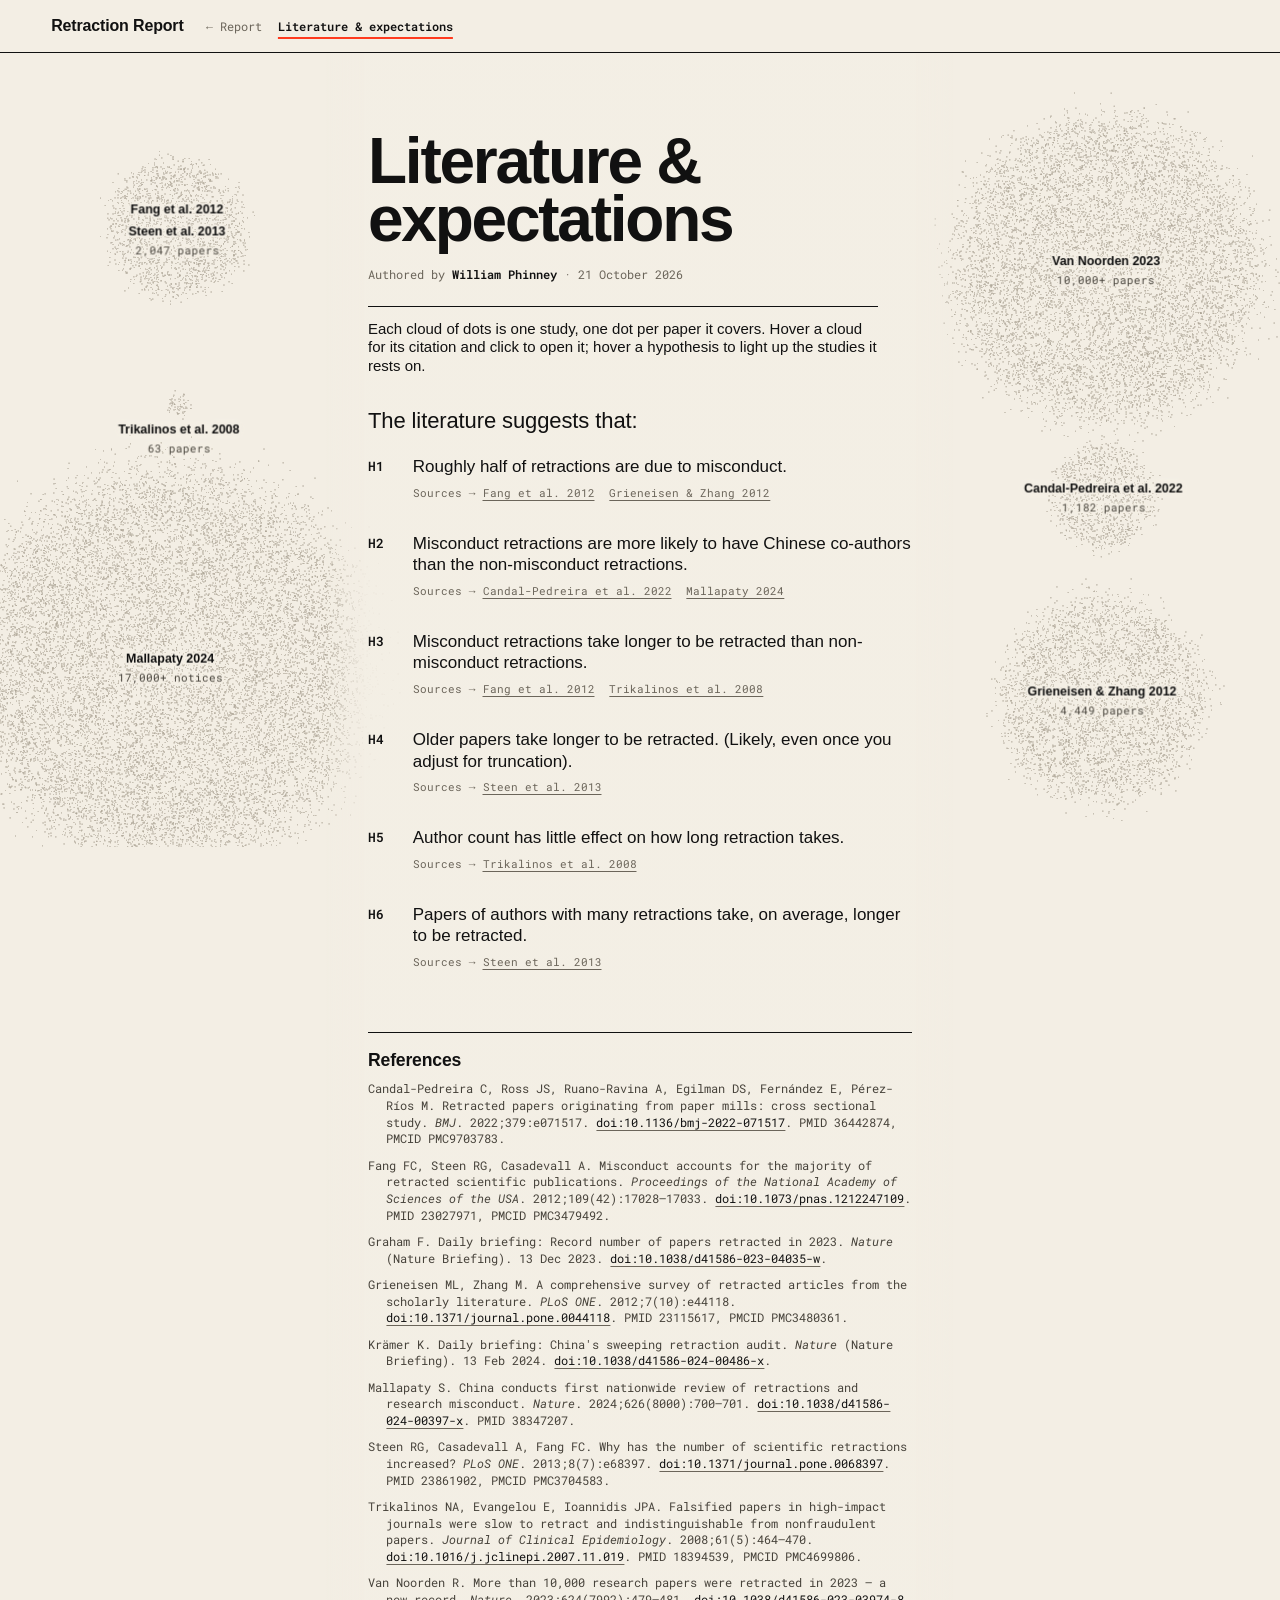
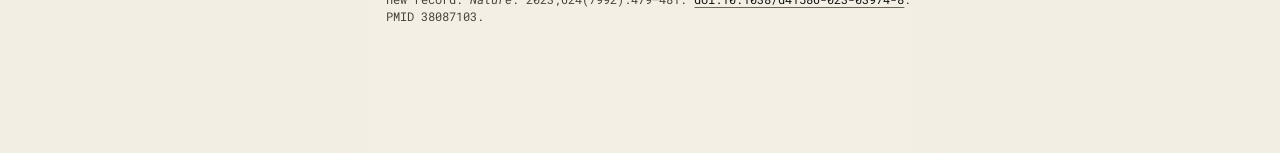
<file: literature.html>
<!doctype html>
<html lang="en">
<head>
<meta charset="utf-8">
<meta name="viewport" content="width=device-width, initial-scale=1, viewport-fit=cover">
<title>Literature &amp; expectations · Retraction Report</title>
<meta name="description" content="The seven studies behind the retraction report's hypotheses, each drawn as a swarm with one dot per paper it covers.">
<link rel="preconnect" href="https://fonts.googleapis.com">
<link rel="preconnect" href="https://fonts.gstatic.com" crossorigin>
<link rel="stylesheet" href="https://fonts.googleapis.com/css2?family=Roboto+Mono:wght@400;500;600&display=swap">
<link rel="stylesheet" href="lit/lit.css?v=20261011144722">
</head>
<body>
<div class="panelbg" aria-hidden="true"></div>
<canvas id="gl" aria-hidden="true"></canvas>

<header class="bar">
  <div class="bar-in">
    <a class="brand" href="index.html">Retraction Report</a>
    <ul class="toc">
      <li><a href="index.html">← Report</a></li>
      <li><a href="literature.html" aria-current="true">Literature &amp; expectations</a></li>
    </ul>
    <div class="tools"></div>
  </div>
</header>

<nav class="swarm-labels" id="labels" aria-label="The seven studies"></nav>
<div class="gcap" id="gcap" aria-hidden="true"></div>

<main id="centre">
  <div class="col">
    <header class="head blk">
      <h1>Literature &amp; expectations</h1>
      <p class="byline"><span>Authored by <b>William Phinney</b> · 21 October 2026</span></p>
      <p class="howto" id="howto">Each cloud of dots is one study, one dot per paper it covers. Hover a cloud for its citation and click to open it; hover a hypothesis to light up the studies it rests on.</p>
      <noscript><p class="howto">The study cards need JavaScript. The full citations are in the references below.</p></noscript>
    </header>
    
    <section class="blk" id="hypotheses">
      <div class="prose lead" id="introduction"><p>The literature suggests that:</p></div>
      <ol class="hyps">
<li class="hyp" id="h1" data-cites="fang grieneisen-zhang"><span class="hn">H1</span><div class="hb"><p>Roughly half of retractions are due to misconduct.</p><p class="hsrc">Sources → <a class="cite" href="#fang" data-study="fang">Fang et al. 2012</a> <a class="cite" href="#grieneisen-zhang" data-study="grieneisen-zhang">Grieneisen &amp; Zhang 2012</a></p></div></li>
<li class="hyp" id="h2" data-cites="candal-pedreira mallapaty"><span class="hn">H2</span><div class="hb"><p>Misconduct retractions are more likely to have Chinese co-authors than the non-misconduct retractions.</p><p class="hsrc">Sources → <a class="cite" href="#candal-pedreira" data-study="candal-pedreira">Candal-Pedreira et al. 2022</a> <a class="cite" href="#mallapaty" data-study="mallapaty">Mallapaty 2024</a></p></div></li>
<li class="hyp" id="h3" data-cites="fang trikalinos"><span class="hn">H3</span><div class="hb"><p>Misconduct retractions take longer to be retracted than non-misconduct retractions.</p><p class="hsrc">Sources → <a class="cite" href="#fang" data-study="fang">Fang et al. 2012</a> <a class="cite" href="#trikalinos" data-study="trikalinos">Trikalinos et al. 2008</a></p></div></li>
<li class="hyp" id="h4" data-cites="steen"><span class="hn">H4</span><div class="hb"><p>Older papers take longer to be retracted. (Likely, even once you adjust for truncation).</p><p class="hsrc">Sources → <a class="cite" href="#steen" data-study="steen">Steen et al. 2013</a></p></div></li>
<li class="hyp" id="h5" data-cites="trikalinos"><span class="hn">H5</span><div class="hb"><p>Author count has little effect on how long retraction takes.</p><p class="hsrc">Sources → <a class="cite" href="#trikalinos" data-study="trikalinos">Trikalinos et al. 2008</a></p></div></li>
<li class="hyp" id="h6" data-cites="steen"><span class="hn">H6</span><div class="hb"><p>Papers of authors with many retractions take, on average, longer to be retracted.</p><p class="hsrc">Sources → <a class="cite" href="#steen" data-study="steen">Steen et al. 2013</a></p></div></li>
      </ol>
    </section>

    <footer class="blk refs" id="references">
      <h2>References</h2>
      
      <ol class="reflist">
<li id="ref-candal-pedreira">Candal-Pedreira C, Ross JS, Ruano-Ravina A, Egilman DS, Fernández E, Pérez-Ríos M. Retracted papers originating from paper mills: cross sectional study. <em>BMJ</em>. 2022;379:e071517. <a href="https://doi.org/10.1136/bmj-2022-071517" target="_blank" rel="noopener">doi:10.1136/bmj-2022-071517</a>. PMID 36442874, PMCID PMC9703783.</li>
<li id="ref-fang">Fang FC, Steen RG, Casadevall A. Misconduct accounts for the majority of retracted scientific publications. <em>Proceedings of the National Academy of Sciences of the USA</em>. 2012;109(42):17028–17033. <a href="https://doi.org/10.1073/pnas.1212247109" target="_blank" rel="noopener">doi:10.1073/pnas.1212247109</a>. PMID 23027971, PMCID PMC3479492.</li>
<li>Graham F. Daily briefing: Record number of papers retracted in 2023. <em>Nature</em> (Nature Briefing). 13 Dec 2023. <a href="https://doi.org/10.1038/d41586-023-04035-w" target="_blank" rel="noopener">doi:10.1038/d41586-023-04035-w</a>.</li>
<li id="ref-grieneisen-zhang">Grieneisen ML, Zhang M. A comprehensive survey of retracted articles from the scholarly literature. <em>PLoS ONE</em>. 2012;7(10):e44118. <a href="https://doi.org/10.1371/journal.pone.0044118" target="_blank" rel="noopener">doi:10.1371/journal.pone.0044118</a>. PMID 23115617, PMCID PMC3480361.</li>
<li>Krämer K. Daily briefing: China's sweeping retraction audit. <em>Nature</em> (Nature Briefing). 13 Feb 2024. <a href="https://doi.org/10.1038/d41586-024-00486-x" target="_blank" rel="noopener">doi:10.1038/d41586-024-00486-x</a>.</li>
<li id="ref-mallapaty">Mallapaty S. China conducts first nationwide review of retractions and research misconduct. <em>Nature</em>. 2024;626(8000):700–701. <a href="https://doi.org/10.1038/d41586-024-00397-x" target="_blank" rel="noopener">doi:10.1038/d41586-024-00397-x</a>. PMID 38347207.</li>
<li id="ref-steen">Steen RG, Casadevall A, Fang FC. Why has the number of scientific retractions increased? <em>PLoS ONE</em>. 2013;8(7):e68397. <a href="https://doi.org/10.1371/journal.pone.0068397" target="_blank" rel="noopener">doi:10.1371/journal.pone.0068397</a>. PMID 23861902, PMCID PMC3704583.</li>
<li id="ref-trikalinos">Trikalinos NA, Evangelou E, Ioannidis JPA. Falsified papers in high-impact journals were slow to retract and indistinguishable from nonfraudulent papers. <em>Journal of Clinical Epidemiology</em>. 2008;61(5):464–470. <a href="https://doi.org/10.1016/j.jclinepi.2007.11.019" target="_blank" rel="noopener">doi:10.1016/j.jclinepi.2007.11.019</a>. PMID 18394539, PMCID PMC4699806.</li>
<li id="ref-van-noorden">Van Noorden R. More than 10,000 research papers were retracted in 2023 — a new record. <em>Nature</em>. 2023;624(7992):479–481. <a href="https://doi.org/10.1038/d41586-023-03974-8" target="_blank" rel="noopener">doi:10.1038/d41586-023-03974-8</a>. PMID 38087103.</li>
      </ol>
    </footer>
  </div>
</main>

<div class="tip" id="tip" role="tooltip" hidden></div>
<div class="scrim" id="scrim" hidden></div>
<section class="lcard" id="card" role="dialog" aria-modal="true" aria-labelledby="card-title" hidden></section>

<script type="application/json" id="lit-data">{"built": "2026-10-11 14:47", "sealed": false, "title": "Literature & expectations", "words": {"total": 639}, "studies": [{"slug": "fang", "swarm": "fs", "label": "Fang et al. 2012", "heading_html": "Fang, Steen &amp; Casadevall 2012 (PNAS)", "cite_html": "Fang FC, Steen RG, Casadevall A. Misconduct accounts for the majority of retracted scientific publications. <em>Proceedings of the National Academy of Sciences of the USA<\/em>. 2012;109(42):17028–17033. doi:10.1073/pnas.1212247109. PMID 23027971, PMCID PMC3479492. Published online 1 Oct 2012 (issue of 16 Oct 2012).", "authors": "Fang FC, Steen RG, Casadevall A", "year": "2012", "title_html": "Misconduct accounts for the majority of retracted scientific publications.", "journal_html": "Proceedings of the National Academy of Sciences of the USA", "url": "https://pmc.ncbi.nlm.nih.gov/articles/PMC3479492/", "url_host": "pmc.ncbi.nlm.nih.gov", "doi": "10.1073/pnas.1212247109", "access_html": "", "entry_html": "<p>The authors reviewed the cause of 2047 retracted PubMed papers published 1973-2012.<\/p>\n<p>They found that 67.4% of retractions were for misconduct. This includes 14.2% for duplicate publication, which for our purposes does not count as misconduct.<br>\nThis paper does not account for newer papers having less time, and as a result its time-to-retraction numbers are not useful to us.<br>\nThis paper gives us an estimate of the misconduct share of retractions for biomedical papers (about 53% misconduct). We can use this to help predict the misconduct share of all retractions.<\/p>", "entry_placeholder": false, "entry_target": 90, "n_label": "2,047", "what": "PubMed retractions", "feeds": ["h1", "h3"], "context": "", "same": "steen", "pairs": [{"label": "Misconduct share of retractions", "unit": "%", "who": "Fang et al. 2012", "theirs": 67.4, "theirs_txt": "67.4%", "lower_bound": false, "note": "Theirs: fraud + suspected fraud + duplicate publication + plagiarism, 2,047 PubMed retractions (published 1973-2012, retracted by 3 May 2012). Ours: the same four categories rebuilt from RW codes (Fang core), life/health non-conference papers retracted by 3 May 2012 (N = 2,419; published 2000+ only). Wider mapping: 50.5%; file's 13-code rule: 25.2%.", "sealed": false, "ours": 46.3, "ours_txt": "46.3%", "max": 100.0}, {"label": "Misconduct share, excluding duplicate publication", "unit": "%", "who": "Fang et al. 2012", "theirs": 53.2, "theirs_txt": "53.2%", "lower_bound": false, "note": "Theirs: 67.4% minus 14.2% duplicate publication = fraud + suspected fraud + plagiarism (Fang's categories overlap slightly, so approximate). Ours: any fraud, suspected-fraud or plagiarism code, same matched population (life/health, non-conference, retracted by 3 May 2012; N = 2,419). Whole file: 31.7%.", "sealed": false, "ours": 30.8, "ours_txt": "30.8%", "max": 100.0}]}, {"slug": "grieneisen-zhang", "swarm": "gz", "label": "Grieneisen & Zhang 2012", "heading_html": "Grieneisen &amp; Zhang 2012 (PLoS ONE)", "cite_html": "Grieneisen ML, Zhang M. A comprehensive survey of retracted articles from the scholarly literature. <em>PLoS ONE<\/em>. 2012;7(10):e44118. doi:10.1371/journal.pone.0044118. PMID 23115617, PMCID PMC3480361. Published 24 Oct 2012.", "authors": "Grieneisen ML, Zhang M", "year": "2012", "title_html": "A comprehensive survey of retracted articles from the scholarly literature.", "journal_html": "PLoS ONE", "url": "https://pmc.ncbi.nlm.nih.gov/articles/PMC3480361/", "url_host": "pmc.ncbi.nlm.nih.gov", "doi": "10.1371/journal.pone.0044118", "access_html": "", "entry_html": "<p>The authors surveyed 4,449 retracted papers across all fields dated between 1928 and 2011. Of the notices that gave a reason, 47% gave publishing misconduct, and 20% gave research misconduct. 13 offenders were responsible for 54% of research misconduct retractions. Retractions increased by about one order of magnitude from 2001 to 2010.<br>\nThis paper takes notices at face value, and doesn't make a strong effort to only compare like works.<br>\nThis backs up a prediction that the majority of retractions are for publishing misconduct, rather than research misconduct, likely because it is easier to catch.<\/p>", "entry_placeholder": false, "entry_target": 90, "n_label": "4,449", "what": "retracted publications", "feeds": ["h1"], "context": "", "same": null, "pairs": [{"label": "Research misconduct, share of retractions with a stated reason", "unit": "%", "who": "Grieneisen & Zhang 2012", "theirs": 20.0, "theirs_txt": "20%", "lower_bound": false, "note": "Theirs: 725/3,631 notices stating a reason (Fig. 3). Ours: fraud + ethics-approval codes, non-conference papers retracted by 22 Sep 2011 with a stated reason (N = 2,599).", "sealed": false, "ours": 18.7, "ours_txt": "18.7%", "max": 100.0}, {"label": "Publishing misconduct, share of retractions with a stated reason", "unit": "%", "who": "Grieneisen & Zhang 2012", "theirs": 47.0, "theirs_txt": "47%", "lower_bound": false, "note": "Theirs: 47% in text (Fig. 3: 1,690/3,631 = 46.5%). Ours: plagiarism + duplication + authorship + copyright/legal codes, same population.", "sealed": false, "ours": 44.8, "ours_txt": "44.8%", "max": 100.0}, {"label": "Share of research-misconduct retractions by the most-retracted authors", "unit": "%", "who": "Grieneisen & Zhang 2012", "theirs": 53.9, "theirs_txt": "53.9%", "lower_bound": false, "note": "Theirs: 13 of the top-15 researchers = 391/725 (text 54%, Table 4 title 52%). Ours: research-misconduct papers listing any of the 15 author strings with most retractions in the same window (name strings, not disambiguated). Ranking on research-misconduct papers only: 32.4%.", "sealed": false, "ours": 33.6, "ours_txt": "33.6%", "max": 100.0}]}, {"slug": "candal-pedreira", "swarm": "cp", "label": "Candal-Pedreira et al. 2022", "heading_html": "Candal-Pedreira et al. 2022 (BMJ)", "cite_html": "Candal-Pedreira C, Ross JS, Ruano-Ravina A, Egilman DS, Fernández E, Pérez-Ríos M. Retracted papers originating from paper mills: cross sectional study. <em>BMJ<\/em>. 2022;379:e071517. doi:10.1136/bmj-2022-071517. PMID 36442874, PMCID PMC9703783. Published 28 Nov 2022.", "authors": "Candal-Pedreira C, Ross JS, Ruano-Ravina A, Egilman DS, Fernández E, Pérez-Ríos M", "year": "2022", "title_html": "Retracted papers originating from paper mills: cross sectional study.", "journal_html": "BMJ", "url": "https://pmc.ncbi.nlm.nih.gov/articles/PMC9703783/", "url_host": "pmc.ncbi.nlm.nih.gov", "doi": "10.1136/bmj-2022-071517", "access_html": "", "entry_html": "<p>The authors looked at every (1182) paper-mill retraction(s) in the Retraction Watch database up to June 2022. They found that 96.8% had exclusively Chinese authors, 50.9% had 4-6 authors, that these retractions were 21.8% of all 2021 retractions, they found a median 891 days from publication to retraction, and they found that 15 journals published 69% of the papers.<br>\nThis is very useful for us, as it is our database, but it is a previous snapshot, so we should expect some change. However, we should expect many of these figures should be quite similar, particularly we can use these numbers as our guess for a) the percentage of paper-mill papers with exclusively Chinese authors and b) the percentage of paper-mill papers with 4-6 authors.<\/p>", "entry_placeholder": false, "entry_target": 90, "n_label": "1,182", "what": "paper-mill retractions", "feeds": ["h2"], "context": "", "same": null, "pairs": [{"label": "Paper-mill retractions with China as the only author country", "unit": "%", "who": "Candal-Pedreira et al. 2022", "theirs": 96.8, "theirs_txt": "96.8%", "lower_bound": false, "note": "Theirs: 1,144/1,182 (Table 1). Ours: 'Paper Mill' code, retracted by 26 Jun 2022 (N = 1,259). Any Chinese co-author: 97.8%.", "sealed": false, "ours": 96.7, "ours_txt": "96.7%", "max": 100.0}, {"label": "Paper-mill retractions with 4-6 authors", "unit": "%", "who": "Candal-Pedreira et al. 2022", "theirs": 50.9, "theirs_txt": "50.9%", "lower_bound": false, "note": "Theirs: 602/1,182 (Table 1). Ours: author_count 4-6, same population.", "sealed": false, "ours": 51.2, "ours_txt": "51.2%", "max": 100.0}, {"label": "Paper mills' share of all 2021 retractions", "unit": "%", "who": "Candal-Pedreira et al. 2022", "theirs": 21.8, "theirs_txt": "21.8%", "lower_bound": false, "note": "Theirs: 772/3,544 (RW as of June 2022). Ours: 815/3,872 retractions dated 2021 (2026 snapshot; papers published 2000+ only).", "sealed": false, "ours": 21.0, "ours_txt": "21.0%", "max": 100.0}]}, {"slug": "steen", "swarm": "fs", "label": "Steen et al. 2013", "heading_html": "Steen, Casadevall &amp; Fang 2013 (PLoS ONE)", "cite_html": "Steen RG, Casadevall A, Fang FC. Why has the number of scientific retractions increased? <em>PLoS ONE<\/em>. 2013;8(7):e68397. doi:10.1371/journal.pone.0068397. PMID 23861902, PMCID PMC3704583. Published 8 Jul 2013.", "authors": "Steen RG, Casadevall A, Fang FC", "year": "2013", "title_html": "Why has the number of scientific retractions increased?", "journal_html": "PLoS ONE", "url": "https://pmc.ncbi.nlm.nih.gov/articles/PMC3704583/", "url_host": "pmc.ncbi.nlm.nih.gov", "doi": "10.1371/journal.pone.0068397", "access_html": "", "entry_html": "<p>Authors looked at 2047 retracted PubMed papers published 1973-2012. They found that the mean time to retraction was 49.82 months for papers published up to 2002 vs 23.82 after (p &lt; 0.0001). Authors with more than 5 retractions wait longer: 52.36 vs 28.03 months.<br>\nThey do not adjust for newer papers having less time to be retracted, which means that this information is less valuable than it may appear.<br>\nThis supports papers being retracted more quickly the newer they are, but only loosely, due to the lack of highly necessary controls.<\/p>", "entry_placeholder": false, "entry_target": 90, "n_label": "2,047", "what": "PubMed retractions", "feeds": ["h4", "h6"], "context": "", "same": "fang", "pairs": [{"label": "Mean months to retraction, published up to 2002", "unit": "months", "who": "Steen et al. 2013", "theirs": 49.82, "theirs_txt": "49.82 months", "lower_bound": false, "note": "Theirs: published 1973-2002, n = 714. Ours: published 2000-2002, life/health non-conference, retracted by 3 May 2012 (n = 322). In a common 3-year window (all rows): 11.04.", "sealed": false, "ours": 53.71, "ours_txt": "53.71 months", "max": 60}, {"label": "Mean months to retraction, published after 2002", "unit": "months", "who": "Steen et al. 2013", "theirs": 23.82, "theirs_txt": "23.82 months", "lower_bound": false, "note": "Theirs: n = 1,333. Ours: published 2003-2012, same population (n = 2,097). In a common 3-year window (all rows, cohorts 2003-2021): 10.96.", "sealed": false, "ours": 22.27, "ours_txt": "22.27 months", "max": 60}, {"label": "Share of retractions by authors with more than 5 retractions", "unit": "%", "who": "Steen et al. 2013", "theirs": 20.0, "theirs_txt": "20.0%", "lower_bound": false, "note": "Theirs: 409/2,047, first authors disambiguated by hand. Ours: first-listed author string has >5 retractions within the matched population (name strings; namesakes merge). Whole file: 20.5%.", "sealed": false, "ours": 12.6, "ours_txt": "12.6%", "max": 100.0}]}, {"slug": "trikalinos", "swarm": "tr", "label": "Trikalinos et al. 2008", "heading_html": "Trikalinos, Evangelou &amp; Ioannidis 2008 (J Clin Epidemiol)", "cite_html": "Trikalinos NA, Evangelou E, Ioannidis JPA. Falsified papers in high-impact journals were slow to retract and indistinguishable from nonfraudulent papers. <em>Journal of Clinical Epidemiology<\/em>. 2008;61(5):464–470. doi:10.1016/j.jclinepi.2007.11.019. PMID 18394539, PMCID PMC4699806 (NIH author manuscript NIHMS746452, posted in PMC on 4 Jan 2016).", "authors": "Trikalinos NA, Evangelou E, Ioannidis JPA", "year": "2008", "title_html": "Falsified papers in high-impact journals were slow to retract and indistinguishable from nonfraudulent papers.", "journal_html": "Journal of Clinical Epidemiology", "url": "https://pmc.ncbi.nlm.nih.gov/articles/PMC4699806/", "url_host": "pmc.ncbi.nlm.nih.gov", "doi": "10.1016/j.jclinepi.2007.11.019", "access_html": "Read from the NIH author manuscript in PubMed Central. The publisher's typeset version is paywalled and was not seen.", "entry_html": "<p>The authors looked at 63 retracted papers in highly-cited journals, 1980-2006. It concluded that retraction took 79 months if a senior researcher was implicated, vs. 22 for a junior one. Multinational author teams were more common among falsified papers (35% vs 22% of neighbours, P = 0.049). But the number of authors had no effect on timing (P = 0.47), and neither did multinational authorship (P = 0.90).<br>\nThe main useful prediction to take from this (given the small n and differing sample pool) is that author-count should not matter significantly when predicting time-to-retraction.<\/p>", "entry_placeholder": false, "entry_target": 90, "n_label": "63", "what": "falsified papers", "feeds": ["h3", "h5"], "context": "", "same": null, "pairs": [{"label": "Median months to retraction, falsified papers in top journals", "unit": "months", "who": "Trikalinos et al. 2008", "theirs": 28.0, "theirs_txt": "28 months", "lower_bound": false, "note": "Theirs: 63 papers, 21 top-cited journals, retracted 1980 to Mar 2006 (Kaplan-Meier median of retracted papers). Ours: 6 fraud codes in the same journals, all years in file (n = 147). Window-matched (retracted by Mar 2006): 16.6 months, n = 15.", "sealed": false, "ours": 59.1, "ours_txt": "59.1 months", "max": 80}, {"label": "Multinational authorship among falsified retracted papers", "unit": "%", "who": "Trikalinos et al. 2008", "theirs": 35.0, "theirs_txt": "35%", "lower_bound": false, "note": "Theirs: 22/63 retracted vs 22% of matched controls. Ours: 2+ listed countries, same population; no controls exist in the file; all retractions in the same journals: 34.3%.", "sealed": false, "ours": 40.4, "ours_txt": "40.4%", "max": 100.0}]}, {"slug": "van-noorden", "swarm": "vn", "label": "Van Noorden 2023", "heading_html": "Van Noorden 2023 (Nature)", "cite_html": "Van Noorden R. More than 10,000 research papers were retracted in 2023 — a new record. <em>Nature<\/em>. 2023;624(7992):479–481. doi:10.1038/d41586-023-03974-8. PMID 38087103. News article, published online 12 Dec 2023.", "authors": "Van Noorden R", "year": "2023", "title_html": "More than 10,000 research papers were retracted in 2023 — a new record.", "journal_html": "Nature", "url": "https://www.nature.com/articles/d41586-023-03974-8", "url_host": "www.nature.com", "doi": "10.1038/d41586-023-03974-8", "access_html": "Paywalled: only the opening of the article (headline, standfirst and first paragraph) was readable. The Hindawi figure (more than 8,000 retractions in 2023) comes from Nature's free <a href=\"https://doi.org/10.1038/d41586-023-04035-w\" target=\"_blank\" rel=\"noopener\">Daily Briefing of 13 Dec 2023<\/a>, not from the article itself.", "entry_html": "<p>Reported that more than 10000 retractions were issued in 2023, a record.<\/p>\n<p>Importantly for us, Hindawi pulled more than 8,000 papers that year, and this should show up in the data.<\/p>", "entry_placeholder": false, "entry_target": 90, "n_label": "10,000+", "what": "retractions in 2023", "feeds": [], "context": "Trends section (2023 record, Hindawi)", "same": null, "pairs": [{"label": "Retractions issued in 2023", "unit": "papers", "who": "Van Noorden 2023", "theirs": 10000.0, "theirs_txt": "10,000+", "lower_bound": true, "note": "Theirs: 'more than 10,000' (headline). Ours: rows with retraction_date in 2023; papers published 2000+ only, RW snapshot of 2026.", "sealed": false, "ours": 13193.0, "ours_txt": "13,193", "max": 15000.0}, {"label": "Hindawi retractions in 2023", "unit": "papers", "who": "Van Noorden 2023", "theirs": 8000.0, "theirs_txt": "8,000+", "lower_bound": true, "note": "Theirs: 'more than 8,000' (Nature Briefing, 13 Dec 2023; secondary, the article itself is paywalled). Ours: publisher == 'Hindawi', retraction_date in 2023.", "sealed": false, "ours": 9673.0, "ours_txt": "9,673", "max": 15000.0}]}, {"slug": "mallapaty", "swarm": "ml", "label": "Mallapaty 2024", "heading_html": "Mallapaty 2024 (Nature)", "cite_html": "Mallapaty S. China conducts first nationwide review of retractions and research misconduct. <em>Nature<\/em>. 2024;626(8000):700–701. doi:10.1038/d41586-024-00397-x. PMID 38347207. News, published online 12 Feb 2024. The page credits the data analysis to Richard Van Noorden.", "authors": "Mallapaty S", "year": "2024", "title_html": "China conducts first nationwide review of retractions and research misconduct.", "journal_html": "Nature", "url": "https://www.nature.com/articles/d41586-024-00397-x", "url_host": "www.nature.com", "doi": "10.1038/d41586-024-00397-x", "access_html": "", "entry_html": "<p>Reported that China ordered a nationwide audit in late 2023, and this pushed more retractions, especially for misconduct; more than 17000 retractions with Chinese co-authors have occurred since 2021 in English-language journals.<\/p>\n<p>This would seem to predict a high percentage of Chinese authorship for recent retractions.<\/p>", "entry_placeholder": false, "entry_target": 90, "n_label": "17,000+", "what": "retraction notices", "feeds": ["h2"], "context": "", "same": null, "pairs": [{"label": "Retractions with Chinese co-authors, Jan 2021 to Feb 2024", "unit": "papers", "who": "Mallapaty 2024", "theirs": 17000.0, "theirs_txt": "17,000+", "lower_bound": true, "note": "Theirs: 'more than 17,000' retraction notices, English-language journals (standfirst + Nature Briefing). Ours: rows listing China, retraction_date 2021-01-01 to 2024-02-12, papers published 2000+.", "sealed": false, "ours": 17231.0, "ours_txt": "17,231", "max": 20000}]}], "swarms": [{"id": "fs", "n": 2047, "n_label": "2,047", "what": "PubMed retractions", "caption": "2,047 PubMed retractions, one dot each. Fang 2012 and Steen 2013 analyse the same database.", "studies": ["fang", "steen"]}, {"id": "gz", "n": 4449, "n_label": "4,449", "what": "retracted publications", "caption": "4,449 retracted publications from 42 sources, one dot each.", "studies": ["grieneisen-zhang"]}, {"id": "cp", "n": 1182, "n_label": "1,182", "what": "paper-mill retractions", "caption": "1,182 paper-mill retractions in the Retraction Watch database, one dot each.", "studies": ["candal-pedreira"]}, {"id": "tr", "n": 63, "n_label": "63", "what": "falsified papers", "caption": "63 falsified papers in top-cited journals, one dot each.", "studies": ["trikalinos"]}, {"id": "vn", "n": 10000, "n_label": "10,000+", "what": "retractions in 2023", "caption": "More than 10,000 retractions in 2023, drawn as 10,000 dots (a lower bound).", "studies": ["van-noorden"]}, {"id": "ml", "n": 17000, "n_label": "17,000+", "what": "retraction notices", "caption": "More than 17,000 retraction notices with Chinese co-authors, Jan 2021 to Feb 2024, drawn as 17,000 dots (a lower bound).", "studies": ["mallapaty"]}], "hyps": [{"id": "h1", "cites": ["fang", "grieneisen-zhang"], "placeholder": false}, {"id": "h2", "cites": ["candal-pedreira", "mallapaty"], "placeholder": false}, {"id": "h3", "cites": ["fang", "trikalinos"], "placeholder": false}, {"id": "h4", "cites": ["steen"], "placeholder": false}, {"id": "h5", "cites": ["trikalinos"], "placeholder": false}, {"id": "h6", "cites": ["steen"], "placeholder": false}]}</script>
<script src="lit/lit.js?v=20261011144722"></script>
</body>
</html>
</file>
<file: lit/lit.css>
/* Literature page. Same tokens and type as the report (index.html): Type Garden "Paper" palette, MIT typography
   (Neue Haas Grotesk Display above 20px, Text at 20px and below; Helvetica Neue / Arial fallbacks), Roboto Mono
   for data and UI labels. Behind the centre column, one swarm of dots per study, one dot per paper it covers. */
:root{
  --paper:#F3EEE4;   /* Paper background */
  --ink:#111111;     /* Paper type; also the spotlight colour */
  --flower:#FF3B1F;  /* Paper flower: the accent for "active" */
  --leaf:#1C2B8F;    /* Paper stem & leaf */
  --petal:#FFD2C4;   /* Paper flower line: hover, selection */
  --ink-2:#47433B; --ink-3:#6B655A; --rule:#D8CFBF; --card:#FAF7F1;
  --neutral:#5C564C;
  --ctx:#CDC3B2;     /* dots at rest */
  --pend:#ABA394;
  --dim:#E2DBCF;
  --shadow:rgba(17,17,17,.13);
  --display:"neue-haas-grotesk-display","Neue Haas Grotesk Display Pro","Neue Haas Grotesk Display","Helvetica Neue",Helvetica,Arial,sans-serif;
  --text:"neue-haas-grotesk-text","Neue Haas Grotesk Text Pro","Neue Haas Grotesk Text","Helvetica Neue",Helvetica,Arial,sans-serif;
  --mono:"Roboto Mono",ui-monospace,Menlo,Consolas,monospace;
  --col-left:max(16px,4vw); --bar-h:52px;
  --col-w:min(34rem,44vw);
  --halo:2px 0 0 var(--paper),-2px 0 0 var(--paper),0 2px 0 var(--paper),0 -2px 0 var(--paper),
    1.5px 1.5px 0 var(--paper),-1.5px 1.5px 0 var(--paper),1.5px -1.5px 0 var(--paper),-1.5px -1.5px 0 var(--paper),
    0 0 6px var(--paper),0 0 10px var(--paper);   /* labels over dots: a paper-coloured ring, no box */
  --panel-h:0px;     /* phones: height of the swarm panel under the top bar (set by lit.js) */
  color-scheme:light;
}

*,*::before,*::after{box-sizing:border-box}
[hidden]{display:none!important}
html{scroll-padding-top:calc(var(--bar-h) + var(--panel-h) + 24px)}
body{margin:0;background:var(--paper);color:var(--ink);font:400 1.0625rem/1.25 var(--text);-webkit-font-smoothing:antialiased;overflow-x:hidden;min-height:100vh}
a{color:inherit;text-decoration-thickness:1px;text-underline-offset:3px;text-decoration-color:var(--ink-3)}
a:hover{text-decoration-color:var(--ink)}
:focus-visible{outline:2px solid var(--ink);outline-offset:2px}
p{margin:0 0 .9em}
::selection{background:var(--petal)}

/* ---------- the field ---------- */
#gl{position:fixed;inset:0;width:100vw;height:100vh;display:block;z-index:0}
.panelbg{display:none}

/* ---------- top bar (same as the report) ---------- */
.bar{position:fixed;top:0;left:0;right:0;z-index:20;padding-top:env(safe-area-inset-top,0px);background:var(--paper);border-bottom:1px solid var(--ink)}
.bar-in{height:var(--bar-h);display:flex;align-items:center;gap:1.4rem;padding-inline:var(--col-left)}
.brand{font:700 1rem/1 var(--text);letter-spacing:-.01em;text-decoration:none;white-space:nowrap}
.toc{display:flex;gap:1rem;list-style:none;margin:0;padding:0;flex:1;min-width:0}
.toc a{font:400 .72rem/1 var(--mono);color:var(--ink-3);text-decoration:none;white-space:nowrap;padding:.4rem 0}
.toc a:hover{color:var(--ink)}
.toc a[aria-current="true"]{color:var(--ink);font-weight:600;text-decoration:underline;text-decoration-color:var(--flower);text-decoration-thickness:2px;text-underline-offset:6px}
.tools{display:flex;align-items:center;gap:.6rem;margin-left:auto;min-width:0}
.sealed-flag{font:500 .68rem/1 var(--mono);color:var(--ink-2);border:1px dashed var(--ink-3);padding:.4rem .55rem;white-space:nowrap}

/* ---------- centre column ---------- */
main{position:relative;z-index:2;pointer-events:none;transition:opacity .35s ease}
main .blk{pointer-events:auto}
.col{width:var(--col-w);margin:0 auto;padding:calc(var(--bar-h) + 9vh) 2.6rem 8rem;
  background:linear-gradient(90deg,rgba(243,238,228,0) 0,rgba(243,238,228,.9) 2.4rem,rgba(243,238,228,.9) calc(100% - 2.4rem),rgba(243,238,228,0) 100%);
  min-height:100vh;box-sizing:content-box}
h1,h2,h3{text-wrap:balance}
h1{font:700 clamp(2.9rem,5vw,4.6rem)/.9 var(--display);letter-spacing:-.035em;margin:0 0 1.2rem}
h2{font:700 clamp(1.6rem,2.4vw,2.2rem)/.95 var(--display);letter-spacing:-.03em;margin:2.6rem 0 1rem}
.prose{max-width:34em}
.prose p,.prose li{font:400 1.0625rem/1.25 var(--text)}
.prose ul,.prose ol{padding-left:1.2em;margin:0 0 .9em}
.prose blockquote{margin:0 0 .9em;padding-left:.9em;border-left:2px solid var(--ink)}
.byline{display:flex;flex-wrap:wrap;gap:.3rem 1.2rem;font:400 .72rem/1.4 var(--mono);color:var(--ink-3);margin:0 0 1.4rem}
.byline b{color:var(--ink);font-weight:600;font-variant-numeric:tabular-nums}
.howto{font:400 .9375rem/1.25 var(--text);color:var(--ink);border-top:1px solid var(--ink);padding-top:.8rem;margin:0 0 2rem;max-width:34em}
.tbd,.prose .tbd,.lcard .entry .tbd{font:400 .72rem/1.4 var(--mono);color:var(--ink-3);border:1px dashed var(--pend);padding:.55rem .7rem;margin:0 0 .9em;max-width:34em}

/* author names in the student's text are links to their study cards */
a.cite{text-decoration:underline;text-decoration-color:var(--ink-3);text-decoration-thickness:1px;text-underline-offset:3px}
a.cite:hover,a.cite.on{text-decoration-color:var(--ink);background:var(--petal)}

/* hypotheses */
.prose.lead p{font:400 1.375rem/1.15 var(--text);letter-spacing:-.005em;margin:0 0 1.1rem}
.hyps{list-style:none;padding:0;margin:0;display:grid;gap:1rem;max-width:34em}
.hyp{display:grid;grid-template-columns:2.6rem 1fr;gap:.2rem;padding:.35rem 0;border-radius:2px;scroll-margin-top:30vh}
.hn{font:600 .8rem/1.6 var(--mono)}
.hb p{margin:0 0 .45em}
.hb .ht{font-weight:700}
.hsrc{font:400 .7rem/1.4 var(--mono);color:var(--ink-3);margin:.15rem 0 0}
.hsrc a.cite{margin-right:.7em}
.hsrc.none{font-style:normal}
.hyp .hb > p:not(.hsrc):not(.tbd){text-decoration:underline;text-decoration-color:transparent;text-decoration-thickness:3px;text-underline-offset:4px;text-decoration-skip-ink:none;transition:text-decoration-color .15s ease}
.hyp.cited .hb > p:not(.hsrc):not(.tbd){text-decoration-color:var(--flower)}
.hyp.cited .hn{color:var(--flower)}
.hyp.cited .tbd{border-color:var(--flower);color:var(--ink)}
.hyp.lit{background:var(--petal);box-shadow:0 0 0 .4rem var(--petal)}
.hyp.flash{animation:flash 1.6s ease}
@keyframes flash{0%,40%{background:var(--petal);box-shadow:0 0 0 .4rem var(--petal)}100%{background:transparent;box-shadow:0 0 0 .4rem transparent}}

.refs{margin-top:3.2rem;border-top:1px solid var(--ink);padding-top:.2rem;max-width:34em}
.refs h2{font-size:1.1rem;letter-spacing:-.01em;margin:1rem 0 .8rem}
.refs .prose p,.refs .prose li{font:400 .78rem/1.45 var(--mono);color:var(--ink-2)}
.reflist{list-style:none;padding:0;margin:0;display:grid;gap:.6rem}
.reflist li{font:400 .72rem/1.45 var(--mono);color:var(--ink-2);padding-left:1.6em;text-indent:-1.6em;overflow-wrap:anywhere}
.reflist em{font-style:italic}
.reflist a{color:var(--ink)}

/* ---------- swarm labels (the focusable handles of each swarm) ---------- */
.swarm-labels{position:fixed;inset:0;z-index:3;pointer-events:none}
.sl{position:absolute;left:0;top:0;display:flex;flex-direction:column;align-items:center;gap:.15rem;pointer-events:none;will-change:transform;transition:opacity .3s ease}
.sl button{pointer-events:auto;font:700 .78rem/1.1 var(--text);color:var(--ink);background:none;border:0;padding:.18rem .3rem;cursor:pointer;white-space:nowrap;text-shadow:var(--halo)}
.sl button:hover,.sl button.on{text-decoration:underline;text-decoration-thickness:2px;text-underline-offset:3px;text-decoration-color:var(--flower)}
.sl .n{font:400 .66rem/1.2 var(--mono);color:var(--ink-2);white-space:nowrap;text-shadow:var(--halo)}
.sl.on .n{color:var(--ink)}
.sl.off{opacity:0}
.sl.off button{pointer-events:none}

/* caption under the gathered swarm */
.gcap{position:fixed;z-index:3;left:0;top:0;transform:translateX(-50%);font:400 .7rem/1.45 var(--mono);color:var(--ink-2);text-align:center;max-width:22rem;pointer-events:none;opacity:0;transition:opacity .3s ease}
.gcap b{color:var(--ink);font-weight:600}
.gcap.on{opacity:1}

/* ---------- tooltip ---------- */
.tip{position:fixed;z-index:30;left:0;top:0;width:min(340px,calc(100vw - 32px));background:var(--card);color:var(--ink);border:1px solid var(--ink);box-shadow:6px 6px 0 var(--shadow);padding:.75rem .85rem .8rem;font:400 .72rem/1.45 var(--mono);pointer-events:none}
.tip .tn{font-weight:600;color:var(--ink);margin-bottom:.45rem}
.tip .tc{font:400 .8125rem/1.3 var(--text);margin:0 0 .5rem}
.tip .tc b{font-weight:700}
.tip .tc i{font-style:italic}
.tip .tf{color:var(--ink-2)}
.tip .th{margin-top:.45rem;color:var(--ink-3)}

/* ---------- card ---------- */
.scrim{position:fixed;inset:0;z-index:9;background:transparent;cursor:default}
.lcard:focus{outline:none}
.lcard .ncap{display:none}
.lcard .entry{border-top:1px solid var(--ink);padding-top:.85rem;margin-top:1rem}
body.carded main{opacity:.05}
body.carded main .blk{pointer-events:none}
.lcard{position:fixed;z-index:10;left:0;top:0;width:var(--card-w,520px);max-height:calc(100vh - var(--bar-h) - 40px);overflow:auto;overscroll-behavior:contain;
  background:var(--card);border:1px solid var(--ink);box-shadow:6px 6px 0 var(--shadow);padding:1.1rem 1.3rem 1rem;transition:opacity .25s ease}
.lcard.swap{opacity:0}
.lcard .ctop{display:flex;align-items:center;justify-content:space-between;gap:1rem;font:400 .7rem/1 var(--mono);color:var(--ink-3);margin:0 0 .9rem}
.lcard .x{font:500 .95rem/1 var(--mono);background:none;border:1px solid transparent;color:var(--ink);cursor:pointer;width:2.1rem;height:2.1rem;margin:-.45rem -.6rem -.45rem 0}
.lcard .x:hover{border-color:var(--ink)}
.lcard h2{font:700 clamp(1.5rem,2.2vw,1.9rem)/.95 var(--display);letter-spacing:-.025em;margin:0 0 .8rem}
.lcard h3{font:700 .9375rem/1.15 var(--text);margin:1.3rem 0 .6rem;padding-top:.8rem;border-top:1px solid var(--ink)}
.lcard .cit{font:400 .75rem/1.45 var(--mono);color:var(--ink-2);margin:0 0 .5rem}
.lcard .cit em{font-style:italic}
.lcard .lnk{font:400 .72rem/1.4 var(--mono);margin:0 0 .4rem;display:flex;flex-wrap:wrap;gap:.2rem 1.1rem}
.lcard .acc{font:400 .72rem/1.45 var(--mono);color:var(--ink);background:var(--paper);border-left:2px solid var(--ink);padding:.5rem .65rem;margin:.7rem 0 0}
.lcard .same{font:400 .72rem/1.4 var(--mono);color:var(--ink-2);margin:.6rem 0 0}
.lcard .entry p,.lcard .entry li{font:400 1rem/1.3 var(--text)}
.lcard .entry ul,.lcard .entry ol{padding-left:1.2em}
.lcard .feeds{font:400 .75rem/1.4 var(--mono);color:var(--ink-2);margin:1.1rem 0 0;display:flex;flex-wrap:wrap;gap:.3rem .9rem;align-items:baseline}
.lcard .feeds a{font-weight:600;color:var(--ink)}
.lcard .nav{display:grid;grid-template-columns:1fr auto 1fr;align-items:center;gap:.6rem;margin:1.2rem -1.3rem -1rem;padding:.6rem 1.3rem;border-top:1px solid var(--ink);font:400 .72rem/1.2 var(--mono);position:sticky;bottom:-1rem;background:var(--card)}
.lcard .nav button{font:500 .72rem/1.2 var(--mono);color:var(--ink);background:none;border:0;cursor:pointer;padding:.45rem 0;text-align:left}
.lcard .nav button:last-child{text-align:right}
.lcard .nav button:hover span{text-decoration:underline;text-underline-offset:3px}
.lcard .nav .ar{font-size:1.05rem;line-height:0;vertical-align:-.08em}
.lcard .nav .pos{color:var(--ink-3);text-align:center;font-variant-numeric:tabular-nums}

/* their number next to ours: one scale per unit within a card */
.pair{margin:0 0 1.05rem}
.pair h4{font:700 .8125rem/1.25 var(--text);margin:0 0 .4rem}
.prow{display:grid;grid-template-columns:var(--who-w,8.2rem) 1fr;align-items:center;gap:.6rem;min-height:1.5rem}
.prow .who{font:400 .68rem/1.2 var(--mono);color:var(--ink-2);text-align:right}
.prow .track{position:relative;height:1.5rem;margin-right:5.4rem;border-left:1px solid var(--ink)}
.prow .bar{position:absolute;left:0;top:50%;height:12px;transform:translateY(-50%);border-radius:0 4px 4px 0}
.prow.theirs .bar{background:var(--ink-3)}
.prow.ours .bar{background:var(--ink)}
.prow .val{position:absolute;top:50%;transform:translateY(-50%);margin-left:6px;font:500 .72rem/1 var(--mono);color:var(--ink);white-space:nowrap;font-variant-numeric:tabular-nums}
.prow .bar.lb::after{content:"";position:absolute;left:100%;top:50%;width:12px;border-top:2px dotted var(--ink-3);transform:translateY(-50%)}
.prow.sealed .track{height:auto;margin-right:0;border-left:1px solid var(--ink)}
.prow .seal{display:block;font:400 .66rem/1.3 var(--mono);color:var(--ink-2);background:repeating-linear-gradient(135deg,var(--dim) 0 6px,#EAE4D9 6px 12px);border:1px dashed var(--pend);border-left:0;padding:.3rem .5rem;margin:.15rem 0}
.pair .def{font:400 .66rem/1.45 var(--mono);color:var(--ink-3);margin:.35rem 0 0}
.pairs-note{font:400 .66rem/1.45 var(--mono);color:var(--ink-3);margin:-.2rem 0 .8rem}

/* ---------- phones and narrow windows: the swarms sit in a panel under the top bar ---------- */
@media (max-width:899px){
  .panelbg{display:block;position:fixed;left:0;right:0;top:0;height:calc(var(--bar-h) + var(--panel-h));background:var(--paper);border-bottom:1px solid var(--ink);z-index:1}
  #gl{z-index:2;pointer-events:none}
  .swarm-labels{z-index:4}
  .gcap{z-index:4}
  main{z-index:0}
  .col{width:auto;margin:0 16px;padding:calc(var(--bar-h) + var(--panel-h) + 1.4rem) 0 6rem;background:none}
  .bar-in{gap:.9rem;padding-inline:16px}
  .brand{display:none}
  h1{font-size:2.6rem}
  .sl button{font-size:.7rem;padding:.12rem .2rem}
  .sl .n{font-size:.58rem;line-height:1.1}
  .sl{gap:0}
  .lcard{left:0!important;right:0;top:calc(var(--bar-h) + var(--panel-h))!important;bottom:0;width:auto;max-height:none;border-left:0;border-right:0;border-bottom:0;box-shadow:none;padding:1rem 16px 0}
  .lcard .nav{margin:1.2rem -16px 0;padding:.6rem 16px calc(.6rem + env(safe-area-inset-bottom,0px));bottom:0}
  .prow{grid-template-columns:var(--who-w,7.4rem) 1fr}
  .prow .track{margin-right:4.8rem}
  .lcard .ncap{display:block}
}
@media (prefers-reduced-motion:reduce){
  main,.sl,.gcap,.lcard,a.cite,.hyp .hb > p{transition:none!important}
  .hyp.flash{animation:none;background:var(--petal)}
}
</file>
